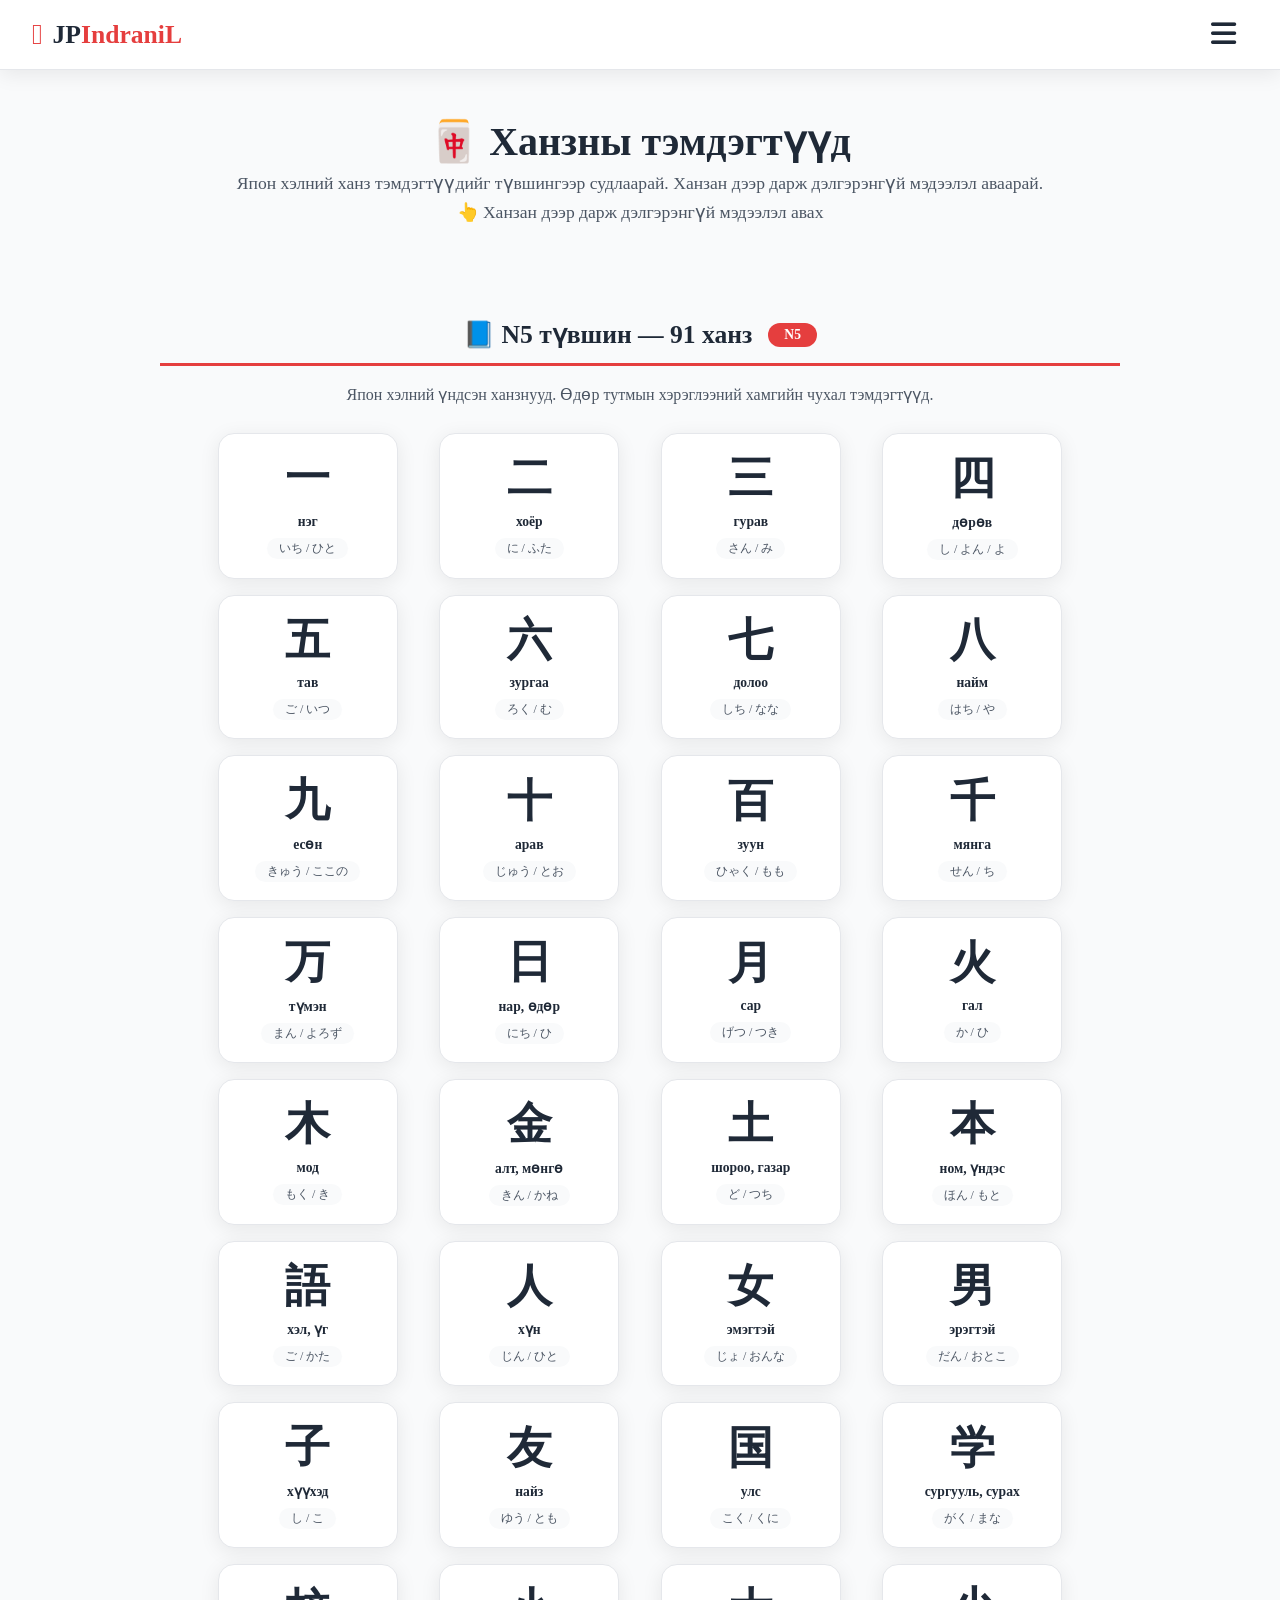
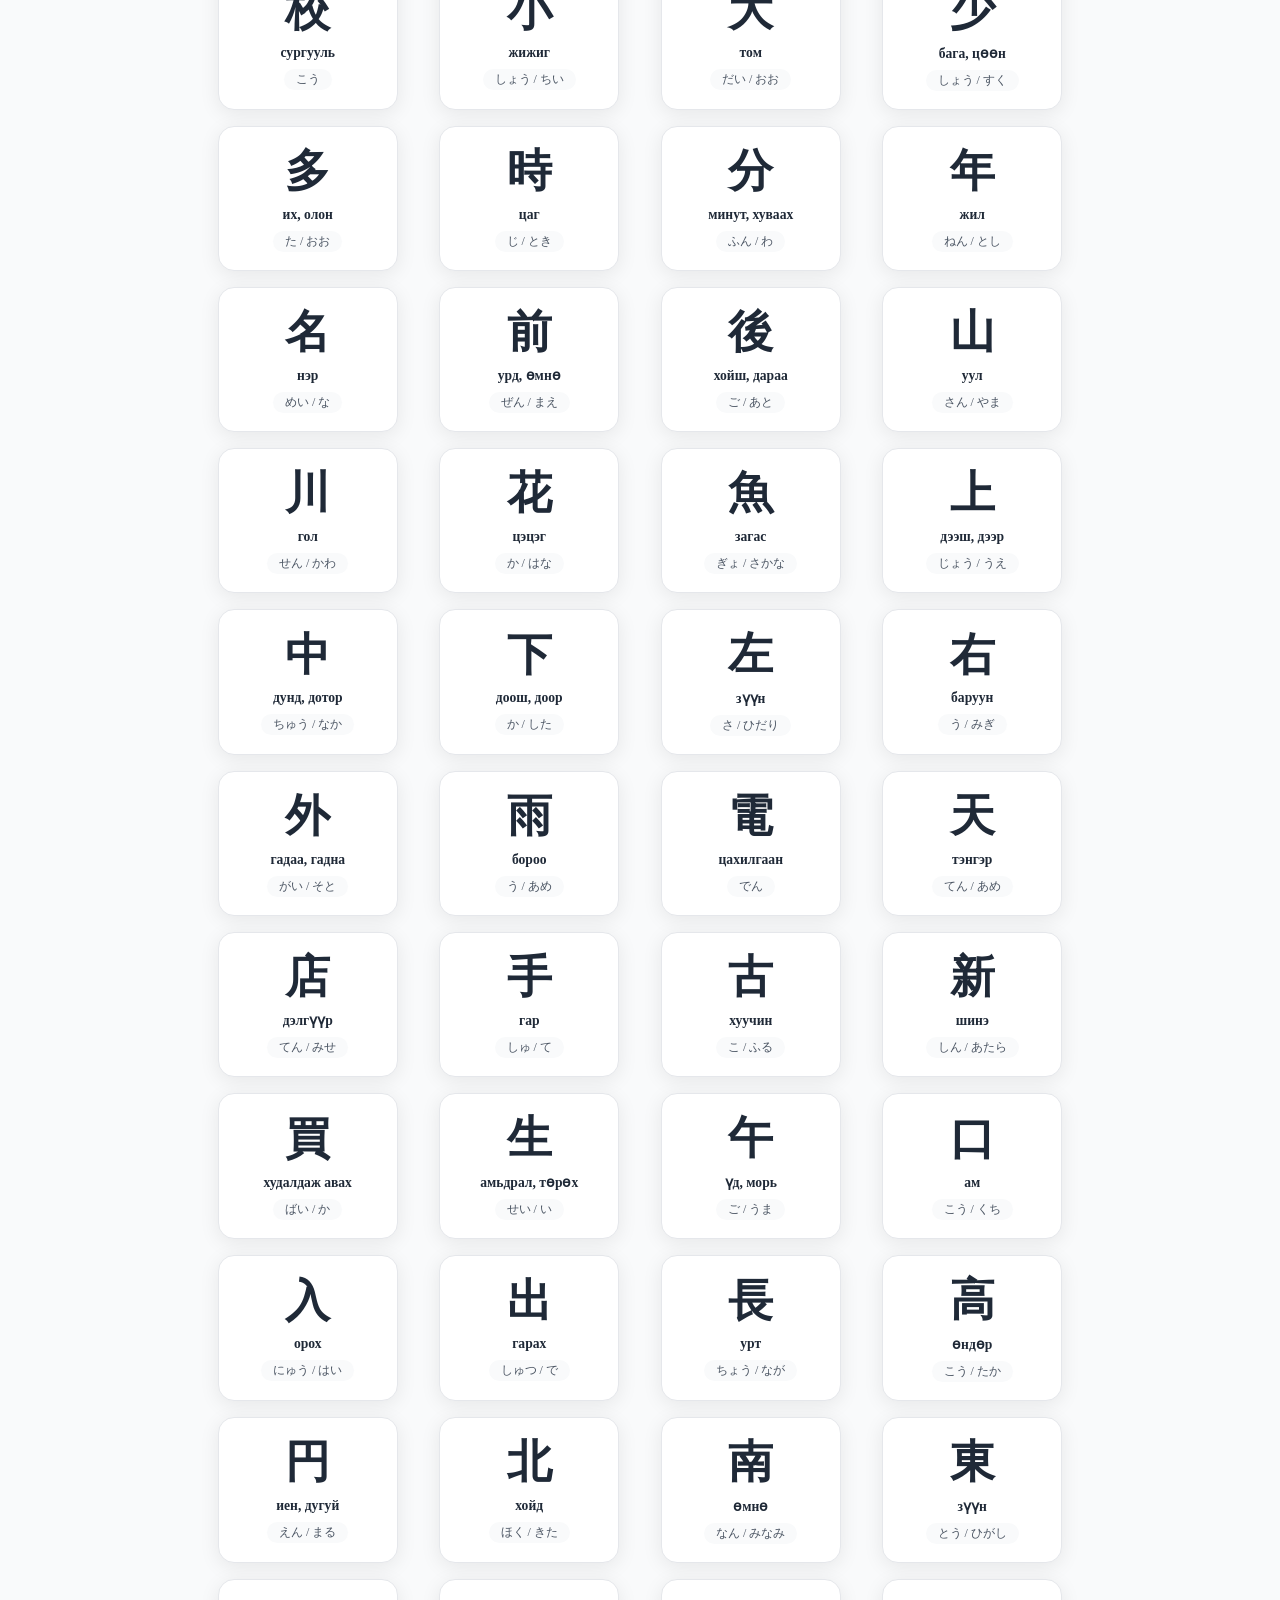
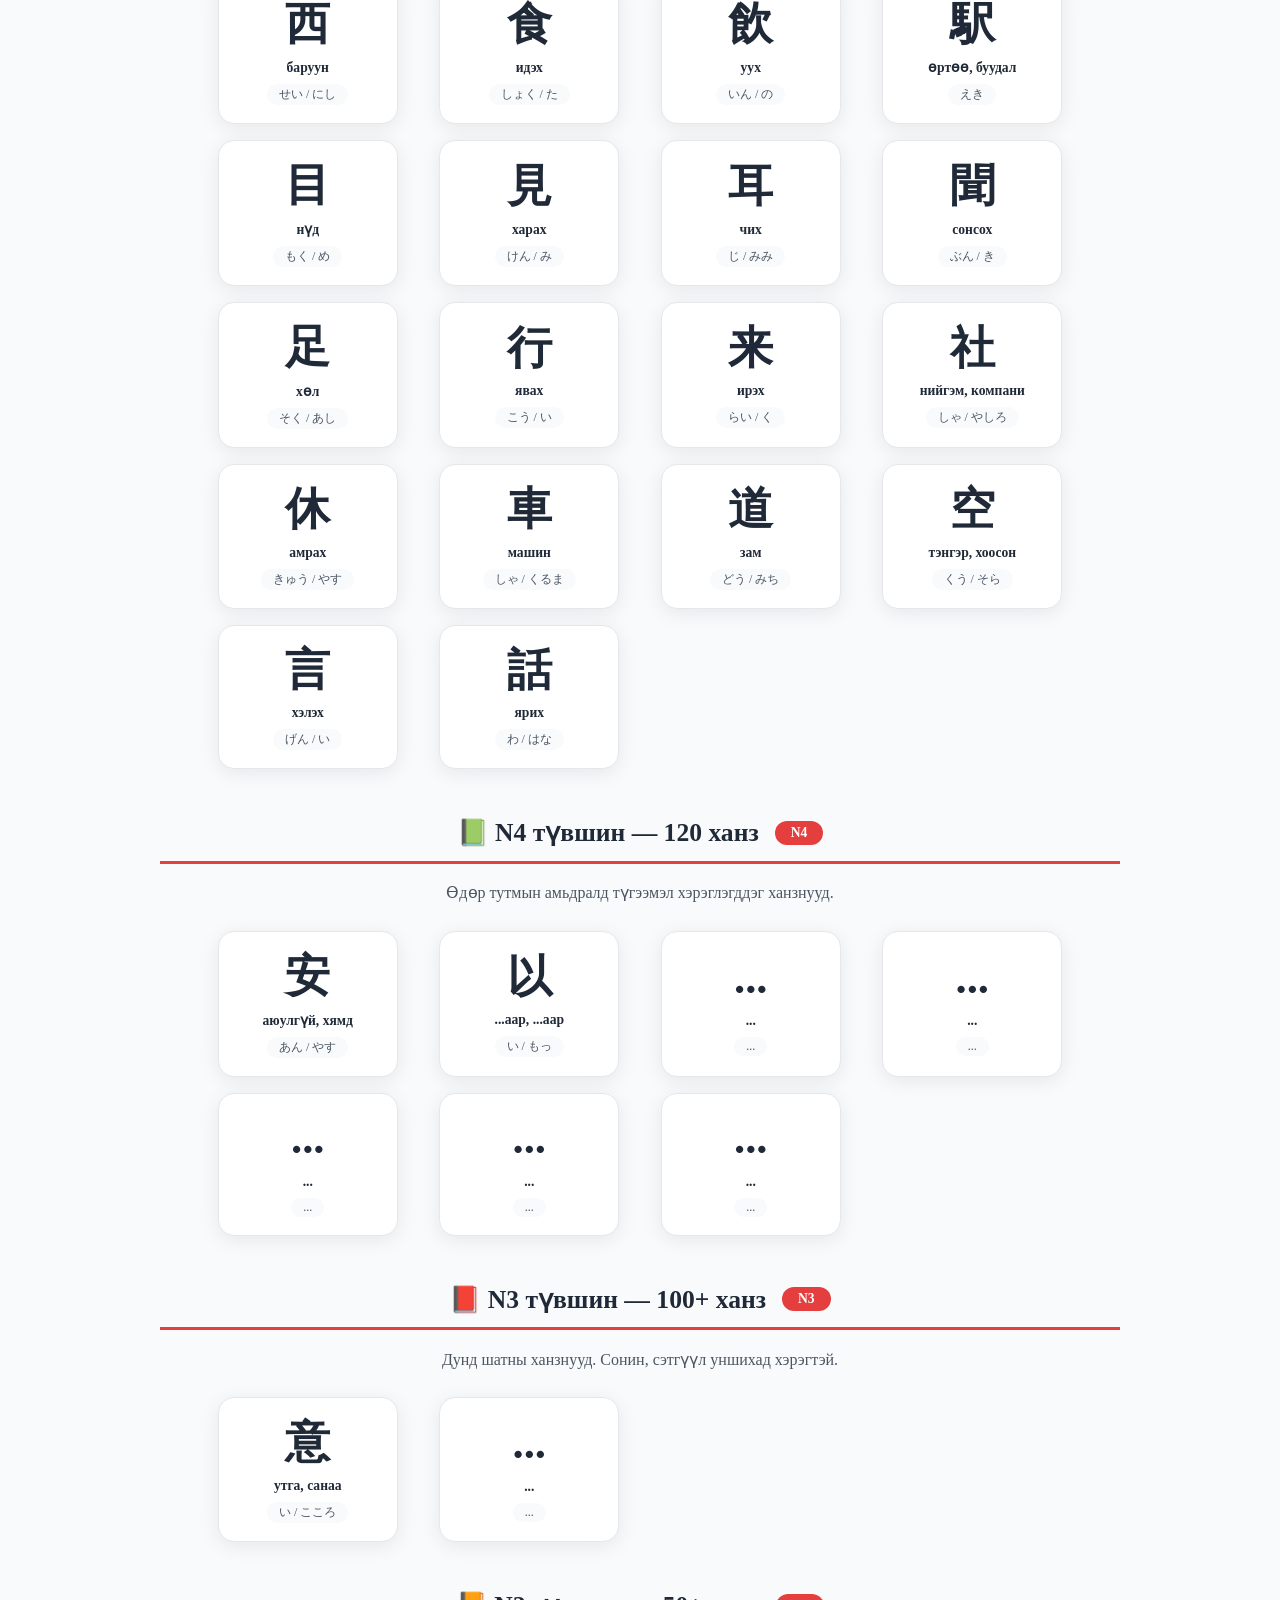
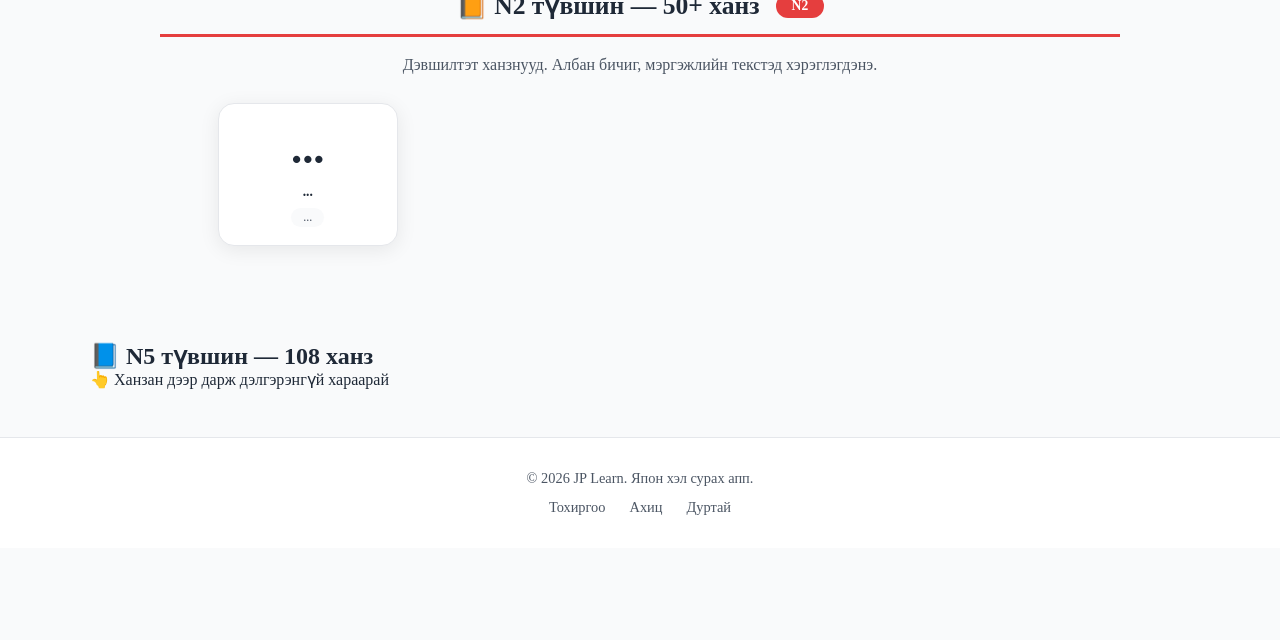
<file: kanji.html>
<!DOCTYPE html>
<html lang="mn" data-theme="light">
<head>
    <meta charset="UTF-8">
    <meta name="viewport" content="width=device-width, initial-scale=1.0">
    <title>Япон хэл сурах апп</title>
    <link rel="stylesheet" href="../style.css">
    <link rel="stylesheet" href="../mobile.css" media="screen and (max-width: 768px)">
    <link rel="stylesheet" href="https://cdnjs.cloudflare.com/ajax/libs/font-awesome/6.0.0-beta3/css/all.min.css">
    <link rel="preconnect" href="https://fonts.googleapis.com">
    <link rel="preconnect" href="https://fonts.gstatic.com" crossorigin>
    <link href="https://fonts.googleapis.com/css2?family=Roboto:ital,wght@0,100..900;1,100..900&display=swap" rel="stylesheet">
    <link rel="stylesheet" href="https://fonts.googleapis.com/css2?family=Material+Symbols+Outlined:opsz,wght,FILL,GRAD@20..48,100..700,0..1,-50..200&icon_names=keyboard_double_arrow_down" />
</head>
<body>
    <!-- ===== NAVBAR ===== -->
    <nav class="navbar">
        <div class="nav-logo">
            <i class="#fas fa-language"></i>  <!-- ✅ #-г устгасан -->
            <span>JP<span class="logo-highlight">IndraniL</span></span>
        </div>
        <button class="hamburger" id="hamburgerBtn" aria-label="Меню нээх">
            <i class="fas fa-bars"></i>
        </button>
    </nav>

    <!-- ===== МЕНЮ ===== -->
    <div class="menu-overlay" id="menuOverlay">
        <div class="menu-container">
            <button class="menu-close-btn" id="menuCloseBtn" aria-label="Меню хаах">
                <i class="fas fa-times"></i>
            </button>
            <div class="menu-controls">
                <div class="control-group">
                    <span class="control-label"></span>
                    <button class="theme-toggle" id="themeToggle">
                        <i class="fas fa-moon"></i>

                    </button>
                </div>
                <div class="control-group">
                    <span class="control-label"><i class="fas fa-globe"></i> </span>
                    <div class="lang-dropdown" id="langDropdown">
                        <button class="lang-dropdown-toggle" id="langToggle">
                            <span id="currentLangLabel">MN</span>
                            <i class="fas fa-chevron-down"></i>
                        </button>
                        <div class="lang-dropdown-menu" id="langMenu">
                            <button class="lang-option active" data-lang="mn">
                                <span class="lang-option-code">MN</span>
                                <span class="lang-option-name">Монгол</span>
                            </button>
                            <button class="lang-option" data-lang="en">
                                <span class="lang-option-code">EN</span>
                                <span class="lang-option-name">English</span>
                            </button>
                            <button class="lang-option" data-lang="jp">
                                <span class="lang-option-code">JP</span>
                                <span class="lang-option-name">日本語</span>
                            </button>
                        </div>
                    </div>
                </div>
            </div>
            <div class="menu-links">
                <a href="../index.html" class="menu-link active" data-i18n="menu_home"><i class="fas fa-home"></i> Нүүр</a>
                <a href="hiragana.html" class="menu-link" data-i18n="menu_hiragana"><i class="fas fa-font"></i> Хирагана</a>
                <a href="katakana.html" class="menu-link" data-i18n="menu_katakana"><i class="fas fa-font"></i> Катакана</a>
                <a href="kanji.html" class="menu-link" data-i18n="menu_kanji"><i class="fas fa-icons"></i> Ханз</a>  <!-- ✅ Ханз → Канжи -->
                <a href="grammar.html" class="menu-link" data-i18n="menu_grammar"><i class="fas fa-book-open"></i> Дүрэм</a>
                <a href="vocabulary.html" class="menu-link" data-i18n="menu_vocabulary"><i class="fas fa-list-ul"></i> Үгсийн сан</a>
                <a href="listening.html" class="menu-link" data-i18n="menu_listening"><i class="fas fa-headphones"></i> Сонсгол</a>
                <a href="quiz.html" class="menu-link" data-i18n="menu_quiz"><i class="fas fa-question-circle"></i> Шалгалт</a>
                <a href="pdf.html" class="menu-link" data-i18n="menu_pdf"><i class="fas fa-file-pdf"></i> PDF</a>
                <a href="favorites.html" class="menu-link" data-i18n="menu_favorites"><i class="fas fa-heart"></i> Дуртай</a>
                <a href="progress.html" class="menu-link" data-i18n="menu_progress"><i class="fas fa-chart-line"></i> Ахиц</a>
                <a href="settings.html" class="menu-link" data-i18n="menu_settings"><i class="fas fa-cog"></i> Тохиргоо</a>
            </div>
        </div>
    </div>
    
   

    <!-- ===== ҮНДСЭН АГУУЛГА ===== -->
     <!-- ===== ҮНДСЭН АГУУЛГА ===== -->
    <main class="page-content">
        <div class="container">
            <!-- Гарчиг -->
            <div class="section-header fade-in">
                <h1 data-i18n="kanji_title">🀄 Ханзны тэмдэгтүүд</h1>
                <p data-i18n="kanji_desc">Япон хэлний ханз тэмдэгтүүдийг түвшингээр судлаарай. Ханзан дээр дарж дэлгэрэнгүй мэдээлэл аваарай.</p>
                <p class="click-hint" data-i18n="kanji_click_hint">👆 Ханзан дээр дарж дэлгэрэнгүй мэдээлэл авах</p>
            </div>

        <main class="page-content">
        <div class="container">
            <!-- Гарчиг -->

            
 <!-- ============ 
 N5 ТҮВШИН 
 ============= -->
            <div class="level-section">
                <div class="level-header fade-in">
                    <h2 data-i18n="level_n5">📘 N5 түвшин — 91 ханз</h2>
                    <span class="level-badge">N5</span>
                </div>
                <p class="level-desc fade-in" data-i18n="level_n5_desc">Япон хэлний үндсэн ханзнууд. Өдөр тутмын хэрэглээний хамгийн чухал тэмдэгтүүд.</p>
                
                <!-- N5 ХАНЗНЫ GRID (91 ханз) -->
                <div class="kanji-grid-5" id="kanjiGrid">
                    <!-- Энд өмнөх бүх N5 ханзны кодыг оруулна -->
                    <!-- Бүрэн жагсаалтыг доор харуулав -->
                    <!-- ============================================ -->
<!-- N5 ХАНЗНЫ БҮРЭН ЖАГСААЛТ (91 ханз)          -->
<!-- ============================================ -->
<!-- N5 ХАНЗНЫ БҮРЭН ЖАГСААЛТ (91 ханз)          -->
<!-- ============================================ -->

<!-- 1-р МӨР: 一 ニ 三 四 五 -->
<div class="kanji-card-5 fade-in" data-char="一" data-on="いち" data-kun="ひと" data-meaning="нэг" data-description="Тооны нэгийг илэрхийлдэг. 一つ (нэг зүйл).">
    <span class="kanji-char">一</span>
    <span class="kanji-meaning">нэг</span>
    <span class="kanji-reading">いち / ひと</span>
</div>
<div class="kanji-card-5 fade-in" data-char="二" data-on="に" data-kun="ふた" data-meaning="хоёр" data-description="Тооны хоёрыг илэрхийлдэг. 二つ (хоёр зүйл).">
    <span class="kanji-char">二</span>
    <span class="kanji-meaning">хоёр</span>
    <span class="kanji-reading">に / ふた</span>
</div>
<div class="kanji-card-5 fade-in" data-char="三" data-on="さん" data-kun="み" data-meaning="гурав" data-description="Гурван хэвтээ зурааснаас бүрддэг. 三つ (гурав зүйл).">
    <span class="kanji-char">三</span>
    <span class="kanji-meaning">гурав</span>
    <span class="kanji-reading">さん / み</span>
</div>
<div class="kanji-card-5 fade-in" data-char="四" data-on="し / よん" data-kun="よ" data-meaning="дөрөв" data-description="Дөрөв гэсэн тоо. 四つ (дөрөв зүйл).">
    <span class="kanji-char">四</span>
    <span class="kanji-meaning">дөрөв</span>
    <span class="kanji-reading">し / よん / よ</span>
</div>
<div class="kanji-card-5 fade-in" data-char="五" data-on="ご" data-kun="いつ" data-meaning="тав" data-description="Тав гэсэн тоо. 五つ (тав зүйл).">
    <span class="kanji-char">五</span>
    <span class="kanji-meaning">тав</span>
    <span class="kanji-reading">ご / いつ</span>
</div>

<!-- 2-р МӨР: 六 七 八 九 十 -->
<div class="kanji-card-5 fade-in" data-char="六" data-on="ろく" data-kun="む" data-meaning="зургаа" data-description="Зургаа гэсэн тоо. 六つ (зургаа зүйл).">
    <span class="kanji-char">六</span>
    <span class="kanji-meaning">зургаа</span>
    <span class="kanji-reading">ろく / む</span>
</div>
<div class="kanji-card-5 fade-in" data-char="七" data-on="しち / なな" data-kun="なな" data-meaning="долоо" data-description="Долоо гэсэн тоо. 七つ (долоо зүйл).">
    <span class="kanji-char">七</span>
    <span class="kanji-meaning">долоо</span>
    <span class="kanji-reading">しち / なな</span>
</div>
<div class="kanji-card-5 fade-in" data-char="八" data-on="はち" data-kun="や" data-meaning="найм" data-description="Найм гэсэн тоо. 八つ (найм зүйл).">
    <span class="kanji-char">八</span>
    <span class="kanji-meaning">найм</span>
    <span class="kanji-reading">はち / や</span>
</div>
<div class="kanji-card-5 fade-in" data-char="九" data-on="きゅう" data-kun="ここの" data-meaning="есөн" data-description="Есөн гэсэн тоо. 九つ (есөн зүйл).">
    <span class="kanji-char">九</span>
    <span class="kanji-meaning">есөн</span>
    <span class="kanji-reading">きゅう / ここの</span>
</div>
<div class="kanji-card-5 fade-in" data-char="十" data-on="じゅう" data-kun="とお" data-meaning="арав" data-description="Арав гэсэн тоо. 十 (арав).">
    <span class="kanji-char">十</span>
    <span class="kanji-meaning">арав</span>
    <span class="kanji-reading">じゅう / とお</span>
</div>

<!-- 3-р МӨР: 百 千 万 日 月 -->
<div class="kanji-card-5 fade-in" data-char="百" data-on="ひゃく" data-kun="もも" data-meaning="зуун" data-description="Зуун гэсэн тоо. 百円 (зуун иен).">
    <span class="kanji-char">百</span>
    <span class="kanji-meaning">зуун</span>
    <span class="kanji-reading">ひゃく / もも</span>
</div>
<div class="kanji-card-5 fade-in" data-char="千" data-on="せん" data-kun="ち" data-meaning="мянга" data-description="Мянган гэсэн тоо. 千円 (мянган иен).">
    <span class="kanji-char">千</span>
    <span class="kanji-meaning">мянга</span>
    <span class="kanji-reading">せん / ち</span>
</div>
<div class="kanji-card-5 fade-in" data-char="万" data-on="まん" data-kun="よろず" data-meaning="түмэн" data-description="Түмэн гэсэн тоо. 一万 (нэг түмэн).">
    <span class="kanji-char">万</span>
    <span class="kanji-meaning">түмэн</span>
    <span class="kanji-reading">まん / よろず</span>
</div>
<div class="kanji-card-5 fade-in" data-char="日" data-on="にち / じつ" data-kun="ひ / か" data-meaning="нар, өдөр" data-description="Нар, өдөр гэсэн утгатай. 日本 (Япон).">
    <span class="kanji-char">日</span>
    <span class="kanji-meaning">нар, өдөр</span>
    <span class="kanji-reading">にち / ひ</span>
</div>
<div class="kanji-card-5 fade-in" data-char="月" data-on="げつ / がつ" data-kun="つき" data-meaning="сар" data-description="Сар гэсэн утгатай. 月曜日 (Даваа гараг).">
    <span class="kanji-char">月</span>
    <span class="kanji-meaning">сар</span>
    <span class="kanji-reading">げつ / つき</span>
</div>

<!-- 4-р МӨР: 火 木 金 土 本 -->
<div class="kanji-card-5 fade-in" data-char="火" data-on="か" data-kun="ひ" data-meaning="гал" data-description="Гал гэсэн утгатай. 火曜日 (Мягмар гараг).">
    <span class="kanji-char">火</span>
    <span class="kanji-meaning">гал</span>
    <span class="kanji-reading">か / ひ</span>
</div>
<div class="kanji-card-5 fade-in" data-char="木" data-on="もく" data-kun="き" data-meaning="мод" data-description="Мод гэсэн утгатай. 木曜日 (Пүрэв гараг).">
    <span class="kanji-char">木</span>
    <span class="kanji-meaning">мод</span>
    <span class="kanji-reading">もく / き</span>
</div>
<div class="kanji-card-5 fade-in" data-char="金" data-on="きん" data-kun="かね" data-meaning="алт, мөнгө" data-description="Алт, мөнгө гэсэн утгатай. 金曜日 (Баасан гараг).">
    <span class="kanji-char">金</span>
    <span class="kanji-meaning">алт, мөнгө</span>
    <span class="kanji-reading">きん / かね</span>
</div>
<div class="kanji-card-5 fade-in" data-char="土" data-on="ど" data-kun="つち" data-meaning="шороо, газар" data-description="Шороо, газар гэсэн утгатай. 土曜日 (Бямба гараг).">
    <span class="kanji-char">土</span>
    <span class="kanji-meaning">шороо, газар</span>
    <span class="kanji-reading">ど / つち</span>
</div>
<div class="kanji-card-5 fade-in" data-char="本" data-on="ほん" data-kun="もと" data-meaning="ном, үндэс" data-description="Ном, үндсэн гэсэн утгатай. 日本語 (Япон хэл).">
    <span class="kanji-char">本</span>
    <span class="kanji-meaning">ном, үндэс</span>
    <span class="kanji-reading">ほん / もと</span>
</div>

<!-- 5-р МӨР: 語 人 女 男 子 -->
<div class="kanji-card-5 fade-in" data-char="語" data-on="ご" data-kun="かた" data-meaning="хэл, үг" data-description="Хэл, үг гэсэн утгатай. 日本語 (Япон хэл).">
    <span class="kanji-char">語</span>
    <span class="kanji-meaning">хэл, үг</span>
    <span class="kanji-reading">ご / かた</span>
</div>
<div class="kanji-card-5 fade-in" data-char="人" data-on="じん / にん" data-kun="ひと" data-meaning="хүн" data-description="Хүн гэсэн утгатай. 日本人 (Япон хүн).">
    <span class="kanji-char">人</span>
    <span class="kanji-meaning">хүн</span>
    <span class="kanji-reading">じん / ひと</span>
</div>
<div class="kanji-card-5 fade-in" data-char="女" data-on="じょ" data-kun="おんな" data-meaning="эмэгтэй" data-description="Эмэгтэй хүн гэсэн утгатай. 女性 (эмэгтэй хүн).">
    <span class="kanji-char">女</span>
    <span class="kanji-meaning">эмэгтэй</span>
    <span class="kanji-reading">じょ / おんな</span>
</div>
<div class="kanji-card-5 fade-in" data-char="男" data-on="だん" data-kun="おとこ" data-meaning="эрэгтэй" data-description="Эрэгтэй хүн гэсэн утгатай. 男性 (эрэгтэй хүн).">
    <span class="kanji-char">男</span>
    <span class="kanji-meaning">эрэгтэй</span>
    <span class="kanji-reading">だん / おとこ</span>
</div>
<div class="kanji-card-5 fade-in" data-char="子" data-on="し" data-kun="こ" data-meaning="хүүхэд" data-description="Хүүхэд гэсэн утгатай. 子供 (хүүхэд).">
    <span class="kanji-char">子</span>
    <span class="kanji-meaning">хүүхэд</span>
    <span class="kanji-reading">し / こ</span>
</div>

<!-- 6-р МӨР: 友 国 学 校 小 -->
<div class="kanji-card-5 fade-in" data-char="友" data-on="ゆう" data-kun="とも" data-meaning="найз" data-description="Найз гэсэн утгатай. 友人 (найз).">
    <span class="kanji-char">友</span>
    <span class="kanji-meaning">найз</span>
    <span class="kanji-reading">ゆう / とも</span>
</div>
<div class="kanji-card-5 fade-in" data-char="国" data-on="こく" data-kun="くに" data-meaning="улс" data-description="Улс гэсэн утгатай. 中国 (Хятад).">
    <span class="kanji-char">国</span>
    <span class="kanji-meaning">улс</span>
    <span class="kanji-reading">こく / くに</span>
</div>
<div class="kanji-card-5 fade-in" data-char="学" data-on="がく" data-kun="まな" data-meaning="сургууль, сурах" data-description="Сурах, сургууль гэсэн утгатай. 学校 (сургууль).">
    <span class="kanji-char">学</span>
    <span class="kanji-meaning">сургууль, сурах</span>
    <span class="kanji-reading">がく / まな</span>
</div>
<div class="kanji-card-5 fade-in" data-char="校" data-on="こう" data-kun="-" data-meaning="сургууль" data-description="Сургууль гэсэн утгатай. 学校 (сургууль).">
    <span class="kanji-char">校</span>
    <span class="kanji-meaning">сургууль</span>
    <span class="kanji-reading">こう</span>
</div>
<div class="kanji-card-5 fade-in" data-char="小" data-on="しょう" data-kun="ちい" data-meaning="жижиг" data-description="Жижиг гэсэн утгатай. 小さい (жижиг).">
    <span class="kanji-char">小</span>
    <span class="kanji-meaning">жижиг</span>
    <span class="kanji-reading">しょう / ちい</span>
</div>

<!-- 7-р МӨР: 大 少 多 時 分 -->
<div class="kanji-card-5 fade-in" data-char="大" data-on="だい" data-kun="おお" data-meaning="том" data-description="Том гэсэн утгатай. 大学 (их сургууль).">
    <span class="kanji-char">大</span>
    <span class="kanji-meaning">том</span>
    <span class="kanji-reading">だい / おお</span>
</div>
<div class="kanji-card-5 fade-in" data-char="少" data-on="しょう" data-kun="すく" data-meaning="бага, цөөн" data-description="Бага, цөөн гэсэн утгатай. 少し (жаахан).">
    <span class="kanji-char">少</span>
    <span class="kanji-meaning">бага, цөөн</span>
    <span class="kanji-reading">しょう / すく</span>
</div>
<div class="kanji-card-5 fade-in" data-char="多" data-on="た" data-kun="おお" data-meaning="их, олон" data-description="Их, олон гэсэн утгатай. 多い (их).">
    <span class="kanji-char">多</span>
    <span class="kanji-meaning">их, олон</span>
    <span class="kanji-reading">た / おお</span>
</div>
<div class="kanji-card-5 fade-in" data-char="時" data-on="じ" data-kun="とき" data-meaning="цаг" data-description="Цаг гэсэн утгатай. 時間 (цаг хугацаа).">
    <span class="kanji-char">時</span>
    <span class="kanji-meaning">цаг</span>
    <span class="kanji-reading">じ / とき</span>
</div>
<div class="kanji-card-5 fade-in" data-char="分" data-on="ふん / ぶん" data-kun="わ" data-meaning="минут, хуваах" data-description="Минут, хуваах гэсэн утгатай. 分かる (ойлгох).">
    <span class="kanji-char">分</span>
    <span class="kanji-meaning">минут, хуваах</span>
    <span class="kanji-reading">ふん / わ</span>
</div>

<!-- 8-р МӨР: 年 名 前 後 山 -->
<div class="kanji-card-5 fade-in" data-char="年" data-on="ねん" data-kun="とし" data-meaning="жил" data-description="Жил гэсэн утгатай. 年 (жил).">
    <span class="kanji-char">年</span>
    <span class="kanji-meaning">жил</span>
    <span class="kanji-reading">ねん / とし</span>
</div>
<div class="kanji-card-5 fade-in" data-char="名" data-on="めい / みょう" data-kun="な" data-meaning="нэр" data-description="Нэр гэсэн утгатай. 名前 (нэр).">
    <span class="kanji-char">名</span>
    <span class="kanji-meaning">нэр</span>
    <span class="kanji-reading">めい / な</span>
</div>
<div class="kanji-card-5 fade-in" data-char="前" data-on="ぜん" data-kun="まえ" data-meaning="урд, өмнө" data-description="Урд, өмнө гэсэн утгатай. 前 (урд).">
    <span class="kanji-char">前</span>
    <span class="kanji-meaning">урд, өмнө</span>
    <span class="kanji-reading">ぜん / まえ</span>
</div>
<div class="kanji-card-5 fade-in" data-char="後" data-on="ご / こう" data-kun="うし / あと" data-meaning="хойш, дараа" data-description="Хойш, дараа гэсэн утгатай. 後 (дараа).">
    <span class="kanji-char">後</span>
    <span class="kanji-meaning">хойш, дараа</span>
    <span class="kanji-reading">ご / あと</span>
</div>
<div class="kanji-card-5 fade-in" data-char="山" data-on="さん" data-kun="やま" data-meaning="уул" data-description="Уул гэсэн утгатай. 富士山 (Фүжи уул).">
    <span class="kanji-char">山</span>
    <span class="kanji-meaning">уул</span>
    <span class="kanji-reading">さん / やま</span>
</div>

<!-- 9-р МӨР: 川 花 魚 上 中 -->
<div class="kanji-card-5 fade-in" data-char="川" data-on="せん" data-kun="かわ" data-meaning="гол" data-description="Гол гэсэн утгатай. 川崎 (Кавасаки).">
    <span class="kanji-char">川</span>
    <span class="kanji-meaning">гол</span>
    <span class="kanji-reading">せん / かわ</span>
</div>
<div class="kanji-card-5 fade-in" data-char="花" data-on="か" data-kun="はな" data-meaning="цэцэг" data-description="Цэцэг гэсэн утгатай. 花見 (цэцэг үзэх баяр).">
    <span class="kanji-char">花</span>
    <span class="kanji-meaning">цэцэг</span>
    <span class="kanji-reading">か / はな</span>
</div>
<div class="kanji-card-5 fade-in" data-char="魚" data-on="ぎょ" data-kun="さかな / うお" data-meaning="загас" data-description="Загас гэсэн утгатай. 魚 (загас).">
    <span class="kanji-char">魚</span>
    <span class="kanji-meaning">загас</span>
    <span class="kanji-reading">ぎょ / さかな</span>
</div>
<div class="kanji-card-5 fade-in" data-char="上" data-on="じょう" data-kun="うえ" data-meaning="дээш, дээр" data-description="Дээш, дээр гэсэн утгатай. 上 (дээр).">
    <span class="kanji-char">上</span>
    <span class="kanji-meaning">дээш, дээр</span>
    <span class="kanji-reading">じょう / うえ</span>
</div>
<div class="kanji-card-5 fade-in" data-char="中" data-on="ちゅう" data-kun="なか" data-meaning="дунд, дотор" data-description="Дунд, дотор гэсэн утгатай. 中国 (Хятад).">
    <span class="kanji-char">中</span>
    <span class="kanji-meaning">дунд, дотор</span>
    <span class="kanji-reading">ちゅう / なか</span>
</div>

<!-- 10-р МӨР: 下 左 右 外 雨 -->
<div class="kanji-card-5 fade-in" data-char="下" data-on="か" data-kun="した" data-meaning="доош, доор" data-description="Доош, доор гэсэн утгатай. 下 (доор).">
    <span class="kanji-char">下</span>
    <span class="kanji-meaning">доош, доор</span>
    <span class="kanji-reading">か / した</span>
</div>
<div class="kanji-card-5 fade-in" data-char="左" data-on="さ" data-kun="ひだり" data-meaning="зүүн" data-description="Зүүн гэсэн утгатай. 左 (зүүн).">
    <span class="kanji-char">左</span>
    <span class="kanji-meaning">зүүн</span>
    <span class="kanji-reading">さ / ひだり</span>
</div>
<div class="kanji-card-5 fade-in" data-char="右" data-on="う / ゆう" data-kun="みぎ" data-meaning="баруун" data-description="Баруун гэсэн утгатай. 右 (баруун).">
    <span class="kanji-char">右</span>
    <span class="kanji-meaning">баруун</span>
    <span class="kanji-reading">う / みぎ</span>
</div>
<div class="kanji-card-5 fade-in" data-char="外" data-on="がい" data-kun="そと" data-meaning="гадаа, гадна" data-description="Гадаа, гадна гэсэн утгатай. 外 (гадна).">
    <span class="kanji-char">外</span>
    <span class="kanji-meaning">гадаа, гадна</span>
    <span class="kanji-reading">がい / そと</span>
</div>
<div class="kanji-card-5 fade-in" data-char="雨" data-on="う" data-kun="あめ" data-meaning="бороо" data-description="Бороо гэсэн утгатай. 雨 (бороо).">
    <span class="kanji-char">雨</span>
    <span class="kanji-meaning">бороо</span>
    <span class="kanji-reading">う / あめ</span>
</div>

<!-- 11-р МӨР: 電 天 店 手 古 -->
<div class="kanji-card-5 fade-in" data-char="電" data-on="でん" data-kun="-" data-meaning="цахилгаан" data-description="Цахилгаан гэсэн утгатай. 電車 (цахилгаан тэрэг).">
    <span class="kanji-char">電</span>
    <span class="kanji-meaning">цахилгаан</span>
    <span class="kanji-reading">でん</span>
</div>
<div class="kanji-card-5 fade-in" data-char="天" data-on="てん" data-kun="あめ / あま" data-meaning="тэнгэр" data-description="Тэнгэр гэсэн утгатай. 天気 (цаг агаар).">
    <span class="kanji-char">天</span>
    <span class="kanji-meaning">тэнгэр</span>
    <span class="kanji-reading">てん / あめ</span>
</div>
<div class="kanji-card-5 fade-in" data-char="店" data-on="てん" data-kun="みせ" data-meaning="дэлгүүр" data-description="Дэлгүүр гэсэн утгатай. 店 (дэлгүүр).">
    <span class="kanji-char">店</span>
    <span class="kanji-meaning">дэлгүүр</span>
    <span class="kanji-reading">てん / みせ</span>
</div>
<div class="kanji-card-5 fade-in" data-char="手" data-on="しゅ" data-kun="て" data-meaning="гар" data-description="Гар гэсэн утгатай. 手 (гар).">
    <span class="kanji-char">手</span>
    <span class="kanji-meaning">гар</span>
    <span class="kanji-reading">しゅ / て</span>
</div>
<div class="kanji-card-5 fade-in" data-char="古" data-on="こ" data-kun="ふる" data-meaning="хуучин" data-description="Хуучин гэсэн утгатай. 古い (хуучин).">
    <span class="kanji-char">古</span>
    <span class="kanji-meaning">хуучин</span>
    <span class="kanji-reading">こ / ふる</span>
</div>

<!-- 12-р МӨР: 新 買 生 午 口 -->
<div class="kanji-card-5 fade-in" data-char="新" data-on="しん" data-kun="あたら" data-meaning="шинэ" data-description="Шинэ гэсэн утгатай. 新しい (шинэ).">
    <span class="kanji-char">新</span>
    <span class="kanji-meaning">шинэ</span>
    <span class="kanji-reading">しん / あたら</span>
</div>
<div class="kanji-card-5 fade-in" data-char="買" data-on="ばい" data-kun="か" data-meaning="худалдаж авах" data-description="Худалдаж авах гэсэн утгатай. 買う (худалдаж авах).">
    <span class="kanji-char">買</span>
    <span class="kanji-meaning">худалдаж авах</span>
    <span class="kanji-reading">ばい / か</span>
</div>
<div class="kanji-card-5 fade-in" data-char="生" data-on="せい / しょう" data-kun="い" data-meaning="амьдрал, төрөх" data-description="Амьдрал, төрөх гэсэн утгатай. 生まれる (төрөх).">
    <span class="kanji-char">生</span>
    <span class="kanji-meaning">амьдрал, төрөх</span>
    <span class="kanji-reading">せい / い</span>
</div>
<div class="kanji-card-5 fade-in" data-char="午" data-on="ご" data-kun="うま" data-meaning="үд, морь" data-description="Үд, морь гэсэн утгатай. 午前 (өглөө).">
    <span class="kanji-char">午</span>
    <span class="kanji-meaning">үд, морь</span>
    <span class="kanji-reading">ご / うま</span>
</div>
<div class="kanji-card-5 fade-in" data-char="口" data-on="こう / く" data-kun="くち" data-meaning="ам" data-description="Ам гэсэн утгатай. 口 (ам).">
    <span class="kanji-char">口</span>
    <span class="kanji-meaning">ам</span>
    <span class="kanji-reading">こう / くち</span>
</div>

<!-- 13-р МӨР: 入 出 長 高 円 -->
<div class="kanji-card-5 fade-in" data-char="入" data-on="にゅう" data-kun="はい / い" data-meaning="орох" data-description="Орох гэсэн утгатай. 入る (орох).">
    <span class="kanji-char">入</span>
    <span class="kanji-meaning">орох</span>
    <span class="kanji-reading">にゅう / はい</span>
</div>
<div class="kanji-card-5 fade-in" data-char="出" data-on="しゅつ" data-kun="で" data-meaning="гарах" data-description="Гарах гэсэн утгатай. 出る (гарах).">
    <span class="kanji-char">出</span>
    <span class="kanji-meaning">гарах</span>
    <span class="kanji-reading">しゅつ / で</span>
</div>
<div class="kanji-card-5 fade-in" data-char="長" data-on="ちょう" data-kun="なが" data-meaning="урт" data-description="Урт гэсэн утгатай. 長い (урт).">
    <span class="kanji-char">長</span>
    <span class="kanji-meaning">урт</span>
    <span class="kanji-reading">ちょう / なが</span>
</div>
<div class="kanji-card-5 fade-in" data-char="高" data-on="こう" data-kun="たか" data-meaning="өндөр" data-description="Өндөр гэсэн утгатай. 高い (өндөр).">
    <span class="kanji-char">高</span>
    <span class="kanji-meaning">өндөр</span>
    <span class="kanji-reading">こう / たか</span>
</div>
<div class="kanji-card-5 fade-in" data-char="円" data-on="えん" data-kun="まる" data-meaning="иен, дугуй" data-description="Иен, дугуй гэсэн утгатай. 円 (иен).">
    <span class="kanji-char">円</span>
    <span class="kanji-meaning">иен, дугуй</span>
    <span class="kanji-reading">えん / まる</span>
</div>

<!-- 14-р МӨР: 北 南 東 西 食 -->
<div class="kanji-card-5 fade-in" data-char="北" data-on="ほく" data-kun="きた" data-meaning="хойд" data-description="Хойд гэсэн утгатай. 北 (хойд).">
    <span class="kanji-char">北</span>
    <span class="kanji-meaning">хойд</span>
    <span class="kanji-reading">ほく / きた</span>
</div>
<div class="kanji-card-5 fade-in" data-char="南" data-on="なん" data-kun="みなみ" data-meaning="өмнө" data-description="Өмнө гэсэн утгатай. 南 (өмнө).">
    <span class="kanji-char">南</span>
    <span class="kanji-meaning">өмнө</span>
    <span class="kanji-reading">なん / みなみ</span>
</div>
<div class="kanji-card-5 fade-in" data-char="東" data-on="とう" data-kun="ひがし" data-meaning="зүүн" data-description="Зүүн гэсэн утгатай. 東 (зүүн).">
    <span class="kanji-char">東</span>
    <span class="kanji-meaning">зүүн</span>
    <span class="kanji-reading">とう / ひがし</span>
</div>
<div class="kanji-card-5 fade-in" data-char="西" data-on="せい / さい" data-kun="にし" data-meaning="баруун" data-description="Баруун гэсэн утгатай. 西 (баруун).">
    <span class="kanji-char">西</span>
    <span class="kanji-meaning">баруун</span>
    <span class="kanji-reading">せい / にし</span>
</div>
<div class="kanji-card-5 fade-in" data-char="食" data-on="しょく" data-kun="た" data-meaning="идэх" data-description="Идэх гэсэн утгатай. 食べる (идэх).">
    <span class="kanji-char">食</span>
    <span class="kanji-meaning">идэх</span>
    <span class="kanji-reading">しょく / た</span>
</div>

<!-- 15-р МӨР: 飲 駅 目 見 耳 -->
<div class="kanji-card-5 fade-in" data-char="飲" data-on="いん" data-kun="の" data-meaning="уух" data-description="Уух гэсэн утгатай. 飲む (уух).">
    <span class="kanji-char">飲</span>
    <span class="kanji-meaning">уух</span>
    <span class="kanji-reading">いん / の</span>
</div>
<div class="kanji-card-5 fade-in" data-char="駅" data-on="えき" data-kun="-" data-meaning="өртөө, буудал" data-description="Өртөө, буудал гэсэн утгатай. 駅 (өртөө).">
    <span class="kanji-char">駅</span>
    <span class="kanji-meaning">өртөө, буудал</span>
    <span class="kanji-reading">えき</span>
</div>
<div class="kanji-card-5 fade-in" data-char="目" data-on="もく" data-kun="め" data-meaning="нүд" data-description="Нүд гэсэн утгатай. 目 (нүд).">
    <span class="kanji-char">目</span>
    <span class="kanji-meaning">нүд</span>
    <span class="kanji-reading">もく / め</span>
</div>
<div class="kanji-card-5 fade-in" data-char="見" data-on="けん" data-kun="み" data-meaning="харах" data-description="Харах гэсэн утгатай. 見る (харах).">
    <span class="kanji-char">見</span>
    <span class="kanji-meaning">харах</span>
    <span class="kanji-reading">けん / み</span>
</div>
<div class="kanji-card-5 fade-in" data-char="耳" data-on="じ" data-kun="みみ" data-meaning="чих" data-description="Чих гэсэн утгатай. 耳 (чих).">
    <span class="kanji-char">耳</span>
    <span class="kanji-meaning">чих</span>
    <span class="kanji-reading">じ / みみ</span>
</div>

<!-- 16-р МӨР: 聞 足 行 来 社 -->
<div class="kanji-card-5 fade-in" data-char="聞" data-on="ぶん" data-kun="き" data-meaning="сонсох" data-description="Сонсох гэсэн утгатай. 聞く (сонсох).">
    <span class="kanji-char">聞</span>
    <span class="kanji-meaning">сонсох</span>
    <span class="kanji-reading">ぶん / き</span>
</div>
<div class="kanji-card-5 fade-in" data-char="足" data-on="そく" data-kun="あし" data-meaning="хөл" data-description="Хөл гэсэн утгатай. 足 (хөл).">
    <span class="kanji-char">足</span>
    <span class="kanji-meaning">хөл</span>
    <span class="kanji-reading">そく / あし</span>
</div>
<div class="kanji-card-5 fade-in" data-char="行" data-on="こう" data-kun="い" data-meaning="явах" data-description="Явах гэсэн утгатай. 行く (явах).">
    <span class="kanji-char">行</span>
    <span class="kanji-meaning">явах</span>
    <span class="kanji-reading">こう / い</span>
</div>
<div class="kanji-card-5 fade-in" data-char="来" data-on="らい" data-kun="く" data-meaning="ирэх" data-description="Ирэх гэсэн утгатай. 来る (ирэх).">
    <span class="kanji-char">来</span>
    <span class="kanji-meaning">ирэх</span>
    <span class="kanji-reading">らい / く</span>
</div>
<div class="kanji-card-5 fade-in" data-char="社" data-on="しゃ" data-kun="やしろ" data-meaning="нийгэм, компани" data-description="Нийгэм, компани гэсэн утгатай. 会社 (компани).">
    <span class="kanji-char">社</span>
    <span class="kanji-meaning">нийгэм, компани</span>
    <span class="kanji-reading">しゃ / やしろ</span>
</div>

<!-- 17-р МӨР: 休 車 道 空 言 -->
<div class="kanji-card-5 fade-in" data-char="休" data-on="きゅう" data-kun="やす" data-meaning="амрах" data-description="Амрах гэсэн утгатай. 休む (амрах).">
    <span class="kanji-char">休</span>
    <span class="kanji-meaning">амрах</span>
    <span class="kanji-reading">きゅう / やす</span>
</div>
<div class="kanji-card-5 fade-in" data-char="車" data-on="しゃ" data-kun="くるま" data-meaning="машин" data-description="Машин гэсэн утгатай. 車 (машин).">
    <span class="kanji-char">車</span>
    <span class="kanji-meaning">машин</span>
    <span class="kanji-reading">しゃ / くるま</span>
</div>
<div class="kanji-card-5 fade-in" data-char="道" data-on="どう" data-kun="みち" data-meaning="зам" data-description="Зам гэсэн утгатай. 道 (зам).">
    <span class="kanji-char">道</span>
    <span class="kanji-meaning">зам</span>
    <span class="kanji-reading">どう / みち</span>
</div>
<div class="kanji-card-5 fade-in" data-char="空" data-on="くう" data-kun="そら" data-meaning="тэнгэр, хоосон" data-description="Тэнгэр, хоосон гэсэн утгатай. 空気 (агаар).">
    <span class="kanji-char">空</span>
    <span class="kanji-meaning">тэнгэр, хоосон</span>
    <span class="kanji-reading">くう / そら</span>
</div>
<div class="kanji-card-5 fade-in" data-char="言" data-on="げん" data-kun="い" data-meaning="хэлэх" data-description="Хэлэх гэсэн утгатай. 言う (хэлэх).">
    <span class="kanji-char">言</span>
    <span class="kanji-meaning">хэлэх</span>
    <span class="kanji-reading">げん / い</span>
</div>

<!-- 18-р МӨР: 話 -->
<div class="kanji-card-5 fade-in" data-char="話" data-on="わ" data-kun="はな" data-meaning="ярих" data-description="Ярих гэсэн утгатай. 話す (ярих).">
    <span class="kanji-char">話</span>
    <span class="kanji-meaning">ярих</span>
    <span class="kanji-reading">わ / はな</span>
</div>
                </div>
            </div>
            
<!-- ===== 
N4 ТҮВШИН 
===== -->
    <div class="level-section">
    <div class="level-header fade-in">
        <h2 data-i18n="level_n4">📗 N4 түвшин — 120 ханз</h2>
    <span class="level-badge">N4</span>
                </div>
                <p class="level-desc fade-in" data-i18n="level_n4_desc">Өдөр тутмын амьдралд түгээмэл хэрэглэгддэг ханзнууд.</p>
                
                <!-- N4 ХАНЗНЫ GRID (120 ханз) -->
    <div class="kanji-grid-5" id="kanjiGridN4">
                    <!-- N4 ханзнууд энд ирнэ -->

    <div class="kanji-card-5 fade-in" data-char="安" data-on="あん" data-kun="やす" data-meaning="аюулгүй, хямд" data-description="Аюулгүй, хямд гэсэн утгатай. 安全 (аюулгүй), 安い (хямд).">
    <span class="kanji-char">安</span>
    <span class="kanji-meaning">аюулгүй, хямд</span>
    <span class="kanji-reading">あん / やす</span>
                    </div>
    <div class="kanji-card-5 fade-in" data-char="以" data-on="い" data-kun="もっ" data-meaning="...аар, ...аар" data-description="...аар, ...аар гэсэн утгатай. 以来 (хойш).">
        <span class="kanji-char">以</span>
    <span class="kanji-meaning">...аар, ...аар</span>
    <span class="kanji-reading">い / もっ</span>
    </div>
    <!-- Илүү олон N4 ханз энд нэмэх -->
    <div class="kanji-card-5 fade-in" data-char="..." data-on="..." data-kun="..." data-meaning="..." data-description="...">
    <span class="kanji-char">...</span>
    <span class="kanji-meaning">...</span>
    <span class="kanji-reading">...</span>
                    </div>
      <div class="kanji-card-5 fade-in" data-char="..." data-on="..." data-kun="..." data-meaning="..." data-description="...">
        <span class="kanji-char">...</span>
        <span class="kanji-meaning">...</span>
        <span class="kanji-reading">...</span>
    </div>    <div class="kanji-card-5 fade-in" data-char="..." data-on="..." data-kun="..." data-meaning="..." data-description="...">
        <span class="kanji-char">...</span>
        <span class="kanji-meaning">...</span>
        <span class="kanji-reading">...</span>
    </div>    <div class="kanji-card-5 fade-in" data-char="..." data-on="..." data-kun="..." data-meaning="..." data-description="...">
        <span class="kanji-char">...</span>
        <span class="kanji-meaning">...</span>
        <span class="kanji-reading">...</span>
    </div>    <div class="kanji-card-5 fade-in" data-char="..." data-on="..." data-kun="..." data-meaning="..." data-description="...">
        <span class="kanji-char">...</span>
        <span class="kanji-meaning">...</span>
        <span class="kanji-reading">...</span>
    </div>                  
                </div>
            </div>
            
            <!-- ===== N3 ТҮВШИН ===== -->
            <div class="level-section">
                <div class="level-header fade-in">
                    <h2 data-i18n="level_n3">📕 N3 түвшин — 100+ ханз</h2>
                    <span class="level-badge">N3</span>
                </div>
                <p class="level-desc fade-in" data-i18n="level_n3_desc">Дунд шатны ханзнууд. Сонин, сэтгүүл уншихад хэрэгтэй.</p>
                
                <!-- N3 ХАНЗНЫ GRID -->
                <div class="kanji-grid-5" id="kanjiGridN3">
                    <div class="kanji-card-5 fade-in" data-char="意" data-on="い" data-kun="こころ" data-meaning="утга, санаа" data-description="Утга, санаа гэсэн утгатай. 意味 (утга).">
                        <span class="kanji-char">意</span>
                        <span class="kanji-meaning">утга, санаа</span>
                        <span class="kanji-reading">い / こころ</span>
                    </div>
                    <div class="kanji-card-5 fade-in" data-char="..." data-on="..." data-kun="..." data-meaning="..." data-description="...">
                        <span class="kanji-char">...</span>
                        <span class="kanji-meaning">...</span>
                        <span class="kanji-reading">...</span>
                    </div>
                </div>
            </div>
            
            <!-- ===== N2 ТҮВШИН ===== -->
            <div class="level-section">
                <div class="level-header fade-in">
                    <h2 data-i18n="level_n2">📙 N2 түвшин — 50+ ханз</h2>
                    <span class="level-badge">N2</span>
                </div>
                <p class="level-desc fade-in" data-i18n="level_n2_desc">Дэвшилтэт ханзнууд. Албан бичиг, мэргэжлийн текстэд хэрэглэгдэнэ.</p>
                
                <!-- N2 ХАНЗНЫ GRID -->
                <div class="kanji-grid-5" id="kanjiGridN2">
                    <div class="kanji-card-5 fade-in" data-char="..." data-on="..." data-kun="..." data-meaning="..." data-description="...">
                        <span class="kanji-char">...</span>
                        <span class="kanji-meaning">...</span>
                        <span class="kanji-reading">...</span>
                    </div>
                </div>
            </div>
            
        </div>
    </main>
    
    <!-- ===== MODAL ЦОНХ ===== -->
    <div class="modal-overlay" id="kanjiModal">
        <div class="modal-container">
            <button class="modal-close" id="modalClose">
                <i class="fas fa-times"></i>
            </button>
            <div class="modal-content">
                <div class="modal-char" id="modalChar">日</div>
                <div class="modal-row">
                    <span class="modal-label">📖 Он дуудлага (音読み)</span>
                    <span class="modal-value" id="modalOn">にち</span>
                </div>
                <div class="modal-row">
                    <span class="modal-label">📖 Күн дуудлага (訓読み)</span>
                    <span class="modal-value" id="modalKun">ひ</span>
                </div>
                <div class="modal-row">
                    <span class="modal-label">🇲🇳 Орчуулга</span>
                    <span class="modal-value" id="modalMeaning">нар, өдөр</span>
                </div>
                <div class="modal-row modal-description-row">
                    <span class="modal-label">📝 Тайлбар</span>
                    <p class="modal-description" id="modalDescription">Нар, өдөр гэсэн утгатай. Жишээ нь: 日本 (Япон), 日曜日 (Ням гараг).</p>
                </div>
                <button class="modal-fav-btn" id="modalFavBtn">
                    <i class="fas fa-heart"></i> Дуртай руу нэмэх
                </button>
            </div>
        </div>
    </div>

  <!-- /kanji-grid-5 -->

 <!-- Канжи үсгийн тоо -->
 
    <div class="kanji-bottom-section fade-in">
    <div class="kanji-bottom-content">
        <h2 data-i18n="kanji_footer_title">📘 N5 түвшин — 108 ханз</h2>
        <p data-i18n="kanji_footer_hint">👆 Ханзан дээр дарж дэлгэрэнгүй хараарай</p>
    </div>
</div>
</div>
</main>

    <!-- ===== MODAL ЦОНХ ===== -->
    <div class="modal-overlay" id="kanjiModal">
        <div class="modal-container">
            <button class="modal-close" id="modalClose">
                <i class="fas fa-times"></i>
            </button>
            <div class="modal-content">
                <div class="modal-char" id="modalChar">日</div>
                <div class="modal-row">
                    <span class="modal-label">📖 Он дуудлага (音読み)</span>
                    <span class="modal-value" id="modalOn">にち</span>
                </div>
                <div class="modal-row">
                    <span class="modal-label">📖 Күн дуудлага (訓読み)</span>
                    <span class="modal-value" id="modalKun">ひ</span>
                </div>
                <div class="modal-row">
                    <span class="modal-label">🇲🇳 Орчуулга</span>
                    <span class="modal-value" id="modalMeaning">нар, өдөр</span>
                </div>
                <div class="modal-row modal-description-row">
                    <span class="modal-label">📝 Тайлбар</span>
                    <p class="modal-description" id="modalDescription">Нар, өдөр гэсэн утгатай. Жишээ нь: 日本 (Япон), 日曜日 (Ням гараг).</p>
                </div>
                <button class="modal-fav-btn" id="modalFavBtn">
                    <i class="fas fa-heart"></i> Дуртай руу нэмэх
                </button>
            </div>
        </div>
    </div>

 <!-- ===== GO TO TOP ТОВЧ (Дээш хөдөлгөхөд гарч ирнэ) ===== -->
<button class="go-top-btn" id="goTopBtn" aria-label="Дээд хэсэг рүү очих">
    <i class="fas fa-arrow-up"></i>
</button>


    <!-- ============ 
        ХӨЛ <footer>
        ============== -->
    <footer class="footer">
        <div class="container">
            <p data-i18n="footer_text">© 2026 JP Learn. Япон хэл сурах апп.</p>
            <div class="footer-links">
                <a href="pages/settings.html" data-i18n="footer_settings">Тохиргоо</a>
                <a href="pages/progress.html" data-i18n="footer_progress">Ахиц</a>
                <a href="pages/favorites.html" data-i18n="footer_favorites">Дуртай</a>
            </div>
        </div>
    </footer>
    <script src="../script.js"></script>
    <!-- Канжи modal-д зориулсан тусдаа JS -->
    <script>
        (function() {
            'use strict';

            const modal = document.getElementById('kanjiModal');
            const modalClose = document.getElementById('modalClose');
            const modalChar = document.getElementById('modalChar');
            const modalOn = document.getElementById('modalOn');
            const modalKun = document.getElementById('modalKun');
            const modalMeaning = document.getElementById('modalMeaning');
            const modalDescription = document.getElementById('modalDescription');
            const modalFavBtn = document.getElementById('modalFavBtn');

            const kanjiCards = document.querySelectorAll('.kanji-card-5');

            function openModal(card) {
                const char = card.dataset.char || '?';
                const on = card.dataset.on || '-';
                const kun = card.dataset.kun || '-';
                const meaning = card.dataset.meaning || '-';
                const description = card.dataset.description || 'Тайлбар байхгүй.';

                modalChar.textContent = char;
                modalOn.textContent = on;
                modalKun.textContent = kun;
                modalMeaning.textContent = meaning;
                modalDescription.textContent = description;

                modalFavBtn.dataset.char = char;
                modalFavBtn.dataset.meaning = meaning;

                modal.classList.add('active');
                document.body.style.overflow = 'hidden';
            }

            function closeModal() {
                modal.classList.remove('active');
                document.body.style.overflow = '';
            }

            kanjiCards.forEach(card => {
                card.addEventListener('click', function(e) {
                    if (!this.dataset.char) return;
                    openModal(this);
                });
            });

            modalClose.addEventListener('click', closeModal);
            modal.addEventListener('click', function(e) {
                if (e.target === this) closeModal();
            });
            document.addEventListener('keydown', function(e) {
                if (e.key === 'Escape' && modal.classList.contains('active')) closeModal();
            });

            modalFavBtn.addEventListener('click', function() {
                const char = this.dataset.char;
                if (!char) return;
                let favorites = JSON.parse(localStorage.getItem('jp_favorites') || '[]');
                if (!favorites.includes(char)) {
                    favorites.push(char);
                    localStorage.setItem('jp_favorites', JSON.stringify(favorites));
                    this.innerHTML = '<i class="fas fa-heart" style="color:#ef4444;"></i> Хадгалсан!';
                    this.style.background = '#ef444420';
                    this.style.borderColor = '#ef4444';
                    setTimeout(() => {
                        this.innerHTML = '<i class="fas fa-heart"></i> Дуртай руу нэмэх';
                        this.style.background = '';
                        this.style.borderColor = '';
                    }, 2000);
                } else {
                    alert('Энэ канжи аль хэдийн дуртай жагсаалтад байна.');
                }
            });

            // Fade-in (script.js-тэй зөрчилдөхгүй)
            const fadeElements = document.querySelectorAll('.fade-in');
            function checkFadeIn() {
                const windowHeight = window.innerHeight;
                const triggerPoint = windowHeight - 100;
                fadeElements.forEach(el => {
                    const rect = el.getBoundingClientRect();
                    if (rect.top < triggerPoint) {
                        el.classList.add('visible');
                    }
                });
            }
            window.addEventListener('load', () => setTimeout(checkFadeIn, 300));
            window.addEventListener('scroll', checkFadeIn);

        })();
    </script>

</body>
</html>
</file>
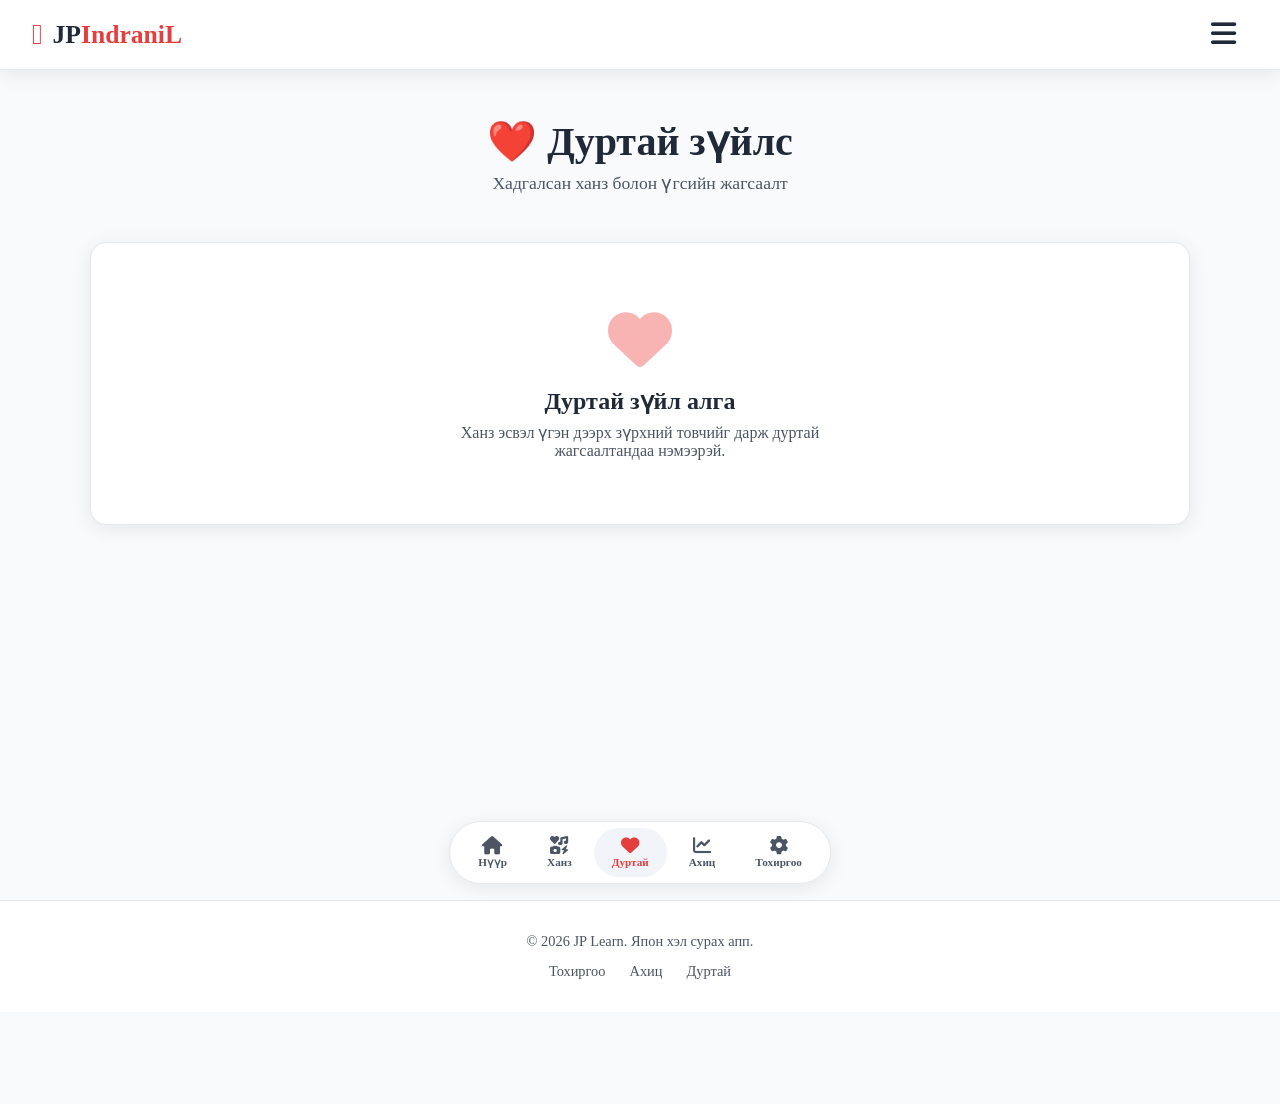
<file: pages/favorites.html>
<!DOCTYPE html>
<html lang="mn" data-theme="light">
<head>
    <meta charset="UTF-8">
    <meta name="viewport" content="width=device-width, initial-scale=1.0">
    <title>Япон хэл сурах апп</title>
    <link rel="stylesheet" href="../style.css">
    <link rel="stylesheet" href="../mobile.css" media="screen and (max-width: 768px)">
    <link rel="stylesheet" href="https://cdnjs.cloudflare.com/ajax/libs/font-awesome/6.0.0-beta3/css/all.min.css">
    <link rel="preconnect" href="https://fonts.googleapis.com">
    <link rel="preconnect" href="https://fonts.gstatic.com" crossorigin>
    <link href="https://fonts.googleapis.com/css2?family=Roboto:ital,wght@0,100..900;1,100..900&display=swap" rel="stylesheet">
    <link rel="stylesheet" href="https://fonts.googleapis.com/css2?family=Material+Symbols+Outlined:opsz,wght,FILL,GRAD@20..48,100..700,0..1,-50..200&icon_names=keyboard_double_arrow_down" />
</head>
<body>
    <!-- ===== NAVBAR ===== -->
    <nav class="navbar">
        <div class="nav-logo">
            <i class="#fas fa-language"></i>  <!-- ✅ #-г устгасан -->
            <span>JP<span class="logo-highlight">IndraniL</span></span>
        </div>
        <button class="hamburger" id="hamburgerBtn" aria-label="Меню нээх">
            <i class="fas fa-bars"></i>
        </button>
    </nav>

    <!-- ===== МЕНЮ ===== -->
    <div class="menu-overlay" id="menuOverlay">
        <div class="menu-container">
            <button class="menu-close-btn" id="menuCloseBtn" aria-label="Меню хаах">
                <i class="fas fa-times"></i>
            </button>
            <div class="menu-controls">
                <div class="control-group">
                    <span class="control-label"></span>
                    <button class="theme-toggle" id="themeToggle">
                        <i class="fas fa-moon"></i>
                        <span id="themeText"></span>
                    </button>
                </div>
                <div class="control-group">
                    <span class="control-label"><i class="fas fa-globe"></i> </span>
                    <div class="lang-dropdown" id="langDropdown">
                        <button class="lang-dropdown-toggle" id="langToggle">
                            <span id="currentLangLabel">MN</span>
                            <i class="fas fa-chevron-down"></i>
                        </button>
                        <div class="lang-dropdown-menu" id="langMenu">
                            <button class="lang-option active" data-lang="mn">
                                <span class="lang-option-code">MN</span>
                                <span class="lang-option-name">Монгол</span>
                            </button>
                            <button class="lang-option" data-lang="en">
                                <span class="lang-option-code">EN</span>
                                <span class="lang-option-name">English</span>
                            </button>
                            <button class="lang-option" data-lang="jp">
                                <span class="lang-option-code">JP</span>
                                <span class="lang-option-name">日本語</span>
                            </button>
                        </div>
                    </div>
                </div>
            </div>
            <div class="menu-links">
                <a href="../index.html" class="menu-link" data-i18n="menu_home"><i class="fas fa-home"></i> Нүүр</a>
                <a href="hiragana.html" class="menu-link" data-i18n="menu_hiragana"><i class="fas fa-font"></i> Хирагана</a>
                <a href="katakana.html" class="menu-link" data-i18n="menu_katakana"><i class="fas fa-font"></i> Катакана</a>
                <a href="kanji.html" class="menu-link" data-i18n="menu_kanji"><i class="fas fa-icons"></i> Ханз</a>  <!-- ✅ Ханз → Канжи -->
                <a href="grammar.html" class="menu-link" data-i18n="menu_grammar"><i class="fas fa-book-open"></i> Дүрэм</a>
                <a href="vocabulary.html" class="menu-link" data-i18n="menu_vocabulary"><i class="fas fa-list-ul"></i> Үгсийн сан</a>
                <a href="listening.html" class="menu-link" data-i18n="menu_listening"><i class="fas fa-headphones"></i> Сонсгол</a>
                <a href="quiz.html" class="menu-link" data-i18n="menu_quiz"><i class="fas fa-question-circle"></i> Шалгалт</a>
                <a href="pdf.html" class="menu-link" data-i18n="menu_pdf"><i class="fas fa-file-pdf"></i> PDF</a>
                <a href="favorites.html" class="menu-link active" data-i18n="menu_favorites"><i class="fas fa-heart"></i> Дуртай</a>
                <a href="progress.html" class="menu-link" data-i18n="menu_progress"><i class="fas fa-chart-line"></i> Ахиц</a>
                <a href="settings.html" class="menu-link" data-i18n="menu_settings"><i class="fas fa-cog"></i> Тохиргоо</a>
<a href="login.html" class="menu-link" id="menuLoginLink" data-i18n="menu_login"><i class="fas fa-user"></i> Нэвтрэх</a>
            </div>
        </div>
    </div>

        <!-- ===== ҮНДСЭН АГУУЛГА ===== -->
    <main class="page-content">
        <div class="container">
            <div class="section-header fade-in">
                <h1 data-i18n="favorites_title">❤️ Дуртай зүйлс</h1>
                <p data-i18n="favorites_subtitle">Хадгалсан ханз болон үгсийн жагсаалт</p>
            </div>

            <div class="fav-empty-state fade-in" id="favEmpty" style="display:none;">
                <i class="fas fa-heart"></i>
                <h3 data-i18n="favorites_empty_title">Дуртай зүйл алга</h3>
                <p data-i18n="favorites_empty_desc">Ханз эсвэл үгэн дээрх зүрхний товчийг дарж дуртай жагсаалтандаа нэмээрэй.</p>
            </div>

            <div class="favorites-list fade-in" id="favList"></div>
        </div>
    </main>

    <!-- ===== GO TO TOP ТОВЧ ===== -->
<button class="go-top-btn" id="goTopBtn" aria-label="Дээд хэсэг рүү очих">
    <i class="fas fa-arrow-up"></i>
</button>

    <!-- ===== ХӨЛ ===== -->
    <footer class="footer">
        <div class="container">
            <p data-i18n="footer_text">© 2026 JP Learn. Япон хэл сурах апп.</p>
            <div class="footer-links">
                <a href="settings.html" data-i18n="footer_settings">Тохиргоо</a>
                <a href="progress.html" data-i18n="footer_progress">Ахиц</a>
                <a href="favorites.html" data-i18n="footer_favorites">Дуртай</a>
            </div>
        </div>
    </footer>
    <!-- ===== ДООД НАВИГАЦ (утасны апп) ===== -->
    <nav class="bottom-nav" aria-label="Bottom navigation">
        <a href="../index.html" class="bottom-nav-item"><i class="fas fa-home"></i><span data-i18n="menu_home">Нүүр</span></a>
        <a href="kanji.html" class="bottom-nav-item"><i class="fas fa-icons"></i><span data-i18n="menu_kanji">Ханз</span></a>
        <a href="favorites.html" class="bottom-nav-item active"><i class="fas fa-heart"></i><span data-i18n="menu_favorites">Дуртай</span></a>
        <a href="progress.html" class="bottom-nav-item"><i class="fas fa-chart-line"></i><span data-i18n="menu_progress">Ахиц</span></a>
        <a href="settings.html" class="bottom-nav-item"><i class="fas fa-cog"></i><span data-i18n="menu_settings">Тохиргоо</span></a>
    </nav>
    <script src="../script.js"></script>
    <script src="../kanji-data.js"></script>
    <script src="../vocabulary-data.js"></script>
    <script>
function t(key) {
    try {
        var lang = localStorage.getItem('jp-lang') || 'mn';
        return (translations[lang] && translations[lang][key]) || key;
    } catch (e) { return key; }
}
(function() {
    var list = document.getElementById('favList');
    var empty = document.getElementById('favEmpty');
    if (!list) return;

    function getFavs() {
        try { return JSON.parse(localStorage.getItem('jp_favorites') || '[]'); } catch (e) { return []; }
    }

    function describe(item) {
        if (typeof kanjiData !== 'undefined' && kanjiData[item]) {
            var d = kanjiData[item];
            var reading = [d.onyomi, d.kunyomi].filter(Boolean).join(' / ');
            return { type: t('fav_type_kanji'), word: item, info: (reading ? reading + ' — ' : '') + d.meaning };
        }
        if (typeof vocabularyData !== 'undefined') {
            for (var i = 0; i < vocabularyData.length; i++) {
                if (vocabularyData[i].jp === item) {
                    var w = vocabularyData[i];
                    return { type: t('fav_type_word'), word: item, info: w.reading + ' (' + w.romaji + ') — ' + w.mn };
                }
            }
        }
        return { type: t('fav_type_word'), word: item, info: '' };
    }

    function render() {
        var favs = getFavs();
        list.innerHTML = '';
        empty.style.display = favs.length ? 'none' : 'block';
        favs.forEach(function(item) {
            var d = describe(item);
            var row = document.createElement('div');
            row.className = 'favorite-item';
            row.innerHTML = '<div class="fav-content">'
                + '<span class="fav-type">' + d.type + '</span>'
                + '<span class="fav-word">' + d.word + '</span>'
                + (d.info ? '<span class="fav-meaning">' + d.info + '</span>' : '')
                + '</div>'
                + '<button class="fav-remove" aria-label="remove"><i class="fas fa-trash"></i></button>';
            row.querySelector('.fav-remove').addEventListener('click', function() {
                var f = getFavs().filter(function(x) { return x !== item; });
                localStorage.setItem('jp_favorites', JSON.stringify(f));
                render();
            });
            list.appendChild(row);
        });
    }

    document.addEventListener('languageChanged', render);
    render();
})();
    </script>
</body>
</html>
</file>
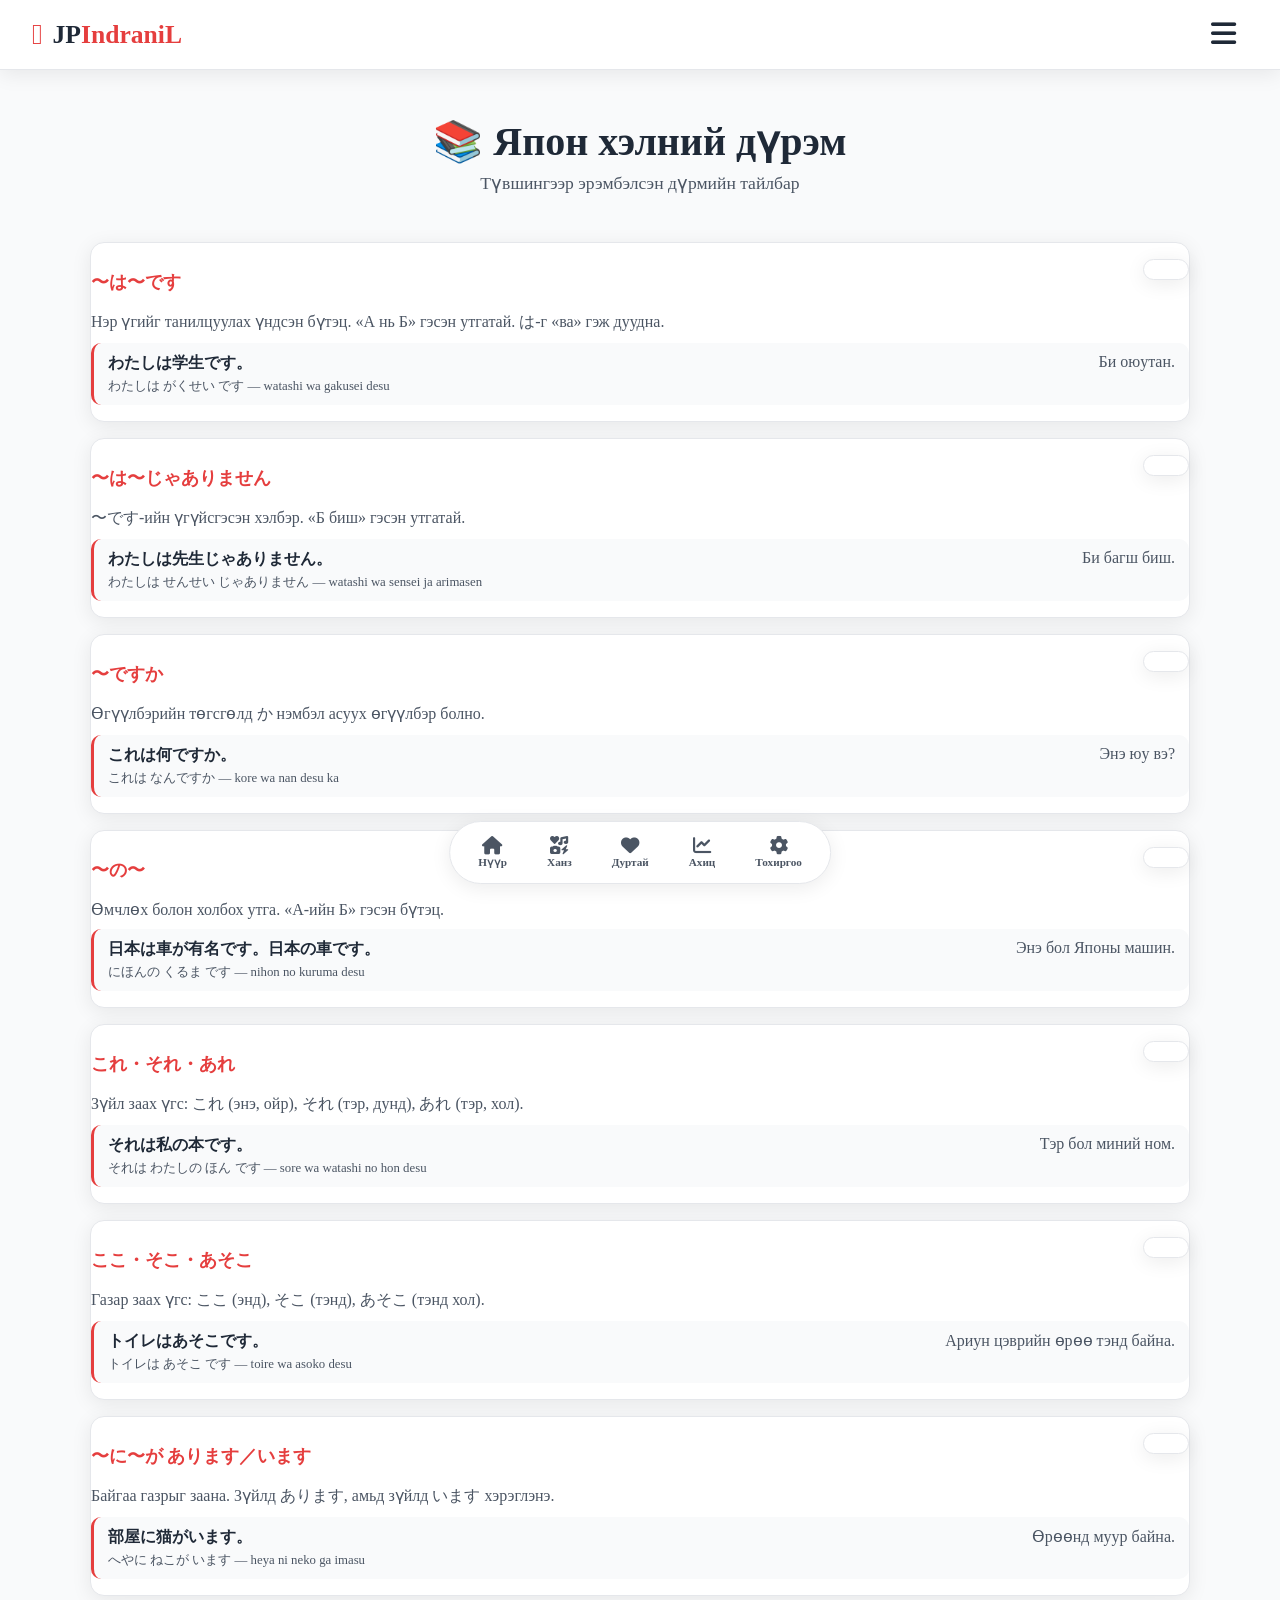
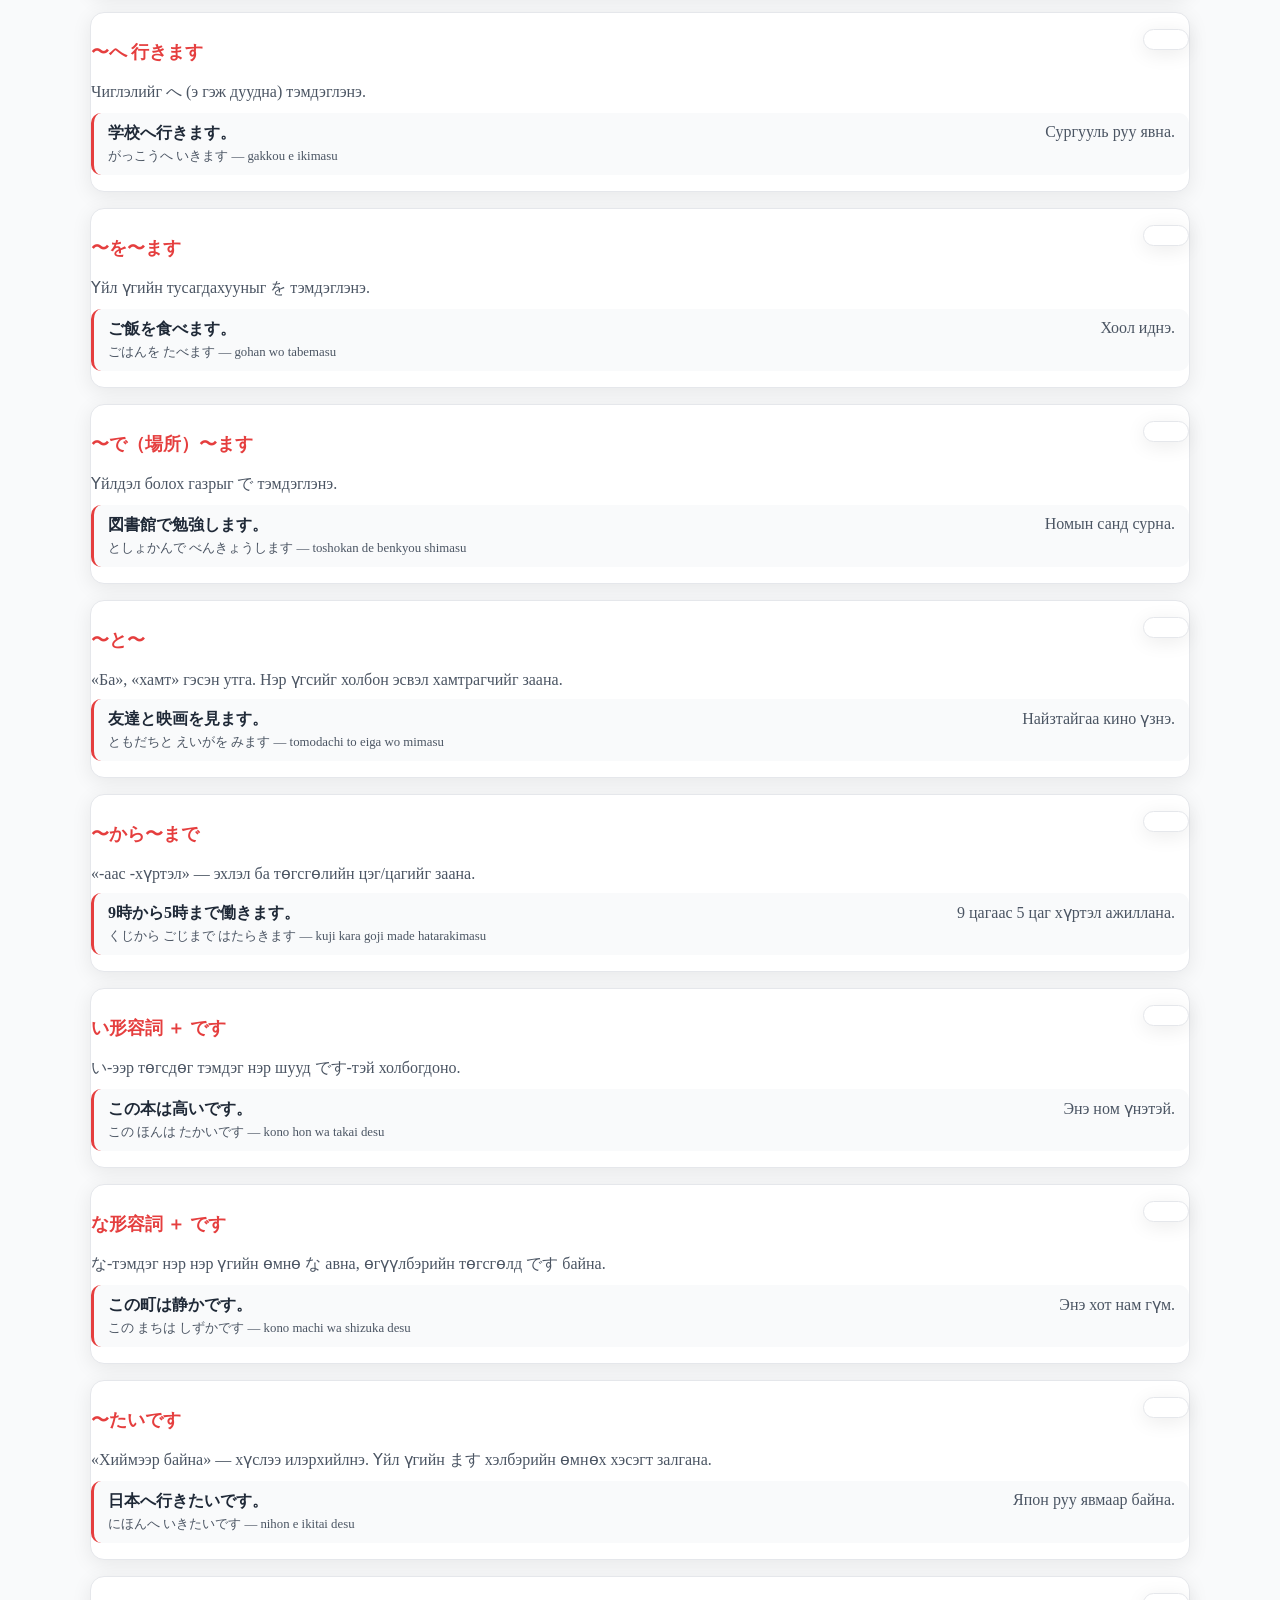
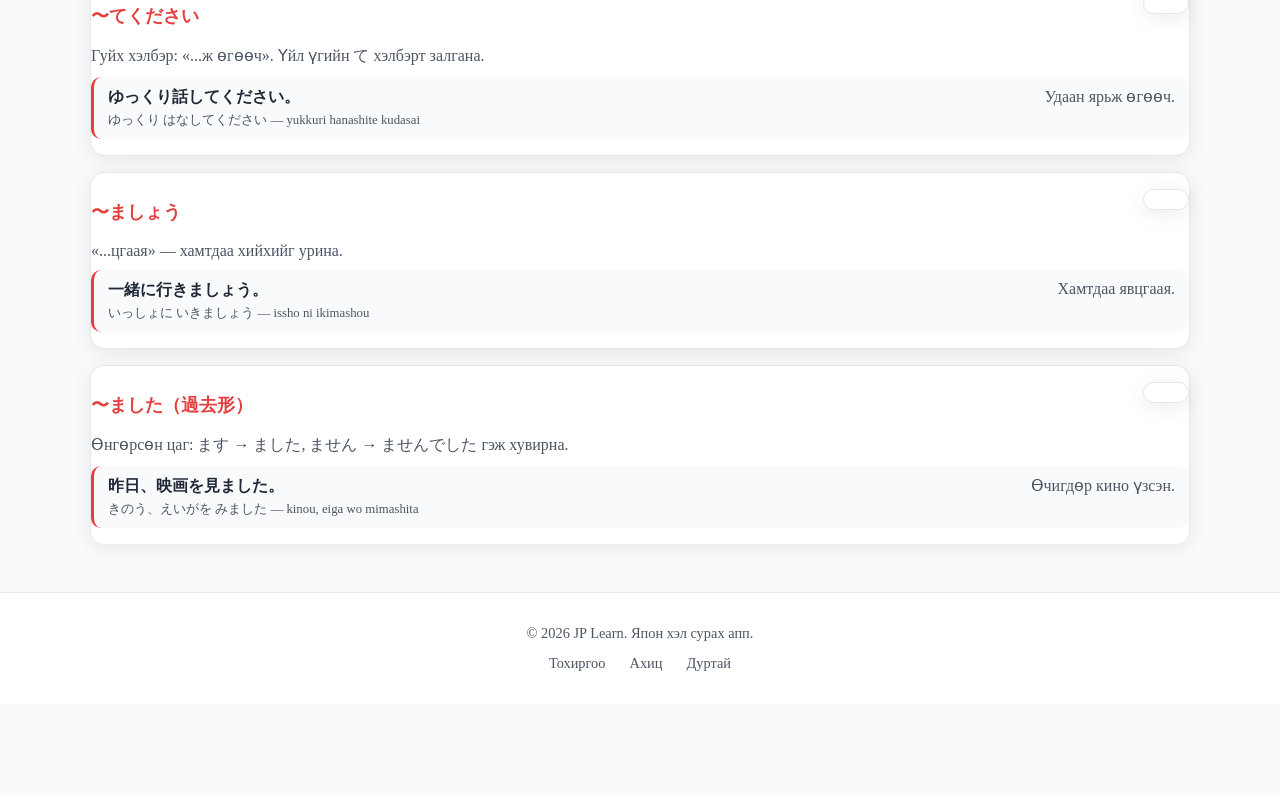
<file: pages/grammar.html>
<!DOCTYPE html>
<html lang="mn" data-theme="light">
<head>
    <meta charset="UTF-8">
    <meta name="viewport" content="width=device-width, initial-scale=1.0">
    <title>Япон хэл сурах апп</title>
    <link rel="stylesheet" href="../style.css">
    <link rel="stylesheet" href="../mobile.css" media="screen and (max-width: 768px)">
    <link rel="stylesheet" href="https://cdnjs.cloudflare.com/ajax/libs/font-awesome/6.0.0-beta3/css/all.min.css">
    <link rel="preconnect" href="https://fonts.googleapis.com">
    <link rel="preconnect" href="https://fonts.gstatic.com" crossorigin>
    <link href="https://fonts.googleapis.com/css2?family=Roboto:ital,wght@0,100..900;1,100..900&display=swap" rel="stylesheet">
    <link rel="stylesheet" href="https://fonts.googleapis.com/css2?family=Material+Symbols+Outlined:opsz,wght,FILL,GRAD@20..48,100..700,0..1,-50..200&icon_names=keyboard_double_arrow_down" />
</head>
<body>
    <!-- ===== NAVBAR ===== -->
    <nav class="navbar">
        <div class="nav-logo">
            <i class="#fas fa-language"></i>  <!-- ✅ #-г устгасан -->
            <span>JP<span class="logo-highlight">IndraniL</span></span>
        </div>
        <button class="hamburger" id="hamburgerBtn" aria-label="Меню нээх">
            <i class="fas fa-bars"></i>
        </button>
    </nav>

    <!-- ===== МЕНЮ ===== -->
    <div class="menu-overlay" id="menuOverlay">
        <div class="menu-container">
            <button class="menu-close-btn" id="menuCloseBtn" aria-label="Меню хаах">
                <i class="fas fa-times"></i>
            </button>
            <div class="menu-controls">
                <div class="control-group">
                    <span class="control-label"></span>
                    <button class="theme-toggle" id="themeToggle">
                        <i class="fas fa-moon"></i>
                        <span id="themeText"></span>
                    </button>
                </div>
                <div class="control-group">
                    <span class="control-label"><i class="fas fa-globe"></i> </span>
                    <div class="lang-dropdown" id="langDropdown">
                        <button class="lang-dropdown-toggle" id="langToggle">
                            <span id="currentLangLabel">MN</span>
                            <i class="fas fa-chevron-down"></i>
                        </button>
                        <div class="lang-dropdown-menu" id="langMenu">
                            <button class="lang-option active" data-lang="mn">
                                <span class="lang-option-code">MN</span>
                                <span class="lang-option-name">Монгол</span>
                            </button>
                            <button class="lang-option" data-lang="en">
                                <span class="lang-option-code">EN</span>
                                <span class="lang-option-name">English</span>
                            </button>
                            <button class="lang-option" data-lang="jp">
                                <span class="lang-option-code">JP</span>
                                <span class="lang-option-name">日本語</span>
                            </button>
                        </div>
                    </div>
                </div>
            </div>
            <div class="menu-links">
                <a href="../index.html" class="menu-link" data-i18n="menu_home"><i class="fas fa-home"></i> Нүүр</a>
                <a href="hiragana.html" class="menu-link" data-i18n="menu_hiragana"><i class="fas fa-font"></i> Хирагана</a>
                <a href="katakana.html" class="menu-link" data-i18n="menu_katakana"><i class="fas fa-font"></i> Катакана</a>
                <a href="kanji.html" class="menu-link" data-i18n="menu_kanji"><i class="fas fa-icons"></i> Ханз</a>  <!-- ✅ Ханз → Канжи -->
                <a href="grammar.html" class="menu-link active" data-i18n="menu_grammar"><i class="fas fa-book-open"></i> Дүрэм</a>
                <a href="vocabulary.html" class="menu-link" data-i18n="menu_vocabulary"><i class="fas fa-list-ul"></i> Үгсийн сан</a>
                <a href="listening.html" class="menu-link" data-i18n="menu_listening"><i class="fas fa-headphones"></i> Сонсгол</a>
                <a href="quiz.html" class="menu-link" data-i18n="menu_quiz"><i class="fas fa-question-circle"></i> Шалгалт</a>
                <a href="pdf.html" class="menu-link" data-i18n="menu_pdf"><i class="fas fa-file-pdf"></i> PDF</a>
                <a href="favorites.html" class="menu-link" data-i18n="menu_favorites"><i class="fas fa-heart"></i> Дуртай</a>
                <a href="progress.html" class="menu-link" data-i18n="menu_progress"><i class="fas fa-chart-line"></i> Ахиц</a>
                <a href="settings.html" class="menu-link" data-i18n="menu_settings"><i class="fas fa-cog"></i> Тохиргоо</a>
<a href="login.html" class="menu-link" id="menuLoginLink" data-i18n="menu_login"><i class="fas fa-user"></i> Нэвтрэх</a>
            </div>
        </div>
    </div>

        <!-- ===== ҮНДСЭН АГУУЛГА ===== -->
    <main class="page-content">
        <div class="container">
            <div class="section-header fade-in">
                <h1 data-i18n="grammar_title">📚 Япон хэлний дүрэм</h1>
                <p data-i18n="grammar_subtitle">Түвшингээр эрэмбэлсэн дүрмийн тайлбар</p>
            </div>
            <div class="grammar-list">
                <div class="grammar-item fade-in">
                    <div class="grammar-header">
                        <span class="grammar-title">〜は〜です</span>
                        <span class="grammar-level">N5</span>
                    </div>
                    <p class="grammar-desc">Нэр үгийг танилцуулах үндсэн бүтэц. «А нь Б» гэсэн утгатай. は-г «ва» гэж дуудна.</p>
                    <div class="grammar-example">
                        <div>
                            <span class="jp">わたしは学生です。</span><br>
                            <span class="romaji">わたしは がくせい です — watashi wa gakusei desu</span>
                        </div>
                        <span class="mn">Би оюутан.</span>
                    </div>
                </div>
                <div class="grammar-item fade-in">
                    <div class="grammar-header">
                        <span class="grammar-title">〜は〜じゃありません</span>
                        <span class="grammar-level">N5</span>
                    </div>
                    <p class="grammar-desc">〜です-ийн үгүйсгэсэн хэлбэр. «Б биш» гэсэн утгатай.</p>
                    <div class="grammar-example">
                        <div>
                            <span class="jp">わたしは先生じゃありません。</span><br>
                            <span class="romaji">わたしは せんせい じゃありません — watashi wa sensei ja arimasen</span>
                        </div>
                        <span class="mn">Би багш биш.</span>
                    </div>
                </div>
                <div class="grammar-item fade-in">
                    <div class="grammar-header">
                        <span class="grammar-title">〜ですか</span>
                        <span class="grammar-level">N5</span>
                    </div>
                    <p class="grammar-desc">Өгүүлбэрийн төгсгөлд か нэмбэл асуух өгүүлбэр болно.</p>
                    <div class="grammar-example">
                        <div>
                            <span class="jp">これは何ですか。</span><br>
                            <span class="romaji">これは なんですか — kore wa nan desu ka</span>
                        </div>
                        <span class="mn">Энэ юу вэ?</span>
                    </div>
                </div>
                <div class="grammar-item fade-in">
                    <div class="grammar-header">
                        <span class="grammar-title">〜の〜</span>
                        <span class="grammar-level">N5</span>
                    </div>
                    <p class="grammar-desc">Өмчлөх болон холбох утга. «А-ийн Б» гэсэн бүтэц.</p>
                    <div class="grammar-example">
                        <div>
                            <span class="jp">日本は車が有名です。日本の車です。</span><br>
                            <span class="romaji">にほんの くるま です — nihon no kuruma desu</span>
                        </div>
                        <span class="mn">Энэ бол Японы машин.</span>
                    </div>
                </div>
                <div class="grammar-item fade-in">
                    <div class="grammar-header">
                        <span class="grammar-title">これ・それ・あれ</span>
                        <span class="grammar-level">N5</span>
                    </div>
                    <p class="grammar-desc">Зүйл заах үгс: これ (энэ, ойр), それ (тэр, дунд), あれ (тэр, хол).</p>
                    <div class="grammar-example">
                        <div>
                            <span class="jp">それは私の本です。</span><br>
                            <span class="romaji">それは わたしの ほん です — sore wa watashi no hon desu</span>
                        </div>
                        <span class="mn">Тэр бол миний ном.</span>
                    </div>
                </div>
                <div class="grammar-item fade-in">
                    <div class="grammar-header">
                        <span class="grammar-title">ここ・そこ・あそこ</span>
                        <span class="grammar-level">N5</span>
                    </div>
                    <p class="grammar-desc">Газар заах үгс: ここ (энд), そこ (тэнд), あそこ (тэнд хол).</p>
                    <div class="grammar-example">
                        <div>
                            <span class="jp">トイレはあそこです。</span><br>
                            <span class="romaji">トイレは あそこ です — toire wa asoko desu</span>
                        </div>
                        <span class="mn">Ариун цэврийн өрөө тэнд байна.</span>
                    </div>
                </div>
                <div class="grammar-item fade-in">
                    <div class="grammar-header">
                        <span class="grammar-title">〜に〜が あります／います</span>
                        <span class="grammar-level">N5</span>
                    </div>
                    <p class="grammar-desc">Байгаа газрыг заана. Зүйлд あります, амьд зүйлд います хэрэглэнэ.</p>
                    <div class="grammar-example">
                        <div>
                            <span class="jp">部屋に猫がいます。</span><br>
                            <span class="romaji">へやに ねこが います — heya ni neko ga imasu</span>
                        </div>
                        <span class="mn">Өрөөнд муур байна.</span>
                    </div>
                </div>
                <div class="grammar-item fade-in">
                    <div class="grammar-header">
                        <span class="grammar-title">〜へ 行きます</span>
                        <span class="grammar-level">N5</span>
                    </div>
                    <p class="grammar-desc">Чиглэлийг へ (э гэж дуудна) тэмдэглэнэ.</p>
                    <div class="grammar-example">
                        <div>
                            <span class="jp">学校へ行きます。</span><br>
                            <span class="romaji">がっこうへ いきます — gakkou e ikimasu</span>
                        </div>
                        <span class="mn">Сургууль руу явна.</span>
                    </div>
                </div>
                <div class="grammar-item fade-in">
                    <div class="grammar-header">
                        <span class="grammar-title">〜を〜ます</span>
                        <span class="grammar-level">N5</span>
                    </div>
                    <p class="grammar-desc">Үйл үгийн тусагдахууныг を тэмдэглэнэ.</p>
                    <div class="grammar-example">
                        <div>
                            <span class="jp">ご飯を食べます。</span><br>
                            <span class="romaji">ごはんを たべます — gohan wo tabemasu</span>
                        </div>
                        <span class="mn">Хоол иднэ.</span>
                    </div>
                </div>
                <div class="grammar-item fade-in">
                    <div class="grammar-header">
                        <span class="grammar-title">〜で（場所）〜ます</span>
                        <span class="grammar-level">N5</span>
                    </div>
                    <p class="grammar-desc">Үйлдэл болох газрыг で тэмдэглэнэ.</p>
                    <div class="grammar-example">
                        <div>
                            <span class="jp">図書館で勉強します。</span><br>
                            <span class="romaji">としょかんで べんきょうします — toshokan de benkyou shimasu</span>
                        </div>
                        <span class="mn">Номын санд сурна.</span>
                    </div>
                </div>
                <div class="grammar-item fade-in">
                    <div class="grammar-header">
                        <span class="grammar-title">〜と〜</span>
                        <span class="grammar-level">N5</span>
                    </div>
                    <p class="grammar-desc">«Ба», «хамт» гэсэн утга. Нэр үгсийг холбон эсвэл хамтрагчийг заана.</p>
                    <div class="grammar-example">
                        <div>
                            <span class="jp">友達と映画を見ます。</span><br>
                            <span class="romaji">ともだちと えいがを みます — tomodachi to eiga wo mimasu</span>
                        </div>
                        <span class="mn">Найзтайгаа кино үзнэ.</span>
                    </div>
                </div>
                <div class="grammar-item fade-in">
                    <div class="grammar-header">
                        <span class="grammar-title">〜から〜まで</span>
                        <span class="grammar-level">N5</span>
                    </div>
                    <p class="grammar-desc">«-аас -хүртэл» — эхлэл ба төгсгөлийн цэг/цагийг заана.</p>
                    <div class="grammar-example">
                        <div>
                            <span class="jp">9時から5時まで働きます。</span><br>
                            <span class="romaji">くじから ごじまで はたらきます — kuji kara goji made hatarakimasu</span>
                        </div>
                        <span class="mn">9 цагаас 5 цаг хүртэл ажиллана.</span>
                    </div>
                </div>
                <div class="grammar-item fade-in">
                    <div class="grammar-header">
                        <span class="grammar-title">い形容詞 ＋ です</span>
                        <span class="grammar-level">N5</span>
                    </div>
                    <p class="grammar-desc">い-ээр төгсдөг тэмдэг нэр шууд です-тэй холбогдоно.</p>
                    <div class="grammar-example">
                        <div>
                            <span class="jp">この本は高いです。</span><br>
                            <span class="romaji">この ほんは たかいです — kono hon wa takai desu</span>
                        </div>
                        <span class="mn">Энэ ном үнэтэй.</span>
                    </div>
                </div>
                <div class="grammar-item fade-in">
                    <div class="grammar-header">
                        <span class="grammar-title">な形容詞 ＋ です</span>
                        <span class="grammar-level">N5</span>
                    </div>
                    <p class="grammar-desc">な-тэмдэг нэр нэр үгийн өмнө な авна, өгүүлбэрийн төгсгөлд です байна.</p>
                    <div class="grammar-example">
                        <div>
                            <span class="jp">この町は静かです。</span><br>
                            <span class="romaji">この まちは しずかです — kono machi wa shizuka desu</span>
                        </div>
                        <span class="mn">Энэ хот нам гүм.</span>
                    </div>
                </div>
                <div class="grammar-item fade-in">
                    <div class="grammar-header">
                        <span class="grammar-title">〜たいです</span>
                        <span class="grammar-level">N5</span>
                    </div>
                    <p class="grammar-desc">«Хиймээр байна» — хүслээ илэрхийлнэ. Үйл үгийн ます хэлбэрийн өмнөх хэсэгт залгана.</p>
                    <div class="grammar-example">
                        <div>
                            <span class="jp">日本へ行きたいです。</span><br>
                            <span class="romaji">にほんへ いきたいです — nihon e ikitai desu</span>
                        </div>
                        <span class="mn">Япон руу явмаар байна.</span>
                    </div>
                </div>
                <div class="grammar-item fade-in">
                    <div class="grammar-header">
                        <span class="grammar-title">〜てください</span>
                        <span class="grammar-level">N5</span>
                    </div>
                    <p class="grammar-desc">Гуйх хэлбэр: «...ж өгөөч». Үйл үгийн て хэлбэрт залгана.</p>
                    <div class="grammar-example">
                        <div>
                            <span class="jp">ゆっくり話してください。</span><br>
                            <span class="romaji">ゆっくり はなしてください — yukkuri hanashite kudasai</span>
                        </div>
                        <span class="mn">Удаан ярьж өгөөч.</span>
                    </div>
                </div>
                <div class="grammar-item fade-in">
                    <div class="grammar-header">
                        <span class="grammar-title">〜ましょう</span>
                        <span class="grammar-level">N5</span>
                    </div>
                    <p class="grammar-desc">«...цгаая» — хамтдаа хийхийг урина.</p>
                    <div class="grammar-example">
                        <div>
                            <span class="jp">一緒に行きましょう。</span><br>
                            <span class="romaji">いっしょに いきましょう — issho ni ikimashou</span>
                        </div>
                        <span class="mn">Хамтдаа явцгаая.</span>
                    </div>
                </div>
                <div class="grammar-item fade-in">
                    <div class="grammar-header">
                        <span class="grammar-title">〜ました（過去形）</span>
                        <span class="grammar-level">N5</span>
                    </div>
                    <p class="grammar-desc">Өнгөрсөн цаг: ます → ました, ません → ませんでした гэж хувирна.</p>
                    <div class="grammar-example">
                        <div>
                            <span class="jp">昨日、映画を見ました。</span><br>
                            <span class="romaji">きのう、えいがを みました — kinou, eiga wo mimashita</span>
                        </div>
                        <span class="mn">Өчигдөр кино үзсэн.</span>
                    </div>
                </div>
            </div>
        </div>
    </main>

    <!-- ===== GO TO TOP ТОВЧ ===== -->
<button class="go-top-btn" id="goTopBtn" aria-label="Дээд хэсэг рүү очих">
    <i class="fas fa-arrow-up"></i>
</button>

    <!-- ===== ХӨЛ ===== -->
    <footer class="footer">
        <div class="container">
            <p data-i18n="footer_text">© 2026 JP Learn. Япон хэл сурах апп.</p>
            <div class="footer-links">
                <a href="settings.html" data-i18n="footer_settings">Тохиргоо</a>
                <a href="progress.html" data-i18n="footer_progress">Ахиц</a>
                <a href="favorites.html" data-i18n="footer_favorites">Дуртай</a>
            </div>
        </div>
    </footer>
    <!-- ===== ДООД НАВИГАЦ (утасны апп) ===== -->
    <nav class="bottom-nav" aria-label="Bottom navigation">
        <a href="../index.html" class="bottom-nav-item"><i class="fas fa-home"></i><span data-i18n="menu_home">Нүүр</span></a>
        <a href="kanji.html" class="bottom-nav-item"><i class="fas fa-icons"></i><span data-i18n="menu_kanji">Ханз</span></a>
        <a href="favorites.html" class="bottom-nav-item"><i class="fas fa-heart"></i><span data-i18n="menu_favorites">Дуртай</span></a>
        <a href="progress.html" class="bottom-nav-item"><i class="fas fa-chart-line"></i><span data-i18n="menu_progress">Ахиц</span></a>
        <a href="settings.html" class="bottom-nav-item"><i class="fas fa-cog"></i><span data-i18n="menu_settings">Тохиргоо</span></a>
    </nav>
    <script src="../script.js"></script>
</body>
</html>
</file>
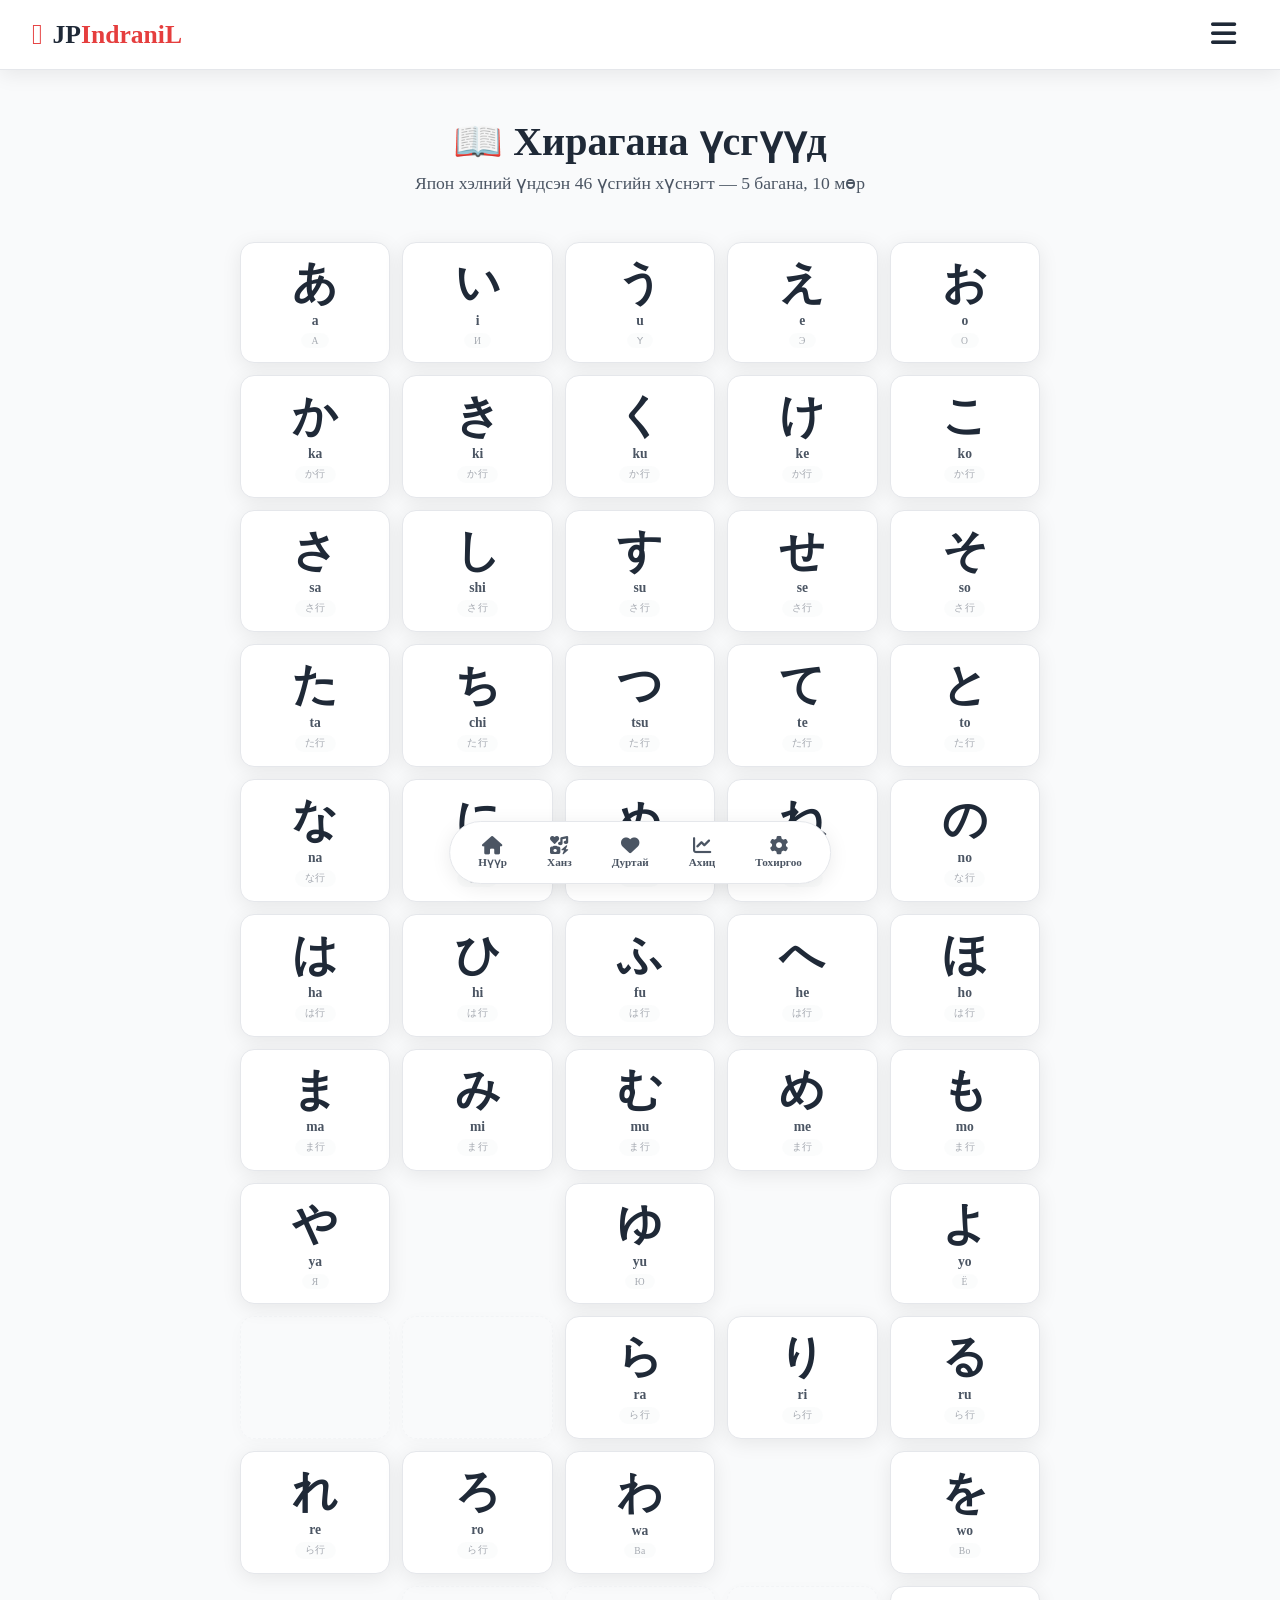
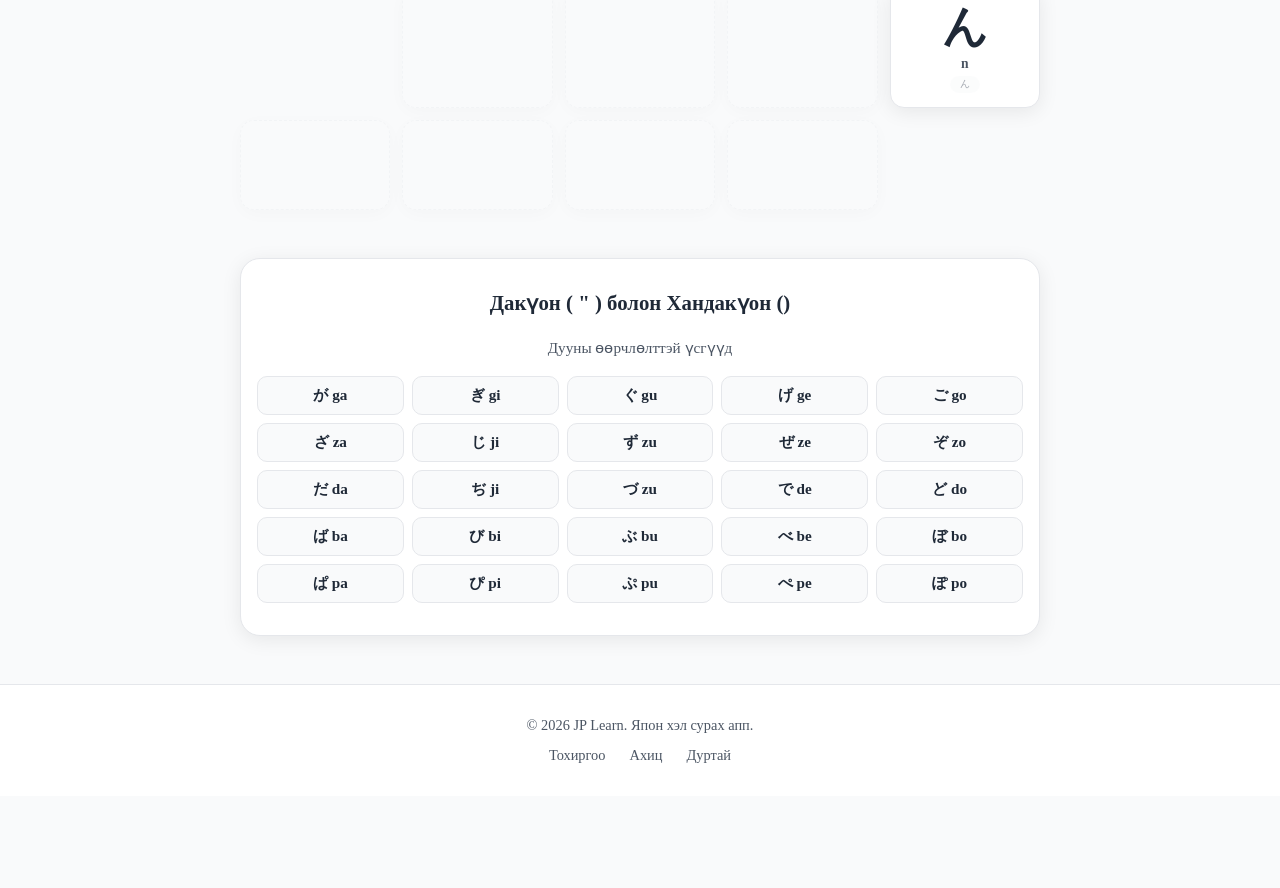
<file: pages/hiragana.html>
<!DOCTYPE html>
<html lang="mn" data-theme="light">
<head>
    <meta charset="UTF-8">
    <meta name="viewport" content="width=device-width, initial-scale=1.0">
    <title>Япон хэл сурах апп</title>
    <link rel="stylesheet" href="../style.css">
    <link rel="stylesheet" href="../mobile.css" media="screen and (max-width: 768px)">
    <link rel="stylesheet" href="https://cdnjs.cloudflare.com/ajax/libs/font-awesome/6.0.0-beta3/css/all.min.css">
    <link rel="preconnect" href="https://fonts.googleapis.com">
    <link rel="preconnect" href="https://fonts.gstatic.com" crossorigin>
    <link href="https://fonts.googleapis.com/css2?family=Roboto:ital,wght@0,100..900;1,100..900&display=swap" rel="stylesheet">
    <link rel="stylesheet" href="https://fonts.googleapis.com/css2?family=Material+Symbols+Outlined:opsz,wght,FILL,GRAD@20..48,100..700,0..1,-50..200&icon_names=keyboard_double_arrow_down" />
</head>
<body>
    <!-- ===== NAVBAR ===== -->
    <nav class="navbar">
        <div class="nav-logo">
            <i class="#fas fa-language"></i>  <!-- ✅ #-г устгасан -->
            <span>JP<span class="logo-highlight">IndraniL</span></span>
        </div>
        <button class="hamburger" id="hamburgerBtn" aria-label="Меню нээх">
            <i class="fas fa-bars"></i>
        </button>
    </nav>

    <!-- ===== МЕНЮ ===== -->
    <div class="menu-overlay" id="menuOverlay">
        <div class="menu-container">
            <button class="menu-close-btn" id="menuCloseBtn" aria-label="Меню хаах">
                <i class="fas fa-times"></i>
            </button>
            <div class="menu-controls">
                <div class="control-group">
                    <span class="control-label"></span>
                    <button class="theme-toggle" id="themeToggle">
                        <i class="fas fa-moon"></i>
                        <span id="themeText"></span>
                    </button>
                </div>
                <div class="control-group">
                    <span class="control-label"><i class="fas fa-globe"></i> </span>
                    <div class="lang-dropdown" id="langDropdown">
                        <button class="lang-dropdown-toggle" id="langToggle">
                            <span id="currentLangLabel">MN</span>
                            <i class="fas fa-chevron-down"></i>
                        </button>
                        <div class="lang-dropdown-menu" id="langMenu">
                            <button class="lang-option active" data-lang="mn">
                                <span class="lang-option-code">MN</span>
                                <span class="lang-option-name">Монгол</span>
                            </button>
                            <button class="lang-option" data-lang="en">
                                <span class="lang-option-code">EN</span>
                                <span class="lang-option-name">English</span>
                            </button>
                            <button class="lang-option" data-lang="jp">
                                <span class="lang-option-code">JP</span>
                                <span class="lang-option-name">日本語</span>
                            </button>
                        </div>
                    </div>
                </div>
            </div>
            <div class="menu-links">
                <a href="../index.html" class="menu-link active" data-i18n="menu_home"><i class="fas fa-home"></i> Нүүр</a>
                <a href="hiragana.html" class="menu-link" data-i18n="menu_hiragana"><i class="fas fa-font"></i> Хирагана</a>
                <a href="katakana.html" class="menu-link" data-i18n="menu_katakana"><i class="fas fa-font"></i> Катакана</a>
                <a href="kanji.html" class="menu-link" data-i18n="menu_kanji"><i class="fas fa-icons"></i> Ханз</a>  <!-- ✅ Ханз → Канжи -->
                <a href="grammar.html" class="menu-link" data-i18n="menu_grammar"><i class="fas fa-book-open"></i> Дүрэм</a>
                <a href="vocabulary.html" class="menu-link" data-i18n="menu_vocabulary"><i class="fas fa-list-ul"></i> Үгсийн сан</a>
                <a href="listening.html" class="menu-link" data-i18n="menu_listening"><i class="fas fa-headphones"></i> Сонсгол</a>
                <a href="quiz.html" class="menu-link" data-i18n="menu_quiz"><i class="fas fa-question-circle"></i> Шалгалт</a>
                <a href="pdf.html" class="menu-link" data-i18n="menu_pdf"><i class="fas fa-file-pdf"></i> PDF</a>
                <a href="favorites.html" class="menu-link" data-i18n="menu_favorites"><i class="fas fa-heart"></i> Дуртай</a>
                <a href="progress.html" class="menu-link" data-i18n="menu_progress"><i class="fas fa-chart-line"></i> Ахиц</a>
                <a href="settings.html" class="menu-link" data-i18n="menu_settings"><i class="fas fa-cog"></i> Тохиргоо</a>
<a href="login.html" class="menu-link" id="menuLoginLink" data-i18n="menu_login"><i class="fas fa-user"></i> Нэвтрэх</a>
            </div>
        </div>
    </div>

    <!-- ===== ҮНДСЭН АГУУЛГА ===== -->
    <main class="page-content">
        <div class="container">
           <div class="section-header fade-in">
    <h1 data-i18n="hiragana_title">📖 Хирагана үсгүүд</h1>
    <p data-i18n="hiragana_desc">Япон хэлний үндсэн 46 үсгийн хүснэгт</p>
</div>

            <!-- 5 БАГАНА 10 МӨР -->
            <div class="kana-grid-5">

                <!-- ===== あ行 (a) ===== -->
                <div class="kana-card-5 fade-in">
                    <span class="kana-char">あ</span>
                    <span class="kana-romaji">a</span>
                    <span class="kana-group">А</span>
                </div>
                <div class="kana-card-5 fade-in">
                    <span class="kana-char">い</span>
                    <span class="kana-romaji">i</span>
                    <span class="kana-group">И</span>
                </div>
                <div class="kana-card-5 fade-in">
                    <span class="kana-char">う</span>
                    <span class="kana-romaji">u</span>
                    <span class="kana-group">Ү</span>
                </div>
                <div class="kana-card-5 fade-in">
                    <span class="kana-char">え</span>
                    <span class="kana-romaji">e</span>
                    <span class="kana-group">Э</span>
                </div>
                <div class="kana-card-5 fade-in">
                    <span class="kana-char">お</span>
                    <span class="kana-romaji">o</span>
                    <span class="kana-group">О</span>
                </div>

                <!-- ===== か行 (ka) ===== -->
                <div class="kana-card-5 fade-in">
                    <span class="kana-char">か</span>
                    <span class="kana-romaji">ka</span>
                    <span class="kana-group">か行</span>
                </div>
                <div class="kana-card-5 fade-in">
                    <span class="kana-char">き</span>
                    <span class="kana-romaji">ki</span>
                    <span class="kana-group">か行</span>
                </div>
                <div class="kana-card-5 fade-in">
                    <span class="kana-char">く</span>
                    <span class="kana-romaji">ku</span>
                    <span class="kana-group">か行</span>
                </div>
                <div class="kana-card-5 fade-in">
                    <span class="kana-char">け</span>
                    <span class="kana-romaji">ke</span>
                    <span class="kana-group">か行</span>
                </div>
                <div class="kana-card-5 fade-in">
                    <span class="kana-char">こ</span>
                    <span class="kana-romaji">ko</span>
                    <span class="kana-group">か行</span>
                </div>

                <!-- ===== さ行 (sa) ===== -->
                <div class="kana-card-5 fade-in">
                    <span class="kana-char">さ</span>
                    <span class="kana-romaji">sa</span>
                    <span class="kana-group">さ行</span>
                </div>
                <div class="kana-card-5 fade-in">
                    <span class="kana-char">し</span>
                    <span class="kana-romaji">shi</span>
                    <span class="kana-group">さ行</span>
                </div>
                <div class="kana-card-5 fade-in">
                    <span class="kana-char">す</span>
                    <span class="kana-romaji">su</span>
                    <span class="kana-group">さ行</span>
                </div>
                <div class="kana-card-5 fade-in">
                    <span class="kana-char">せ</span>
                    <span class="kana-romaji">se</span>
                    <span class="kana-group">さ行</span>
                </div>
                <div class="kana-card-5 fade-in">
                    <span class="kana-char">そ</span>
                    <span class="kana-romaji">so</span>
                    <span class="kana-group">さ行</span>
                </div>

                <!-- ===== た行 (ta) ===== -->
                <div class="kana-card-5 fade-in">
                    <span class="kana-char">た</span>
                    <span class="kana-romaji">ta</span>
                    <span class="kana-group">た行</span>
                </div>
                <div class="kana-card-5 fade-in">
                    <span class="kana-char">ち</span>
                    <span class="kana-romaji">chi</span>
                    <span class="kana-group">た行</span>
                </div>
                <div class="kana-card-5 fade-in">
                    <span class="kana-char">つ</span>
                    <span class="kana-romaji">tsu</span>
                    <span class="kana-group">た行</span>
                </div>
                <div class="kana-card-5 fade-in">
                    <span class="kana-char">て</span>
                    <span class="kana-romaji">te</span>
                    <span class="kana-group">た行</span>
                </div>
                <div class="kana-card-5 fade-in">
                    <span class="kana-char">と</span>
                    <span class="kana-romaji">to</span>
                    <span class="kana-group">た行</span>
                </div>

                <!-- ===== な行 (na) ===== -->
                <div class="kana-card-5 fade-in">
                    <span class="kana-char">な</span>
                    <span class="kana-romaji">na</span>
                    <span class="kana-group">な行</span>
                </div>
                <div class="kana-card-5 fade-in">
                    <span class="kana-char">に</span>
                    <span class="kana-romaji">ni</span>
                    <span class="kana-group">な行</span>
                </div>
                <div class="kana-card-5 fade-in">
                    <span class="kana-char">ぬ</span>
                    <span class="kana-romaji">nu</span>
                    <span class="kana-group">な行</span>
                </div>
                <div class="kana-card-5 fade-in">
                    <span class="kana-char">ね</span>
                    <span class="kana-romaji">ne</span>
                    <span class="kana-group">な行</span>
                </div>
                <div class="kana-card-5 fade-in">
                    <span class="kana-char">の</span>
                    <span class="kana-romaji">no</span>
                    <span class="kana-group">な行</span>
                </div>

                <!-- ===== は行 (ha) ===== -->
                <div class="kana-card-5 fade-in">
                    <span class="kana-char">は</span>
                    <span class="kana-romaji">ha</span>
                    <span class="kana-group">は行</span>
                </div>
                <div class="kana-card-5 fade-in">
                    <span class="kana-char">ひ</span>
                    <span class="kana-romaji">hi</span>
                    <span class="kana-group">は行</span>
                </div>
                <div class="kana-card-5 fade-in">
                    <span class="kana-char">ふ</span>
                    <span class="kana-romaji">fu</span>
                    <span class="kana-group">は行</span>
                </div>
                <div class="kana-card-5 fade-in">
                    <span class="kana-char">へ</span>
                    <span class="kana-romaji">he</span>
                    <span class="kana-group">は行</span>
                </div>
                <div class="kana-card-5 fade-in">
                    <span class="kana-char">ほ</span>
                    <span class="kana-romaji">ho</span>
                    <span class="kana-group">は行</span>
                </div>

                <!-- ===== ま行 (ma) ===== -->
                <div class="kana-card-5 fade-in">
                    <span class="kana-char">ま</span>
                    <span class="kana-romaji">ma</span>
                    <span class="kana-group">ま行</span>
                </div>
                <div class="kana-card-5 fade-in">
                    <span class="kana-char">み</span>
                    <span class="kana-romaji">mi</span>
                    <span class="kana-group">ま行</span>
                </div>
                <div class="kana-card-5 fade-in">
                    <span class="kana-char">む</span>
                    <span class="kana-romaji">mu</span>
                    <span class="kana-group">ま行</span>
                </div>
                <div class="kana-card-5 fade-in">
                    <span class="kana-char">め</span>
                    <span class="kana-romaji">me</span>
                    <span class="kana-group">ま行</span>
                </div>
                <div class="kana-card-5 fade-in">
        <span class="kana-char">も</span>
                    <span class="kana-romaji">mo</span>
                    <span class="kana-group">ま行</span>
                </div>

                <!-- ===== や行 (ya) ===== -->
                <div class="kana-card-5 fade-in" ></style>
<span class="kana-char">
    や</span>
<span class="kana-romaji">
    ya</span>
<span class="kana-group">Я</span>
                </div><br />
                <div class="kana-card-5 fade-in">
<span class="kana-char">
    ゆ</span>
<span class="kana-romaji">
    yu</span>
<span class="kana-group">
    Ю</span>
                </div><br>
                <div class="kana-card-5 fade-in">
<span class="kana-char">
    よ</span>
                    
<span class="kana-romaji">
    yo</span>
<span class="kana-group">
    Ё</span>
                </div>
                <!-- や行 4,5-р багана хоосон (эсвэл дүүргэх) -->
                <div class="kana-card-5 empty-card"></div>
                <div class="kana-card-5 empty-card"></div>

                <!-- ===== ら行 (ra) ===== -->
                <div class="kana-card-5 fade-in">
                    <span class="kana-char">ら</span>
                    <span class="kana-romaji">ra</span>
                    <span class="kana-group">ら行</span>
                </div>
                <div class="kana-card-5 fade-in">
                    <span class="kana-char">り</span>
                    <span class="kana-romaji">ri</span>
                    <span class="kana-group">ら行</span>
                </div>
                <div class="kana-card-5 fade-in">
                    <span class="kana-char">る</span>
                    <span class="kana-romaji">ru</span>
                    <span class="kana-group">ら行</span>
                </div>
                <div class="kana-card-5 fade-in">
                    <span class="kana-char">れ</span>
                    <span class="kana-romaji">re</span>
                    <span class="kana-group">ら行</span>
                </div>
                <div class="kana-card-5 fade-in">
                    <span class="kana-char">ろ</span>
                    <span class="kana-romaji">ro</span>
                    <span class="kana-group">ら行</span>
                </div>

                <!-- ===== わ行 (wa) ===== -->
                <div class="kana-card-5 fade-in">
                    <span class="kana-char">わ</span>
                    <span class="kana-romaji">wa</span>
                    <span class="kana-group">Ва</span>
                </div> <br>
                <div class="kana-card-5 fade-in">
                    <span class="kana-char">を</span>
                    <span class="kana-romaji">wo</span>
                    <span class="kana-group">Во</span>
                </div> <br>
                <!-- わ行 3,4,5-р багана хоосон -->
                <div class="kana-card-5 empty-card"></div>
                <div class="kana-card-5 empty-card"></div>
                <div class="kana-card-5 empty-card"></div>

                <!-- ===== ん (n) ===== -->
                <div class="kana-card-5 fade-in">
                    <span class="kana-char">ん</span>
                    <span class="kana-romaji">n</span>
                    <span class="kana-group">ん</span>
                </div>
                <!-- үлдсэн 4 багана хоосон -->
                <div class="kana-card-5 empty-card"></div>
                <div class="kana-card-5 empty-card"></div>
                <div class="kana-card-5 empty-card"></div>
                <div class="kana-card-5 empty-card"></div>

            </div> <!-- /kana-grid-5 -->

            <!-- Дакүон (浊音) болон Хандакүон (半浊音) нэмэлт -->
<div class="extra-section fade-in">
    <h3 data-i18n="dakuten_title"> Дакүон (") болон Хандакүон (°)</h3>
    <p class="dakuten-desc" data-i18n="dakuten_desc">Дуудлагын өөрчлөлттэй үсгүүд</p>
    <div class="extra-grid">
        <span>が ga</span>
        <span>ぎ gi</span>
        <span>ぐ gu</span>
        <span>げ ge</span>
        <span>ご go</span>
        
        <span>ざ za</span>
        <span>じ ji</span>
        <span>ず zu</span>
        <span>ぜ ze</span>
        <span>ぞ zo</span>
        
        <span>だ da</span>
        <span>ぢ ji</span>
        <span>づ zu</span>
        <span>で de</span>
        <span>ど do</span>
        
        <span>ば ba</span>
        <span>び bi</span>
        <span>ぶ bu</span>
        <span>べ be</span>
        <span>ぼ bo</span>
        
        <span>ぱ pa</span>
        <span>ぴ pi</span>
        <span>ぷ pu</span>
        <span>ぺ pe</span>
        <span>ぽ po</span>
    </div>
</div>
        </div>
    </main>
    
    <!-- =================== 
       GO TO TOP ТОВЧ 
 (Дээш хөдөлгөхөд гарч ирнэ) ================ -->
<button class="go-top-btn" id="goTopBtn" aria-label="Дээд хэсэг рүү очих">
    <i class="fas fa-arrow-up"></i>
</button>


    <!-- ============ 
        ХӨЛ <footer>
        ============== -->
    <footer class="footer">
        <div class="container">
            <p data-i18n="footer_text">© 2026 JP Learn. Япон хэл сурах апп.</p>
            <div class="footer-links">
                <a href="settings.html" data-i18n="footer_settings">Тохиргоо</a>
                <a href="progress.html" data-i18n="footer_progress">Ахиц</a>
                <a href="favorites.html" data-i18n="footer_favorites">Дуртай</a>
            </div>
        </div>
    </footer>
    <!-- ===== ДООД НАВИГАЦ (утасны апп) ===== -->
    <nav class="bottom-nav" aria-label="Bottom navigation">
        <a href="../index.html" class="bottom-nav-item"><i class="fas fa-home"></i><span data-i18n="menu_home">Нүүр</span></a>
        <a href="kanji.html" class="bottom-nav-item"><i class="fas fa-icons"></i><span data-i18n="menu_kanji">Ханз</span></a>
        <a href="favorites.html" class="bottom-nav-item"><i class="fas fa-heart"></i><span data-i18n="menu_favorites">Дуртай</span></a>
        <a href="progress.html" class="bottom-nav-item"><i class="fas fa-chart-line"></i><span data-i18n="menu_progress">Ахиц</span></a>
        <a href="settings.html" class="bottom-nav-item"><i class="fas fa-cog"></i><span data-i18n="menu_settings">Тохиргоо</span></a>
    </nav>

    <script src="../script.js"></script>
</body>
</html>
</file>
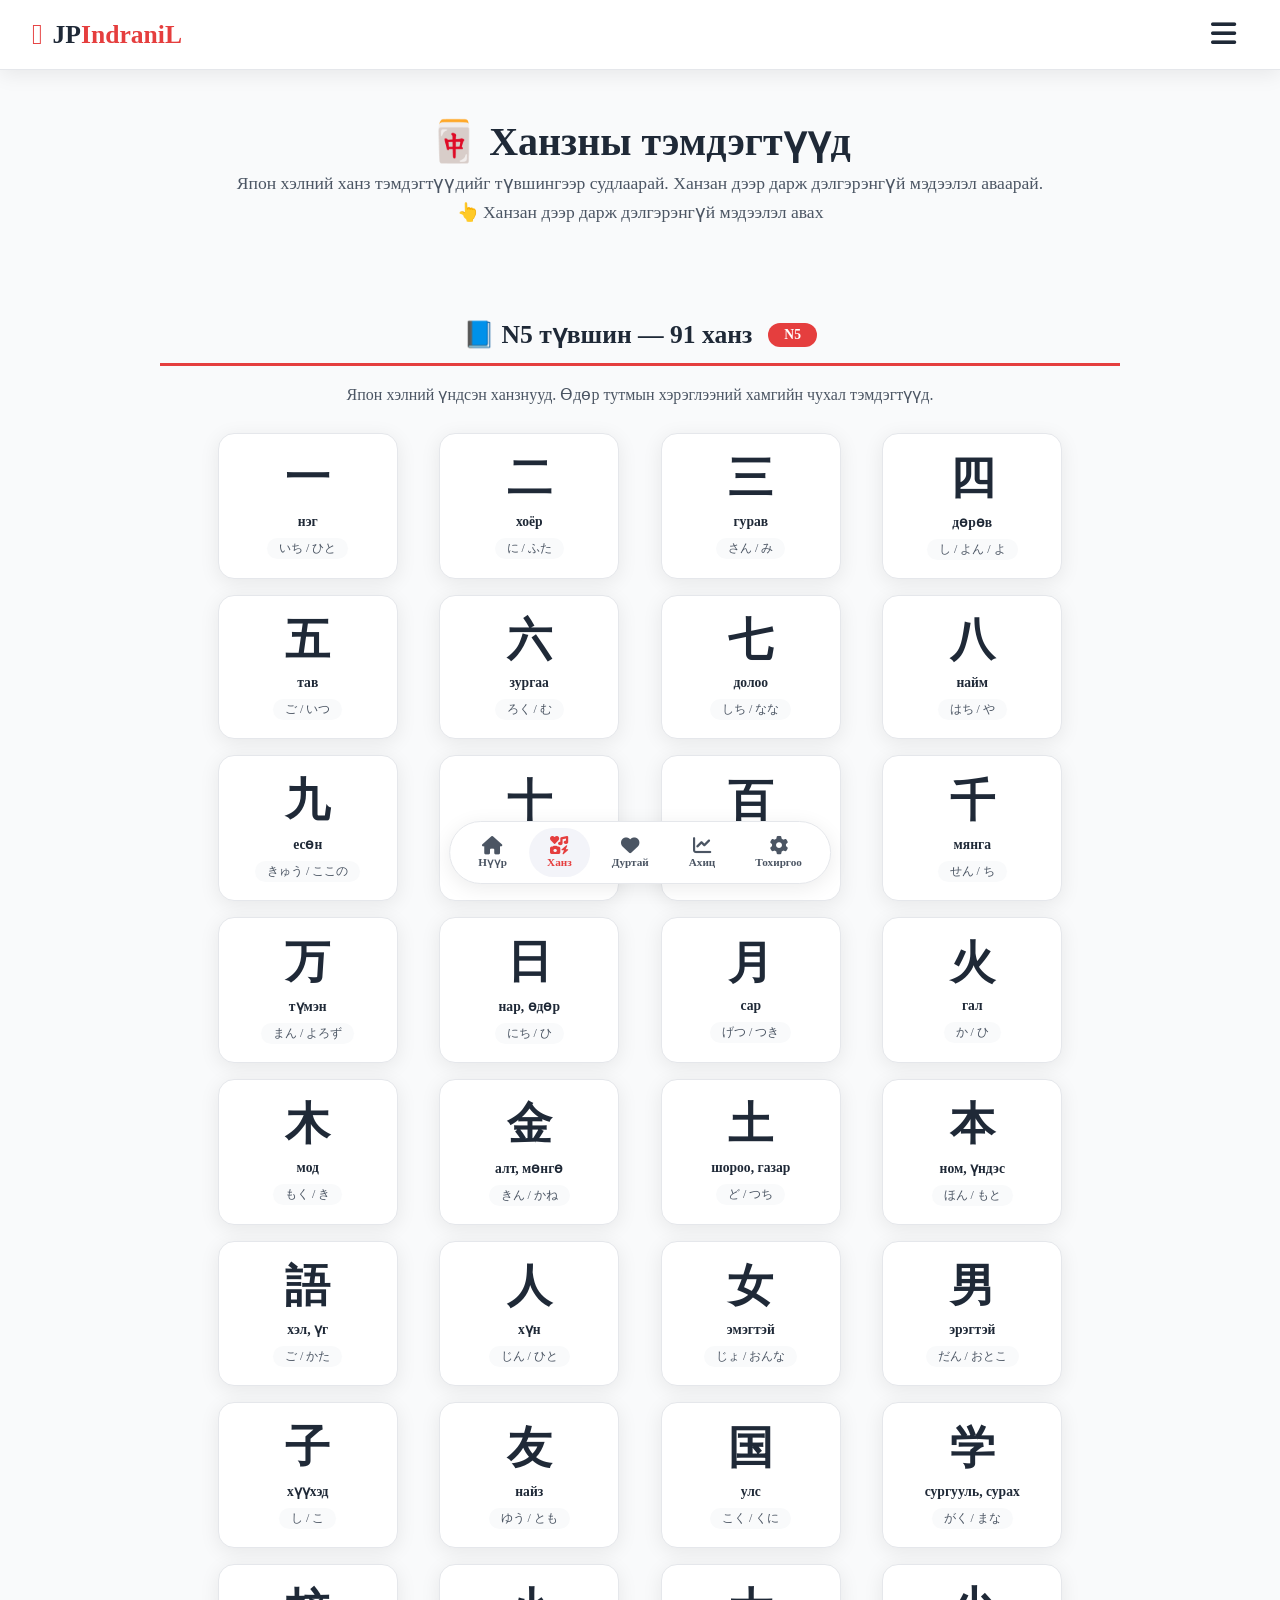
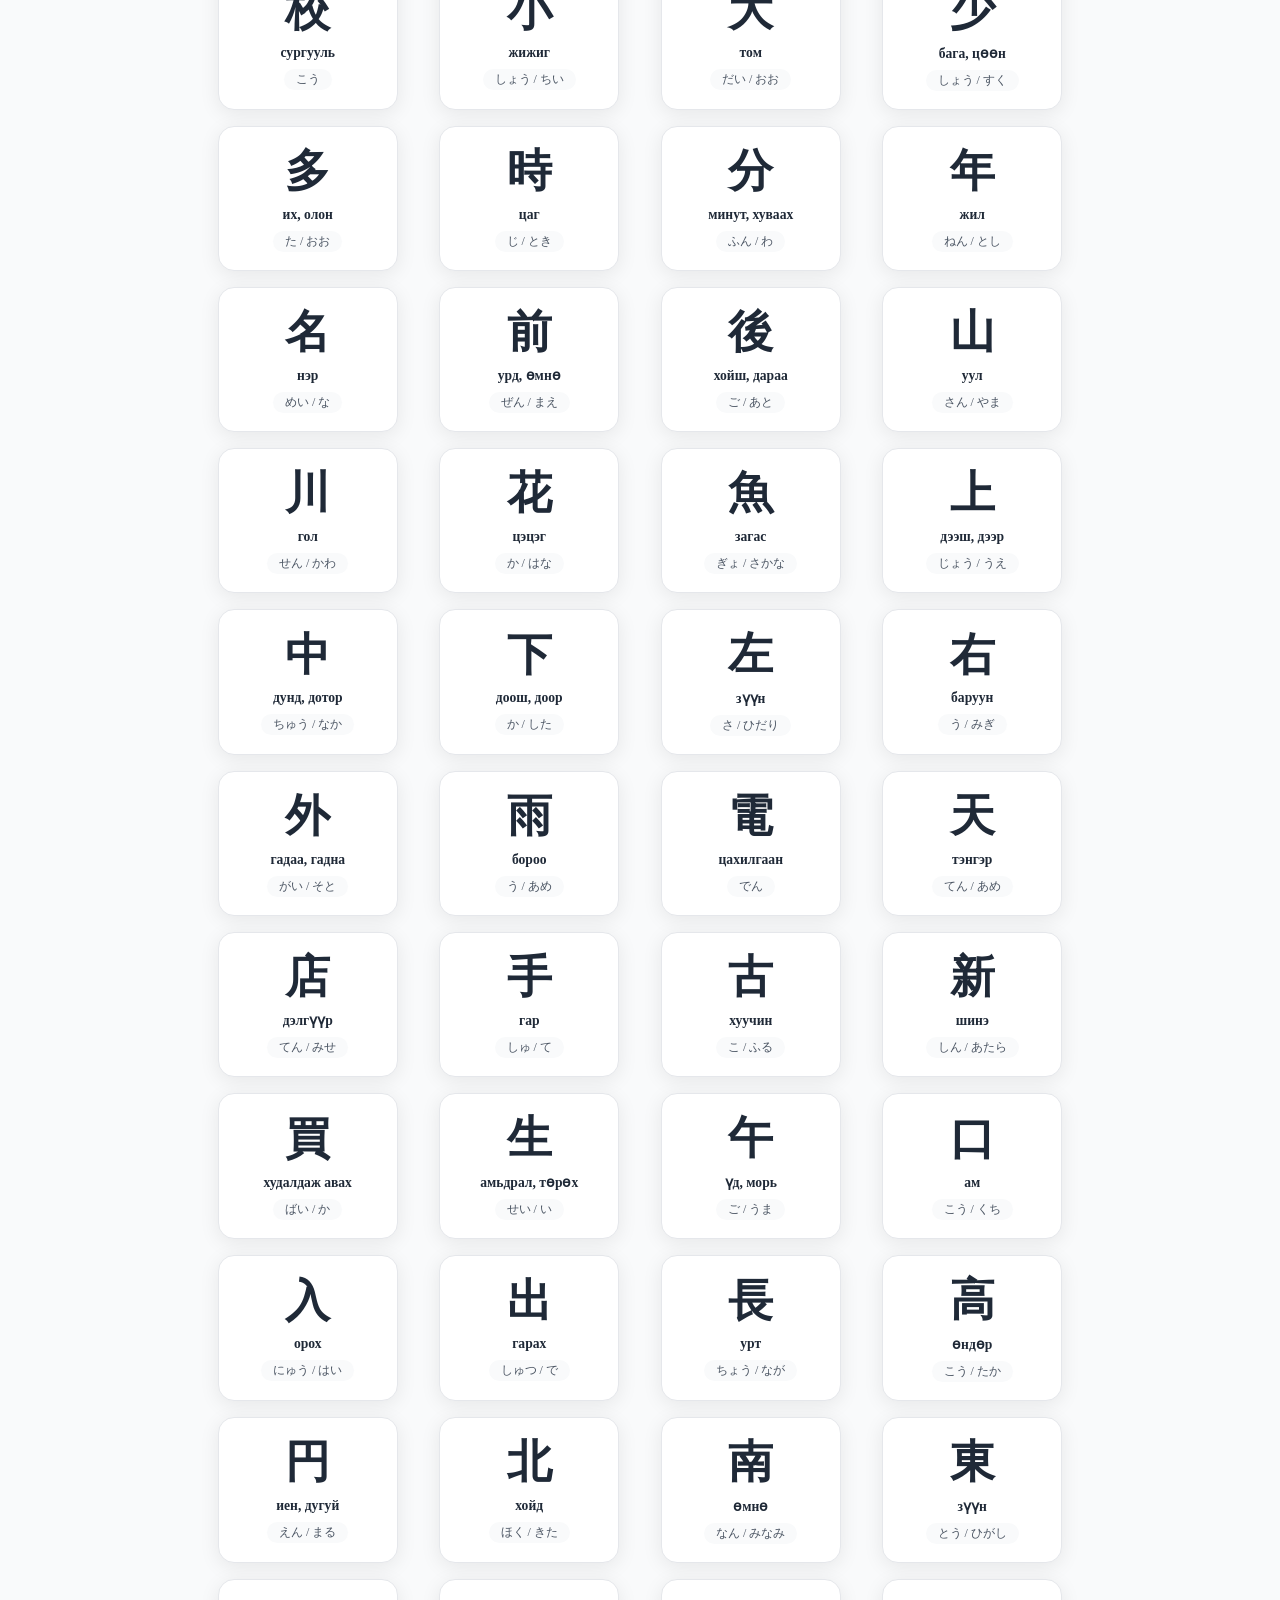
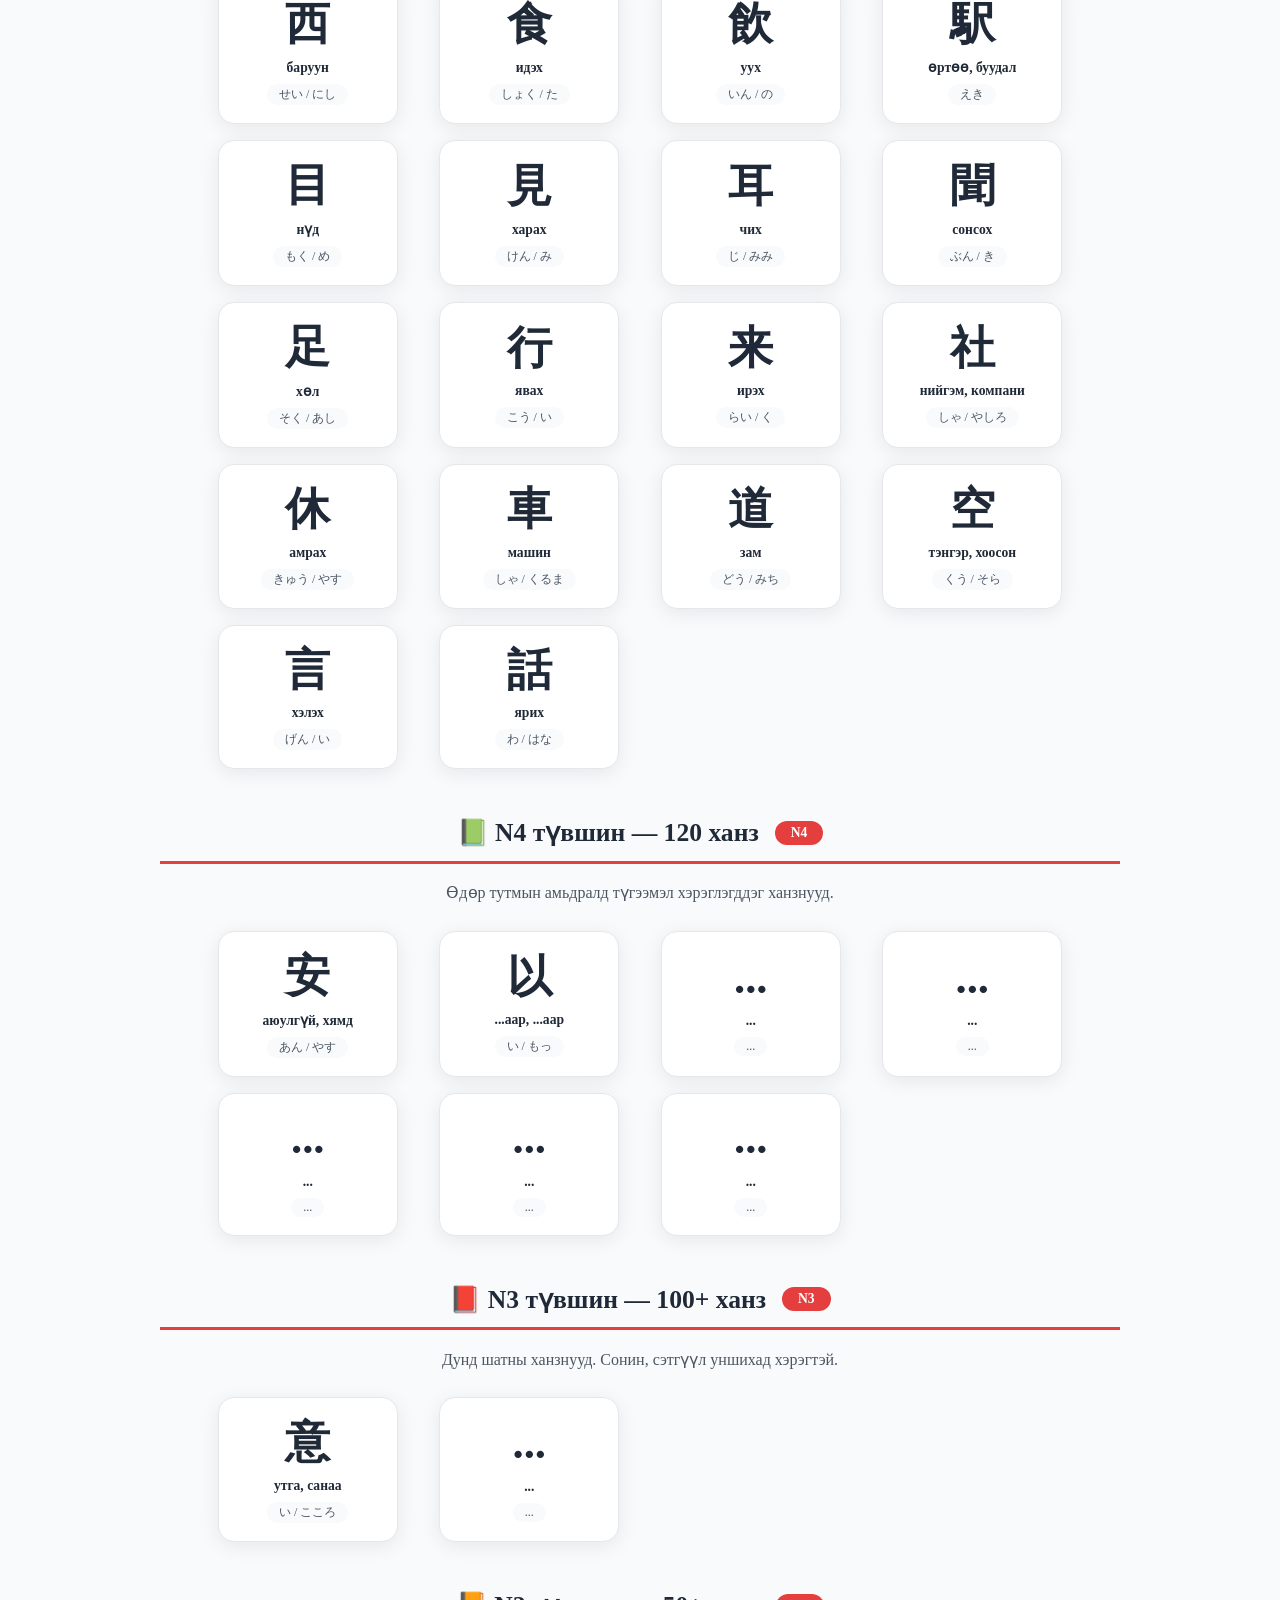
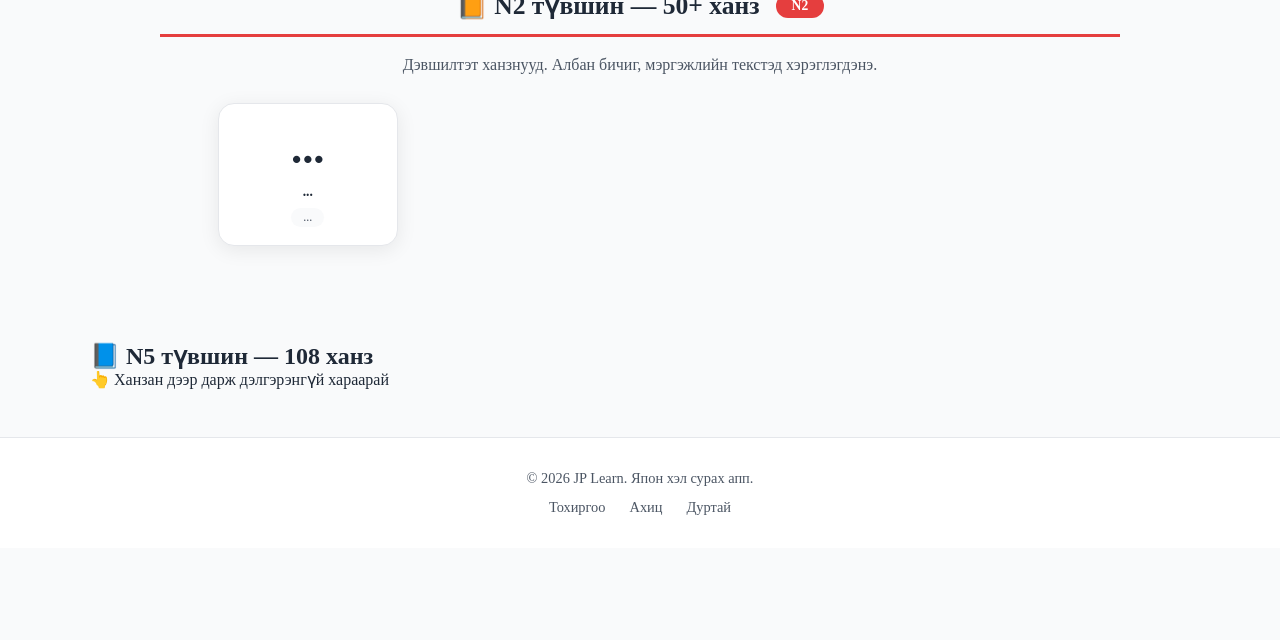
<file: pages/kanji.html>
<!DOCTYPE html>
<html lang="mn" data-theme="light">
<head>
    <meta charset="UTF-8">
    <meta name="viewport" content="width=device-width, initial-scale=1.0">
    <title>Япон хэл сурах апп</title>
    <link rel="stylesheet" href="../style.css">
    <link rel="stylesheet" href="../mobile.css" media="screen and (max-width: 768px)">
    <link rel="stylesheet" href="https://cdnjs.cloudflare.com/ajax/libs/font-awesome/6.0.0-beta3/css/all.min.css">
    <link rel="preconnect" href="https://fonts.googleapis.com">
    <link rel="preconnect" href="https://fonts.gstatic.com" crossorigin>
    <link href="https://fonts.googleapis.com/css2?family=Roboto:ital,wght@0,100..900;1,100..900&display=swap" rel="stylesheet">
    <link rel="stylesheet" href="https://fonts.googleapis.com/css2?family=Material+Symbols+Outlined:opsz,wght,FILL,GRAD@20..48,100..700,0..1,-50..200&icon_names=keyboard_double_arrow_down" />
</head>
<body>
    <!-- ===== NAVBAR ===== -->
    <nav class="navbar">
        <div class="nav-logo">
            <i class="#fas fa-language"></i>  <!-- ✅ #-г устгасан -->
            <span>JP<span class="logo-highlight">IndraniL</span></span>
        </div>
        <button class="hamburger" id="hamburgerBtn" aria-label="Меню нээх">
            <i class="fas fa-bars"></i>
        </button>
    </nav>

    <!-- ===== МЕНЮ ===== -->
    <div class="menu-overlay" id="menuOverlay">
        <div class="menu-container">
            <button class="menu-close-btn" id="menuCloseBtn" aria-label="Меню хаах">
                <i class="fas fa-times"></i>
            </button>
            <div class="menu-controls">
                <div class="control-group">
                    <span class="control-label"></span>
                    <button class="theme-toggle" id="themeToggle">
                        <i class="fas fa-moon"></i>

                    </button>
                </div>
                <div class="control-group">
                    <span class="control-label"><i class="fas fa-globe"></i> </span>
                    <div class="lang-dropdown" id="langDropdown">
                        <button class="lang-dropdown-toggle" id="langToggle">
                            <span id="currentLangLabel">MN</span>
                            <i class="fas fa-chevron-down"></i>
                        </button>
                        <div class="lang-dropdown-menu" id="langMenu">
                            <button class="lang-option active" data-lang="mn">
                                <span class="lang-option-code">MN</span>
                                <span class="lang-option-name">Монгол</span>
                            </button>
                            <button class="lang-option" data-lang="en">
                                <span class="lang-option-code">EN</span>
                                <span class="lang-option-name">English</span>
                            </button>
                            <button class="lang-option" data-lang="jp">
                                <span class="lang-option-code">JP</span>
                                <span class="lang-option-name">日本語</span>
                            </button>
                        </div>
                    </div>
                </div>
            </div>
            <div class="menu-links">
                <a href="../index.html" class="menu-link active" data-i18n="menu_home"><i class="fas fa-home"></i> Нүүр</a>
                <a href="hiragana.html" class="menu-link" data-i18n="menu_hiragana"><i class="fas fa-font"></i> Хирагана</a>
                <a href="katakana.html" class="menu-link" data-i18n="menu_katakana"><i class="fas fa-font"></i> Катакана</a>
                <a href="kanji.html" class="menu-link" data-i18n="menu_kanji"><i class="fas fa-icons"></i> Ханз</a>  <!-- ✅ Ханз → Канжи -->
                <a href="grammar.html" class="menu-link" data-i18n="menu_grammar"><i class="fas fa-book-open"></i> Дүрэм</a>
                <a href="vocabulary.html" class="menu-link" data-i18n="menu_vocabulary"><i class="fas fa-list-ul"></i> Үгсийн сан</a>
                <a href="listening.html" class="menu-link" data-i18n="menu_listening"><i class="fas fa-headphones"></i> Сонсгол</a>
                <a href="quiz.html" class="menu-link" data-i18n="menu_quiz"><i class="fas fa-question-circle"></i> Шалгалт</a>
                <a href="pdf.html" class="menu-link" data-i18n="menu_pdf"><i class="fas fa-file-pdf"></i> PDF</a>
                <a href="favorites.html" class="menu-link" data-i18n="menu_favorites"><i class="fas fa-heart"></i> Дуртай</a>
                <a href="progress.html" class="menu-link" data-i18n="menu_progress"><i class="fas fa-chart-line"></i> Ахиц</a>
                <a href="settings.html" class="menu-link" data-i18n="menu_settings"><i class="fas fa-cog"></i> Тохиргоо</a>
<a href="login.html" class="menu-link" id="menuLoginLink" data-i18n="menu_login"><i class="fas fa-user"></i> Нэвтрэх</a>
            </div>
        </div>
    </div>
    
   

    <!-- ===== ҮНДСЭН АГУУЛГА ===== -->
     <!-- ===== ҮНДСЭН АГУУЛГА ===== -->
    <main class="page-content">
        <div class="container">
            <!-- Гарчиг -->
            <div class="section-header fade-in">
                <h1 data-i18n="kanji_title">🀄 Ханзны тэмдэгтүүд</h1>
                <p data-i18n="kanji_desc">Япон хэлний ханз тэмдэгтүүдийг түвшингээр судлаарай. Ханзан дээр дарж дэлгэрэнгүй мэдээлэл аваарай.</p>
                <p class="click-hint" data-i18n="kanji_click_hint">👆 Ханзан дээр дарж дэлгэрэнгүй мэдээлэл авах</p>
            </div>

        <main class="page-content">
        <div class="container">
            <!-- Гарчиг -->

            
 <!-- ============ 
 N5 ТҮВШИН 
 ============= -->
            <div class="level-section">
                <div class="level-header fade-in">
                    <h2 data-i18n="level_n5">📘 N5 түвшин — 91 ханз</h2>
                    <span class="level-badge">N5</span>
                </div>
                <p class="level-desc fade-in" data-i18n="level_n5_desc">Япон хэлний үндсэн ханзнууд. Өдөр тутмын хэрэглээний хамгийн чухал тэмдэгтүүд.</p>
                
                <!-- N5 ХАНЗНЫ GRID (91 ханз) -->
                <div class="kanji-grid-5" id="kanjiGrid">
                    <!-- Энд өмнөх бүх N5 ханзны кодыг оруулна -->
                    <!-- Бүрэн жагсаалтыг доор харуулав -->
                    <!-- ============================================ -->
<!-- N5 ХАНЗНЫ БҮРЭН ЖАГСААЛТ (91 ханз)          -->
<!-- ============================================ -->
<!-- N5 ХАНЗНЫ БҮРЭН ЖАГСААЛТ (91 ханз)          -->
<!-- ============================================ -->

<!-- 1-р МӨР: 一 ニ 三 四 五 -->
<div class="kanji-card-5 fade-in" data-char="一" data-on="いち" data-kun="ひと" data-meaning="нэг" data-description="Тооны нэгийг илэрхийлдэг. 一つ (нэг зүйл).">
    <span class="kanji-char">一</span>
    <span class="kanji-meaning">нэг</span>
    <span class="kanji-reading">いち / ひと</span>
</div>
<div class="kanji-card-5 fade-in" data-char="二" data-on="に" data-kun="ふた" data-meaning="хоёр" data-description="Тооны хоёрыг илэрхийлдэг. 二つ (хоёр зүйл).">
    <span class="kanji-char">二</span>
    <span class="kanji-meaning">хоёр</span>
    <span class="kanji-reading">に / ふた</span>
</div>
<div class="kanji-card-5 fade-in" data-char="三" data-on="さん" data-kun="み" data-meaning="гурав" data-description="Гурван хэвтээ зурааснаас бүрддэг. 三つ (гурав зүйл).">
    <span class="kanji-char">三</span>
    <span class="kanji-meaning">гурав</span>
    <span class="kanji-reading">さん / み</span>
</div>
<div class="kanji-card-5 fade-in" data-char="四" data-on="し / よん" data-kun="よ" data-meaning="дөрөв" data-description="Дөрөв гэсэн тоо. 四つ (дөрөв зүйл).">
    <span class="kanji-char">四</span>
    <span class="kanji-meaning">дөрөв</span>
    <span class="kanji-reading">し / よん / よ</span>
</div>
<div class="kanji-card-5 fade-in" data-char="五" data-on="ご" data-kun="いつ" data-meaning="тав" data-description="Тав гэсэн тоо. 五つ (тав зүйл).">
    <span class="kanji-char">五</span>
    <span class="kanji-meaning">тав</span>
    <span class="kanji-reading">ご / いつ</span>
</div>

<!-- 2-р МӨР: 六 七 八 九 十 -->
<div class="kanji-card-5 fade-in" data-char="六" data-on="ろく" data-kun="む" data-meaning="зургаа" data-description="Зургаа гэсэн тоо. 六つ (зургаа зүйл).">
    <span class="kanji-char">六</span>
    <span class="kanji-meaning">зургаа</span>
    <span class="kanji-reading">ろく / む</span>
</div>
<div class="kanji-card-5 fade-in" data-char="七" data-on="しち / なな" data-kun="なな" data-meaning="долоо" data-description="Долоо гэсэн тоо. 七つ (долоо зүйл).">
    <span class="kanji-char">七</span>
    <span class="kanji-meaning">долоо</span>
    <span class="kanji-reading">しち / なな</span>
</div>
<div class="kanji-card-5 fade-in" data-char="八" data-on="はち" data-kun="や" data-meaning="найм" data-description="Найм гэсэн тоо. 八つ (найм зүйл).">
    <span class="kanji-char">八</span>
    <span class="kanji-meaning">найм</span>
    <span class="kanji-reading">はち / や</span>
</div>
<div class="kanji-card-5 fade-in" data-char="九" data-on="きゅう" data-kun="ここの" data-meaning="есөн" data-description="Есөн гэсэн тоо. 九つ (есөн зүйл).">
    <span class="kanji-char">九</span>
    <span class="kanji-meaning">есөн</span>
    <span class="kanji-reading">きゅう / ここの</span>
</div>
<div class="kanji-card-5 fade-in" data-char="十" data-on="じゅう" data-kun="とお" data-meaning="арав" data-description="Арав гэсэн тоо. 十 (арав).">
    <span class="kanji-char">十</span>
    <span class="kanji-meaning">арав</span>
    <span class="kanji-reading">じゅう / とお</span>
</div>

<!-- 3-р МӨР: 百 千 万 日 月 -->
<div class="kanji-card-5 fade-in" data-char="百" data-on="ひゃく" data-kun="もも" data-meaning="зуун" data-description="Зуун гэсэн тоо. 百円 (зуун иен).">
    <span class="kanji-char">百</span>
    <span class="kanji-meaning">зуун</span>
    <span class="kanji-reading">ひゃく / もも</span>
</div>
<div class="kanji-card-5 fade-in" data-char="千" data-on="せん" data-kun="ち" data-meaning="мянга" data-description="Мянган гэсэн тоо. 千円 (мянган иен).">
    <span class="kanji-char">千</span>
    <span class="kanji-meaning">мянга</span>
    <span class="kanji-reading">せん / ち</span>
</div>
<div class="kanji-card-5 fade-in" data-char="万" data-on="まん" data-kun="よろず" data-meaning="түмэн" data-description="Түмэн гэсэн тоо. 一万 (нэг түмэн).">
    <span class="kanji-char">万</span>
    <span class="kanji-meaning">түмэн</span>
    <span class="kanji-reading">まん / よろず</span>
</div>
<div class="kanji-card-5 fade-in" data-char="日" data-on="にち / じつ" data-kun="ひ / か" data-meaning="нар, өдөр" data-description="Нар, өдөр гэсэн утгатай. 日本 (Япон).">
    <span class="kanji-char">日</span>
    <span class="kanji-meaning">нар, өдөр</span>
    <span class="kanji-reading">にち / ひ</span>
</div>
<div class="kanji-card-5 fade-in" data-char="月" data-on="げつ / がつ" data-kun="つき" data-meaning="сар" data-description="Сар гэсэн утгатай. 月曜日 (Даваа гараг).">
    <span class="kanji-char">月</span>
    <span class="kanji-meaning">сар</span>
    <span class="kanji-reading">げつ / つき</span>
</div>

<!-- 4-р МӨР: 火 木 金 土 本 -->
<div class="kanji-card-5 fade-in" data-char="火" data-on="か" data-kun="ひ" data-meaning="гал" data-description="Гал гэсэн утгатай. 火曜日 (Мягмар гараг).">
    <span class="kanji-char">火</span>
    <span class="kanji-meaning">гал</span>
    <span class="kanji-reading">か / ひ</span>
</div>
<div class="kanji-card-5 fade-in" data-char="木" data-on="もく" data-kun="き" data-meaning="мод" data-description="Мод гэсэн утгатай. 木曜日 (Пүрэв гараг).">
    <span class="kanji-char">木</span>
    <span class="kanji-meaning">мод</span>
    <span class="kanji-reading">もく / き</span>
</div>
<div class="kanji-card-5 fade-in" data-char="金" data-on="きん" data-kun="かね" data-meaning="алт, мөнгө" data-description="Алт, мөнгө гэсэн утгатай. 金曜日 (Баасан гараг).">
    <span class="kanji-char">金</span>
    <span class="kanji-meaning">алт, мөнгө</span>
    <span class="kanji-reading">きん / かね</span>
</div>
<div class="kanji-card-5 fade-in" data-char="土" data-on="ど" data-kun="つち" data-meaning="шороо, газар" data-description="Шороо, газар гэсэн утгатай. 土曜日 (Бямба гараг).">
    <span class="kanji-char">土</span>
    <span class="kanji-meaning">шороо, газар</span>
    <span class="kanji-reading">ど / つち</span>
</div>
<div class="kanji-card-5 fade-in" data-char="本" data-on="ほん" data-kun="もと" data-meaning="ном, үндэс" data-description="Ном, үндсэн гэсэн утгатай. 日本語 (Япон хэл).">
    <span class="kanji-char">本</span>
    <span class="kanji-meaning">ном, үндэс</span>
    <span class="kanji-reading">ほん / もと</span>
</div>

<!-- 5-р МӨР: 語 人 女 男 子 -->
<div class="kanji-card-5 fade-in" data-char="語" data-on="ご" data-kun="かた" data-meaning="хэл, үг" data-description="Хэл, үг гэсэн утгатай. 日本語 (Япон хэл).">
    <span class="kanji-char">語</span>
    <span class="kanji-meaning">хэл, үг</span>
    <span class="kanji-reading">ご / かた</span>
</div>
<div class="kanji-card-5 fade-in" data-char="人" data-on="じん / にん" data-kun="ひと" data-meaning="хүн" data-description="Хүн гэсэн утгатай. 日本人 (Япон хүн).">
    <span class="kanji-char">人</span>
    <span class="kanji-meaning">хүн</span>
    <span class="kanji-reading">じん / ひと</span>
</div>
<div class="kanji-card-5 fade-in" data-char="女" data-on="じょ" data-kun="おんな" data-meaning="эмэгтэй" data-description="Эмэгтэй хүн гэсэн утгатай. 女性 (эмэгтэй хүн).">
    <span class="kanji-char">女</span>
    <span class="kanji-meaning">эмэгтэй</span>
    <span class="kanji-reading">じょ / おんな</span>
</div>
<div class="kanji-card-5 fade-in" data-char="男" data-on="だん" data-kun="おとこ" data-meaning="эрэгтэй" data-description="Эрэгтэй хүн гэсэн утгатай. 男性 (эрэгтэй хүн).">
    <span class="kanji-char">男</span>
    <span class="kanji-meaning">эрэгтэй</span>
    <span class="kanji-reading">だん / おとこ</span>
</div>
<div class="kanji-card-5 fade-in" data-char="子" data-on="し" data-kun="こ" data-meaning="хүүхэд" data-description="Хүүхэд гэсэн утгатай. 子供 (хүүхэд).">
    <span class="kanji-char">子</span>
    <span class="kanji-meaning">хүүхэд</span>
    <span class="kanji-reading">し / こ</span>
</div>

<!-- 6-р МӨР: 友 国 学 校 小 -->
<div class="kanji-card-5 fade-in" data-char="友" data-on="ゆう" data-kun="とも" data-meaning="найз" data-description="Найз гэсэн утгатай. 友人 (найз).">
    <span class="kanji-char">友</span>
    <span class="kanji-meaning">найз</span>
    <span class="kanji-reading">ゆう / とも</span>
</div>
<div class="kanji-card-5 fade-in" data-char="国" data-on="こく" data-kun="くに" data-meaning="улс" data-description="Улс гэсэн утгатай. 中国 (Хятад).">
    <span class="kanji-char">国</span>
    <span class="kanji-meaning">улс</span>
    <span class="kanji-reading">こく / くに</span>
</div>
<div class="kanji-card-5 fade-in" data-char="学" data-on="がく" data-kun="まな" data-meaning="сургууль, сурах" data-description="Сурах, сургууль гэсэн утгатай. 学校 (сургууль).">
    <span class="kanji-char">学</span>
    <span class="kanji-meaning">сургууль, сурах</span>
    <span class="kanji-reading">がく / まな</span>
</div>
<div class="kanji-card-5 fade-in" data-char="校" data-on="こう" data-kun="-" data-meaning="сургууль" data-description="Сургууль гэсэн утгатай. 学校 (сургууль).">
    <span class="kanji-char">校</span>
    <span class="kanji-meaning">сургууль</span>
    <span class="kanji-reading">こう</span>
</div>
<div class="kanji-card-5 fade-in" data-char="小" data-on="しょう" data-kun="ちい" data-meaning="жижиг" data-description="Жижиг гэсэн утгатай. 小さい (жижиг).">
    <span class="kanji-char">小</span>
    <span class="kanji-meaning">жижиг</span>
    <span class="kanji-reading">しょう / ちい</span>
</div>

<!-- 7-р МӨР: 大 少 多 時 分 -->
<div class="kanji-card-5 fade-in" data-char="大" data-on="だい" data-kun="おお" data-meaning="том" data-description="Том гэсэн утгатай. 大学 (их сургууль).">
    <span class="kanji-char">大</span>
    <span class="kanji-meaning">том</span>
    <span class="kanji-reading">だい / おお</span>
</div>
<div class="kanji-card-5 fade-in" data-char="少" data-on="しょう" data-kun="すく" data-meaning="бага, цөөн" data-description="Бага, цөөн гэсэн утгатай. 少し (жаахан).">
    <span class="kanji-char">少</span>
    <span class="kanji-meaning">бага, цөөн</span>
    <span class="kanji-reading">しょう / すく</span>
</div>
<div class="kanji-card-5 fade-in" data-char="多" data-on="た" data-kun="おお" data-meaning="их, олон" data-description="Их, олон гэсэн утгатай. 多い (их).">
    <span class="kanji-char">多</span>
    <span class="kanji-meaning">их, олон</span>
    <span class="kanji-reading">た / おお</span>
</div>
<div class="kanji-card-5 fade-in" data-char="時" data-on="じ" data-kun="とき" data-meaning="цаг" data-description="Цаг гэсэн утгатай. 時間 (цаг хугацаа).">
    <span class="kanji-char">時</span>
    <span class="kanji-meaning">цаг</span>
    <span class="kanji-reading">じ / とき</span>
</div>
<div class="kanji-card-5 fade-in" data-char="分" data-on="ふん / ぶん" data-kun="わ" data-meaning="минут, хуваах" data-description="Минут, хуваах гэсэн утгатай. 分かる (ойлгох).">
    <span class="kanji-char">分</span>
    <span class="kanji-meaning">минут, хуваах</span>
    <span class="kanji-reading">ふん / わ</span>
</div>

<!-- 8-р МӨР: 年 名 前 後 山 -->
<div class="kanji-card-5 fade-in" data-char="年" data-on="ねん" data-kun="とし" data-meaning="жил" data-description="Жил гэсэн утгатай. 年 (жил).">
    <span class="kanji-char">年</span>
    <span class="kanji-meaning">жил</span>
    <span class="kanji-reading">ねん / とし</span>
</div>
<div class="kanji-card-5 fade-in" data-char="名" data-on="めい / みょう" data-kun="な" data-meaning="нэр" data-description="Нэр гэсэн утгатай. 名前 (нэр).">
    <span class="kanji-char">名</span>
    <span class="kanji-meaning">нэр</span>
    <span class="kanji-reading">めい / な</span>
</div>
<div class="kanji-card-5 fade-in" data-char="前" data-on="ぜん" data-kun="まえ" data-meaning="урд, өмнө" data-description="Урд, өмнө гэсэн утгатай. 前 (урд).">
    <span class="kanji-char">前</span>
    <span class="kanji-meaning">урд, өмнө</span>
    <span class="kanji-reading">ぜん / まえ</span>
</div>
<div class="kanji-card-5 fade-in" data-char="後" data-on="ご / こう" data-kun="うし / あと" data-meaning="хойш, дараа" data-description="Хойш, дараа гэсэн утгатай. 後 (дараа).">
    <span class="kanji-char">後</span>
    <span class="kanji-meaning">хойш, дараа</span>
    <span class="kanji-reading">ご / あと</span>
</div>
<div class="kanji-card-5 fade-in" data-char="山" data-on="さん" data-kun="やま" data-meaning="уул" data-description="Уул гэсэн утгатай. 富士山 (Фүжи уул).">
    <span class="kanji-char">山</span>
    <span class="kanji-meaning">уул</span>
    <span class="kanji-reading">さん / やま</span>
</div>

<!-- 9-р МӨР: 川 花 魚 上 中 -->
<div class="kanji-card-5 fade-in" data-char="川" data-on="せん" data-kun="かわ" data-meaning="гол" data-description="Гол гэсэн утгатай. 川崎 (Кавасаки).">
    <span class="kanji-char">川</span>
    <span class="kanji-meaning">гол</span>
    <span class="kanji-reading">せん / かわ</span>
</div>
<div class="kanji-card-5 fade-in" data-char="花" data-on="か" data-kun="はな" data-meaning="цэцэг" data-description="Цэцэг гэсэн утгатай. 花見 (цэцэг үзэх баяр).">
    <span class="kanji-char">花</span>
    <span class="kanji-meaning">цэцэг</span>
    <span class="kanji-reading">か / はな</span>
</div>
<div class="kanji-card-5 fade-in" data-char="魚" data-on="ぎょ" data-kun="さかな / うお" data-meaning="загас" data-description="Загас гэсэн утгатай. 魚 (загас).">
    <span class="kanji-char">魚</span>
    <span class="kanji-meaning">загас</span>
    <span class="kanji-reading">ぎょ / さかな</span>
</div>
<div class="kanji-card-5 fade-in" data-char="上" data-on="じょう" data-kun="うえ" data-meaning="дээш, дээр" data-description="Дээш, дээр гэсэн утгатай. 上 (дээр).">
    <span class="kanji-char">上</span>
    <span class="kanji-meaning">дээш, дээр</span>
    <span class="kanji-reading">じょう / うえ</span>
</div>
<div class="kanji-card-5 fade-in" data-char="中" data-on="ちゅう" data-kun="なか" data-meaning="дунд, дотор" data-description="Дунд, дотор гэсэн утгатай. 中国 (Хятад).">
    <span class="kanji-char">中</span>
    <span class="kanji-meaning">дунд, дотор</span>
    <span class="kanji-reading">ちゅう / なか</span>
</div>

<!-- 10-р МӨР: 下 左 右 外 雨 -->
<div class="kanji-card-5 fade-in" data-char="下" data-on="か" data-kun="した" data-meaning="доош, доор" data-description="Доош, доор гэсэн утгатай. 下 (доор).">
    <span class="kanji-char">下</span>
    <span class="kanji-meaning">доош, доор</span>
    <span class="kanji-reading">か / した</span>
</div>
<div class="kanji-card-5 fade-in" data-char="左" data-on="さ" data-kun="ひだり" data-meaning="зүүн" data-description="Зүүн гэсэн утгатай. 左 (зүүн).">
    <span class="kanji-char">左</span>
    <span class="kanji-meaning">зүүн</span>
    <span class="kanji-reading">さ / ひだり</span>
</div>
<div class="kanji-card-5 fade-in" data-char="右" data-on="う / ゆう" data-kun="みぎ" data-meaning="баруун" data-description="Баруун гэсэн утгатай. 右 (баруун).">
    <span class="kanji-char">右</span>
    <span class="kanji-meaning">баруун</span>
    <span class="kanji-reading">う / みぎ</span>
</div>
<div class="kanji-card-5 fade-in" data-char="外" data-on="がい" data-kun="そと" data-meaning="гадаа, гадна" data-description="Гадаа, гадна гэсэн утгатай. 外 (гадна).">
    <span class="kanji-char">外</span>
    <span class="kanji-meaning">гадаа, гадна</span>
    <span class="kanji-reading">がい / そと</span>
</div>
<div class="kanji-card-5 fade-in" data-char="雨" data-on="う" data-kun="あめ" data-meaning="бороо" data-description="Бороо гэсэн утгатай. 雨 (бороо).">
    <span class="kanji-char">雨</span>
    <span class="kanji-meaning">бороо</span>
    <span class="kanji-reading">う / あめ</span>
</div>

<!-- 11-р МӨР: 電 天 店 手 古 -->
<div class="kanji-card-5 fade-in" data-char="電" data-on="でん" data-kun="-" data-meaning="цахилгаан" data-description="Цахилгаан гэсэн утгатай. 電車 (цахилгаан тэрэг).">
    <span class="kanji-char">電</span>
    <span class="kanji-meaning">цахилгаан</span>
    <span class="kanji-reading">でん</span>
</div>
<div class="kanji-card-5 fade-in" data-char="天" data-on="てん" data-kun="あめ / あま" data-meaning="тэнгэр" data-description="Тэнгэр гэсэн утгатай. 天気 (цаг агаар).">
    <span class="kanji-char">天</span>
    <span class="kanji-meaning">тэнгэр</span>
    <span class="kanji-reading">てん / あめ</span>
</div>
<div class="kanji-card-5 fade-in" data-char="店" data-on="てん" data-kun="みせ" data-meaning="дэлгүүр" data-description="Дэлгүүр гэсэн утгатай. 店 (дэлгүүр).">
    <span class="kanji-char">店</span>
    <span class="kanji-meaning">дэлгүүр</span>
    <span class="kanji-reading">てん / みせ</span>
</div>
<div class="kanji-card-5 fade-in" data-char="手" data-on="しゅ" data-kun="て" data-meaning="гар" data-description="Гар гэсэн утгатай. 手 (гар).">
    <span class="kanji-char">手</span>
    <span class="kanji-meaning">гар</span>
    <span class="kanji-reading">しゅ / て</span>
</div>
<div class="kanji-card-5 fade-in" data-char="古" data-on="こ" data-kun="ふる" data-meaning="хуучин" data-description="Хуучин гэсэн утгатай. 古い (хуучин).">
    <span class="kanji-char">古</span>
    <span class="kanji-meaning">хуучин</span>
    <span class="kanji-reading">こ / ふる</span>
</div>

<!-- 12-р МӨР: 新 買 生 午 口 -->
<div class="kanji-card-5 fade-in" data-char="新" data-on="しん" data-kun="あたら" data-meaning="шинэ" data-description="Шинэ гэсэн утгатай. 新しい (шинэ).">
    <span class="kanji-char">新</span>
    <span class="kanji-meaning">шинэ</span>
    <span class="kanji-reading">しん / あたら</span>
</div>
<div class="kanji-card-5 fade-in" data-char="買" data-on="ばい" data-kun="か" data-meaning="худалдаж авах" data-description="Худалдаж авах гэсэн утгатай. 買う (худалдаж авах).">
    <span class="kanji-char">買</span>
    <span class="kanji-meaning">худалдаж авах</span>
    <span class="kanji-reading">ばい / か</span>
</div>
<div class="kanji-card-5 fade-in" data-char="生" data-on="せい / しょう" data-kun="い" data-meaning="амьдрал, төрөх" data-description="Амьдрал, төрөх гэсэн утгатай. 生まれる (төрөх).">
    <span class="kanji-char">生</span>
    <span class="kanji-meaning">амьдрал, төрөх</span>
    <span class="kanji-reading">せい / い</span>
</div>
<div class="kanji-card-5 fade-in" data-char="午" data-on="ご" data-kun="うま" data-meaning="үд, морь" data-description="Үд, морь гэсэн утгатай. 午前 (өглөө).">
    <span class="kanji-char">午</span>
    <span class="kanji-meaning">үд, морь</span>
    <span class="kanji-reading">ご / うま</span>
</div>
<div class="kanji-card-5 fade-in" data-char="口" data-on="こう / く" data-kun="くち" data-meaning="ам" data-description="Ам гэсэн утгатай. 口 (ам).">
    <span class="kanji-char">口</span>
    <span class="kanji-meaning">ам</span>
    <span class="kanji-reading">こう / くち</span>
</div>

<!-- 13-р МӨР: 入 出 長 高 円 -->
<div class="kanji-card-5 fade-in" data-char="入" data-on="にゅう" data-kun="はい / い" data-meaning="орох" data-description="Орох гэсэн утгатай. 入る (орох).">
    <span class="kanji-char">入</span>
    <span class="kanji-meaning">орох</span>
    <span class="kanji-reading">にゅう / はい</span>
</div>
<div class="kanji-card-5 fade-in" data-char="出" data-on="しゅつ" data-kun="で" data-meaning="гарах" data-description="Гарах гэсэн утгатай. 出る (гарах).">
    <span class="kanji-char">出</span>
    <span class="kanji-meaning">гарах</span>
    <span class="kanji-reading">しゅつ / で</span>
</div>
<div class="kanji-card-5 fade-in" data-char="長" data-on="ちょう" data-kun="なが" data-meaning="урт" data-description="Урт гэсэн утгатай. 長い (урт).">
    <span class="kanji-char">長</span>
    <span class="kanji-meaning">урт</span>
    <span class="kanji-reading">ちょう / なが</span>
</div>
<div class="kanji-card-5 fade-in" data-char="高" data-on="こう" data-kun="たか" data-meaning="өндөр" data-description="Өндөр гэсэн утгатай. 高い (өндөр).">
    <span class="kanji-char">高</span>
    <span class="kanji-meaning">өндөр</span>
    <span class="kanji-reading">こう / たか</span>
</div>
<div class="kanji-card-5 fade-in" data-char="円" data-on="えん" data-kun="まる" data-meaning="иен, дугуй" data-description="Иен, дугуй гэсэн утгатай. 円 (иен).">
    <span class="kanji-char">円</span>
    <span class="kanji-meaning">иен, дугуй</span>
    <span class="kanji-reading">えん / まる</span>
</div>

<!-- 14-р МӨР: 北 南 東 西 食 -->
<div class="kanji-card-5 fade-in" data-char="北" data-on="ほく" data-kun="きた" data-meaning="хойд" data-description="Хойд гэсэн утгатай. 北 (хойд).">
    <span class="kanji-char">北</span>
    <span class="kanji-meaning">хойд</span>
    <span class="kanji-reading">ほく / きた</span>
</div>
<div class="kanji-card-5 fade-in" data-char="南" data-on="なん" data-kun="みなみ" data-meaning="өмнө" data-description="Өмнө гэсэн утгатай. 南 (өмнө).">
    <span class="kanji-char">南</span>
    <span class="kanji-meaning">өмнө</span>
    <span class="kanji-reading">なん / みなみ</span>
</div>
<div class="kanji-card-5 fade-in" data-char="東" data-on="とう" data-kun="ひがし" data-meaning="зүүн" data-description="Зүүн гэсэн утгатай. 東 (зүүн).">
    <span class="kanji-char">東</span>
    <span class="kanji-meaning">зүүн</span>
    <span class="kanji-reading">とう / ひがし</span>
</div>
<div class="kanji-card-5 fade-in" data-char="西" data-on="せい / さい" data-kun="にし" data-meaning="баруун" data-description="Баруун гэсэн утгатай. 西 (баруун).">
    <span class="kanji-char">西</span>
    <span class="kanji-meaning">баруун</span>
    <span class="kanji-reading">せい / にし</span>
</div>
<div class="kanji-card-5 fade-in" data-char="食" data-on="しょく" data-kun="た" data-meaning="идэх" data-description="Идэх гэсэн утгатай. 食べる (идэх).">
    <span class="kanji-char">食</span>
    <span class="kanji-meaning">идэх</span>
    <span class="kanji-reading">しょく / た</span>
</div>

<!-- 15-р МӨР: 飲 駅 目 見 耳 -->
<div class="kanji-card-5 fade-in" data-char="飲" data-on="いん" data-kun="の" data-meaning="уух" data-description="Уух гэсэн утгатай. 飲む (уух).">
    <span class="kanji-char">飲</span>
    <span class="kanji-meaning">уух</span>
    <span class="kanji-reading">いん / の</span>
</div>
<div class="kanji-card-5 fade-in" data-char="駅" data-on="えき" data-kun="-" data-meaning="өртөө, буудал" data-description="Өртөө, буудал гэсэн утгатай. 駅 (өртөө).">
    <span class="kanji-char">駅</span>
    <span class="kanji-meaning">өртөө, буудал</span>
    <span class="kanji-reading">えき</span>
</div>
<div class="kanji-card-5 fade-in" data-char="目" data-on="もく" data-kun="め" data-meaning="нүд" data-description="Нүд гэсэн утгатай. 目 (нүд).">
    <span class="kanji-char">目</span>
    <span class="kanji-meaning">нүд</span>
    <span class="kanji-reading">もく / め</span>
</div>
<div class="kanji-card-5 fade-in" data-char="見" data-on="けん" data-kun="み" data-meaning="харах" data-description="Харах гэсэн утгатай. 見る (харах).">
    <span class="kanji-char">見</span>
    <span class="kanji-meaning">харах</span>
    <span class="kanji-reading">けん / み</span>
</div>
<div class="kanji-card-5 fade-in" data-char="耳" data-on="じ" data-kun="みみ" data-meaning="чих" data-description="Чих гэсэн утгатай. 耳 (чих).">
    <span class="kanji-char">耳</span>
    <span class="kanji-meaning">чих</span>
    <span class="kanji-reading">じ / みみ</span>
</div>

<!-- 16-р МӨР: 聞 足 行 来 社 -->
<div class="kanji-card-5 fade-in" data-char="聞" data-on="ぶん" data-kun="き" data-meaning="сонсох" data-description="Сонсох гэсэн утгатай. 聞く (сонсох).">
    <span class="kanji-char">聞</span>
    <span class="kanji-meaning">сонсох</span>
    <span class="kanji-reading">ぶん / き</span>
</div>
<div class="kanji-card-5 fade-in" data-char="足" data-on="そく" data-kun="あし" data-meaning="хөл" data-description="Хөл гэсэн утгатай. 足 (хөл).">
    <span class="kanji-char">足</span>
    <span class="kanji-meaning">хөл</span>
    <span class="kanji-reading">そく / あし</span>
</div>
<div class="kanji-card-5 fade-in" data-char="行" data-on="こう" data-kun="い" data-meaning="явах" data-description="Явах гэсэн утгатай. 行く (явах).">
    <span class="kanji-char">行</span>
    <span class="kanji-meaning">явах</span>
    <span class="kanji-reading">こう / い</span>
</div>
<div class="kanji-card-5 fade-in" data-char="来" data-on="らい" data-kun="く" data-meaning="ирэх" data-description="Ирэх гэсэн утгатай. 来る (ирэх).">
    <span class="kanji-char">来</span>
    <span class="kanji-meaning">ирэх</span>
    <span class="kanji-reading">らい / く</span>
</div>
<div class="kanji-card-5 fade-in" data-char="社" data-on="しゃ" data-kun="やしろ" data-meaning="нийгэм, компани" data-description="Нийгэм, компани гэсэн утгатай. 会社 (компани).">
    <span class="kanji-char">社</span>
    <span class="kanji-meaning">нийгэм, компани</span>
    <span class="kanji-reading">しゃ / やしろ</span>
</div>

<!-- 17-р МӨР: 休 車 道 空 言 -->
<div class="kanji-card-5 fade-in" data-char="休" data-on="きゅう" data-kun="やす" data-meaning="амрах" data-description="Амрах гэсэн утгатай. 休む (амрах).">
    <span class="kanji-char">休</span>
    <span class="kanji-meaning">амрах</span>
    <span class="kanji-reading">きゅう / やす</span>
</div>
<div class="kanji-card-5 fade-in" data-char="車" data-on="しゃ" data-kun="くるま" data-meaning="машин" data-description="Машин гэсэн утгатай. 車 (машин).">
    <span class="kanji-char">車</span>
    <span class="kanji-meaning">машин</span>
    <span class="kanji-reading">しゃ / くるま</span>
</div>
<div class="kanji-card-5 fade-in" data-char="道" data-on="どう" data-kun="みち" data-meaning="зам" data-description="Зам гэсэн утгатай. 道 (зам).">
    <span class="kanji-char">道</span>
    <span class="kanji-meaning">зам</span>
    <span class="kanji-reading">どう / みち</span>
</div>
<div class="kanji-card-5 fade-in" data-char="空" data-on="くう" data-kun="そら" data-meaning="тэнгэр, хоосон" data-description="Тэнгэр, хоосон гэсэн утгатай. 空気 (агаар).">
    <span class="kanji-char">空</span>
    <span class="kanji-meaning">тэнгэр, хоосон</span>
    <span class="kanji-reading">くう / そら</span>
</div>
<div class="kanji-card-5 fade-in" data-char="言" data-on="げん" data-kun="い" data-meaning="хэлэх" data-description="Хэлэх гэсэн утгатай. 言う (хэлэх).">
    <span class="kanji-char">言</span>
    <span class="kanji-meaning">хэлэх</span>
    <span class="kanji-reading">げん / い</span>
</div>

<!-- 18-р МӨР: 話 -->
<div class="kanji-card-5 fade-in" data-char="話" data-on="わ" data-kun="はな" data-meaning="ярих" data-description="Ярих гэсэн утгатай. 話す (ярих).">
    <span class="kanji-char">話</span>
    <span class="kanji-meaning">ярих</span>
    <span class="kanji-reading">わ / はな</span>
</div>
                </div>
            </div>
            
<!-- ===== 
N4 ТҮВШИН 
===== -->
    <div class="level-section">
    <div class="level-header fade-in">
        <h2 data-i18n="level_n4">📗 N4 түвшин — 120 ханз</h2>
    <span class="level-badge">N4</span>
                </div>
                <p class="level-desc fade-in" data-i18n="level_n4_desc">Өдөр тутмын амьдралд түгээмэл хэрэглэгддэг ханзнууд.</p>
                
                <!-- N4 ХАНЗНЫ GRID (120 ханз) -->
    <div class="kanji-grid-5" id="kanjiGridN4">
                    <!-- N4 ханзнууд энд ирнэ -->

    <div class="kanji-card-5 fade-in" data-char="安" data-on="あん" data-kun="やす" data-meaning="аюулгүй, хямд" data-description="Аюулгүй, хямд гэсэн утгатай. 安全 (аюулгүй), 安い (хямд).">
    <span class="kanji-char">安</span>
    <span class="kanji-meaning">аюулгүй, хямд</span>
    <span class="kanji-reading">あん / やす</span>
                    </div>
    <div class="kanji-card-5 fade-in" data-char="以" data-on="い" data-kun="もっ" data-meaning="...аар, ...аар" data-description="...аар, ...аар гэсэн утгатай. 以来 (хойш).">
        <span class="kanji-char">以</span>
    <span class="kanji-meaning">...аар, ...аар</span>
    <span class="kanji-reading">い / もっ</span>
    </div>
    <!-- Илүү олон N4 ханз энд нэмэх -->
    <div class="kanji-card-5 fade-in" data-char="..." data-on="..." data-kun="..." data-meaning="..." data-description="...">
    <span class="kanji-char">...</span>
    <span class="kanji-meaning">...</span>
    <span class="kanji-reading">...</span>
                    </div>
      <div class="kanji-card-5 fade-in" data-char="..." data-on="..." data-kun="..." data-meaning="..." data-description="...">
        <span class="kanji-char">...</span>
        <span class="kanji-meaning">...</span>
        <span class="kanji-reading">...</span>
    </div>    <div class="kanji-card-5 fade-in" data-char="..." data-on="..." data-kun="..." data-meaning="..." data-description="...">
        <span class="kanji-char">...</span>
        <span class="kanji-meaning">...</span>
        <span class="kanji-reading">...</span>
    </div>    <div class="kanji-card-5 fade-in" data-char="..." data-on="..." data-kun="..." data-meaning="..." data-description="...">
        <span class="kanji-char">...</span>
        <span class="kanji-meaning">...</span>
        <span class="kanji-reading">...</span>
    </div>    <div class="kanji-card-5 fade-in" data-char="..." data-on="..." data-kun="..." data-meaning="..." data-description="...">
        <span class="kanji-char">...</span>
        <span class="kanji-meaning">...</span>
        <span class="kanji-reading">...</span>
    </div>                  
                </div>
            </div>
            
            <!-- ===== N3 ТҮВШИН ===== -->
            <div class="level-section">
                <div class="level-header fade-in">
                    <h2 data-i18n="level_n3">📕 N3 түвшин — 100+ ханз</h2>
                    <span class="level-badge">N3</span>
                </div>
                <p class="level-desc fade-in" data-i18n="level_n3_desc">Дунд шатны ханзнууд. Сонин, сэтгүүл уншихад хэрэгтэй.</p>
                
                <!-- N3 ХАНЗНЫ GRID -->
                <div class="kanji-grid-5" id="kanjiGridN3">
                    <div class="kanji-card-5 fade-in" data-char="意" data-on="い" data-kun="こころ" data-meaning="утга, санаа" data-description="Утга, санаа гэсэн утгатай. 意味 (утга).">
                        <span class="kanji-char">意</span>
                        <span class="kanji-meaning">утга, санаа</span>
                        <span class="kanji-reading">い / こころ</span>
                    </div>
                    <div class="kanji-card-5 fade-in" data-char="..." data-on="..." data-kun="..." data-meaning="..." data-description="...">
                        <span class="kanji-char">...</span>
                        <span class="kanji-meaning">...</span>
                        <span class="kanji-reading">...</span>
                    </div>
                </div>
            </div>
            
            <!-- ===== N2 ТҮВШИН ===== -->
            <div class="level-section">
                <div class="level-header fade-in">
                    <h2 data-i18n="level_n2">📙 N2 түвшин — 50+ ханз</h2>
                    <span class="level-badge">N2</span>
                </div>
                <p class="level-desc fade-in" data-i18n="level_n2_desc">Дэвшилтэт ханзнууд. Албан бичиг, мэргэжлийн текстэд хэрэглэгдэнэ.</p>
                
                <!-- N2 ХАНЗНЫ GRID -->
                <div class="kanji-grid-5" id="kanjiGridN2">
                    <div class="kanji-card-5 fade-in" data-char="..." data-on="..." data-kun="..." data-meaning="..." data-description="...">
                        <span class="kanji-char">...</span>
                        <span class="kanji-meaning">...</span>
                        <span class="kanji-reading">...</span>
                    </div>
                </div>
            </div>
            
        </div>
    </main>
    
    <!-- ===== MODAL ЦОНХ ===== -->
    <div class="modal-overlay" id="kanjiModal">
        <div class="modal-container">
            <button class="modal-close" id="modalClose">
                <i class="fas fa-times"></i>
            </button>
            <div class="modal-content">
                <div class="modal-char" id="modalChar">日</div>
                <div class="modal-row">
                    <span class="modal-label" data-i18n="kanji_on_label">📖 Он дуудлага (音読み)</span>
                    <span class="modal-value" id="modalOn">にち</span>
                </div>
                <div class="modal-row">
                    <span class="modal-label" data-i18n="kanji_kun_label">📖 Күн дуудлага (訓読み)</span>
                    <span class="modal-value" id="modalKun">ひ</span>
                </div>
                <div class="modal-row">
                    <span class="modal-label" data-i18n="kanji_meaning_label">🇲🇳 Орчуулга</span>
                    <span class="modal-value" id="modalMeaning">нар, өдөр</span>
                </div>
                <div class="modal-row" id="modalExampleRow">
                    <span class="modal-label" data-i18n="kanji_example_label">📝 Жишээ</span>
                    <span class="modal-value" id="modalExample">日本（にほん）</span>
                </div>
                <div class="modal-row" id="modalTranslationRow">
                    <span class="modal-label" data-i18n="kanji_translation_label">🇲🇳 Жишээний орчуулга</span>
                    <span class="modal-value" id="modalTranslation">Япон улс</span>
                </div>
                <div class="modal-row modal-description-row">
                    <span class="modal-label" data-i18n="kanji_desc_label">📝 Тайлбар</span>
                    <p class="modal-description" id="modalDescription">Нар, өдөр гэсэн утгатай. Жишээ нь: 日本 (Япон), 日曜日 (Ням гараг).</p>
                </div>
                <button class="modal-fav-btn" id="modalFavBtn">
                    <i class="fas fa-heart"></i> Дуртай руу нэмэх
                </button>
            </div>
        </div>
    </div>

  <!-- /kanji-grid-5 -->

 <!-- Канжи үсгийн тоо -->
 
    <div class="kanji-bottom-section fade-in">
    <div class="kanji-bottom-content">
        <h2 data-i18n="kanji_footer_title">📘 N5 түвшин — 108 ханз</h2>
        <p data-i18n="kanji_footer_hint">👆 Ханзан дээр дарж дэлгэрэнгүй хараарай</p>
    </div>
</div>
</div>
</main>

     <!-- ===== GO TO TOP ТОВЧ (Дээш хөдөлгөхөд гарч ирнэ) ===== -->
<button class="go-top-btn" id="goTopBtn" aria-label="Дээд хэсэг рүү очих">
    <i class="fas fa-arrow-up"></i>
</button>


    <!-- ============ 
        ХӨЛ <footer>
        ============== -->
    <footer class="footer">
        <div class="container">
            <p data-i18n="footer_text">© 2026 JP Learn. Япон хэл сурах апп.</p>
            <div class="footer-links">
                <a href="settings.html" data-i18n="footer_settings">Тохиргоо</a>
                <a href="progress.html" data-i18n="footer_progress">Ахиц</a>
                <a href="favorites.html" data-i18n="footer_favorites">Дуртай</a>
            </div>
        </div>
    </footer>
    <!-- ===== ДООД НАВИГАЦ (утасны апп) ===== -->
    <nav class="bottom-nav" aria-label="Bottom navigation">
        <a href="../index.html" class="bottom-nav-item"><i class="fas fa-home"></i><span data-i18n="menu_home">Нүүр</span></a>
        <a href="kanji.html" class="bottom-nav-item active"><i class="fas fa-icons"></i><span data-i18n="menu_kanji">Ханз</span></a>
        <a href="favorites.html" class="bottom-nav-item"><i class="fas fa-heart"></i><span data-i18n="menu_favorites">Дуртай</span></a>
        <a href="progress.html" class="bottom-nav-item"><i class="fas fa-chart-line"></i><span data-i18n="menu_progress">Ахиц</span></a>
        <a href="settings.html" class="bottom-nav-item"><i class="fas fa-cog"></i><span data-i18n="menu_settings">Тохиргоо</span></a>
    </nav>

    <script src="../script.js"></script>
    <script src="../kanji-data.js"></script>
    <script src="../romaji.js"></script>
    <!-- Канжи modal-д зориулсан тусдаа JS -->
    <script>
        (function() {
            'use strict';

            const modal = document.getElementById('kanjiModal');
            const modalClose = document.getElementById('modalClose');
            const modalChar = document.getElementById('modalChar');
            const modalOn = document.getElementById('modalOn');
            const modalKun = document.getElementById('modalKun');
            const modalMeaning = document.getElementById('modalMeaning');
            const modalDescription = document.getElementById('modalDescription');
            const modalExample = document.getElementById('modalExample');
            const modalTranslation = document.getElementById('modalTranslation');
            const modalExampleRow = document.getElementById('modalExampleRow');
            const modalTranslationRow = document.getElementById('modalTranslationRow');
            const modalFavBtn = document.getElementById('modalFavBtn');

            const kanjiCards = document.querySelectorAll('.kanji-card-5');

            function withRomaji(reading) {
                if (!reading || reading === '-') return '-';
                if (typeof kanaToRomaji !== 'function') return reading;
                return reading.split('/').map(function(part) {
                    var kana = part.trim();
                    if (!kana || kana === '...') return kana;
                    var roma = kanaToRomaji(kana);
                    return roma ? kana + ' (' + roma + ')' : kana;
                }).join(' / ');
            }

            function openModal(card) {
                const char = card.dataset.char || '?';
                // kanji-data.js-д байвал баялаг мэдээллийг (жишээ, орчуулга) ашиглана
                const data = (typeof kanjiData !== 'undefined' && char && kanjiData[char]) ? kanjiData[char] : null;
                const on = (data && data.onyomi) ? data.onyomi : (card.dataset.on || '-');
                const kun = (data && data.kunyomi) ? data.kunyomi : (card.dataset.kun || '-');
                const meaning = (data && data.meaning) ? data.meaning : (card.dataset.meaning || '-');
                const description = (data && data.description) ? data.description : (card.dataset.description || 'Тайлбар байхгүй.');

                modalChar.textContent = char;
                modalOn.textContent = withRomaji(on);
                modalKun.textContent = withRomaji(kun);
                modalMeaning.textContent = meaning;
                modalDescription.textContent = description;
                if (modalExample && modalExampleRow) {
                    if (data && data.example) {
                        modalExample.textContent = data.example;
                        modalExampleRow.style.display = '';
                    } else {
                        modalExampleRow.style.display = 'none';
                    }
                }
                if (modalTranslation && modalTranslationRow) {
                    if (data && data.translation) {
                        modalTranslation.textContent = data.translation;
                        modalTranslationRow.style.display = '';
                    } else {
                        modalTranslationRow.style.display = 'none';
                    }
                }

                modalFavBtn.dataset.char = char;
                modalFavBtn.dataset.meaning = meaning;

                modal.classList.add('active');
                document.body.style.overflow = 'hidden';
            }

            function closeModal() {
                modal.classList.remove('active');
                document.body.style.overflow = '';
            }

            kanjiCards.forEach(card => {
                card.addEventListener('click', function(e) {
                    if (!this.dataset.char) return;
                    openModal(this);
                });
            });

            modalClose.addEventListener('click', closeModal);
            modal.addEventListener('click', function(e) {
                if (e.target === this) closeModal();
            });
            document.addEventListener('keydown', function(e) {
                if (e.key === 'Escape' && modal.classList.contains('active')) closeModal();
            });

            modalFavBtn.addEventListener('click', function() {
                const char = this.dataset.char;
                if (!char) return;
                let favorites = JSON.parse(localStorage.getItem('jp_favorites') || '[]');
                if (!favorites.includes(char)) {
                    favorites.push(char);
                    localStorage.setItem('jp_favorites', JSON.stringify(favorites));
                    this.innerHTML = '<i class="fas fa-heart" style="color:#ef4444;"></i> Хадгалсан!';
                    this.style.background = '#ef444420';
                    this.style.borderColor = '#ef4444';
                    setTimeout(() => {
                        this.innerHTML = '<i class="fas fa-heart"></i> Дуртай руу нэмэх';
                        this.style.background = '';
                        this.style.borderColor = '';
                    }, 2000);
                } else {
                    alert('Энэ канжи аль хэдийн дуртай жагсаалтад байна.');
                }
            });

            // Fade-in (script.js-тэй зөрчилдөхгүй)
            const fadeElements = document.querySelectorAll('.fade-in');
            function checkFadeIn() {
                const windowHeight = window.innerHeight;
                const triggerPoint = windowHeight - 100;
                fadeElements.forEach(el => {
                    const rect = el.getBoundingClientRect();
                    if (rect.top < triggerPoint) {
                        el.classList.add('visible');
                    }
                });
            }
            window.addEventListener('load', () => setTimeout(checkFadeIn, 300));
            window.addEventListener('scroll', checkFadeIn);

        })();
    </script>

</body>
</html>
</file>
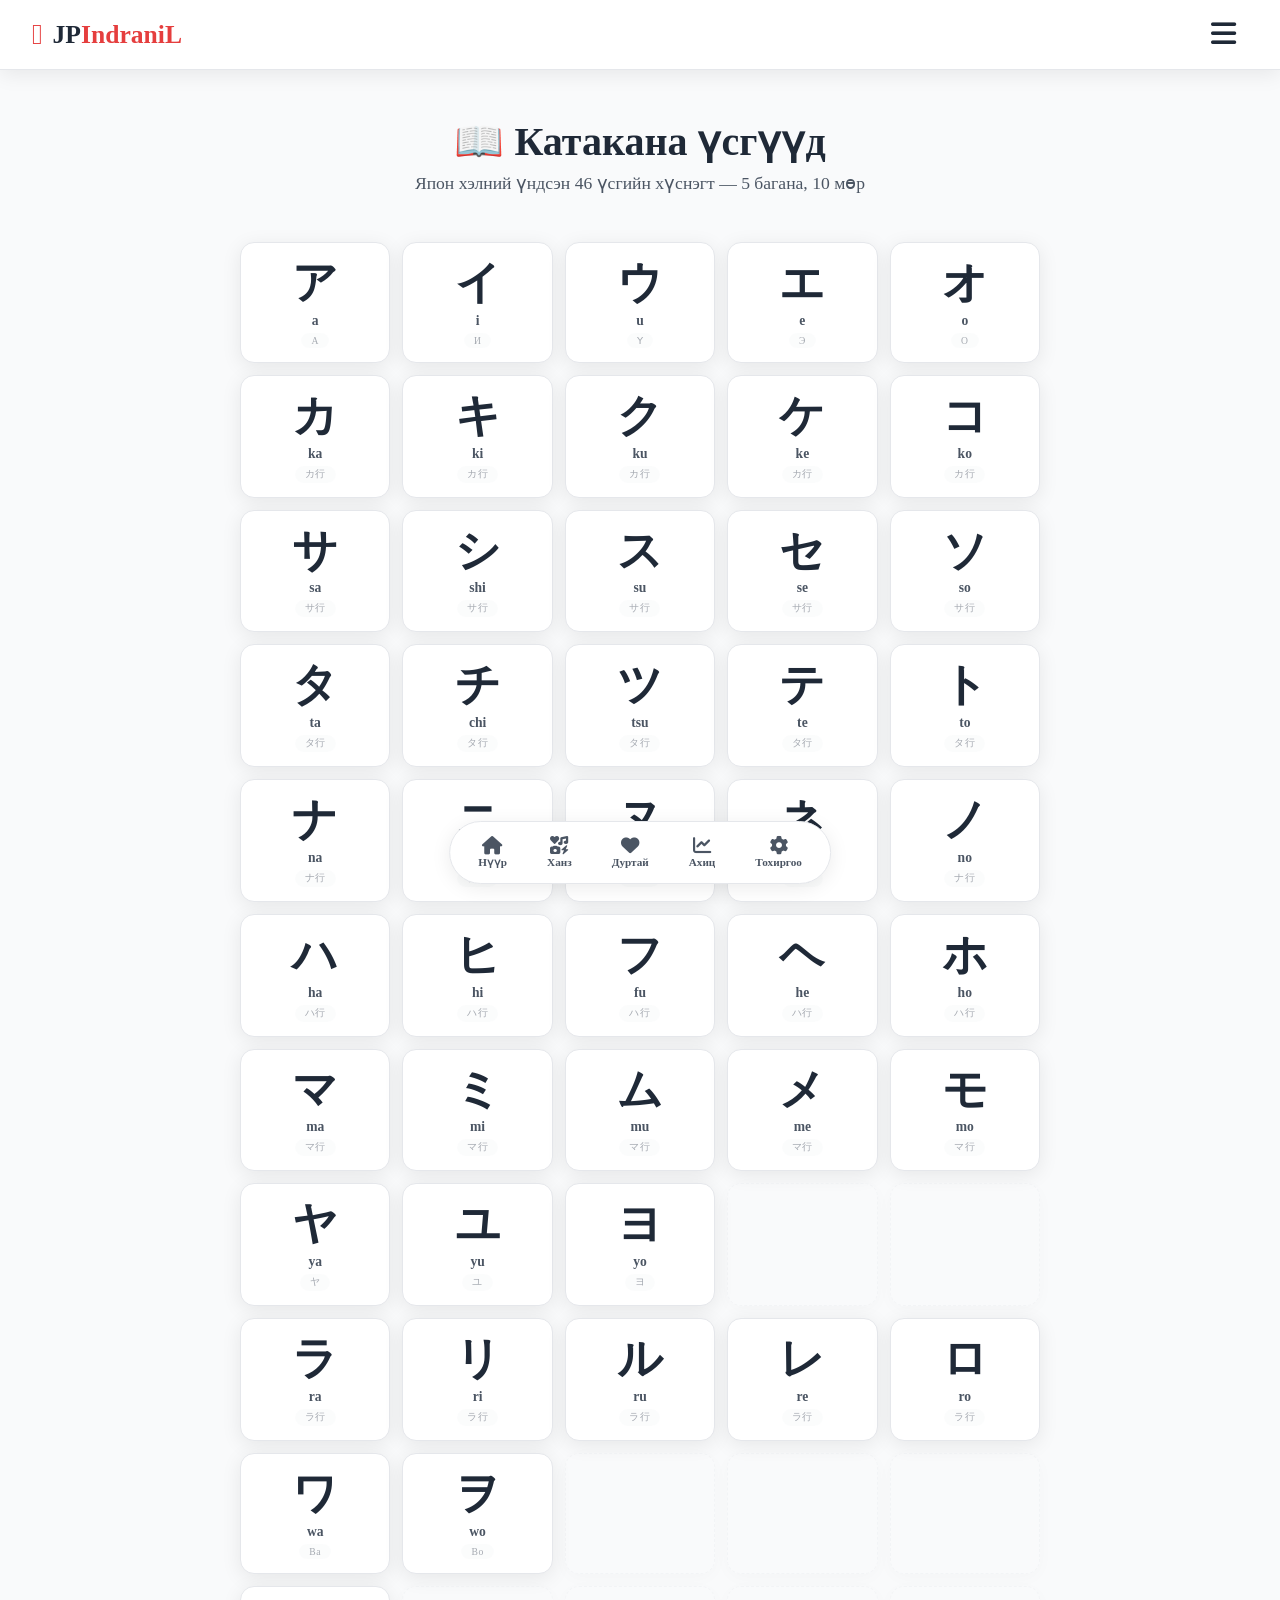
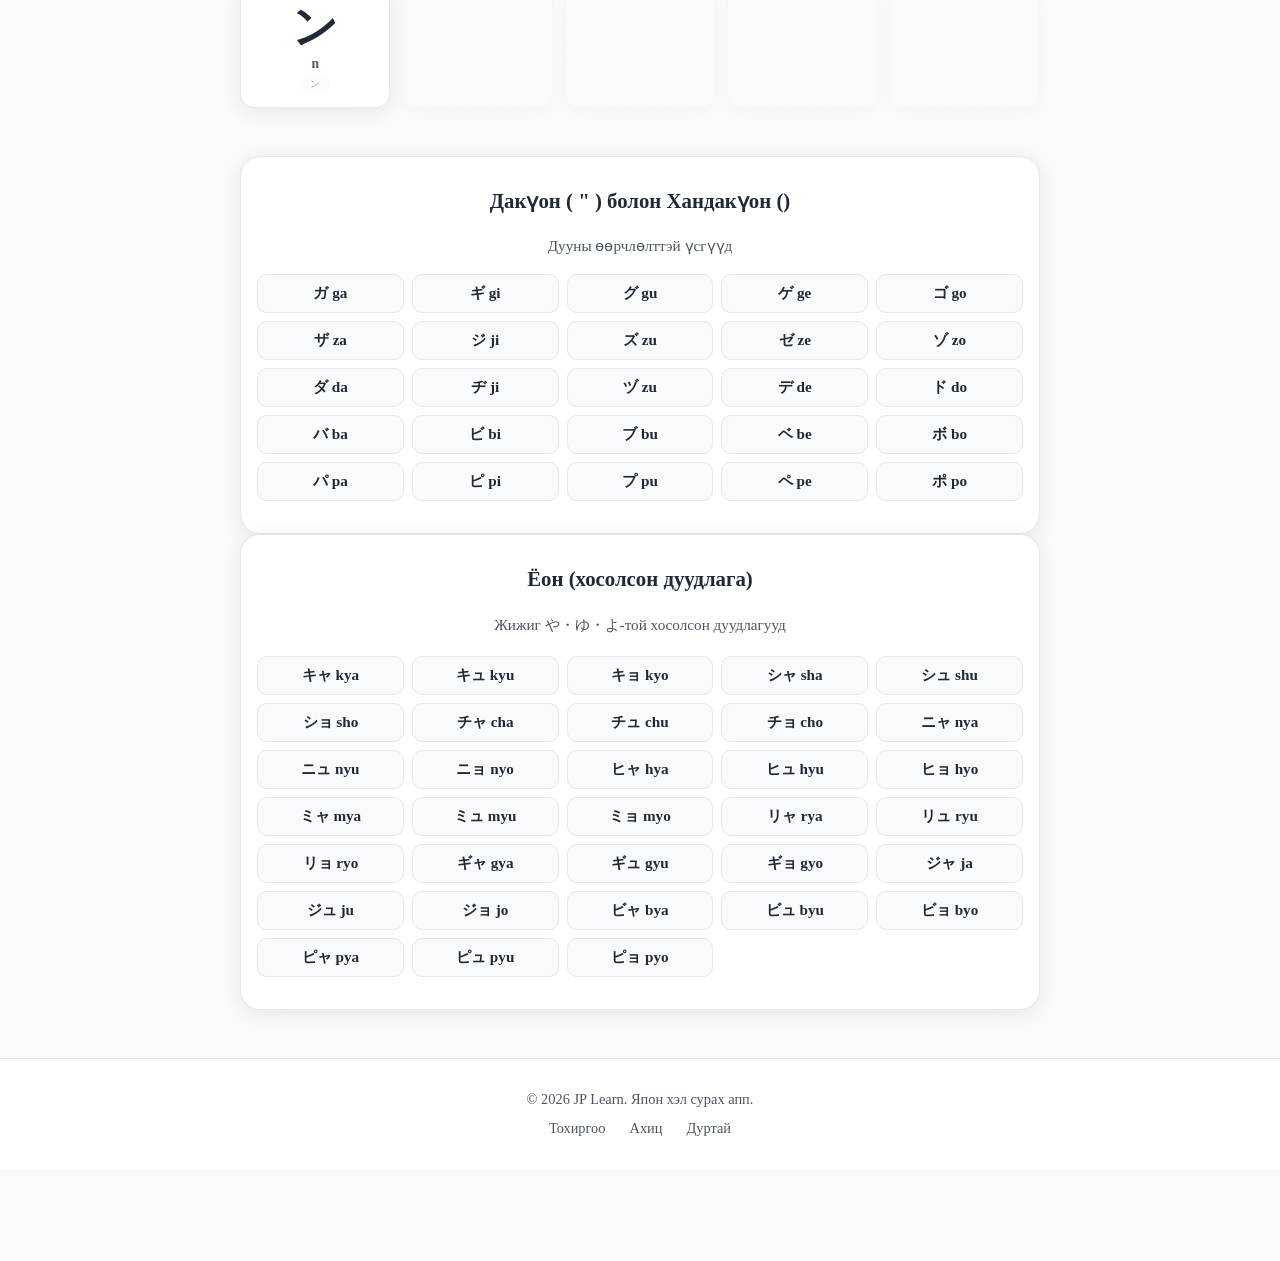
<file: pages/katakana.html>
<!DOCTYPE html>
<html lang="mn" data-theme="light">
<head>
    <meta charset="UTF-8">
    <meta name="viewport" content="width=device-width, initial-scale=1.0">
    <title>Япон хэл сурах апп</title>
    <link rel="stylesheet" href="../style.css">
    <link rel="stylesheet" href="../mobile.css" media="screen and (max-width: 768px)">
    <link rel="stylesheet" href="https://cdnjs.cloudflare.com/ajax/libs/font-awesome/6.0.0-beta3/css/all.min.css">
    <link rel="preconnect" href="https://fonts.googleapis.com">
    <link rel="preconnect" href="https://fonts.gstatic.com" crossorigin>
    <link href="https://fonts.googleapis.com/css2?family=Roboto:ital,wght@0,100..900;1,100..900&display=swap" rel="stylesheet">
    <link rel="stylesheet" href="https://fonts.googleapis.com/css2?family=Material+Symbols+Outlined:opsz,wght,FILL,GRAD@20..48,100..700,0..1,-50..200&icon_names=keyboard_double_arrow_down" />
</head>
<body>
    <!-- ===== NAVBAR ===== -->
    <nav class="navbar">
        <div class="nav-logo">
            <i class="#fas fa-language"></i>  <!-- ✅ #-г устгасан -->
            <span>JP<span class="logo-highlight">IndraniL</span></span>
        </div>
        <button class="hamburger" id="hamburgerBtn" aria-label="Меню нээх">
            <i class="fas fa-bars"></i>
        </button>
    </nav>

    <!-- ===== МЕНЮ ===== -->
    <div class="menu-overlay" id="menuOverlay">
        <div class="menu-container">
            <button class="menu-close-btn" id="menuCloseBtn" aria-label="Меню хаах">
                <i class="fas fa-times"></i>
            </button>
            <div class="menu-controls">
                <div class="control-group">
                    <span class="control-label"></span>
                    <button class="theme-toggle" id="themeToggle">
                        <i class="fas fa-moon"></i>
                        <span id="themeText"></span>
                    </button>
                </div>
                <div class="control-group">
                    <span class="control-label"><i class="fas fa-globe"></i> </span>
                    <div class="lang-dropdown" id="langDropdown">
                        <button class="lang-dropdown-toggle" id="langToggle">
                            <span id="currentLangLabel">MN</span>
                            <i class="fas fa-chevron-down"></i>
                        </button>
                        <div class="lang-dropdown-menu" id="langMenu">
                            <button class="lang-option active" data-lang="mn">
                                <span class="lang-option-code">MN</span>
                                <span class="lang-option-name">Монгол</span>
                            </button>
                            <button class="lang-option" data-lang="en">
                                <span class="lang-option-code">EN</span>
                                <span class="lang-option-name">English</span>
                            </button>
                            <button class="lang-option" data-lang="jp">
                                <span class="lang-option-code">JP</span>
                                <span class="lang-option-name">日本語</span>
                            </button>
                        </div>
                    </div>
                </div>
            </div>
            <div class="menu-links">
                <a href="../index.html" class="menu-link" data-i18n="menu_home"><i class="fas fa-home"></i> Нүүр</a>
                <a href="hiragana.html" class="menu-link" data-i18n="menu_hiragana"><i class="fas fa-font"></i> Хирагана</a>
                <a href="katakana.html" class="menu-link active" data-i18n="menu_katakana"><i class="fas fa-font"></i> Катакана</a>
                <a href="kanji.html" class="menu-link" data-i18n="menu_kanji"><i class="fas fa-icons"></i> Ханз</a>  <!-- ✅ Ханз → Канжи -->
                <a href="grammar.html" class="menu-link" data-i18n="menu_grammar"><i class="fas fa-book-open"></i> Дүрэм</a>
                <a href="vocabulary.html" class="menu-link" data-i18n="menu_vocabulary"><i class="fas fa-list-ul"></i> Үгсийн сан</a>
                <a href="listening.html" class="menu-link" data-i18n="menu_listening"><i class="fas fa-headphones"></i> Сонсгол</a>
                <a href="quiz.html" class="menu-link" data-i18n="menu_quiz"><i class="fas fa-question-circle"></i> Шалгалт</a>
                <a href="pdf.html" class="menu-link" data-i18n="menu_pdf"><i class="fas fa-file-pdf"></i> PDF</a>
                <a href="favorites.html" class="menu-link" data-i18n="menu_favorites"><i class="fas fa-heart"></i> Дуртай</a>
                <a href="progress.html" class="menu-link" data-i18n="menu_progress"><i class="fas fa-chart-line"></i> Ахиц</a>
                <a href="settings.html" class="menu-link" data-i18n="menu_settings"><i class="fas fa-cog"></i> Тохиргоо</a>
<a href="login.html" class="menu-link" id="menuLoginLink" data-i18n="menu_login"><i class="fas fa-user"></i> Нэвтрэх</a>
            </div>
        </div>
    </div>

        <!-- ===== ҮНДСЭН АГУУЛГА ===== -->
    <main class="page-content">
        <div class="container">
            <div class="section-header fade-in">
                <h1 data-i18n="katakana_title">📖 Катакана үсгүүд</h1>
                <p data-i18n="katakana_desc">Япон хэлний үндсэн 46 үсгийн хүснэгт</p>
            </div>

            <!-- 5 БАГАНА 10 МӨР -->
            <div class="kana-grid-5">
                <div class="kana-card-5 fade-in">
                    <span class="kana-char">ア</span>
                    <span class="kana-romaji">a</span>
                    <span class="kana-group">А</span>
                </div>
                <div class="kana-card-5 fade-in">
                    <span class="kana-char">イ</span>
                    <span class="kana-romaji">i</span>
                    <span class="kana-group">И</span>
                </div>
                <div class="kana-card-5 fade-in">
                    <span class="kana-char">ウ</span>
                    <span class="kana-romaji">u</span>
                    <span class="kana-group">Ү</span>
                </div>
                <div class="kana-card-5 fade-in">
                    <span class="kana-char">エ</span>
                    <span class="kana-romaji">e</span>
                    <span class="kana-group">Э</span>
                </div>
                <div class="kana-card-5 fade-in">
                    <span class="kana-char">オ</span>
                    <span class="kana-romaji">o</span>
                    <span class="kana-group">О</span>
                </div>
                <div class="kana-card-5 fade-in">
                    <span class="kana-char">カ</span>
                    <span class="kana-romaji">ka</span>
                    <span class="kana-group">カ行</span>
                </div>
                <div class="kana-card-5 fade-in">
                    <span class="kana-char">キ</span>
                    <span class="kana-romaji">ki</span>
                    <span class="kana-group">カ行</span>
                </div>
                <div class="kana-card-5 fade-in">
                    <span class="kana-char">ク</span>
                    <span class="kana-romaji">ku</span>
                    <span class="kana-group">カ行</span>
                </div>
                <div class="kana-card-5 fade-in">
                    <span class="kana-char">ケ</span>
                    <span class="kana-romaji">ke</span>
                    <span class="kana-group">カ行</span>
                </div>
                <div class="kana-card-5 fade-in">
                    <span class="kana-char">コ</span>
                    <span class="kana-romaji">ko</span>
                    <span class="kana-group">カ行</span>
                </div>
                <div class="kana-card-5 fade-in">
                    <span class="kana-char">サ</span>
                    <span class="kana-romaji">sa</span>
                    <span class="kana-group">サ行</span>
                </div>
                <div class="kana-card-5 fade-in">
                    <span class="kana-char">シ</span>
                    <span class="kana-romaji">shi</span>
                    <span class="kana-group">サ行</span>
                </div>
                <div class="kana-card-5 fade-in">
                    <span class="kana-char">ス</span>
                    <span class="kana-romaji">su</span>
                    <span class="kana-group">サ行</span>
                </div>
                <div class="kana-card-5 fade-in">
                    <span class="kana-char">セ</span>
                    <span class="kana-romaji">se</span>
                    <span class="kana-group">サ行</span>
                </div>
                <div class="kana-card-5 fade-in">
                    <span class="kana-char">ソ</span>
                    <span class="kana-romaji">so</span>
                    <span class="kana-group">サ行</span>
                </div>
                <div class="kana-card-5 fade-in">
                    <span class="kana-char">タ</span>
                    <span class="kana-romaji">ta</span>
                    <span class="kana-group">タ行</span>
                </div>
                <div class="kana-card-5 fade-in">
                    <span class="kana-char">チ</span>
                    <span class="kana-romaji">chi</span>
                    <span class="kana-group">タ行</span>
                </div>
                <div class="kana-card-5 fade-in">
                    <span class="kana-char">ツ</span>
                    <span class="kana-romaji">tsu</span>
                    <span class="kana-group">タ行</span>
                </div>
                <div class="kana-card-5 fade-in">
                    <span class="kana-char">テ</span>
                    <span class="kana-romaji">te</span>
                    <span class="kana-group">タ行</span>
                </div>
                <div class="kana-card-5 fade-in">
                    <span class="kana-char">ト</span>
                    <span class="kana-romaji">to</span>
                    <span class="kana-group">タ行</span>
                </div>
                <div class="kana-card-5 fade-in">
                    <span class="kana-char">ナ</span>
                    <span class="kana-romaji">na</span>
                    <span class="kana-group">ナ行</span>
                </div>
                <div class="kana-card-5 fade-in">
                    <span class="kana-char">ニ</span>
                    <span class="kana-romaji">ni</span>
                    <span class="kana-group">ナ行</span>
                </div>
                <div class="kana-card-5 fade-in">
                    <span class="kana-char">ヌ</span>
                    <span class="kana-romaji">nu</span>
                    <span class="kana-group">ナ行</span>
                </div>
                <div class="kana-card-5 fade-in">
                    <span class="kana-char">ネ</span>
                    <span class="kana-romaji">ne</span>
                    <span class="kana-group">ナ行</span>
                </div>
                <div class="kana-card-5 fade-in">
                    <span class="kana-char">ノ</span>
                    <span class="kana-romaji">no</span>
                    <span class="kana-group">ナ行</span>
                </div>
                <div class="kana-card-5 fade-in">
                    <span class="kana-char">ハ</span>
                    <span class="kana-romaji">ha</span>
                    <span class="kana-group">ハ行</span>
                </div>
                <div class="kana-card-5 fade-in">
                    <span class="kana-char">ヒ</span>
                    <span class="kana-romaji">hi</span>
                    <span class="kana-group">ハ行</span>
                </div>
                <div class="kana-card-5 fade-in">
                    <span class="kana-char">フ</span>
                    <span class="kana-romaji">fu</span>
                    <span class="kana-group">ハ行</span>
                </div>
                <div class="kana-card-5 fade-in">
                    <span class="kana-char">ヘ</span>
                    <span class="kana-romaji">he</span>
                    <span class="kana-group">ハ行</span>
                </div>
                <div class="kana-card-5 fade-in">
                    <span class="kana-char">ホ</span>
                    <span class="kana-romaji">ho</span>
                    <span class="kana-group">ハ行</span>
                </div>
                <div class="kana-card-5 fade-in">
                    <span class="kana-char">マ</span>
                    <span class="kana-romaji">ma</span>
                    <span class="kana-group">マ行</span>
                </div>
                <div class="kana-card-5 fade-in">
                    <span class="kana-char">ミ</span>
                    <span class="kana-romaji">mi</span>
                    <span class="kana-group">マ行</span>
                </div>
                <div class="kana-card-5 fade-in">
                    <span class="kana-char">ム</span>
                    <span class="kana-romaji">mu</span>
                    <span class="kana-group">マ行</span>
                </div>
                <div class="kana-card-5 fade-in">
                    <span class="kana-char">メ</span>
                    <span class="kana-romaji">me</span>
                    <span class="kana-group">マ行</span>
                </div>
                <div class="kana-card-5 fade-in">
                    <span class="kana-char">モ</span>
                    <span class="kana-romaji">mo</span>
                    <span class="kana-group">マ行</span>
                </div>
                <div class="kana-card-5 fade-in">
                    <span class="kana-char">ヤ</span>
                    <span class="kana-romaji">ya</span>
                    <span class="kana-group">ヤ</span>
                </div>
                <div class="kana-card-5 fade-in">
                    <span class="kana-char">ユ</span>
                    <span class="kana-romaji">yu</span>
                    <span class="kana-group">ユ</span>
                </div>
                <div class="kana-card-5 fade-in">
                    <span class="kana-char">ヨ</span>
                    <span class="kana-romaji">yo</span>
                    <span class="kana-group">ヨ</span>
                </div>
                <div class="kana-card-5 empty-card"></div>
                <div class="kana-card-5 empty-card"></div>
                <div class="kana-card-5 fade-in">
                    <span class="kana-char">ラ</span>
                    <span class="kana-romaji">ra</span>
                    <span class="kana-group">ラ行</span>
                </div>
                <div class="kana-card-5 fade-in">
                    <span class="kana-char">リ</span>
                    <span class="kana-romaji">ri</span>
                    <span class="kana-group">ラ行</span>
                </div>
                <div class="kana-card-5 fade-in">
                    <span class="kana-char">ル</span>
                    <span class="kana-romaji">ru</span>
                    <span class="kana-group">ラ行</span>
                </div>
                <div class="kana-card-5 fade-in">
                    <span class="kana-char">レ</span>
                    <span class="kana-romaji">re</span>
                    <span class="kana-group">ラ行</span>
                </div>
                <div class="kana-card-5 fade-in">
                    <span class="kana-char">ロ</span>
                    <span class="kana-romaji">ro</span>
                    <span class="kana-group">ラ行</span>
                </div>
                <div class="kana-card-5 fade-in">
                    <span class="kana-char">ワ</span>
                    <span class="kana-romaji">wa</span>
                    <span class="kana-group">Ва</span>
                </div>
                <div class="kana-card-5 fade-in">
                    <span class="kana-char">ヲ</span>
                    <span class="kana-romaji">wo</span>
                    <span class="kana-group">Во</span>
                </div>
                <div class="kana-card-5 empty-card"></div>
                <div class="kana-card-5 empty-card"></div>
                <div class="kana-card-5 empty-card"></div>
                <div class="kana-card-5 fade-in">
                    <span class="kana-char">ン</span>
                    <span class="kana-romaji">n</span>
                    <span class="kana-group">ン</span>
                </div>
                <div class="kana-card-5 empty-card"></div>
                <div class="kana-card-5 empty-card"></div>
                <div class="kana-card-5 empty-card"></div>
                <div class="kana-card-5 empty-card"></div>
            </div> <!-- /kana-grid-5 -->

            <!-- Дакүон / Хандакүон -->
            <div class="extra-section fade-in">
                <h3 data-i18n="dakuten_title"> Дакүон (") болон Хандакүон (°)</h3>
                <p class="dakuten-desc" data-i18n="dakuten_desc">Дуудлагын өөрчлөлттэй үсгүүд</p>
                <div class="extra-grid">
        <span>ガ ga</span>
        <span>ギ gi</span>
        <span>グ gu</span>
        <span>ゲ ge</span>
        <span>ゴ go</span>
        <span>ザ za</span>
        <span>ジ ji</span>
        <span>ズ zu</span>
        <span>ゼ ze</span>
        <span>ゾ zo</span>
        <span>ダ da</span>
        <span>ヂ ji</span>
        <span>ヅ zu</span>
        <span>デ de</span>
        <span>ド do</span>
        <span>バ ba</span>
        <span>ビ bi</span>
        <span>ブ bu</span>
        <span>ベ be</span>
        <span>ボ bo</span>
        <span>パ pa</span>
        <span>ピ pi</span>
        <span>プ pu</span>
        <span>ペ pe</span>
        <span>ポ po</span>
                </div>
            </div>

            <!-- Ёон -->
            <div class="extra-section fade-in">
                <h3 data-i18n="yoon_title"> Ёон (хосолсон дуудлага)</h3>
                <p class="dakuten-desc" data-i18n="yoon_desc">Жижиг や・ゆ・よ-той хосолсон дуудлагууд</p>
                <div class="extra-grid">
        <span>キャ kya</span>
        <span>キュ kyu</span>
        <span>キョ kyo</span>
        <span>シャ sha</span>
        <span>シュ shu</span>
        <span>ショ sho</span>
        <span>チャ cha</span>
        <span>チュ chu</span>
        <span>チョ cho</span>
        <span>ニャ nya</span>
        <span>ニュ nyu</span>
        <span>ニョ nyo</span>
        <span>ヒャ hya</span>
        <span>ヒュ hyu</span>
        <span>ヒョ hyo</span>
        <span>ミャ mya</span>
        <span>ミュ myu</span>
        <span>ミョ myo</span>
        <span>リャ rya</span>
        <span>リュ ryu</span>
        <span>リョ ryo</span>
        <span>ギャ gya</span>
        <span>ギュ gyu</span>
        <span>ギョ gyo</span>
        <span>ジャ ja</span>
        <span>ジュ ju</span>
        <span>ジョ jo</span>
        <span>ビャ bya</span>
        <span>ビュ byu</span>
        <span>ビョ byo</span>
        <span>ピャ pya</span>
        <span>ピュ pyu</span>
        <span>ピョ pyo</span>
                </div>
            </div>
        </div>
    </main>

    <!-- ===== GO TO TOP ТОВЧ ===== -->
<button class="go-top-btn" id="goTopBtn" aria-label="Дээд хэсэг рүү очих">
    <i class="fas fa-arrow-up"></i>
</button>

    <!-- ===== ХӨЛ ===== -->
    <footer class="footer">
        <div class="container">
            <p data-i18n="footer_text">© 2026 JP Learn. Япон хэл сурах апп.</p>
            <div class="footer-links">
                <a href="settings.html" data-i18n="footer_settings">Тохиргоо</a>
                <a href="progress.html" data-i18n="footer_progress">Ахиц</a>
                <a href="favorites.html" data-i18n="footer_favorites">Дуртай</a>
            </div>
        </div>
    </footer>
    <!-- ===== ДООД НАВИГАЦ (утасны апп) ===== -->
    <nav class="bottom-nav" aria-label="Bottom navigation">
        <a href="../index.html" class="bottom-nav-item"><i class="fas fa-home"></i><span data-i18n="menu_home">Нүүр</span></a>
        <a href="kanji.html" class="bottom-nav-item"><i class="fas fa-icons"></i><span data-i18n="menu_kanji">Ханз</span></a>
        <a href="favorites.html" class="bottom-nav-item"><i class="fas fa-heart"></i><span data-i18n="menu_favorites">Дуртай</span></a>
        <a href="progress.html" class="bottom-nav-item"><i class="fas fa-chart-line"></i><span data-i18n="menu_progress">Ахиц</span></a>
        <a href="settings.html" class="bottom-nav-item"><i class="fas fa-cog"></i><span data-i18n="menu_settings">Тохиргоо</span></a>
    </nav>
    <script src="../script.js"></script>
</body>
</html>
</file>
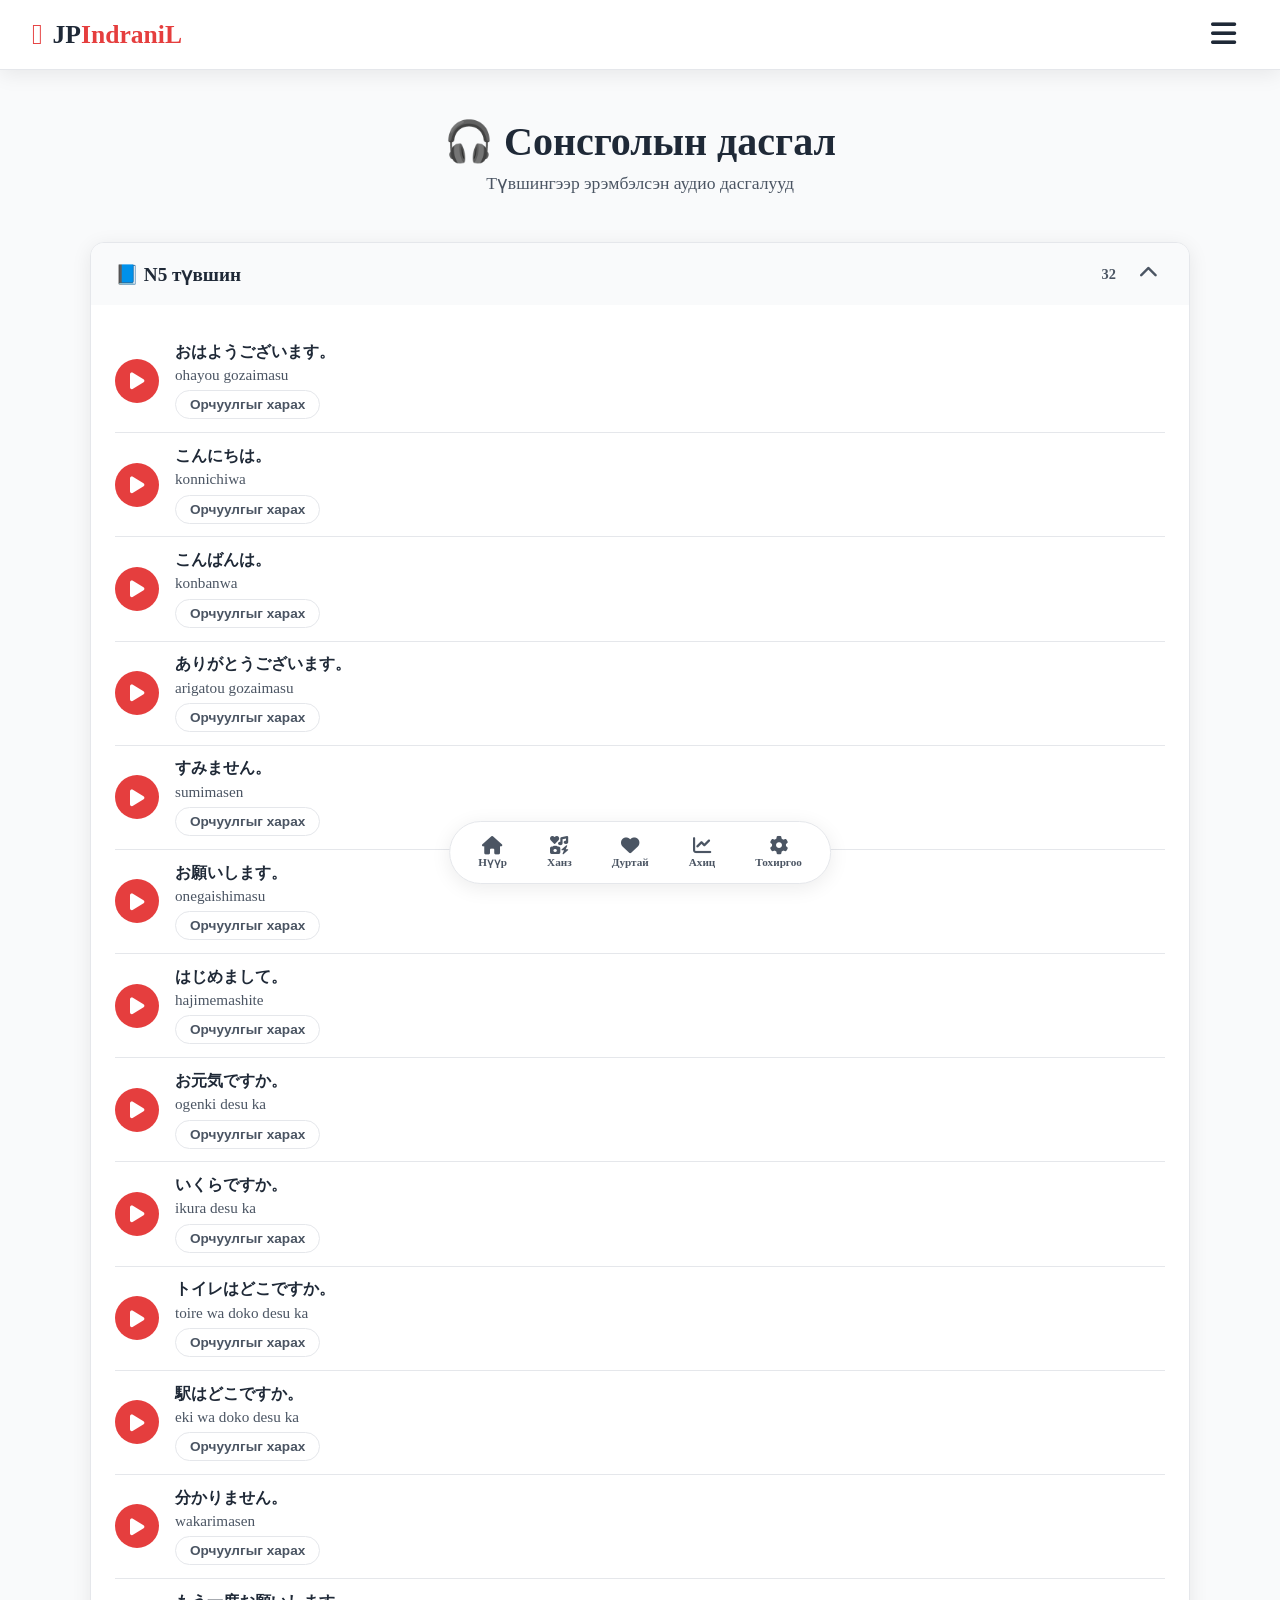
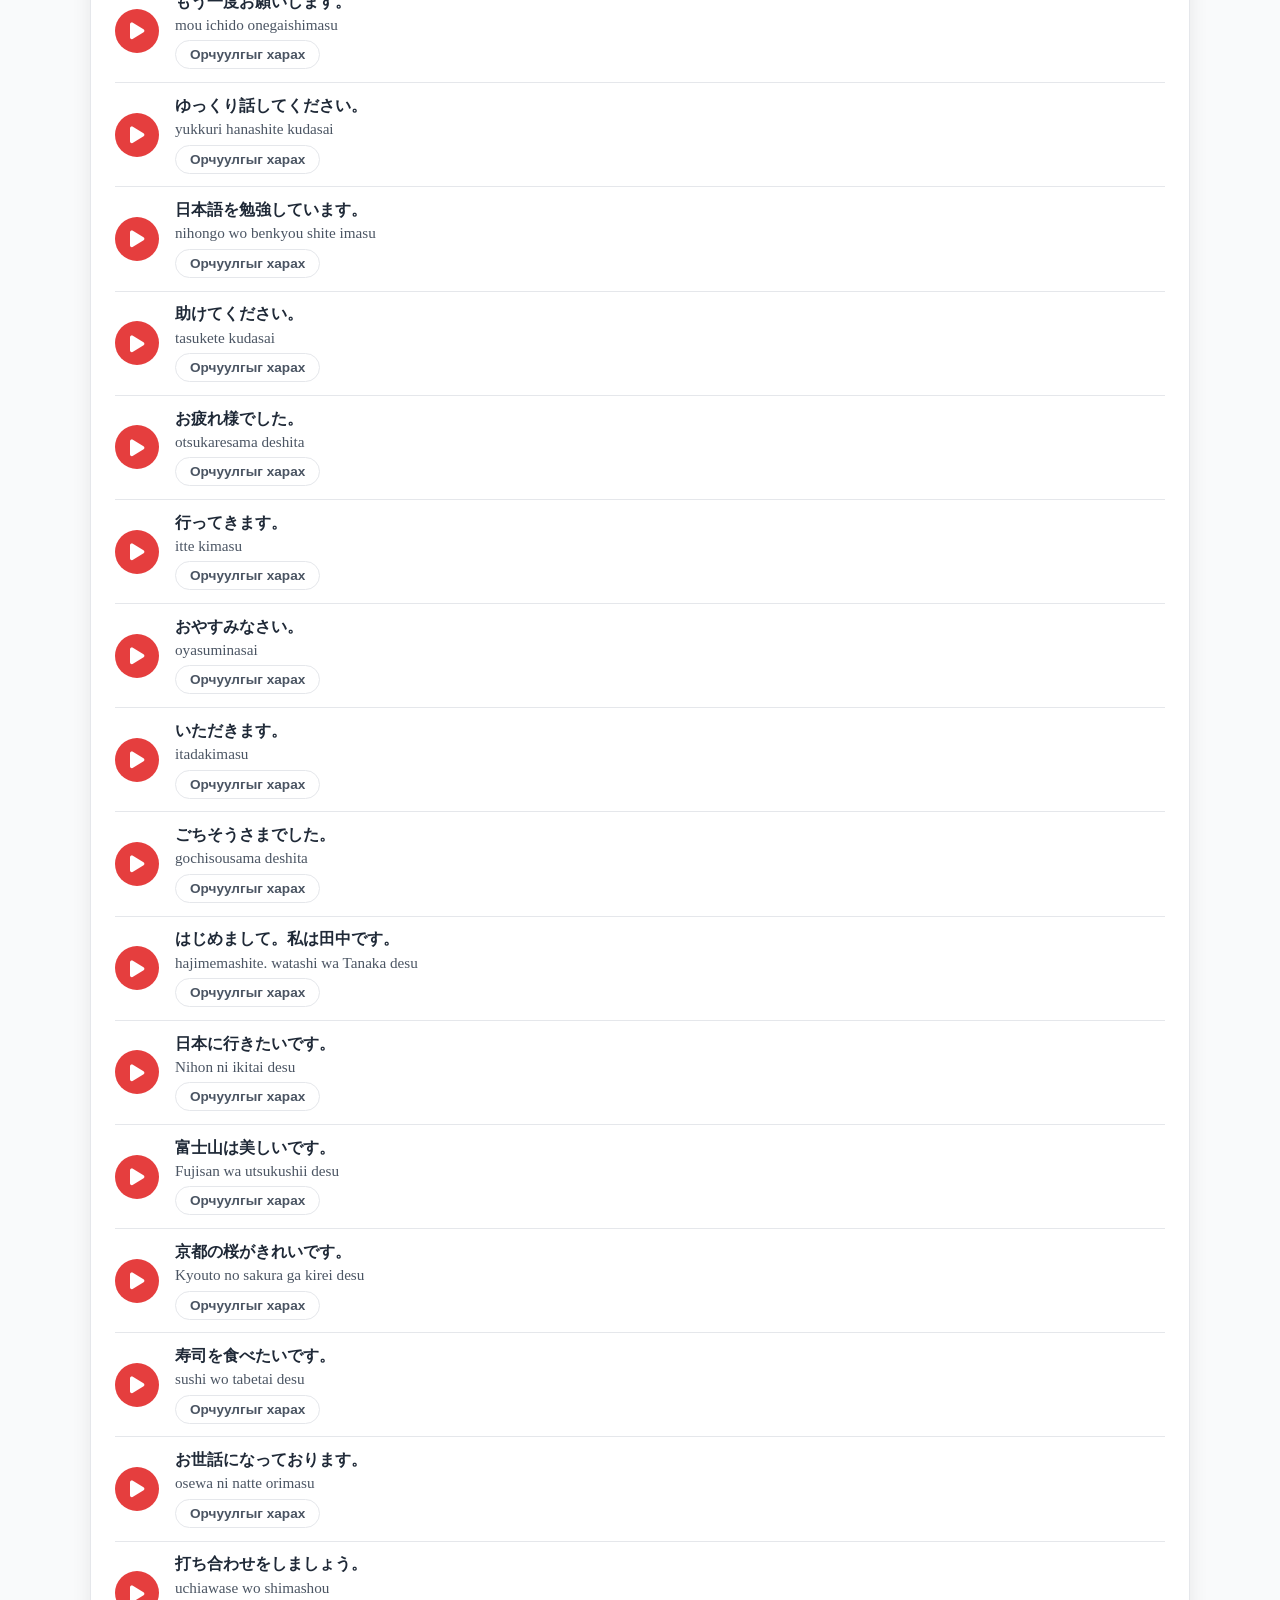
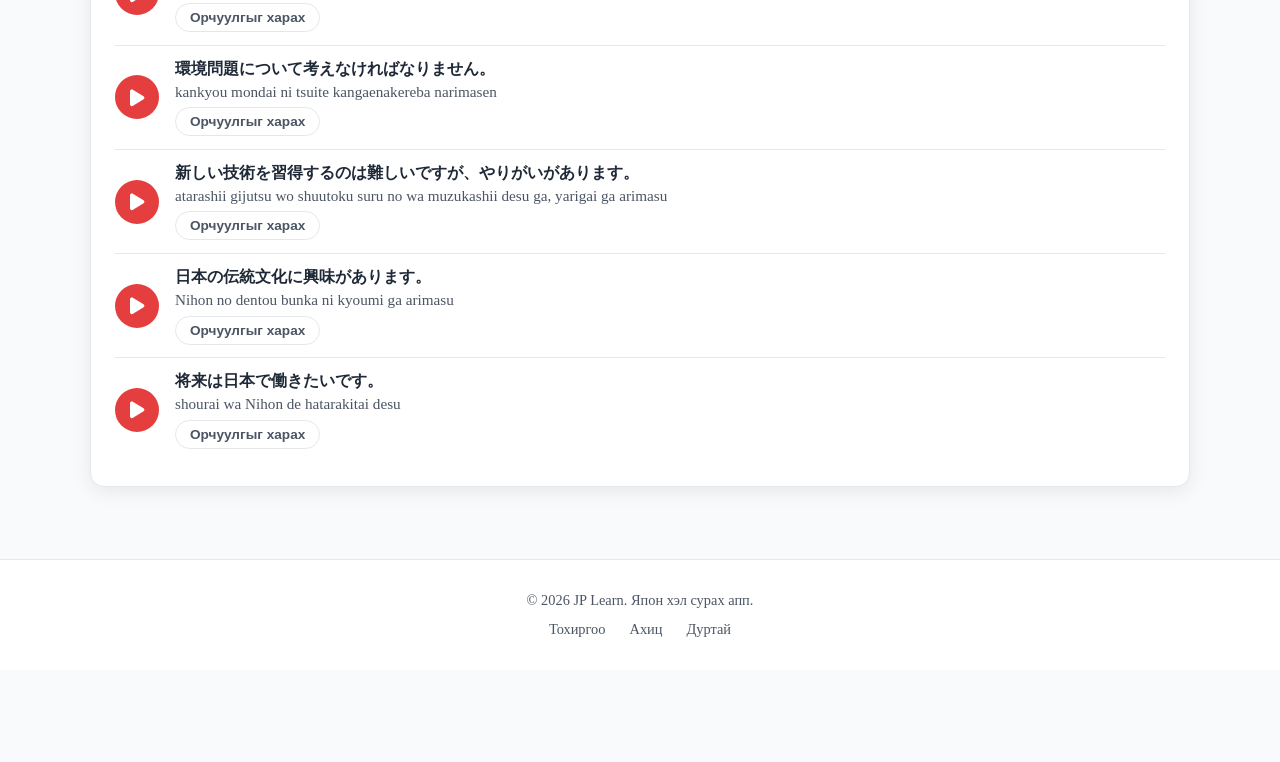
<file: pages/listening.html>
<!DOCTYPE html>
<html lang="mn" data-theme="light">
<head>
    <meta charset="UTF-8">
    <meta name="viewport" content="width=device-width, initial-scale=1.0">
    <title>Япон хэл сурах апп</title>
    <link rel="stylesheet" href="../style.css">
    <link rel="stylesheet" href="../mobile.css" media="screen and (max-width: 768px)">
    <link rel="stylesheet" href="https://cdnjs.cloudflare.com/ajax/libs/font-awesome/6.0.0-beta3/css/all.min.css">
    <link rel="preconnect" href="https://fonts.googleapis.com">
    <link rel="preconnect" href="https://fonts.gstatic.com" crossorigin>
    <link href="https://fonts.googleapis.com/css2?family=Roboto:ital,wght@0,100..900;1,100..900&display=swap" rel="stylesheet">
    <link rel="stylesheet" href="https://fonts.googleapis.com/css2?family=Material+Symbols+Outlined:opsz,wght,FILL,GRAD@20..48,100..700,0..1,-50..200&icon_names=keyboard_double_arrow_down" />
</head>
<body>
    <!-- ===== NAVBAR ===== -->
    <nav class="navbar">
        <div class="nav-logo">
            <i class="#fas fa-language"></i>  <!-- ✅ #-г устгасан -->
            <span>JP<span class="logo-highlight">IndraniL</span></span>
        </div>
        <button class="hamburger" id="hamburgerBtn" aria-label="Меню нээх">
            <i class="fas fa-bars"></i>
        </button>
    </nav>

    <!-- ===== МЕНЮ ===== -->
    <div class="menu-overlay" id="menuOverlay">
        <div class="menu-container">
            <button class="menu-close-btn" id="menuCloseBtn" aria-label="Меню хаах">
                <i class="fas fa-times"></i>
            </button>
            <div class="menu-controls">
                <div class="control-group">
                    <span class="control-label"></span>
                    <button class="theme-toggle" id="themeToggle">
                        <i class="fas fa-moon"></i>
                        <span id="themeText"></span>
                    </button>
                </div>
                <div class="control-group">
                    <span class="control-label"><i class="fas fa-globe"></i> </span>
                    <div class="lang-dropdown" id="langDropdown">
                        <button class="lang-dropdown-toggle" id="langToggle">
                            <span id="currentLangLabel">MN</span>
                            <i class="fas fa-chevron-down"></i>
                        </button>
                        <div class="lang-dropdown-menu" id="langMenu">
                            <button class="lang-option active" data-lang="mn">
                                <span class="lang-option-code">MN</span>
                                <span class="lang-option-name">Монгол</span>
                            </button>
                            <button class="lang-option" data-lang="en">
                                <span class="lang-option-code">EN</span>
                                <span class="lang-option-name">English</span>
                            </button>
                            <button class="lang-option" data-lang="jp">
                                <span class="lang-option-code">JP</span>
                                <span class="lang-option-name">日本語</span>
                            </button>
                        </div>
                    </div>
                </div>
            </div>
            <div class="menu-links">
                <a href="../index.html" class="menu-link" data-i18n="menu_home"><i class="fas fa-home"></i> Нүүр</a>
                <a href="hiragana.html" class="menu-link" data-i18n="menu_hiragana"><i class="fas fa-font"></i> Хирагана</a>
                <a href="katakana.html" class="menu-link" data-i18n="menu_katakana"><i class="fas fa-font"></i> Катакана</a>
                <a href="kanji.html" class="menu-link" data-i18n="menu_kanji"><i class="fas fa-icons"></i> Ханз</a>  <!-- ✅ Ханз → Канжи -->
                <a href="grammar.html" class="menu-link" data-i18n="menu_grammar"><i class="fas fa-book-open"></i> Дүрэм</a>
                <a href="vocabulary.html" class="menu-link" data-i18n="menu_vocabulary"><i class="fas fa-list-ul"></i> Үгсийн сан</a>
                <a href="listening.html" class="menu-link active" data-i18n="menu_listening"><i class="fas fa-headphones"></i> Сонсгол</a>
                <a href="quiz.html" class="menu-link" data-i18n="menu_quiz"><i class="fas fa-question-circle"></i> Шалгалт</a>
                <a href="pdf.html" class="menu-link" data-i18n="menu_pdf"><i class="fas fa-file-pdf"></i> PDF</a>
                <a href="favorites.html" class="menu-link" data-i18n="menu_favorites"><i class="fas fa-heart"></i> Дуртай</a>
                <a href="progress.html" class="menu-link" data-i18n="menu_progress"><i class="fas fa-chart-line"></i> Ахиц</a>
                <a href="settings.html" class="menu-link" data-i18n="menu_settings"><i class="fas fa-cog"></i> Тохиргоо</a>
<a href="login.html" class="menu-link" id="menuLoginLink" data-i18n="menu_login"><i class="fas fa-user"></i> Нэвтрэх</a>
            </div>
        </div>
    </div>

        <!-- ===== ҮНДСЭН АГУУЛГА ===== -->
    <main class="page-content">
        <div class="container">
            <div class="section-header fade-in">
                <h1 data-i18n="listening_title">🎧 Сонсголын дасгал</h1>
                <p data-i18n="listening_subtitle">Түвшингээр эрэмбэлсэн аудио дасгалууд</p>
            </div>

            <div class="listening-level fade-in">
                <div class="listening-level-header">
                    <h3 class="listening-level-title" data-i18n="listening_level_n5">📘 N5 түвшин</h3>
                    <span class="listening-level-count" id="listeningCount"></span>
                    <button class="listening-toggle-btn"><i class="fas fa-chevron-up"></i></button>
                </div>
                <div class="listening-level-body open">
                    <div id="listeningList"></div>
                </div>
            </div>
        </div>
    </main>

    <!-- ===== GO TO TOP ТОВЧ ===== -->
<button class="go-top-btn" id="goTopBtn" aria-label="Дээд хэсэг рүү очих">
    <i class="fas fa-arrow-up"></i>
</button>

    <!-- ===== ХӨЛ ===== -->
    <footer class="footer">
        <div class="container">
            <p data-i18n="footer_text">© 2026 JP Learn. Япон хэл сурах апп.</p>
            <div class="footer-links">
                <a href="settings.html" data-i18n="footer_settings">Тохиргоо</a>
                <a href="progress.html" data-i18n="footer_progress">Ахиц</a>
                <a href="favorites.html" data-i18n="footer_favorites">Дуртай</a>
            </div>
        </div>
    </footer>
    <!-- ===== ДООД НАВИГАЦ (утасны апп) ===== -->
    <nav class="bottom-nav" aria-label="Bottom navigation">
        <a href="../index.html" class="bottom-nav-item"><i class="fas fa-home"></i><span data-i18n="menu_home">Нүүр</span></a>
        <a href="kanji.html" class="bottom-nav-item"><i class="fas fa-icons"></i><span data-i18n="menu_kanji">Ханз</span></a>
        <a href="favorites.html" class="bottom-nav-item"><i class="fas fa-heart"></i><span data-i18n="menu_favorites">Дуртай</span></a>
        <a href="progress.html" class="bottom-nav-item"><i class="fas fa-chart-line"></i><span data-i18n="menu_progress">Ахиц</span></a>
        <a href="settings.html" class="bottom-nav-item"><i class="fas fa-cog"></i><span data-i18n="menu_settings">Тохиргоо</span></a>
    </nav>
    <script src="../script.js"></script>
    <script>
function t(key) {
    try {
        var lang = localStorage.getItem('jp-lang') || 'mn';
        return (translations[lang] && translations[lang][key]) || key;
    } catch (e) { return key; }
}
(function() {
    var phrases = [
        { jp: "おはようございます。", romaji: "ohayou gozaimasu", mn: "Өглөөний мэнд." },
        { jp: "こんにちは。", romaji: "konnichiwa", mn: "Сайн байна уу." },
        { jp: "こんばんは。", romaji: "konbanwa", mn: "Оройн мэнд." },
        { jp: "ありがとうございます。", romaji: "arigatou gozaimasu", mn: "Баярлалаа." },
        { jp: "すみません。", romaji: "sumimasen", mn: "Уучлаарай." },
        { jp: "お願いします。", romaji: "onegaishimasu", mn: "Гуйя, туслаач." },
        { jp: "はじめまして。", romaji: "hajimemashite", mn: "Танилцсандаа баяртай байна." },
        { jp: "お元気ですか。", romaji: "ogenki desu ka", mn: "Та сайн байна уу?" },
        { jp: "いくらですか。", romaji: "ikura desu ka", mn: "Энэ ямар үнэтэй вэ?" },
        { jp: "トイレはどこですか。", romaji: "toire wa doko desu ka", mn: "Ариун цэврийн өрөө хаана вэ?" },
        { jp: "駅はどこですか。", romaji: "eki wa doko desu ka", mn: "Өртөө хаана вэ?" },
        { jp: "分かりません。", romaji: "wakarimasen", mn: "Ойлгохгүй байна." },
        { jp: "もう一度お願いします。", romaji: "mou ichido onegaishimasu", mn: "Дахин нэг хэлж өгөөч." },
        { jp: "ゆっくり話してください。", romaji: "yukkuri hanashite kudasai", mn: "Удаан ярьж өгөөч." },
        { jp: "日本語を勉強しています。", romaji: "nihongo wo benkyou shite imasu", mn: "Би япон хэл сурч байна." },
        { jp: "助けてください。", romaji: "tasukete kudasai", mn: "Туслаач!" },
        { jp: "お疲れ様でした。", romaji: "otsukaresama deshita", mn: "Та ядарсан байх. (ажлын дараа)" },
        { jp: "行ってきます。", romaji: "itte kimasu", mn: "Би яваад ирье." },
        { jp: "おやすみなさい。", romaji: "oyasuminasai", mn: "Сайхан нойрсоорой." },
        { jp: "いただきます。", romaji: "itadakimasu", mn: "Хоол идэхээсээ өмнө хэлдэг үг." },
        { jp: "ごちそうさまでした。", romaji: "gochisousama deshita", mn: "Хоолны дараа талархаж хэлдэг үг." },
        { jp: "はじめまして。私は田中です。", romaji: "hajimemashite. watashi wa Tanaka desu", mn: "Танилцсандаа баяртай байна. Би Танака." },
        { jp: "日本に行きたいです。", romaji: "Nihon ni ikitai desu", mn: "Япон руу явмаар байна." },
        { jp: "富士山は美しいです。", romaji: "Fujisan wa utsukushii desu", mn: "Фүжи уул үзэсгэлэнтэй." },
        { jp: "京都の桜がきれいです。", romaji: "Kyouto no sakura ga kirei desu", mn: "Киотогийн сакура цэцэг гоё." },
        { jp: "寿司を食べたいです。", romaji: "sushi wo tabetai desu", mn: "Суши идмээр байна." },
        { jp: "お世話になっております。", romaji: "osewa ni natte orimasu", mn: "Үргэлж тус болдогт тань талархаж байна. (бизнесийн мэндчилгээ)" },
        { jp: "打ち合わせをしましょう。", romaji: "uchiawase wo shimashou", mn: "Уулзалт хийцгээе." },
        { jp: "環境問題について考えなければなりません。", romaji: "kankyou mondai ni tsuite kangaenakereba narimasen", mn: "Байгаль орчны асуудлын талаар бодох хэрэгтэй." },
        { jp: "新しい技術を習得するのは難しいですが、やりがいがあります。", romaji: "atarashii gijutsu wo shuutoku suru no wa muzukashii desu ga, yarigai ga arimasu", mn: "Шинэ технологи эзэмших нь хэцүү ч үнэ цэнэтэй." },
        { jp: "日本の伝統文化に興味があります。", romaji: "Nihon no dentou bunka ni kyoumi ga arimasu", mn: "Японы уламжлалт соёлд сонирхолтой." },
        { jp: "将来は日本で働きたいです。", romaji: "shourai wa Nihon de hatarakitai desu", mn: "Ирээдүйд Японд ажилламаар байна." }
    ];
    var list = document.getElementById('listeningList');
    var count = document.getElementById('listeningCount');
    if (!list) return;
    if (count) count.textContent = phrases.length;

    function render() {
        list.innerHTML = '';
        phrases.forEach(function(p) {
            var item = document.createElement('div');
            item.className = 'listening-item';
            item.innerHTML = '<div class="listening-player">'
                + '<button class="play-btn" aria-label="play"><i class="fas fa-play"></i></button>'
                + '<div class="listening-info">'
                + '<div class="listening-title">' + p.jp + '</div>'
                + '<div class="listening-text">' + p.romaji + '</div>'
                + '<div class="listening-translation">' + p.mn + '</div>'
                + '<button class="listening-reveal-btn">' + t('listening_reveal') + '</button>'
                + '</div></div>';
            var playBtn = item.querySelector('.play-btn');
            playBtn.addEventListener('click', function() { speak(p.jp, playBtn); });
            var revealBtn = item.querySelector('.listening-reveal-btn');
            var tr = item.querySelector('.listening-translation');
            revealBtn.addEventListener('click', function() {
                var shown = tr.classList.toggle('show');
                revealBtn.textContent = shown ? t('btn_hide') : t('listening_reveal');
            });
            list.appendChild(item);
        });
    }

    function speak(text, btn) {
        if (!('speechSynthesis' in window)) return;
        window.speechSynthesis.cancel();
        var u = new SpeechSynthesisUtterance(text);
        u.lang = 'ja-JP';
        u.rate = 0.85;
        var icon = btn.querySelector('i');
        btn.classList.add('playing');
        if (icon) icon.className = 'fas fa-volume-up';
        function done() {
            btn.classList.remove('playing');
            if (icon) icon.className = 'fas fa-play';
        }
        u.onend = done;
        u.onerror = done;
        window.speechSynthesis.speak(u);
    }

    document.addEventListener('languageChanged', render);
    render();
})();
    </script>
</body>
</html>
</file>
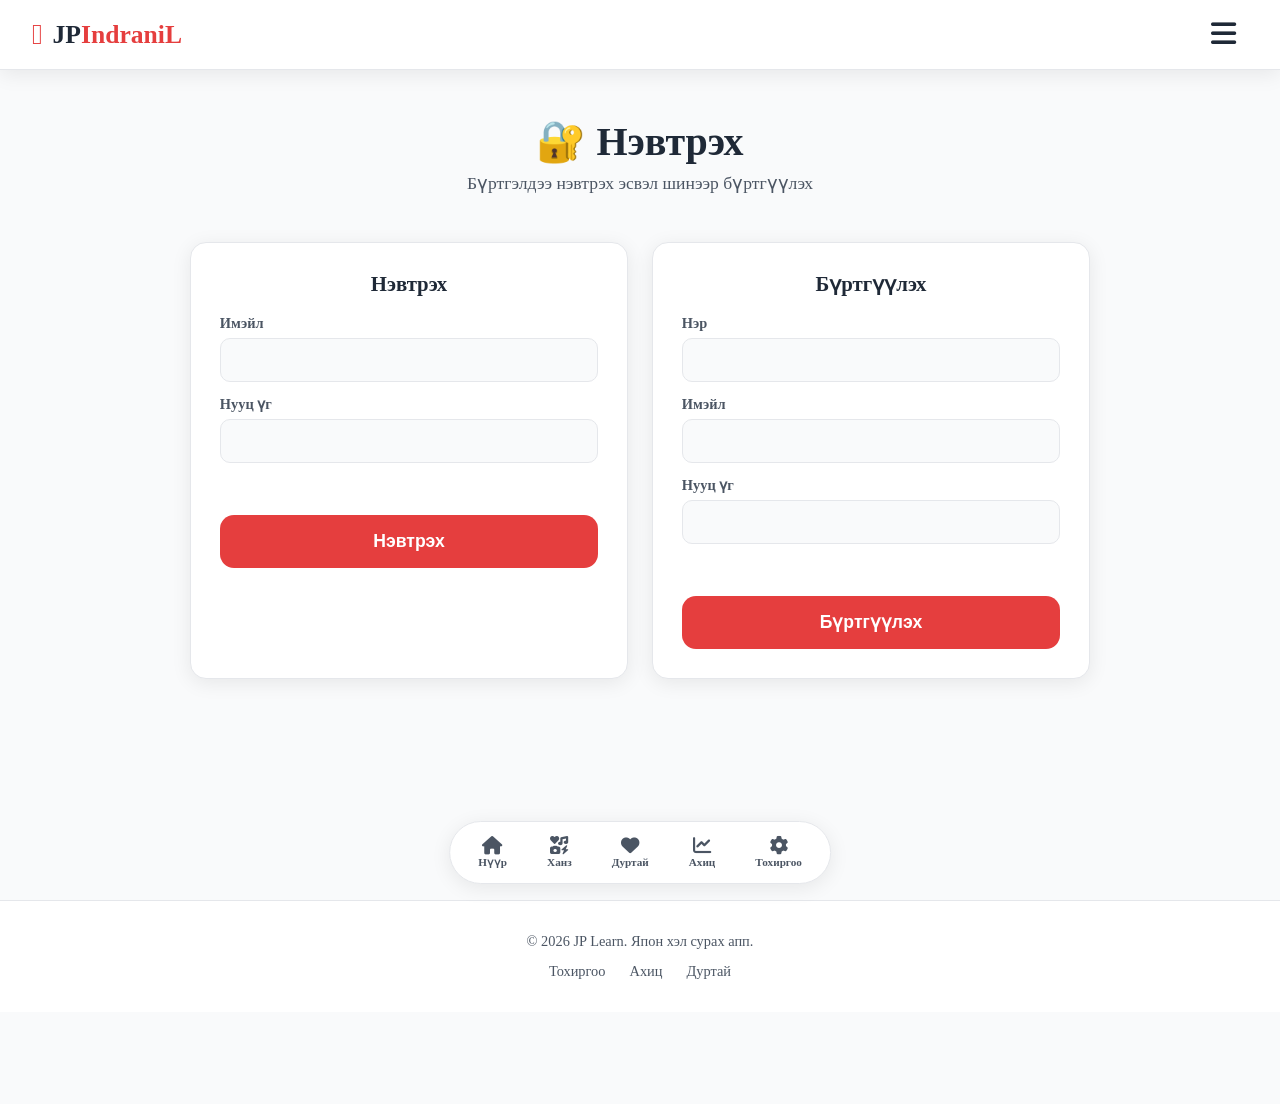
<file: pages/login.html>
<!DOCTYPE html>
<html lang="mn" data-theme="light">
<head>
    <meta charset="UTF-8">
    <meta name="viewport" content="width=device-width, initial-scale=1.0">
    <title>Япон хэл сурах апп</title>
    <link rel="stylesheet" href="../style.css">
    <link rel="stylesheet" href="../mobile.css" media="screen and (max-width: 768px)">
    <link rel="stylesheet" href="https://cdnjs.cloudflare.com/ajax/libs/font-awesome/6.0.0-beta3/css/all.min.css">
    <link rel="preconnect" href="https://fonts.googleapis.com">
    <link rel="preconnect" href="https://fonts.gstatic.com" crossorigin>
    <link href="https://fonts.googleapis.com/css2?family=Roboto:ital,wght@0,100..900;1,100..900&display=swap" rel="stylesheet">
    <link rel="stylesheet" href="https://fonts.googleapis.com/css2?family=Material+Symbols+Outlined:opsz,wght,FILL,GRAD@20..48,100..700,0..1,-50..200&icon_names=keyboard_double_arrow_down" />
</head>
<body>
    <!-- ===== NAVBAR ===== -->
    <nav class="navbar">
        <div class="nav-logo">
            <i class="#fas fa-language"></i>  <!-- ✅ #-г устгасан -->
            <span>JP<span class="logo-highlight">IndraniL</span></span>
        </div>
        <button class="hamburger" id="hamburgerBtn" aria-label="Меню нээх">
            <i class="fas fa-bars"></i>
        </button>
    </nav>

    <!-- ===== МЕНЮ ===== -->
    <div class="menu-overlay" id="menuOverlay">
        <div class="menu-container">
            <button class="menu-close-btn" id="menuCloseBtn" aria-label="Меню хаах">
                <i class="fas fa-times"></i>
            </button>
            <div class="menu-controls">
                <div class="control-group">
                    <span class="control-label"></span>
                    <button class="theme-toggle" id="themeToggle">
                        <i class="fas fa-moon"></i>
                        <span id="themeText"></span>
                    </button>
                </div>
                <div class="control-group">
                    <span class="control-label"><i class="fas fa-globe"></i> </span>
                    <div class="lang-dropdown" id="langDropdown">
                        <button class="lang-dropdown-toggle" id="langToggle">
                            <span id="currentLangLabel">MN</span>
                            <i class="fas fa-chevron-down"></i>
                        </button>
                        <div class="lang-dropdown-menu" id="langMenu">
                            <button class="lang-option active" data-lang="mn">
                                <span class="lang-option-code">MN</span>
                                <span class="lang-option-name">Монгол</span>
                            </button>
                            <button class="lang-option" data-lang="en">
                                <span class="lang-option-code">EN</span>
                                <span class="lang-option-name">English</span>
                            </button>
                            <button class="lang-option" data-lang="jp">
                                <span class="lang-option-code">JP</span>
                                <span class="lang-option-name">日本語</span>
                            </button>
                        </div>
                    </div>
                </div>
            </div>
            <div class="menu-links">
                <a href="../index.html" class="menu-link active" data-i18n="menu_home"><i class="fas fa-home"></i> Нүүр</a>
                <a href="hiragana.html" class="menu-link" data-i18n="menu_hiragana"><i class="fas fa-font"></i> Хирагана</a>
                <a href="katakana.html" class="menu-link" data-i18n="menu_katakana"><i class="fas fa-font"></i> Катакана</a>
                <a href="kanji.html" class="menu-link" data-i18n="menu_kanji"><i class="fas fa-icons"></i> Ханз</a>  <!-- ✅ Ханз → Канжи -->
                <a href="grammar.html" class="menu-link" data-i18n="menu_grammar"><i class="fas fa-book-open"></i> Дүрэм</a>
                <a href="vocabulary.html" class="menu-link" data-i18n="menu_vocabulary"><i class="fas fa-list-ul"></i> Үгсийн сан</a>
                <a href="listening.html" class="menu-link" data-i18n="menu_listening"><i class="fas fa-headphones"></i> Сонсгол</a>
                <a href="quiz.html" class="menu-link" data-i18n="menu_quiz"><i class="fas fa-question-circle"></i> Шалгалт</a>
                <a href="pdf.html" class="menu-link" data-i18n="menu_pdf"><i class="fas fa-file-pdf"></i> PDF</a>
                <a href="favorites.html" class="menu-link" data-i18n="menu_favorites"><i class="fas fa-heart"></i> Дуртай</a>
                <a href="progress.html" class="menu-link" data-i18n="menu_progress"><i class="fas fa-chart-line"></i> Ахиц</a>
                <a href="settings.html" class="menu-link" data-i18n="menu_settings"><i class="fas fa-cog"></i> Тохиргоо</a>
<a href="login.html" class="menu-link active" id="menuLoginLink" data-i18n="menu_login"><i class="fas fa-user"></i> Нэвтрэх</a>
            </div>
        </div>
    </div>

        <!-- ===== ҮНДСЭН АГУУЛГА ===== -->
    <main class="page-content">
        <div class="container">
            <div class="section-header fade-in">
                <h1 data-i18n="login_title">🔐 Нэвтрэх</h1>
                <p data-i18n="login_subtitle">Бүртгэлдээ нэвтрэх эсвэл шинээр бүртгүүлэх</p>
            </div>

            <!-- Нэвтэрсэн үед харагдах хэсэг -->
            <div class="auth-card fade-in" id="authLoggedBox" style="display:none; max-width:520px; margin:0 auto;">
                <h3 data-i18n="settings_account">Бүртгэл</h3>
                <p class="auth-user-info" id="authUserInfo"></p>
                <button class="btn-danger" id="authLogoutBtn" data-i18n="menu_logout" style="width:100%;">Гарах</button>
            </div>

            <div class="auth-grid fade-in" id="authForms">
                <!-- НЭВТРЭХ -->
                <form class="auth-card" id="signinForm" novalidate>
                    <h3 data-i18n="login_signin_title">Нэвтрэх</h3>
                    <label for="signinEmail" data-i18n="login_email">Имэйл</label>
                    <input type="email" id="signinEmail" autocomplete="email">
                    <label for="signinPassword" data-i18n="login_password">Нууц үг</label>
                    <input type="password" id="signinPassword" autocomplete="current-password">
                    <p class="auth-msg" id="signinMsg"></p>
                    <button type="submit" class="submit-quiz" data-i18n="menu_login">Нэвтрэх</button>
                </form>

                <!-- БҮРТГҮҮЛЭХ -->
                <form class="auth-card" id="registerForm" novalidate>
                    <h3 data-i18n="login_register_title">Бүртгүүлэх</h3>
                    <label for="regName" data-i18n="login_name">Нэр</label>
                    <input type="text" id="regName" autocomplete="name">
                    <label for="regEmail" data-i18n="login_email">Имэйл</label>
                    <input type="email" id="regEmail" autocomplete="email">
                    <label for="regPassword" data-i18n="login_password">Нууц үг</label>
                    <input type="password" id="regPassword" autocomplete="new-password">
                    <p class="auth-msg" id="registerMsg"></p>
                    <button type="submit" class="submit-quiz" data-i18n="login_register_title">Бүртгүүлэх</button>
                </form>
            </div>
        </div>
    </main>

    <!-- ===== GO TO TOP ТОВЧ ===== -->
<button class="go-top-btn" id="goTopBtn" aria-label="Дээд хэсэг рүү очих">
    <i class="fas fa-arrow-up"></i>
</button>

    <!-- ===== ХӨЛ ===== -->
    <footer class="footer">
        <div class="container">
            <p data-i18n="footer_text">© 2026 JP Learn. Япон хэл сурах апп.</p>
            <div class="footer-links">
                <a href="settings.html" data-i18n="footer_settings">Тохиргоо</a>
                <a href="progress.html" data-i18n="footer_progress">Ахиц</a>
                <a href="favorites.html" data-i18n="footer_favorites">Дуртай</a>
            </div>
        </div>
    </footer>
    <!-- ===== ДООД НАВИГАЦ (утасны апп) ===== -->
    <nav class="bottom-nav" aria-label="Bottom navigation">
        <a href="../index.html" class="bottom-nav-item"><i class="fas fa-home"></i><span data-i18n="menu_home">Нүүр</span></a>
        <a href="kanji.html" class="bottom-nav-item"><i class="fas fa-icons"></i><span data-i18n="menu_kanji">Ханз</span></a>
        <a href="favorites.html" class="bottom-nav-item"><i class="fas fa-heart"></i><span data-i18n="menu_favorites">Дуртай</span></a>
        <a href="progress.html" class="bottom-nav-item"><i class="fas fa-chart-line"></i><span data-i18n="menu_progress">Ахиц</span></a>
        <a href="settings.html" class="bottom-nav-item"><i class="fas fa-cog"></i><span data-i18n="menu_settings">Тохиргоо</span></a>
    </nav>

    <script src="../script.js"></script>
    <script>
function t(key) {
    try {
        var lang = localStorage.getItem('jp-lang') || 'mn';
        return (translations[lang] && translations[lang][key]) || key;
    } catch (e) { return key; }
}
(function() {
    var loggedBox = document.getElementById('authLoggedBox');
    var formsBox = document.getElementById('authForms');
    var userInfo = document.getElementById('authUserInfo');
    var logoutBtn = document.getElementById('authLogoutBtn');

    function showState() {
        var user = (typeof jpCurrentUser === 'function') ? jpCurrentUser() : null;
        if (user) {
            if (formsBox) formsBox.style.display = 'none';
            if (loggedBox) loggedBox.style.display = 'block';
            if (userInfo) userInfo.textContent = user.name + ' (' + user.email + ')';
        } else {
            if (formsBox) formsBox.style.display = '';
            if (loggedBox) loggedBox.style.display = 'none';
        }
    }
    if (logoutBtn) logoutBtn.addEventListener('click', function() {
        if (typeof jpLogout === 'function') jpLogout();
    });

    function validEmail(email) {
        return /^[^\s@]+@[^\s@]+\.[^\s@]+$/.test(email);
    }
    function setMsg(el, key, ok) {
        el.textContent = t(key);
        el.className = 'auth-msg ' + (ok ? 'success' : 'error');
    }

    var signinForm = document.getElementById('signinForm');
    signinForm.addEventListener('submit', function(e) {
        e.preventDefault();
        var email = document.getElementById('signinEmail').value.trim().toLowerCase();
        var pass = document.getElementById('signinPassword').value;
        var msg = document.getElementById('signinMsg');
        if (!email || !pass) { setMsg(msg, 'login_err_empty', false); return; }
        if (!validEmail(email)) { setMsg(msg, 'login_err_email', false); return; }
        var users = jpGetUsers();
        var user = null;
        for (var i = 0; i < users.length; i++) if (users[i].email === email) user = users[i];
        if (!user) { setMsg(msg, 'login_err_notfound', false); return; }
        if (user.passHash !== jpHash(pass)) { setMsg(msg, 'login_err_wrongpass', false); return; }
        localStorage.setItem('jp_session', email);
        setMsg(msg, 'login_success_signin', true);
        setTimeout(function() { window.location.reload(); }, 700);
    });

    var registerForm = document.getElementById('registerForm');
    registerForm.addEventListener('submit', function(e) {
        e.preventDefault();
        var name = document.getElementById('regName').value.trim();
        var email = document.getElementById('regEmail').value.trim().toLowerCase();
        var pass = document.getElementById('regPassword').value;
        var msg = document.getElementById('registerMsg');
        if (!name || !email || !pass) { setMsg(msg, 'login_err_empty', false); return; }
        if (!validEmail(email)) { setMsg(msg, 'login_err_email', false); return; }
        var users = jpGetUsers();
        for (var i = 0; i < users.length; i++) {
            if (users[i].email === email) { setMsg(msg, 'login_err_exists', false); return; }
        }
        users.push({ name: name, email: email, passHash: jpHash(pass) });
        jpSaveUsers(users);
        localStorage.setItem('jp_session', email);
        setMsg(msg, 'login_success_register', true);
        setTimeout(function() { window.location.reload(); }, 700);
    });

    showState();
})();
    </script>
</body>
</html>
</file>
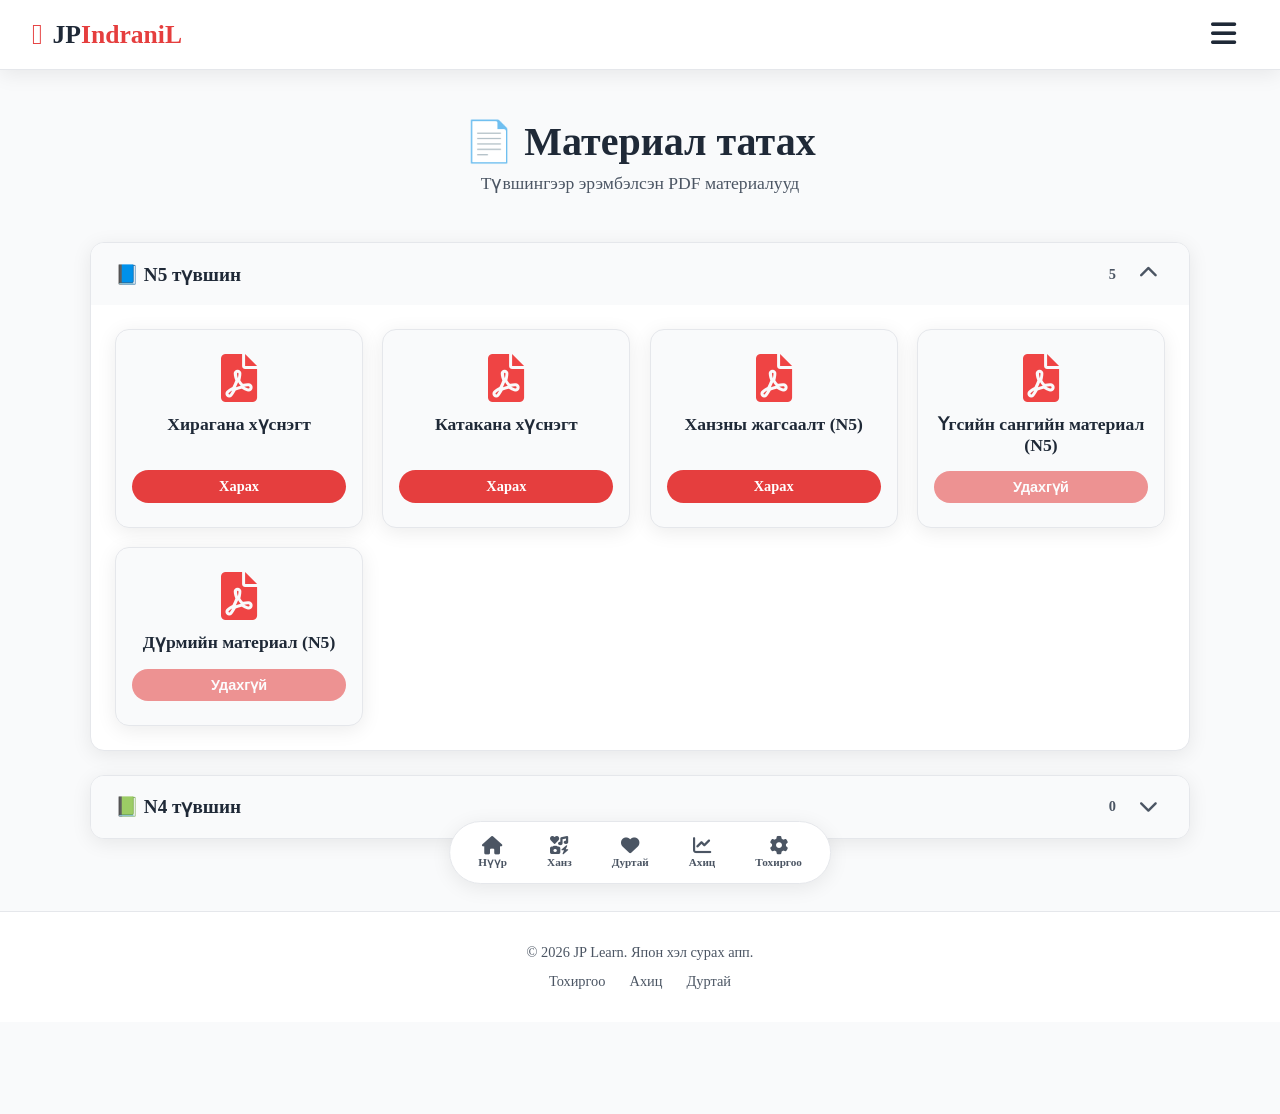
<file: pages/pdf.html>
<!DOCTYPE html>
<html lang="mn" data-theme="light">
<head>
    <meta charset="UTF-8">
    <meta name="viewport" content="width=device-width, initial-scale=1.0">
    <title>Япон хэл сурах апп</title>
    <link rel="stylesheet" href="../style.css">
    <link rel="stylesheet" href="../mobile.css" media="screen and (max-width: 768px)">
    <link rel="stylesheet" href="https://cdnjs.cloudflare.com/ajax/libs/font-awesome/6.0.0-beta3/css/all.min.css">
    <link rel="preconnect" href="https://fonts.googleapis.com">
    <link rel="preconnect" href="https://fonts.gstatic.com" crossorigin>
    <link href="https://fonts.googleapis.com/css2?family=Roboto:ital,wght@0,100..900;1,100..900&display=swap" rel="stylesheet">
    <link rel="stylesheet" href="https://fonts.googleapis.com/css2?family=Material+Symbols+Outlined:opsz,wght,FILL,GRAD@20..48,100..700,0..1,-50..200&icon_names=keyboard_double_arrow_down" />
</head>
<body>
    <!-- ===== NAVBAR ===== -->
    <nav class="navbar">
        <div class="nav-logo">
            <i class="#fas fa-language"></i>  <!-- ✅ #-г устгасан -->
            <span>JP<span class="logo-highlight">IndraniL</span></span>
        </div>
        <button class="hamburger" id="hamburgerBtn" aria-label="Меню нээх">
            <i class="fas fa-bars"></i>
        </button>
    </nav>

    <!-- ===== МЕНЮ ===== -->
    <div class="menu-overlay" id="menuOverlay">
        <div class="menu-container">
            <button class="menu-close-btn" id="menuCloseBtn" aria-label="Меню хаах">
                <i class="fas fa-times"></i>
            </button>
            <div class="menu-controls">
                <div class="control-group">
                    <span class="control-label"></span>
                    <button class="theme-toggle" id="themeToggle">
                        <i class="fas fa-moon"></i>
                        <span id="themeText"></span>
                    </button>
                </div>
                <div class="control-group">
                    <span class="control-label"><i class="fas fa-globe"></i> </span>
                    <div class="lang-dropdown" id="langDropdown">
                        <button class="lang-dropdown-toggle" id="langToggle">
                            <span id="currentLangLabel">MN</span>
                            <i class="fas fa-chevron-down"></i>
                        </button>
                        <div class="lang-dropdown-menu" id="langMenu">
                            <button class="lang-option active" data-lang="mn">
                                <span class="lang-option-code">MN</span>
                                <span class="lang-option-name">Монгол</span>
                            </button>
                            <button class="lang-option" data-lang="en">
                                <span class="lang-option-code">EN</span>
                                <span class="lang-option-name">English</span>
                            </button>
                            <button class="lang-option" data-lang="jp">
                                <span class="lang-option-code">JP</span>
                                <span class="lang-option-name">日本語</span>
                            </button>
                        </div>
                    </div>
                </div>
            </div>
            <div class="menu-links">
                <a href="../index.html" class="menu-link" data-i18n="menu_home"><i class="fas fa-home"></i> Нүүр</a>
                <a href="hiragana.html" class="menu-link" data-i18n="menu_hiragana"><i class="fas fa-font"></i> Хирагана</a>
                <a href="katakana.html" class="menu-link" data-i18n="menu_katakana"><i class="fas fa-font"></i> Катакана</a>
                <a href="kanji.html" class="menu-link" data-i18n="menu_kanji"><i class="fas fa-icons"></i> Ханз</a>  <!-- ✅ Ханз → Канжи -->
                <a href="grammar.html" class="menu-link" data-i18n="menu_grammar"><i class="fas fa-book-open"></i> Дүрэм</a>
                <a href="vocabulary.html" class="menu-link" data-i18n="menu_vocabulary"><i class="fas fa-list-ul"></i> Үгсийн сан</a>
                <a href="listening.html" class="menu-link" data-i18n="menu_listening"><i class="fas fa-headphones"></i> Сонсгол</a>
                <a href="quiz.html" class="menu-link" data-i18n="menu_quiz"><i class="fas fa-question-circle"></i> Шалгалт</a>
                <a href="pdf.html" class="menu-link active" data-i18n="menu_pdf"><i class="fas fa-file-pdf"></i> PDF</a>
                <a href="favorites.html" class="menu-link" data-i18n="menu_favorites"><i class="fas fa-heart"></i> Дуртай</a>
                <a href="progress.html" class="menu-link" data-i18n="menu_progress"><i class="fas fa-chart-line"></i> Ахиц</a>
                <a href="settings.html" class="menu-link" data-i18n="menu_settings"><i class="fas fa-cog"></i> Тохиргоо</a>
<a href="login.html" class="menu-link" id="menuLoginLink" data-i18n="menu_login"><i class="fas fa-user"></i> Нэвтрэх</a>
            </div>
        </div>
    </div>

        <!-- ===== ҮНДСЭН АГУУЛГА ===== -->
    <main class="page-content">
        <div class="container">
            <div class="section-header fade-in">
                <h1 data-i18n="pdf_title">📄 Материал татах</h1>
                <p data-i18n="pdf_subtitle">Түвшингээр эрэмбэлсэн PDF материалууд</p>
            </div>

            <div class="pdf-level fade-in">
                <div class="pdf-level-header">
                    <h3 class="pdf-level-title" data-i18n="pdf_level_n5">📘 N5 түвшин</h3>
                    <span class="pdf-level-count">5</span>
                    <button class="pdf-toggle-btn"><i class="fas fa-chevron-up"></i></button>
                </div>
                <div class="pdf-level-body open">
                    <div class="pdf-grid">
                        <div class="pdf-card">
                            <div class="pdf-card-icon"><i class="fas fa-file-pdf"></i></div>
                            <h3 class="pdf-card-title" data-i18n="pdf_hiragana_chart">Хирагана хүснэгт</h3>
                            <a href="https://drive.google.com/file/d/169l6VPmW9aCL0_Pe_q5aZ4HpZ-lVRjqG/view?usp=drivesdk" target="_blank" rel="noopener" class="btn-download" data-i18n="pdf_view">Харах</a>
                        </div>
                        <div class="pdf-card">
                            <div class="pdf-card-icon"><i class="fas fa-file-pdf"></i></div>
                            <h3 class="pdf-card-title" data-i18n="pdf_katakana_chart">Катакана хүснэгт</h3>
                            <a href="katakana.html" class="btn-download" data-i18n="pdf_view">Харах</a>
                        </div>
                        <div class="pdf-card">
                            <div class="pdf-card-icon"><i class="fas fa-file-pdf"></i></div>
                            <h3 class="pdf-card-title" data-i18n="pdf_kanji_chart">Ханзны жагсаалт (N5)</h3>
                            <a href="kanji.html" class="btn-download" data-i18n="pdf_view">Харах</a>
                        </div>
                        <div class="pdf-card">
                            <div class="pdf-card-icon"><i class="fas fa-file-pdf"></i></div>
                            <h3 class="pdf-card-title" data-i18n="pdf_vocab_material">Үгсийн сангийн материал (N5)</h3>
                            <button class="btn-download" disabled style="opacity:0.55; cursor:not-allowed;" data-i18n="pdf_coming_soon">Удахгүй</button>
                        </div>
                        <div class="pdf-card">
                            <div class="pdf-card-icon"><i class="fas fa-file-pdf"></i></div>
                            <h3 class="pdf-card-title" data-i18n="pdf_grammar_material">Дүрмийн материал (N5)</h3>
                            <button class="btn-download" disabled style="opacity:0.55; cursor:not-allowed;" data-i18n="pdf_coming_soon">Удахгүй</button>
                        </div>
                    </div>
                </div>
            </div>

            <div class="pdf-level fade-in">
                <div class="pdf-level-header">
                    <h3 class="pdf-level-title" data-i18n="pdf_level_n4">📗 N4 түвшин</h3>
                    <span class="pdf-level-count">0</span>
                    <button class="pdf-toggle-btn"><i class="fas fa-chevron-down"></i></button>
                </div>
                <div class="pdf-level-body">
                    <div class="pdf-empty" data-i18n="pdf_coming_soon">Удахгүй</div>
                </div>
            </div>
        </div>
    </main>

    <!-- ===== GO TO TOP ТОВЧ ===== -->
<button class="go-top-btn" id="goTopBtn" aria-label="Дээд хэсэг рүү очих">
    <i class="fas fa-arrow-up"></i>
</button>

    <!-- ===== ХӨЛ ===== -->
    <footer class="footer">
        <div class="container">
            <p data-i18n="footer_text">© 2026 JP Learn. Япон хэл сурах апп.</p>
            <div class="footer-links">
                <a href="settings.html" data-i18n="footer_settings">Тохиргоо</a>
                <a href="progress.html" data-i18n="footer_progress">Ахиц</a>
                <a href="favorites.html" data-i18n="footer_favorites">Дуртай</a>
            </div>
        </div>
    </footer>
    <!-- ===== ДООД НАВИГАЦ (утасны апп) ===== -->
    <nav class="bottom-nav" aria-label="Bottom navigation">
        <a href="../index.html" class="bottom-nav-item"><i class="fas fa-home"></i><span data-i18n="menu_home">Нүүр</span></a>
        <a href="kanji.html" class="bottom-nav-item"><i class="fas fa-icons"></i><span data-i18n="menu_kanji">Ханз</span></a>
        <a href="favorites.html" class="bottom-nav-item"><i class="fas fa-heart"></i><span data-i18n="menu_favorites">Дуртай</span></a>
        <a href="progress.html" class="bottom-nav-item"><i class="fas fa-chart-line"></i><span data-i18n="menu_progress">Ахиц</span></a>
        <a href="settings.html" class="bottom-nav-item"><i class="fas fa-cog"></i><span data-i18n="menu_settings">Тохиргоо</span></a>
    </nav>
    <script src="../script.js"></script>
</body>
</html>
</file>
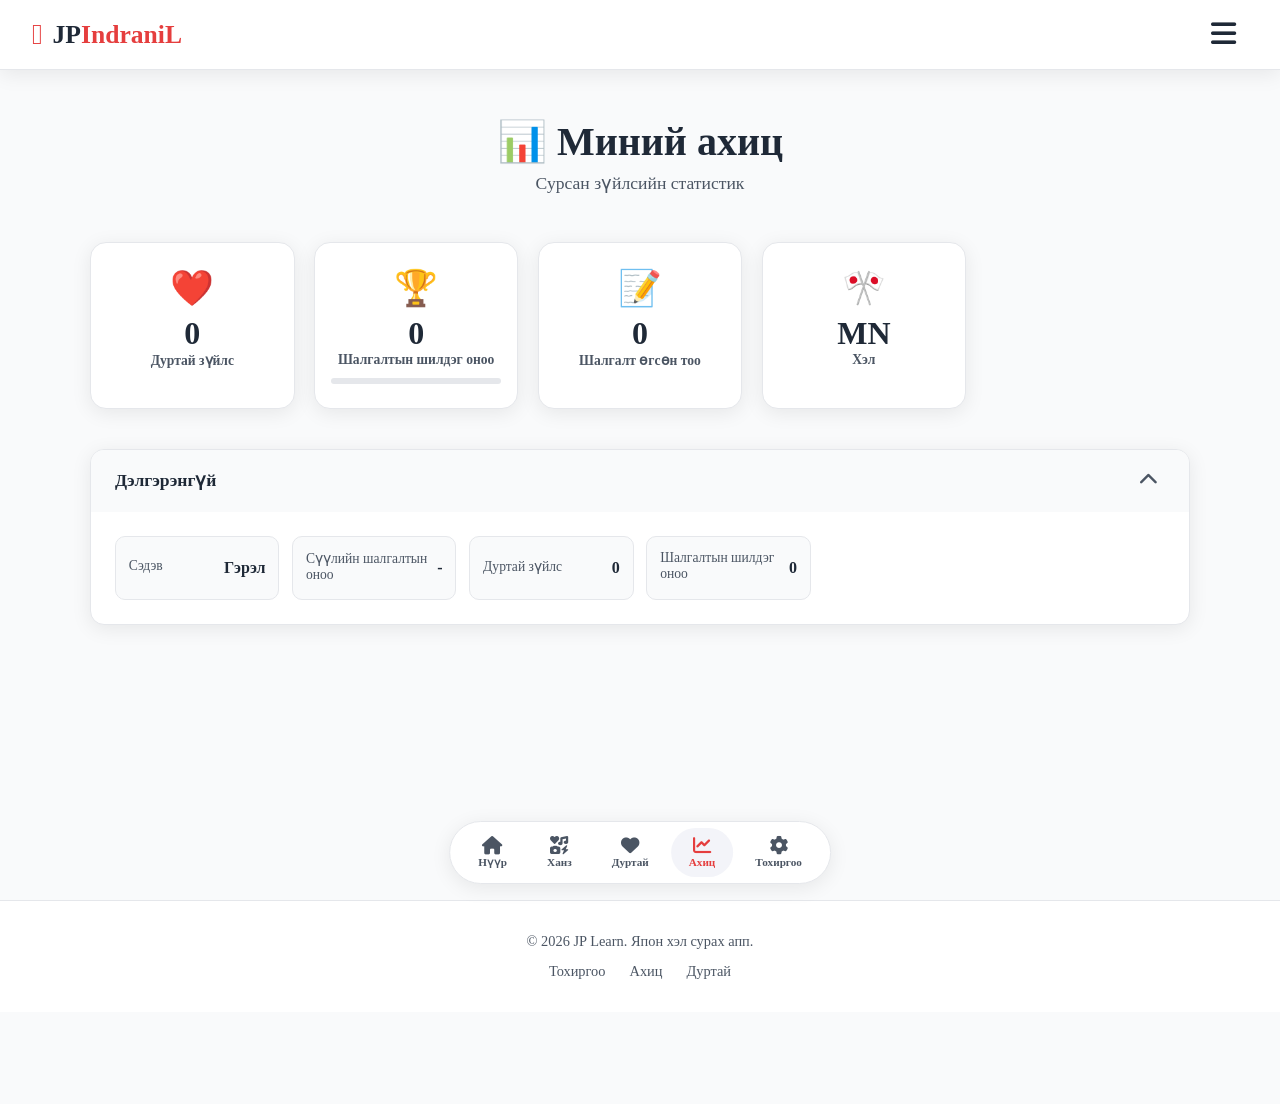
<file: pages/progress.html>
<!DOCTYPE html>
<html lang="mn" data-theme="light">
<head>
    <meta charset="UTF-8">
    <meta name="viewport" content="width=device-width, initial-scale=1.0">
    <title>Япон хэл сурах апп</title>
    <link rel="stylesheet" href="../style.css">
    <link rel="stylesheet" href="../mobile.css" media="screen and (max-width: 768px)">
    <link rel="stylesheet" href="https://cdnjs.cloudflare.com/ajax/libs/font-awesome/6.0.0-beta3/css/all.min.css">
    <link rel="preconnect" href="https://fonts.googleapis.com">
    <link rel="preconnect" href="https://fonts.gstatic.com" crossorigin>
    <link href="https://fonts.googleapis.com/css2?family=Roboto:ital,wght@0,100..900;1,100..900&display=swap" rel="stylesheet">
    <link rel="stylesheet" href="https://fonts.googleapis.com/css2?family=Material+Symbols+Outlined:opsz,wght,FILL,GRAD@20..48,100..700,0..1,-50..200&icon_names=keyboard_double_arrow_down" />
</head>
<body>
    <!-- ===== NAVBAR ===== -->
    <nav class="navbar">
        <div class="nav-logo">
            <i class="#fas fa-language"></i>  <!-- ✅ #-г устгасан -->
            <span>JP<span class="logo-highlight">IndraniL</span></span>
        </div>
        <button class="hamburger" id="hamburgerBtn" aria-label="Меню нээх">
            <i class="fas fa-bars"></i>
        </button>
    </nav>

    <!-- ===== МЕНЮ ===== -->
    <div class="menu-overlay" id="menuOverlay">
        <div class="menu-container">
            <button class="menu-close-btn" id="menuCloseBtn" aria-label="Меню хаах">
                <i class="fas fa-times"></i>
            </button>
            <div class="menu-controls">
                <div class="control-group">
                    <span class="control-label"></span>
                    <button class="theme-toggle" id="themeToggle">
                        <i class="fas fa-moon"></i>
                        <span id="themeText"></span>
                    </button>
                </div>
                <div class="control-group">
                    <span class="control-label"><i class="fas fa-globe"></i> </span>
                    <div class="lang-dropdown" id="langDropdown">
                        <button class="lang-dropdown-toggle" id="langToggle">
                            <span id="currentLangLabel">MN</span>
                            <i class="fas fa-chevron-down"></i>
                        </button>
                        <div class="lang-dropdown-menu" id="langMenu">
                            <button class="lang-option active" data-lang="mn">
                                <span class="lang-option-code">MN</span>
                                <span class="lang-option-name">Монгол</span>
                            </button>
                            <button class="lang-option" data-lang="en">
                                <span class="lang-option-code">EN</span>
                                <span class="lang-option-name">English</span>
                            </button>
                            <button class="lang-option" data-lang="jp">
                                <span class="lang-option-code">JP</span>
                                <span class="lang-option-name">日本語</span>
                            </button>
                        </div>
                    </div>
                </div>
            </div>
            <div class="menu-links">
                <a href="../index.html" class="menu-link" data-i18n="menu_home"><i class="fas fa-home"></i> Нүүр</a>
                <a href="hiragana.html" class="menu-link" data-i18n="menu_hiragana"><i class="fas fa-font"></i> Хирагана</a>
                <a href="katakana.html" class="menu-link" data-i18n="menu_katakana"><i class="fas fa-font"></i> Катакана</a>
                <a href="kanji.html" class="menu-link" data-i18n="menu_kanji"><i class="fas fa-icons"></i> Ханз</a>  <!-- ✅ Ханз → Канжи -->
                <a href="grammar.html" class="menu-link" data-i18n="menu_grammar"><i class="fas fa-book-open"></i> Дүрэм</a>
                <a href="vocabulary.html" class="menu-link" data-i18n="menu_vocabulary"><i class="fas fa-list-ul"></i> Үгсийн сан</a>
                <a href="listening.html" class="menu-link" data-i18n="menu_listening"><i class="fas fa-headphones"></i> Сонсгол</a>
                <a href="quiz.html" class="menu-link" data-i18n="menu_quiz"><i class="fas fa-question-circle"></i> Шалгалт</a>
                <a href="pdf.html" class="menu-link" data-i18n="menu_pdf"><i class="fas fa-file-pdf"></i> PDF</a>
                <a href="favorites.html" class="menu-link" data-i18n="menu_favorites"><i class="fas fa-heart"></i> Дуртай</a>
                <a href="progress.html" class="menu-link active" data-i18n="menu_progress"><i class="fas fa-chart-line"></i> Ахиц</a>
                <a href="settings.html" class="menu-link" data-i18n="menu_settings"><i class="fas fa-cog"></i> Тохиргоо</a>
<a href="login.html" class="menu-link" id="menuLoginLink" data-i18n="menu_login"><i class="fas fa-user"></i> Нэвтрэх</a>
            </div>
        </div>
    </div>

        <!-- ===== ҮНДСЭН АГУУЛГА ===== -->
    <main class="page-content">
        <div class="container">
            <div class="section-header fade-in">
                <h1 data-i18n="progress_title">📊 Миний ахиц</h1>
                <p data-i18n="progress_subtitle">Сурсан зүйлсийн статистик</p>
            </div>

            <div class="progress-overview fade-in">
                <div class="overview-card">
                    <div class="overview-icon">❤️</div>
                    <div class="overview-value" id="progFavCount">0</div>
                    <div class="overview-label" data-i18n="progress_favorites">Дуртай зүйлс</div>
                </div>
                <div class="overview-card">
                    <div class="overview-icon">🏆</div>
                    <div class="overview-value" id="progQuizBest">0</div>
                    <div class="overview-label" data-i18n="progress_quiz_best">Шалгалтын шилдэг оноо</div>
                    <div class="progress-bar"><div class="progress-fill" id="progQuizBestBar" style="width:0%; background: var(--accent);"></div></div>
                </div>
                <div class="overview-card">
                    <div class="overview-icon">📝</div>
                    <div class="overview-value" id="progQuizAttempts">0</div>
                    <div class="overview-label" data-i18n="progress_quiz_attempts">Шалгалт өгсөн тоо</div>
                </div>
                <div class="overview-card">
                    <div class="overview-icon">🎌</div>
                    <div class="overview-value" id="progLang">MN</div>
                    <div class="overview-label" data-i18n="progress_language">Хэл</div>
                </div>
            </div>

            <div class="progress-level fade-in">
                <div class="progress-level-header">
                    <h3 class="progress-level-title" data-i18n="progress_details">Дэлгэрэнгүй</h3>
                    <button class="progress-toggle-btn"><i class="fas fa-chevron-up"></i></button>
                </div>
                <div class="progress-level-body open">
                    <div class="progress-stats-grid">
                        <div class="stat-item">
                            <span class="stat-label" data-i18n="progress_theme">Сэдэв</span>
                            <span class="stat-value" id="progTheme">-</span>
                        </div>
                        <div class="stat-item">
                            <span class="stat-label" data-i18n="progress_quiz_last">Сүүлийн шалгалтын оноо</span>
                            <span class="stat-value" id="progQuizLast">-</span>
                        </div>
                        <div class="stat-item">
                            <span class="stat-label" data-i18n="progress_favorites">Дуртай зүйлс</span>
                            <span class="stat-value" id="progFavCount2">0</span>
                        </div>
                        <div class="stat-item">
                            <span class="stat-label" data-i18n="progress_quiz_best">Шалгалтын шилдэг оноо</span>
                            <span class="stat-value" id="progQuizBest2">0</span>
                        </div>
                    </div>
                </div>
            </div>
        </div>
    </main>

    <!-- ===== GO TO TOP ТОВЧ ===== -->
<button class="go-top-btn" id="goTopBtn" aria-label="Дээд хэсэг рүү очих">
    <i class="fas fa-arrow-up"></i>
</button>

    <!-- ===== ХӨЛ ===== -->
    <footer class="footer">
        <div class="container">
            <p data-i18n="footer_text">© 2026 JP Learn. Япон хэл сурах апп.</p>
            <div class="footer-links">
                <a href="settings.html" data-i18n="footer_settings">Тохиргоо</a>
                <a href="progress.html" data-i18n="footer_progress">Ахиц</a>
                <a href="favorites.html" data-i18n="footer_favorites">Дуртай</a>
            </div>
        </div>
    </footer>
    <!-- ===== ДООД НАВИГАЦ (утасны апп) ===== -->
    <nav class="bottom-nav" aria-label="Bottom navigation">
        <a href="../index.html" class="bottom-nav-item"><i class="fas fa-home"></i><span data-i18n="menu_home">Нүүр</span></a>
        <a href="kanji.html" class="bottom-nav-item"><i class="fas fa-icons"></i><span data-i18n="menu_kanji">Ханз</span></a>
        <a href="favorites.html" class="bottom-nav-item"><i class="fas fa-heart"></i><span data-i18n="menu_favorites">Дуртай</span></a>
        <a href="progress.html" class="bottom-nav-item active"><i class="fas fa-chart-line"></i><span data-i18n="menu_progress">Ахиц</span></a>
        <a href="settings.html" class="bottom-nav-item"><i class="fas fa-cog"></i><span data-i18n="menu_settings">Тохиргоо</span></a>
    </nav>
    <script src="../script.js"></script>
    <script>
function t(key) {
    try {
        var lang = localStorage.getItem('jp-lang') || 'mn';
        return (translations[lang] && translations[lang][key]) || key;
    } catch (e) { return key; }
}
(function() {
    function render() {
        var favs = [];
        try { favs = JSON.parse(localStorage.getItem('jp_favorites') || '[]'); } catch (e) {}
        var best = parseInt(localStorage.getItem('jp_quiz_best') || '0', 10);
        var attempts = parseInt(localStorage.getItem('jp_quiz_attempts') || '0', 10);
        var last = localStorage.getItem('jp_quiz_last');
        var theme = localStorage.getItem('jp-theme') || 'light';
        var lang = (localStorage.getItem('jp-lang') || 'mn').toUpperCase();
        function set(id, v) { var el = document.getElementById(id); if (el) el.textContent = v; }
        set('progFavCount', favs.length);
        set('progFavCount2', favs.length);
        set('progQuizBest', best);
        set('progQuizBest2', best);
        set('progQuizAttempts', attempts);
        set('progQuizLast', last === null ? '-' : last);
        set('progLang', lang);
        set('progTheme', theme === 'dark' ? t('theme_dark') : t('theme_light'));
        var bar = document.getElementById('progQuizBestBar');
        if (bar) bar.style.width = Math.min(best * 10, 100) + '%';
    }
    document.addEventListener('languageChanged', render);
    render();
})();
    </script>
</body>
</html>
</file>
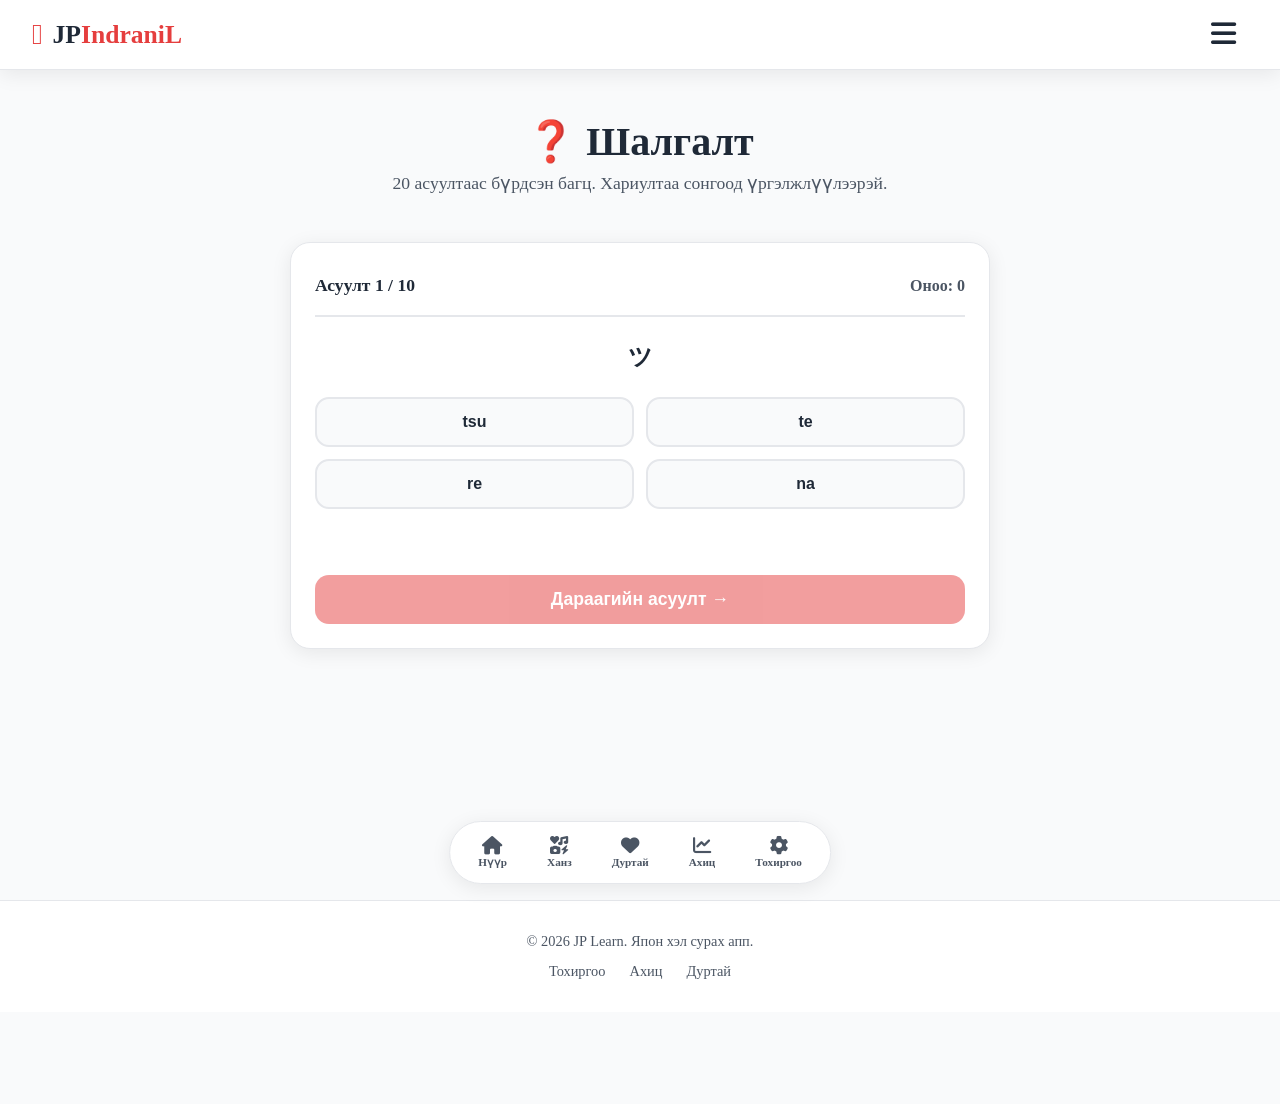
<file: pages/quiz.html>
<!DOCTYPE html>
<html lang="mn" data-theme="light">
<head>
    <meta charset="UTF-8">
    <meta name="viewport" content="width=device-width, initial-scale=1.0">
    <title>Япон хэл сурах апп</title>
    <link rel="stylesheet" href="../style.css">
    <link rel="stylesheet" href="../mobile.css" media="screen and (max-width: 768px)">
    <link rel="stylesheet" href="https://cdnjs.cloudflare.com/ajax/libs/font-awesome/6.0.0-beta3/css/all.min.css">
    <link rel="preconnect" href="https://fonts.googleapis.com">
    <link rel="preconnect" href="https://fonts.gstatic.com" crossorigin>
    <link href="https://fonts.googleapis.com/css2?family=Roboto:ital,wght@0,100..900;1,100..900&display=swap" rel="stylesheet">
    <link rel="stylesheet" href="https://fonts.googleapis.com/css2?family=Material+Symbols+Outlined:opsz,wght,FILL,GRAD@20..48,100..700,0..1,-50..200&icon_names=keyboard_double_arrow_down" />
</head>
<body>
    <!-- ===== NAVBAR ===== -->
    <nav class="navbar">
        <div class="nav-logo">
            <i class="#fas fa-language"></i>  <!-- ✅ #-г устгасан -->
            <span>JP<span class="logo-highlight">IndraniL</span></span>
        </div>
        <button class="hamburger" id="hamburgerBtn" aria-label="Меню нээх">
            <i class="fas fa-bars"></i>
        </button>
    </nav>

    <!-- ===== МЕНЮ ===== -->
    <div class="menu-overlay" id="menuOverlay">
        <div class="menu-container">
            <button class="menu-close-btn" id="menuCloseBtn" aria-label="Меню хаах">
                <i class="fas fa-times"></i>
            </button>
            <div class="menu-controls">
                <div class="control-group">
                    <span class="control-label"></span>
                    <button class="theme-toggle" id="themeToggle">
                        <i class="fas fa-moon"></i>
                        <span id="themeText"></span>
                    </button>
                </div>
                <div class="control-group">
                    <span class="control-label"><i class="fas fa-globe"></i> </span>
                    <div class="lang-dropdown" id="langDropdown">
                        <button class="lang-dropdown-toggle" id="langToggle">
                            <span id="currentLangLabel">MN</span>
                            <i class="fas fa-chevron-down"></i>
                        </button>
                        <div class="lang-dropdown-menu" id="langMenu">
                            <button class="lang-option active" data-lang="mn">
                                <span class="lang-option-code">MN</span>
                                <span class="lang-option-name">Монгол</span>
                            </button>
                            <button class="lang-option" data-lang="en">
                                <span class="lang-option-code">EN</span>
                                <span class="lang-option-name">English</span>
                            </button>
                            <button class="lang-option" data-lang="jp">
                                <span class="lang-option-code">JP</span>
                                <span class="lang-option-name">日本語</span>
                            </button>
                        </div>
                    </div>
                </div>
            </div>
            <div class="menu-links">
                <a href="../index.html" class="menu-link" data-i18n="menu_home"><i class="fas fa-home"></i> Нүүр</a>
                <a href="hiragana.html" class="menu-link" data-i18n="menu_hiragana"><i class="fas fa-font"></i> Хирагана</a>
                <a href="katakana.html" class="menu-link" data-i18n="menu_katakana"><i class="fas fa-font"></i> Катакана</a>
                <a href="kanji.html" class="menu-link" data-i18n="menu_kanji"><i class="fas fa-icons"></i> Ханз</a>  <!-- ✅ Ханз → Канжи -->
                <a href="grammar.html" class="menu-link" data-i18n="menu_grammar"><i class="fas fa-book-open"></i> Дүрэм</a>
                <a href="vocabulary.html" class="menu-link" data-i18n="menu_vocabulary"><i class="fas fa-list-ul"></i> Үгсийн сан</a>
                <a href="listening.html" class="menu-link" data-i18n="menu_listening"><i class="fas fa-headphones"></i> Сонсгол</a>
                <a href="quiz.html" class="menu-link active" data-i18n="menu_quiz"><i class="fas fa-question-circle"></i> Шалгалт</a>
                <a href="pdf.html" class="menu-link" data-i18n="menu_pdf"><i class="fas fa-file-pdf"></i> PDF</a>
                <a href="favorites.html" class="menu-link" data-i18n="menu_favorites"><i class="fas fa-heart"></i> Дуртай</a>
                <a href="progress.html" class="menu-link" data-i18n="menu_progress"><i class="fas fa-chart-line"></i> Ахиц</a>
                <a href="settings.html" class="menu-link" data-i18n="menu_settings"><i class="fas fa-cog"></i> Тохиргоо</a>
<a href="login.html" class="menu-link" id="menuLoginLink" data-i18n="menu_login"><i class="fas fa-user"></i> Нэвтрэх</a>
            </div>
        </div>
    </div>

        <!-- ===== ҮНДСЭН АГУУЛГА ===== -->
    <main class="page-content">
        <div class="container">
            <div class="section-header fade-in">
                <h1 data-i18n="quiz_title">❓ Шалгалт</h1>
                <p data-i18n="quiz_desc">Асуултад хариулж мэдлэгээ шалгаарай.</p>
            </div>

            <div class="quiz-container fade-in" id="quizBox">
                <div class="quiz-status">
                    <span class="quiz-counter" id="quizCounter"></span>
                    <span class="quiz-score" id="quizScore"></span>
                </div>
                <div class="question-box">
                    <div class="question-text" id="questionText"></div>
                    <div class="options-grid" id="optionsGrid"></div>
                    <div class="quiz-feedback" id="quizFeedback"></div>
                    <button class="quiz-next-btn" id="quizNextBtn" data-i18n="quiz_next" disabled>Дараагийн асуулт →</button>
                </div>
            </div>

            <div class="quiz-container quiz-result fade-in" id="quizResult" style="display:none;">
                <div class="result-icon">🏆</div>
                <h2 data-i18n="quiz_result_title">Үр дүн</h2>
                <div class="result-stats" id="resultStats"></div>
                <div class="result-percent" id="resultPercent"></div>
                <button class="quiz-restart-btn" id="quizRestartBtn" data-i18n="quiz_restart">🔄 Дахиж эхлэх</button>
            </div>
        </div>
    </main>

    <!-- ===== GO TO TOP ТОВЧ ===== -->
<button class="go-top-btn" id="goTopBtn" aria-label="Дээд хэсэг рүү очих">
    <i class="fas fa-arrow-up"></i>
</button>

    <!-- ===== ХӨЛ ===== -->
    <footer class="footer">
        <div class="container">
            <p data-i18n="footer_text">© 2026 JP Learn. Япон хэл сурах апп.</p>
            <div class="footer-links">
                <a href="settings.html" data-i18n="footer_settings">Тохиргоо</a>
                <a href="progress.html" data-i18n="footer_progress">Ахиц</a>
                <a href="favorites.html" data-i18n="footer_favorites">Дуртай</a>
            </div>
        </div>
    </footer>
    <!-- ===== ДООД НАВИГАЦ (утасны апп) ===== -->
    <nav class="bottom-nav" aria-label="Bottom navigation">
        <a href="../index.html" class="bottom-nav-item"><i class="fas fa-home"></i><span data-i18n="menu_home">Нүүр</span></a>
        <a href="kanji.html" class="bottom-nav-item"><i class="fas fa-icons"></i><span data-i18n="menu_kanji">Ханз</span></a>
        <a href="favorites.html" class="bottom-nav-item"><i class="fas fa-heart"></i><span data-i18n="menu_favorites">Дуртай</span></a>
        <a href="progress.html" class="bottom-nav-item"><i class="fas fa-chart-line"></i><span data-i18n="menu_progress">Ахиц</span></a>
        <a href="settings.html" class="bottom-nav-item"><i class="fas fa-cog"></i><span data-i18n="menu_settings">Тохиргоо</span></a>
    </nav>
    <script src="../script.js"></script>
    <script src="../hiragana.js"></script>
    <script src="../katakana.js"></script>
    <script src="../kanji-data.js"></script>
    <script src="../vocabulary-data.js"></script>
    <script>
function t(key) {
    try {
        var lang = localStorage.getItem('jp-lang') || 'mn';
        return (translations[lang] && translations[lang][key]) || key;
    } catch (e) { return key; }
}
(function() {
    var counterEl = document.getElementById('quizCounter');
    var scoreEl = document.getElementById('quizScore');
    var questionEl = document.getElementById('questionText');
    var optionsEl = document.getElementById('optionsGrid');
    var feedbackEl = document.getElementById('quizFeedback');
    var nextBtn = document.getElementById('quizNextBtn');
    var boxEl = document.getElementById('quizBox');
    var resultEl = document.getElementById('quizResult');
    var resultStats = document.getElementById('resultStats');
    var resultPercent = document.getElementById('resultPercent');
    var restartBtn = document.getElementById('quizRestartBtn');
    if (!questionEl) return;

    var TOTAL = 10;
    var questions = [];
    var current = 0;
    var score = 0;
    var answered = false;

    function shuffle(arr) {
        var a = arr.slice();
        for (var i = a.length - 1; i > 0; i--) {
            var j = Math.floor(Math.random() * (i + 1));
            var tmp = a[i]; a[i] = a[j]; a[j] = tmp;
        }
        return a;
    }
    function pick(arr, n, exclude) {
        return shuffle(arr.filter(function(x) { return x !== exclude; })).slice(0, n);
    }

    function buildQuestions() {
        var pool = [];
        if (typeof hiraganaData !== 'undefined') {
            hiraganaData.slice(0, 46).forEach(function(k) {
                pool.push({ q: k.kana, a: k.romaji, all: hiraganaData.slice(0, 46).map(function(x) { return x.romaji; }) });
            });
        }
        if (typeof katakanaData !== 'undefined') {
            katakanaData.slice(0, 46).forEach(function(k) {
                pool.push({ q: k.kana, a: k.romaji, all: katakanaData.slice(0, 46).map(function(x) { return x.romaji; }) });
            });
        }
        if (typeof kanjiData !== 'undefined') {
            Object.keys(kanjiData).forEach(function(ch) {
                pool.push({ q: ch, a: kanjiData[ch].meaning, all: Object.keys(kanjiData).map(function(x) { return kanjiData[x].meaning; }) });
            });
        }
        if (typeof vocabularyData !== 'undefined') {
            vocabularyData.forEach(function(w) {
                pool.push({ q: w.jp + ' (' + w.reading + ')', a: w.mn, all: vocabularyData.map(function(x) { return x.mn; }) });
            });
        }
        return shuffle(pool).slice(0, TOTAL).map(function(item) {
            var opts = shuffle([item.a].concat(pick(item.all, 3, item.a)));
            return { q: item.q, a: item.a, opts: opts };
        });
    }

    function renderStatus() {
        counterEl.textContent = t('quiz_question') + ' ' + (current + 1) + ' / ' + questions.length;
        scoreEl.textContent = t('quiz_score_label') + ': ' + score;
    }

    function renderQuestion() {
        answered = false;
        var item = questions[current];
        renderStatus();
        questionEl.textContent = item.q;
        feedbackEl.textContent = '';
        nextBtn.disabled = true;
        nextBtn.textContent = (current === questions.length - 1) ? t('quiz_finish') : t('quiz_next');
        optionsEl.innerHTML = '';
        item.opts.forEach(function(opt) {
            var b = document.createElement('button');
            b.className = 'option-btn';
            b.textContent = opt;
            b.addEventListener('click', function() { answer(b, opt); });
            optionsEl.appendChild(b);
        });
    }

    function answer(btn, opt) {
        if (answered) return;
        answered = true;
        var item = questions[current];
        var buttons = optionsEl.querySelectorAll('.option-btn');
        buttons.forEach(function(b) {
            b.disabled = true;
            if (b.textContent === item.a) b.classList.add('correct');
        });
        if (opt === item.a) {
            score++;
            feedbackEl.textContent = t('quiz_correct');
        } else {
            btn.classList.add('wrong');
            feedbackEl.textContent = t('quiz_wrong') + ' — ' + item.a;
        }
        renderStatus();
        nextBtn.disabled = false;
    }

    function finish() {
        boxEl.style.display = 'none';
        resultEl.style.display = 'block';
        var pct = Math.round(score / questions.length * 100);
        resultStats.textContent = score + ' / ' + questions.length;
        resultPercent.textContent = pct + '%';
        var attempts = parseInt(localStorage.getItem('jp_quiz_attempts') || '0', 10) + 1;
        localStorage.setItem('jp_quiz_attempts', String(attempts));
        localStorage.setItem('jp_quiz_last', String(score));
        var best = parseInt(localStorage.getItem('jp_quiz_best') || '0', 10);
        if (score > best) localStorage.setItem('jp_quiz_best', String(score));
    }

    function start() {
        questions = buildQuestions();
        current = 0;
        score = 0;
        boxEl.style.display = 'block';
        resultEl.style.display = 'none';
        renderQuestion();
    }

    nextBtn.addEventListener('click', function() {
        if (current < questions.length - 1) { current++; renderQuestion(); }
        else finish();
    });
    restartBtn.addEventListener('click', start);
    document.addEventListener('languageChanged', function() {
        if (resultEl.style.display === 'none') renderStatus();
        nextBtn.textContent = (current === questions.length - 1) ? t('quiz_finish') : t('quiz_next');
    });
    start();
})();
    </script>
</body>
</html>
</file>
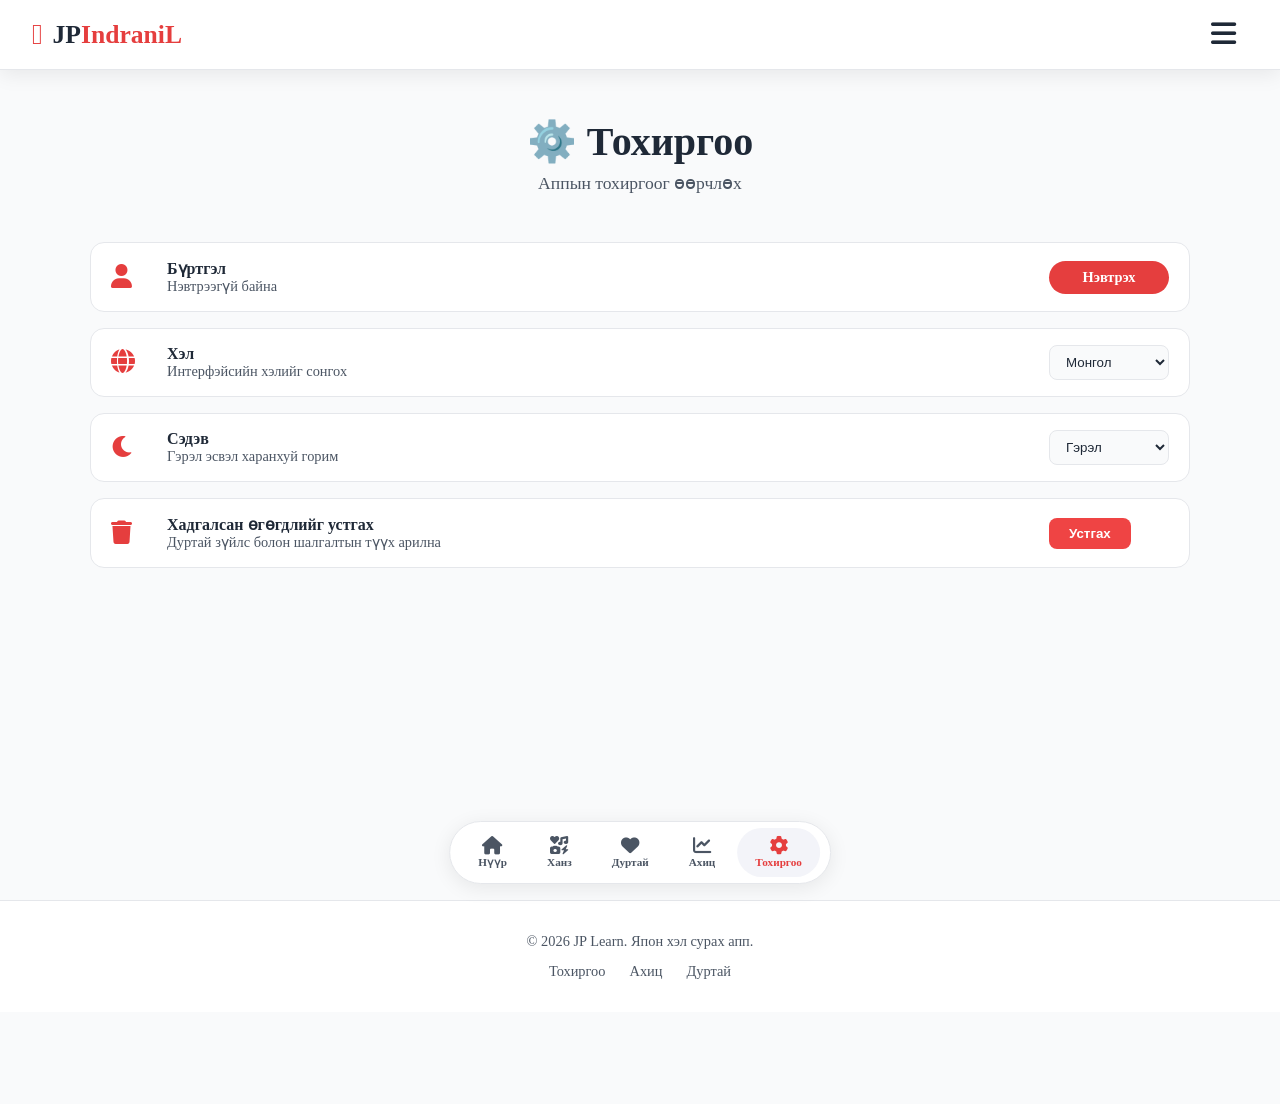
<file: pages/settings.html>
<!DOCTYPE html>
<html lang="mn" data-theme="light">
<head>
    <meta charset="UTF-8">
    <meta name="viewport" content="width=device-width, initial-scale=1.0">
    <title>Япон хэл сурах апп</title>
    <link rel="stylesheet" href="../style.css">
    <link rel="stylesheet" href="../mobile.css" media="screen and (max-width: 768px)">
    <link rel="stylesheet" href="https://cdnjs.cloudflare.com/ajax/libs/font-awesome/6.0.0-beta3/css/all.min.css">
    <link rel="preconnect" href="https://fonts.googleapis.com">
    <link rel="preconnect" href="https://fonts.gstatic.com" crossorigin>
    <link href="https://fonts.googleapis.com/css2?family=Roboto:ital,wght@0,100..900;1,100..900&display=swap" rel="stylesheet">
    <link rel="stylesheet" href="https://fonts.googleapis.com/css2?family=Material+Symbols+Outlined:opsz,wght,FILL,GRAD@20..48,100..700,0..1,-50..200&icon_names=keyboard_double_arrow_down" />
</head>
<body>
    <!-- ===== NAVBAR ===== -->
    <nav class="navbar">
        <div class="nav-logo">
            <i class="#fas fa-language"></i>  <!-- ✅ #-г устгасан -->
            <span>JP<span class="logo-highlight">IndraniL</span></span>
        </div>
        <button class="hamburger" id="hamburgerBtn" aria-label="Меню нээх">
            <i class="fas fa-bars"></i>
        </button>
    </nav>

    <!-- ===== МЕНЮ ===== -->
    <div class="menu-overlay" id="menuOverlay">
        <div class="menu-container">
            <button class="menu-close-btn" id="menuCloseBtn" aria-label="Меню хаах">
                <i class="fas fa-times"></i>
            </button>
            <div class="menu-controls">
                <div class="control-group">
                    <span class="control-label"></span>
                    <button class="theme-toggle" id="themeToggle">
                        <i class="fas fa-moon"></i>
                        <span id="themeText"></span>
                    </button>
                </div>
                <div class="control-group">
                    <span class="control-label"><i class="fas fa-globe"></i> </span>
                    <div class="lang-dropdown" id="langDropdown">
                        <button class="lang-dropdown-toggle" id="langToggle">
                            <span id="currentLangLabel">MN</span>
                            <i class="fas fa-chevron-down"></i>
                        </button>
                        <div class="lang-dropdown-menu" id="langMenu">
                            <button class="lang-option active" data-lang="mn">
                                <span class="lang-option-code">MN</span>
                                <span class="lang-option-name">Монгол</span>
                            </button>
                            <button class="lang-option" data-lang="en">
                                <span class="lang-option-code">EN</span>
                                <span class="lang-option-name">English</span>
                            </button>
                            <button class="lang-option" data-lang="jp">
                                <span class="lang-option-code">JP</span>
                                <span class="lang-option-name">日本語</span>
                            </button>
                        </div>
                    </div>
                </div>
            </div>
            <div class="menu-links">
                <a href="../index.html" class="menu-link" data-i18n="menu_home"><i class="fas fa-home"></i> Нүүр</a>
                <a href="hiragana.html" class="menu-link" data-i18n="menu_hiragana"><i class="fas fa-font"></i> Хирагана</a>
                <a href="katakana.html" class="menu-link" data-i18n="menu_katakana"><i class="fas fa-font"></i> Катакана</a>
                <a href="kanji.html" class="menu-link" data-i18n="menu_kanji"><i class="fas fa-icons"></i> Ханз</a>  <!-- ✅ Ханз → Канжи -->
                <a href="grammar.html" class="menu-link" data-i18n="menu_grammar"><i class="fas fa-book-open"></i> Дүрэм</a>
                <a href="vocabulary.html" class="menu-link" data-i18n="menu_vocabulary"><i class="fas fa-list-ul"></i> Үгсийн сан</a>
                <a href="listening.html" class="menu-link" data-i18n="menu_listening"><i class="fas fa-headphones"></i> Сонсгол</a>
                <a href="quiz.html" class="menu-link" data-i18n="menu_quiz"><i class="fas fa-question-circle"></i> Шалгалт</a>
                <a href="pdf.html" class="menu-link" data-i18n="menu_pdf"><i class="fas fa-file-pdf"></i> PDF</a>
                <a href="favorites.html" class="menu-link" data-i18n="menu_favorites"><i class="fas fa-heart"></i> Дуртай</a>
                <a href="progress.html" class="menu-link" data-i18n="menu_progress"><i class="fas fa-chart-line"></i> Ахиц</a>
                <a href="settings.html" class="menu-link active" data-i18n="menu_settings"><i class="fas fa-cog"></i> Тохиргоо</a>
<a href="login.html" class="menu-link" id="menuLoginLink" data-i18n="menu_login"><i class="fas fa-user"></i> Нэвтрэх</a>
            </div>
        </div>
    </div>

        <!-- ===== ҮНДСЭН АГУУЛГА ===== -->
    <main class="page-content">
        <div class="container">
            <div class="section-header fade-in">
                <h1 data-i18n="settings_title">⚙️ Тохиргоо</h1>
                <p data-i18n="settings_subtitle">Аппын тохиргоог өөрчлөх</p>
            </div>

            <div class="settings-group fade-in">
                <div class="setting-item">
                    <div class="setting-info">
                        <span class="setting-icon"><i class="fas fa-user"></i></span>
                        <div>
                            <h4 data-i18n="settings_account">Бүртгэл</h4>
                            <p id="settingsAccountInfo">—</p>
                        </div>
                    </div>
                    <div class="setting-control">
                        <button class="btn-danger" id="settingsLogoutBtn" data-i18n="menu_logout" style="display:none;">Гарах</button>
                        <a href="login.html" class="btn-download" id="settingsLoginLink" data-i18n="menu_login" style="display:none;">Нэвтрэх</a>
                    </div>
                </div>
                <div class="setting-item">
                    <div class="setting-info">
                        <span class="setting-icon"><i class="fas fa-globe"></i></span>
                        <div>
                            <h4 data-i18n="settings_language">Хэл</h4>
                            <p data-i18n="settings_language_desc">Интерфэйсийн хэлийг сонгох</p>
                        </div>
                    </div>
                    <div class="setting-control">
                        <select id="settingsLang">
                            <option value="mn">Монгол</option>
                            <option value="en">English</option>
                            <option value="jp">日本語</option>
                        </select>
                    </div>
                </div>

                <div class="setting-item">
                    <div class="setting-info">
                        <span class="setting-icon"><i class="fas fa-moon"></i></span>
                        <div>
                            <h4 data-i18n="settings_theme">Сэдэв</h4>
                            <p data-i18n="settings_theme_desc">Гэрэл эсвэл харанхуй горим</p>
                        </div>
                    </div>
                    <div class="setting-control">
                        <select id="settingsTheme">
                            <option value="light" data-i18n="theme_light">Гэрэл</option>
                            <option value="dark" data-i18n="theme_dark">Харанхуй</option>
                        </select>
                    </div>
                </div>

                <div class="setting-item">
                    <div class="setting-info">
                        <span class="setting-icon"><i class="fas fa-trash"></i></span>
                        <div>
                            <h4 data-i18n="settings_clear">Хадгалсан өгөгдлийг устгах</h4>
                            <p data-i18n="settings_clear_desc">Дуртай зүйлс болон шалгалтын түүх арилна</p>
                        </div>
                    </div>
                    <div class="setting-control">
                        <button class="btn-danger" id="clearDataBtn" data-i18n="btn_delete">Устгах</button>
                    </div>
                </div>
            </div>
        </div>
    </main>

    <!-- ===== GO TO TOP ТОВЧ ===== -->
<button class="go-top-btn" id="goTopBtn" aria-label="Дээд хэсэг рүү очих">
    <i class="fas fa-arrow-up"></i>
</button>

    <!-- ===== ХӨЛ ===== -->
    <footer class="footer">
        <div class="container">
            <p data-i18n="footer_text">© 2026 JP Learn. Япон хэл сурах апп.</p>
            <div class="footer-links">
                <a href="settings.html" data-i18n="footer_settings">Тохиргоо</a>
                <a href="progress.html" data-i18n="footer_progress">Ахиц</a>
                <a href="favorites.html" data-i18n="footer_favorites">Дуртай</a>
            </div>
        </div>
    </footer>
    <!-- ===== ДООД НАВИГАЦ (утасны апп) ===== -->
    <nav class="bottom-nav" aria-label="Bottom navigation">
        <a href="../index.html" class="bottom-nav-item"><i class="fas fa-home"></i><span data-i18n="menu_home">Нүүр</span></a>
        <a href="kanji.html" class="bottom-nav-item"><i class="fas fa-icons"></i><span data-i18n="menu_kanji">Ханз</span></a>
        <a href="favorites.html" class="bottom-nav-item"><i class="fas fa-heart"></i><span data-i18n="menu_favorites">Дуртай</span></a>
        <a href="progress.html" class="bottom-nav-item"><i class="fas fa-chart-line"></i><span data-i18n="menu_progress">Ахиц</span></a>
        <a href="settings.html" class="bottom-nav-item active"><i class="fas fa-cog"></i><span data-i18n="menu_settings">Тохиргоо</span></a>
    </nav>
    <script src="../script.js"></script>
    <script>
function t(key) {
    try {
        var lang = localStorage.getItem('jp-lang') || 'mn';
        return (translations[lang] && translations[lang][key]) || key;
    } catch (e) { return key; }
}
(function() {
    var langSel = document.getElementById('settingsLang');
    var themeSel = document.getElementById('settingsTheme');
    var clearBtn = document.getElementById('clearDataBtn');
    if (langSel) {
        langSel.value = localStorage.getItem('jp-lang') || 'mn';
        langSel.addEventListener('change', function() {
            localStorage.setItem('jp-lang', this.value);
            if (typeof setLanguage === 'function') setLanguage(this.value);
        });
    }
    if (themeSel) {
        themeSel.value = localStorage.getItem('jp-theme') || 'light';
        themeSel.addEventListener('change', function() {
            localStorage.setItem('jp-theme', this.value);
            if (typeof setTheme === 'function') setTheme(this.value);
            else document.documentElement.setAttribute('data-theme', this.value);
        });
    }
    document.addEventListener('languageChanged', function() {
        if (langSel) langSel.value = localStorage.getItem('jp-lang') || 'mn';
    });
    if (clearBtn) {
        clearBtn.addEventListener('click', function() {
            if (!confirm(t('settings_clear_confirm'))) return;
            localStorage.removeItem('jp_favorites');
            Object.keys(localStorage).filter(function(k) { return k.indexOf('jp_quiz_') === 0; })
                .forEach(function(k) { localStorage.removeItem(k); });
            alert(t('settings_cleared'));
        });
    }
})();
    </script>
    <script>
    (function() {
        var info = document.getElementById('settingsAccountInfo');
        if (!info) return;
        function tt(key) {
            try {
                var lang = localStorage.getItem('jp-lang') || 'mn';
                return (translations[lang] && translations[lang][key]) || key;
            } catch (e) { return key; }
        }
        function render() {
            var user = (typeof jpCurrentUser === 'function') ? jpCurrentUser() : null;
            var logoutBtn = document.getElementById('settingsLogoutBtn');
            var loginLink = document.getElementById('settingsLoginLink');
            if (user) {
                info.textContent = user.name + ' (' + user.email + ')';
                if (logoutBtn) logoutBtn.style.display = '';
                if (loginLink) loginLink.style.display = 'none';
            } else {
                info.textContent = tt('settings_not_signed');
                if (logoutBtn) logoutBtn.style.display = 'none';
                if (loginLink) loginLink.style.display = '';
            }
        }
        var lb = document.getElementById('settingsLogoutBtn');
        if (lb) lb.addEventListener('click', function() {
            if (typeof jpLogout === 'function') jpLogout();
        });
        document.addEventListener('languageChanged', render);
        render();
    })();
    </script>
</body>
</html>
</file>
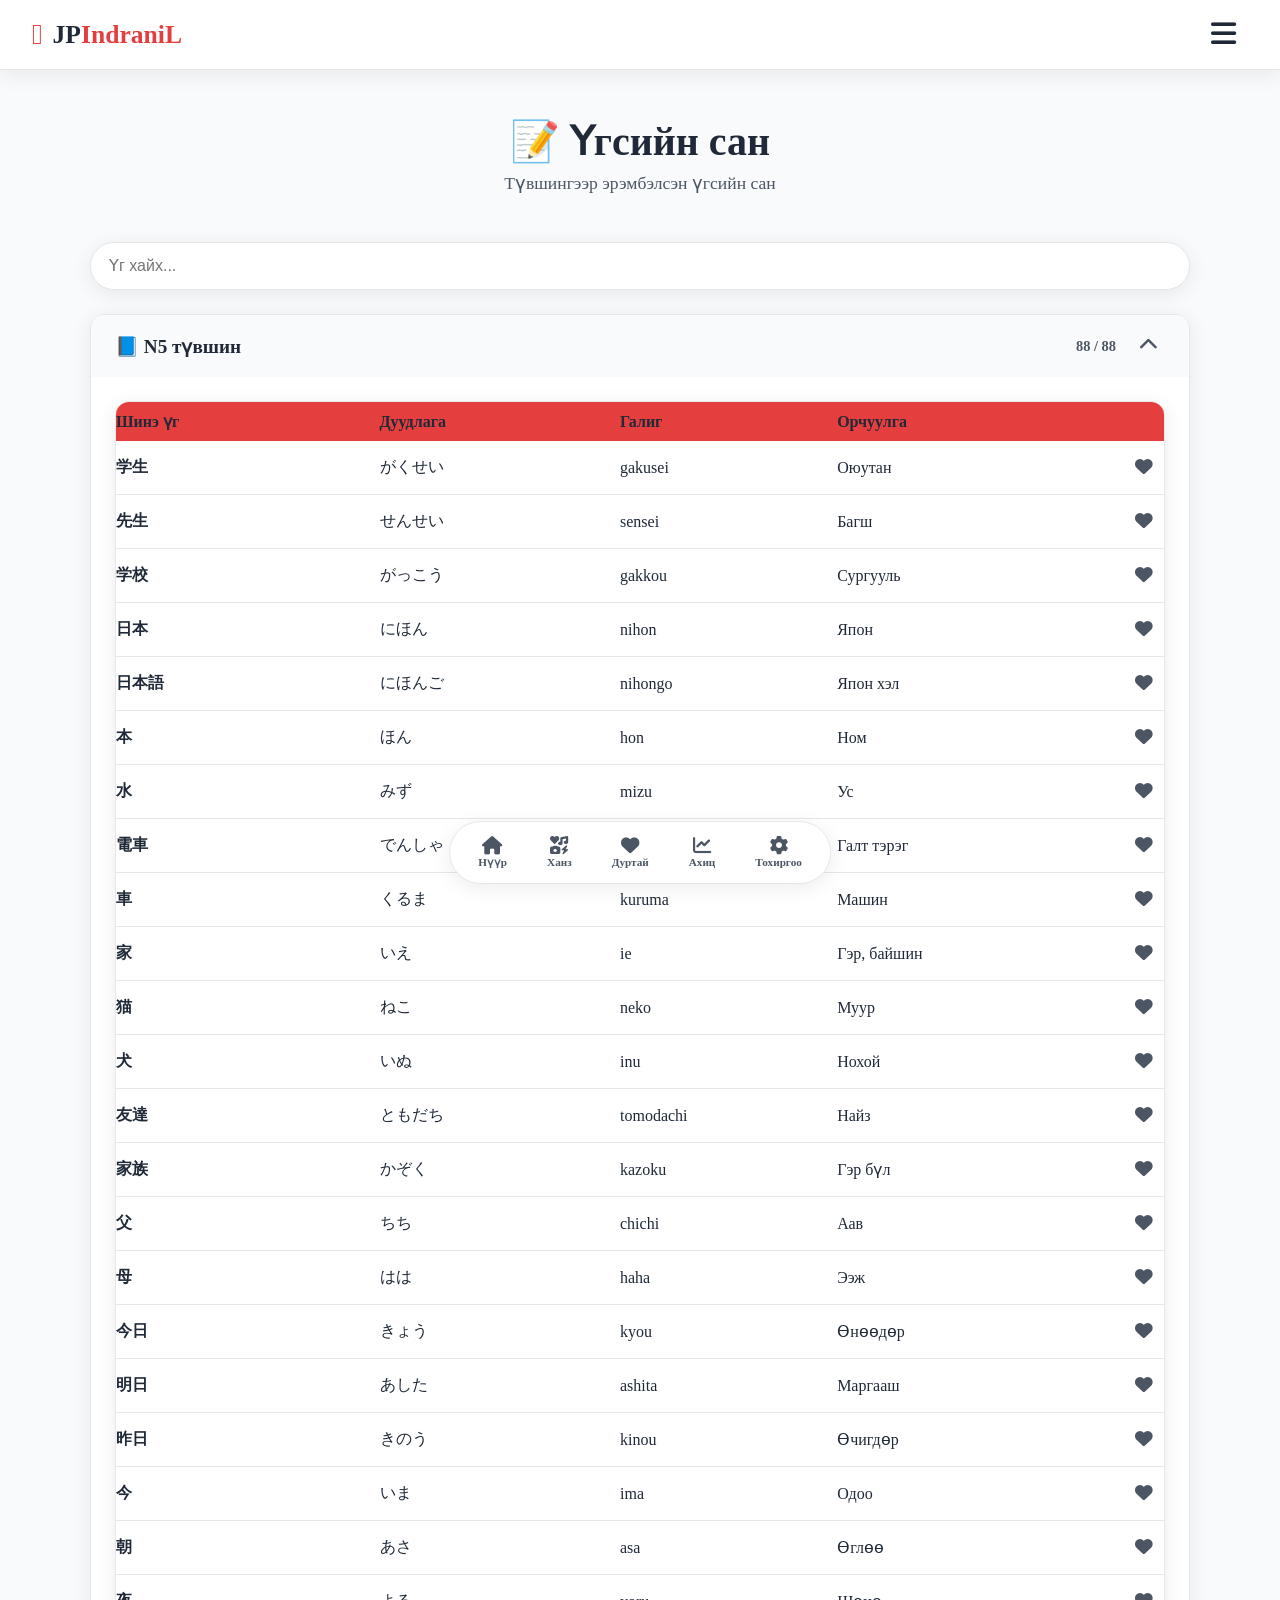
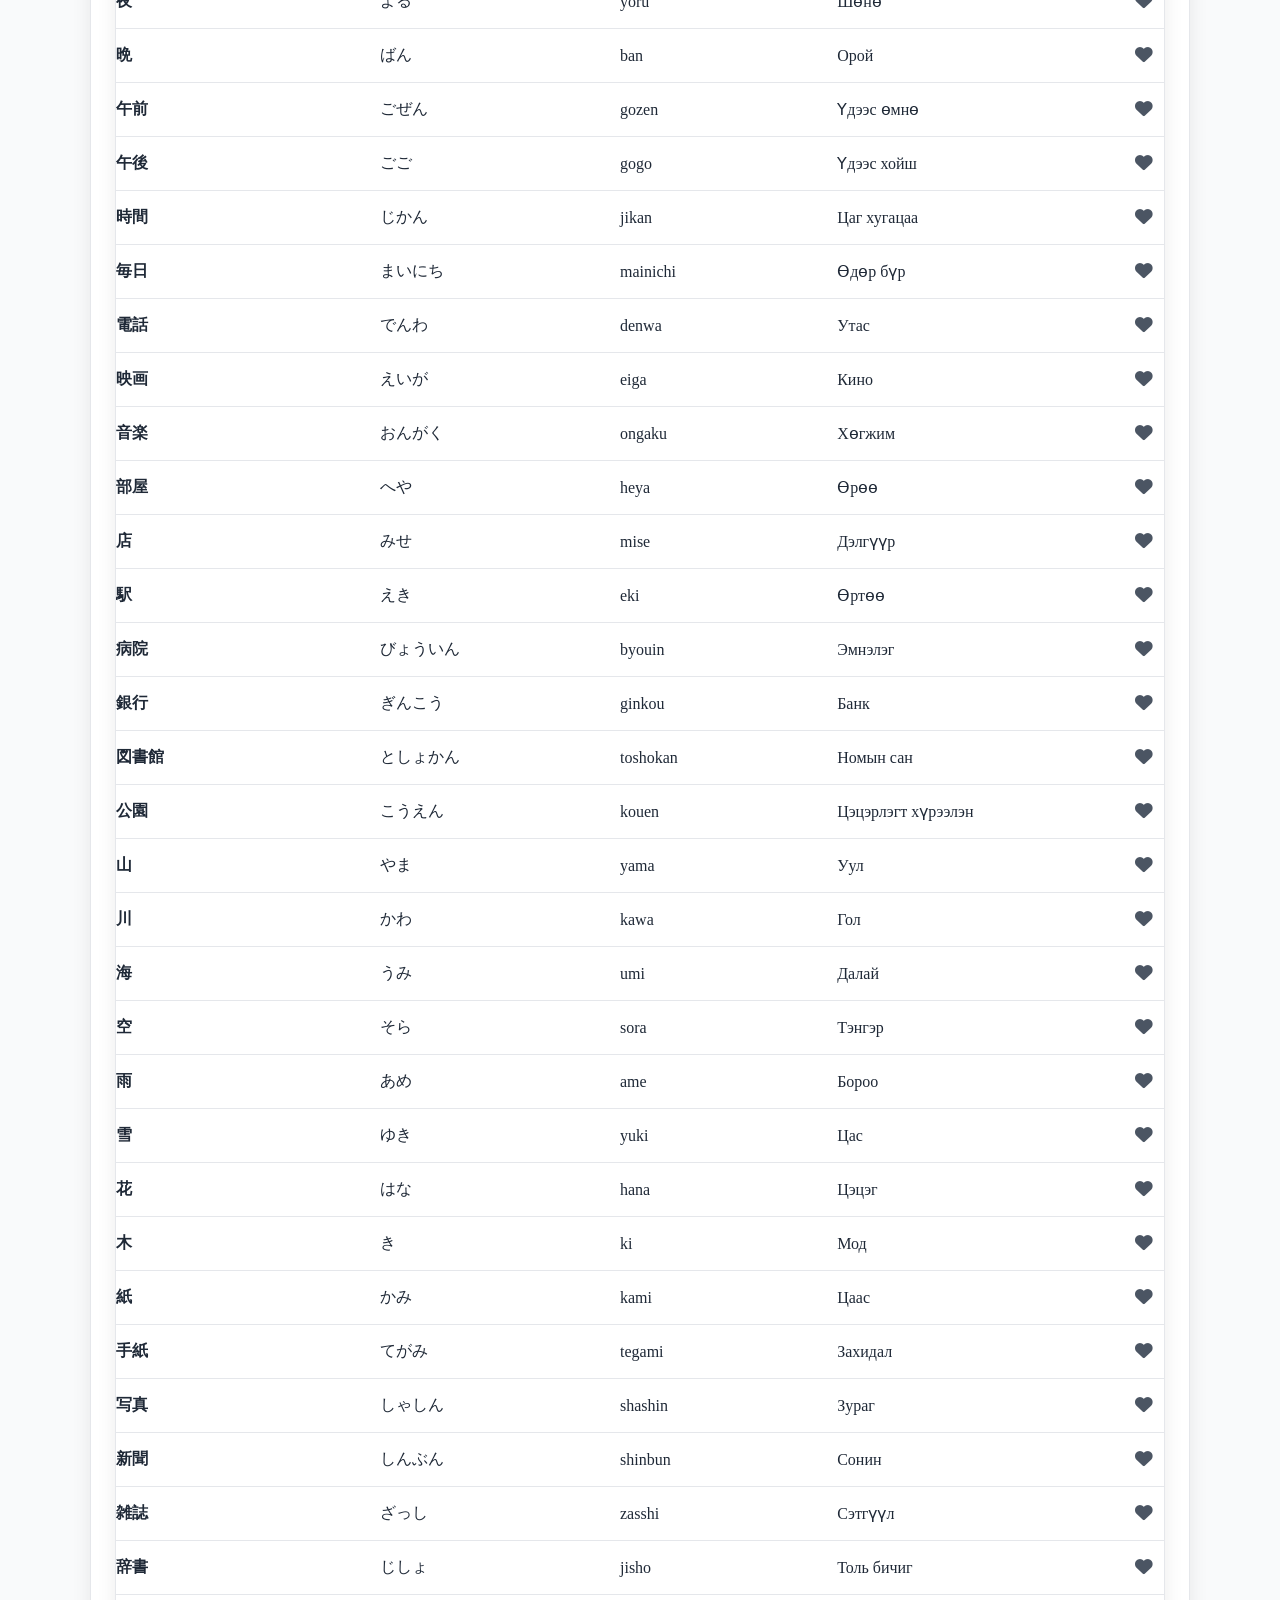
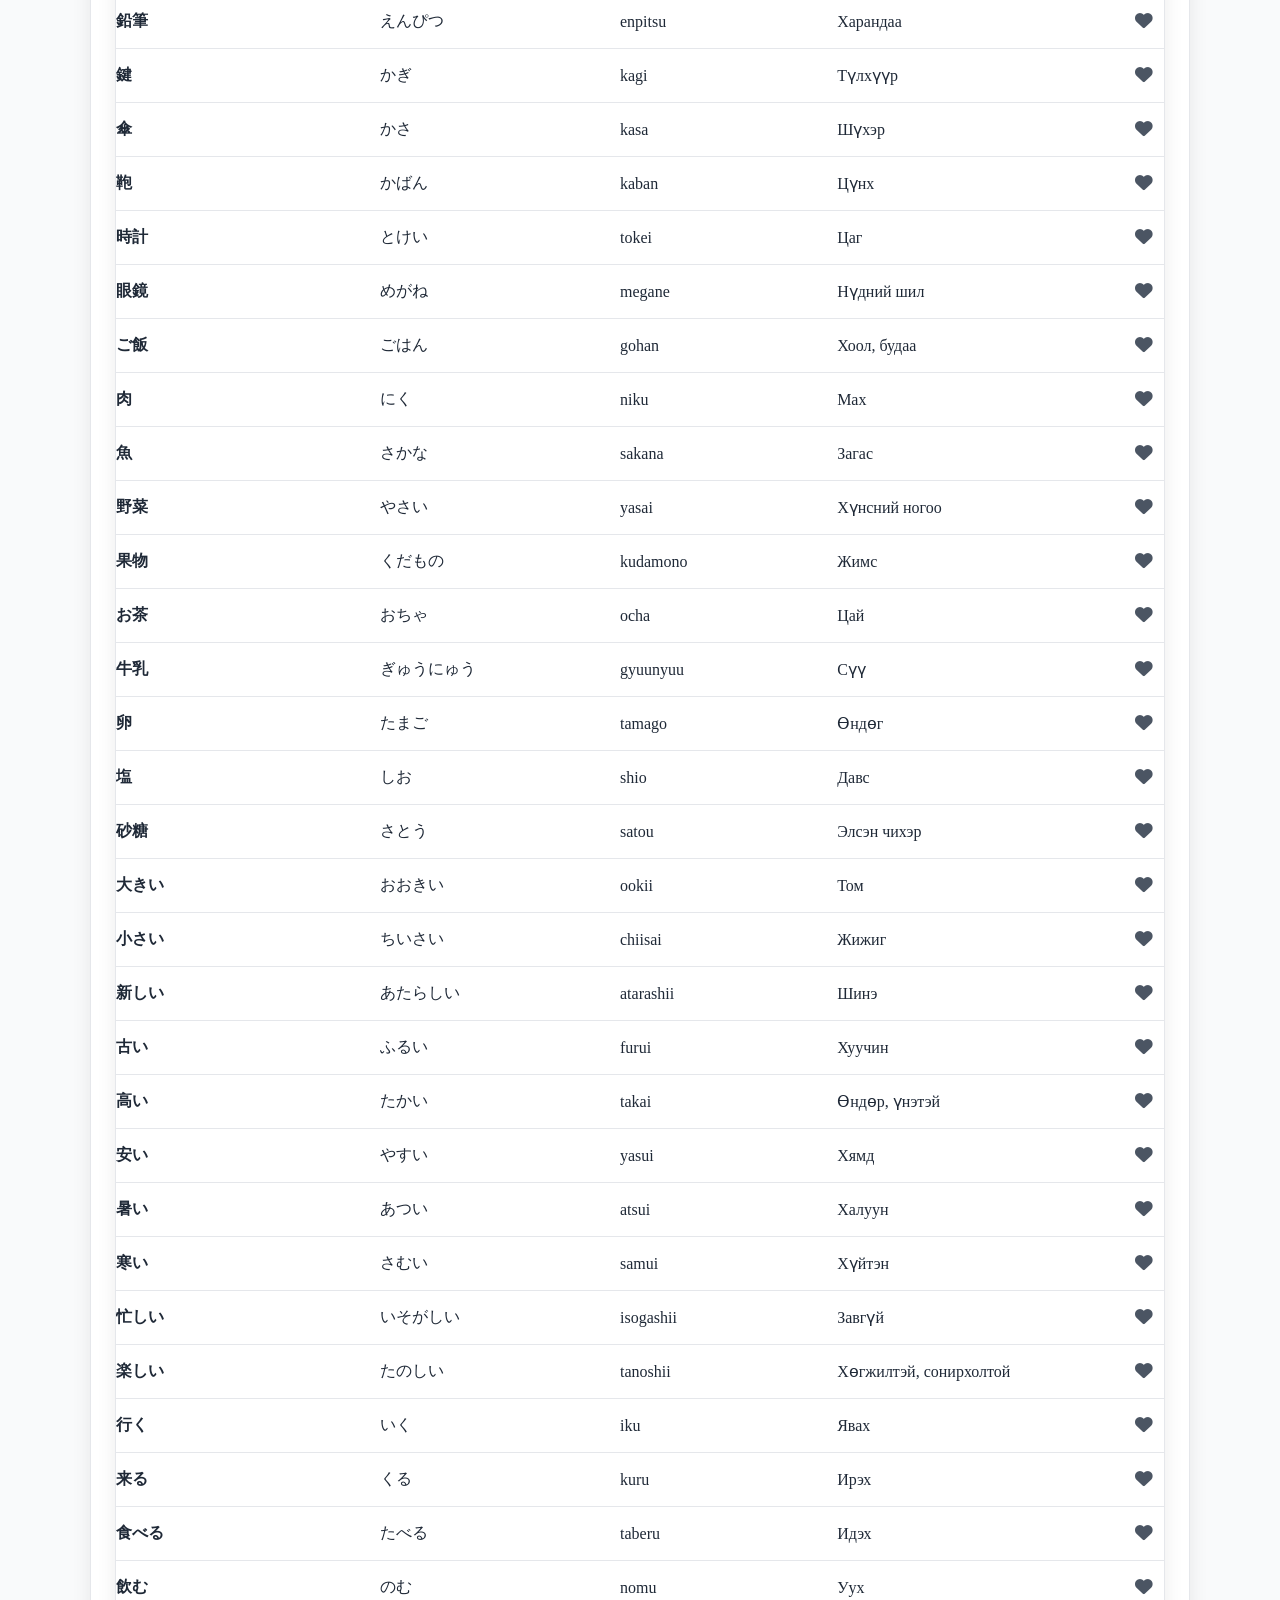
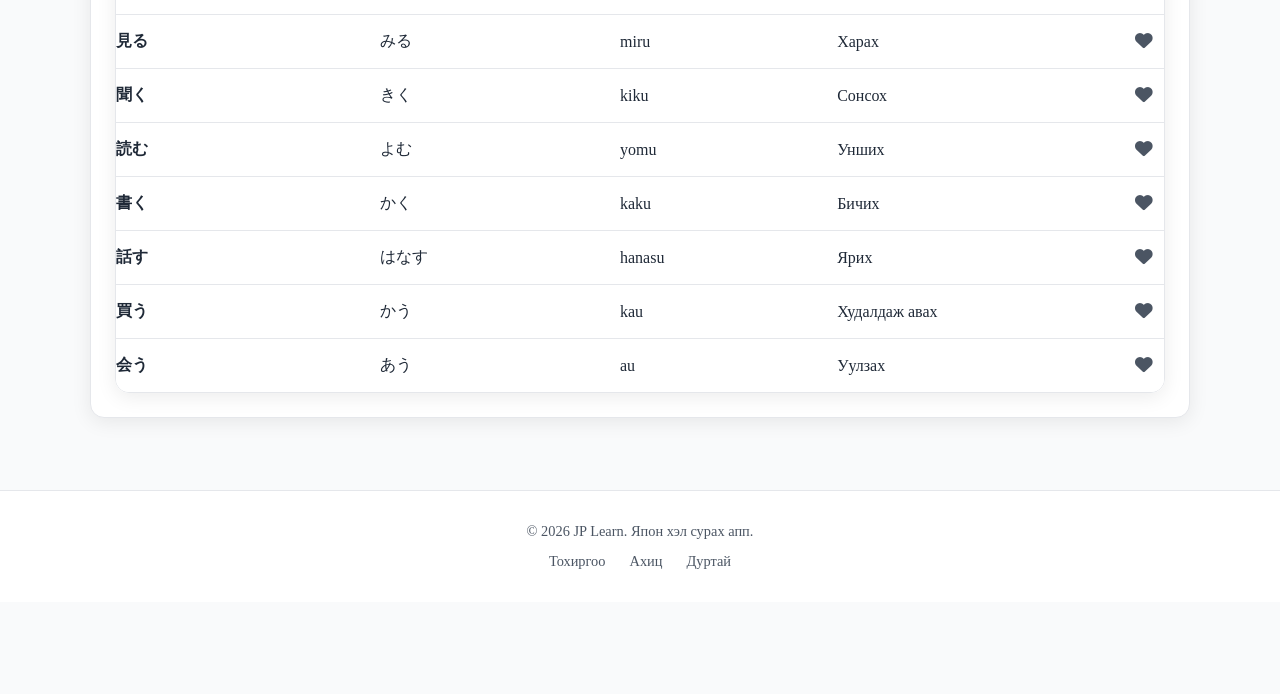
<file: pages/vocabulary.html>
<!DOCTYPE html>
<html lang="mn" data-theme="light">
<head>
    <meta charset="UTF-8">
    <meta name="viewport" content="width=device-width, initial-scale=1.0">
    <title>Япон хэл сурах апп</title>
    <link rel="stylesheet" href="../style.css">
    <link rel="stylesheet" href="../mobile.css" media="screen and (max-width: 768px)">
    <link rel="stylesheet" href="https://cdnjs.cloudflare.com/ajax/libs/font-awesome/6.0.0-beta3/css/all.min.css">
    <link rel="preconnect" href="https://fonts.googleapis.com">
    <link rel="preconnect" href="https://fonts.gstatic.com" crossorigin>
    <link href="https://fonts.googleapis.com/css2?family=Roboto:ital,wght@0,100..900;1,100..900&display=swap" rel="stylesheet">
    <link rel="stylesheet" href="https://fonts.googleapis.com/css2?family=Material+Symbols+Outlined:opsz,wght,FILL,GRAD@20..48,100..700,0..1,-50..200&icon_names=keyboard_double_arrow_down" />
</head>
<body>
    <!-- ===== NAVBAR ===== -->
    <nav class="navbar">
        <div class="nav-logo">
            <i class="#fas fa-language"></i>  <!-- ✅ #-г устгасан -->
            <span>JP<span class="logo-highlight">IndraniL</span></span>
        </div>
        <button class="hamburger" id="hamburgerBtn" aria-label="Меню нээх">
            <i class="fas fa-bars"></i>
        </button>
    </nav>

    <!-- ===== МЕНЮ ===== -->
    <div class="menu-overlay" id="menuOverlay">
        <div class="menu-container">
            <button class="menu-close-btn" id="menuCloseBtn" aria-label="Меню хаах">
                <i class="fas fa-times"></i>
            </button>
            <div class="menu-controls">
                <div class="control-group">
                    <span class="control-label"></span>
                    <button class="theme-toggle" id="themeToggle">
                        <i class="fas fa-moon"></i>
                        <span id="themeText"></span>
                    </button>
                </div>
                <div class="control-group">
                    <span class="control-label"><i class="fas fa-globe"></i> </span>
                    <div class="lang-dropdown" id="langDropdown">
                        <button class="lang-dropdown-toggle" id="langToggle">
                            <span id="currentLangLabel">MN</span>
                            <i class="fas fa-chevron-down"></i>
                        </button>
                        <div class="lang-dropdown-menu" id="langMenu">
                            <button class="lang-option active" data-lang="mn">
                                <span class="lang-option-code">MN</span>
                                <span class="lang-option-name">Монгол</span>
                            </button>
                            <button class="lang-option" data-lang="en">
                                <span class="lang-option-code">EN</span>
                                <span class="lang-option-name">English</span>
                            </button>
                            <button class="lang-option" data-lang="jp">
                                <span class="lang-option-code">JP</span>
                                <span class="lang-option-name">日本語</span>
                            </button>
                        </div>
                    </div>
                </div>
            </div>
            <div class="menu-links">
                <a href="../index.html" class="menu-link" data-i18n="menu_home"><i class="fas fa-home"></i> Нүүр</a>
                <a href="hiragana.html" class="menu-link" data-i18n="menu_hiragana"><i class="fas fa-font"></i> Хирагана</a>
                <a href="katakana.html" class="menu-link" data-i18n="menu_katakana"><i class="fas fa-font"></i> Катакана</a>
                <a href="kanji.html" class="menu-link" data-i18n="menu_kanji"><i class="fas fa-icons"></i> Ханз</a>  <!-- ✅ Ханз → Канжи -->
                <a href="grammar.html" class="menu-link" data-i18n="menu_grammar"><i class="fas fa-book-open"></i> Дүрэм</a>
                <a href="vocabulary.html" class="menu-link active" data-i18n="menu_vocabulary"><i class="fas fa-list-ul"></i> Үгсийн сан</a>
                <a href="listening.html" class="menu-link" data-i18n="menu_listening"><i class="fas fa-headphones"></i> Сонсгол</a>
                <a href="quiz.html" class="menu-link" data-i18n="menu_quiz"><i class="fas fa-question-circle"></i> Шалгалт</a>
                <a href="pdf.html" class="menu-link" data-i18n="menu_pdf"><i class="fas fa-file-pdf"></i> PDF</a>
                <a href="favorites.html" class="menu-link" data-i18n="menu_favorites"><i class="fas fa-heart"></i> Дуртай</a>
                <a href="progress.html" class="menu-link" data-i18n="menu_progress"><i class="fas fa-chart-line"></i> Ахиц</a>
                <a href="settings.html" class="menu-link" data-i18n="menu_settings"><i class="fas fa-cog"></i> Тохиргоо</a>
<a href="login.html" class="menu-link" id="menuLoginLink" data-i18n="menu_login"><i class="fas fa-user"></i> Нэвтрэх</a>
            </div>
        </div>
    </div>

        <!-- ===== ҮНДСЭН АГУУЛГА ===== -->
    <main class="page-content">
        <div class="container">
            <div class="section-header fade-in">
                <h1 data-i18n="vocabulary_title">📝 Үгсийн сан</h1>
                <p data-i18n="vocabulary_subtitle">Түвшингээр эрэмбэлсэн үгсийн сан</p>
            </div>

            <div class="vocab-search fade-in">
                <input type="text" id="vocabSearch" placeholder="Үг хайх..." autocomplete="off">
            </div>

            <div class="vocab-level fade-in">
                <div class="vocab-level-header">
                    <h3 class="vocab-level-title" data-i18n="vocab_level_n5">📘 N5 түвшин</h3>
                    <span class="vocab-level-count" id="vocabCount"></span>
                    <button class="vocab-toggle-btn"><i class="fas fa-chevron-up"></i></button>
                </div>
                <div class="vocab-level-body open">
                    <div class="vocab-table" id="vocabTable"></div>
                    <div class="vocab-empty" id="vocabEmpty" style="display:none;" data-i18n="vocab_no_results">Хайлтад тохирох үг олдсонгүй</div>
                </div>
            </div>
        </div>
    </main>

    <!-- ===== GO TO TOP ТОВЧ ===== -->
<button class="go-top-btn" id="goTopBtn" aria-label="Дээд хэсэг рүү очих">
    <i class="fas fa-arrow-up"></i>
</button>

    <!-- ===== ХӨЛ ===== -->
    <footer class="footer">
        <div class="container">
            <p data-i18n="footer_text">© 2026 JP Learn. Япон хэл сурах апп.</p>
            <div class="footer-links">
                <a href="settings.html" data-i18n="footer_settings">Тохиргоо</a>
                <a href="progress.html" data-i18n="footer_progress">Ахиц</a>
                <a href="favorites.html" data-i18n="footer_favorites">Дуртай</a>
            </div>
        </div>
    </footer>
    <!-- ===== ДООД НАВИГАЦ (утасны апп) ===== -->
    <nav class="bottom-nav" aria-label="Bottom navigation">
        <a href="../index.html" class="bottom-nav-item"><i class="fas fa-home"></i><span data-i18n="menu_home">Нүүр</span></a>
        <a href="kanji.html" class="bottom-nav-item"><i class="fas fa-icons"></i><span data-i18n="menu_kanji">Ханз</span></a>
        <a href="favorites.html" class="bottom-nav-item"><i class="fas fa-heart"></i><span data-i18n="menu_favorites">Дуртай</span></a>
        <a href="progress.html" class="bottom-nav-item"><i class="fas fa-chart-line"></i><span data-i18n="menu_progress">Ахиц</span></a>
        <a href="settings.html" class="bottom-nav-item"><i class="fas fa-cog"></i><span data-i18n="menu_settings">Тохиргоо</span></a>
    </nav>
    <script src="../script.js"></script>
    <script src="../vocabulary-data.js"></script>
    <script>
function t(key) {
    try {
        var lang = localStorage.getItem('jp-lang') || 'mn';
        return (translations[lang] && translations[lang][key]) || key;
    } catch (e) { return key; }
}
(function() {
    var table = document.getElementById('vocabTable');
    var empty = document.getElementById('vocabEmpty');
    var count = document.getElementById('vocabCount');
    var search = document.getElementById('vocabSearch');
    if (!table || typeof vocabularyData === 'undefined') return;

    function getFavs() {
        try { return JSON.parse(localStorage.getItem('jp_favorites') || '[]'); } catch (e) { return []; }
    }
    function setFavs(f) { localStorage.setItem('jp_favorites', JSON.stringify(f)); }

    function render() {
        var q = (search.value || '').toLowerCase();
        var favs = getFavs();
        var html = '<div class="vocab-row header"><span data-i18n="vocab_table_japanese">' + t('vocab_table_japanese') + '</span><span>' + t('vocab_table_reading') + '</span><span>' + t('vocab_table_romaji') + '</span><span>' + t('vocab_table_meaning') + '</span><span></span></div>';
        var shown = 0;
        vocabularyData.forEach(function(w) {
            var hay = (w.jp + ' ' + w.reading + ' ' + w.romaji + ' ' + w.mn).toLowerCase();
            if (q && hay.indexOf(q) === -1) return;
            shown++;
            var isFav = favs.indexOf(w.jp) !== -1;
            html += '<div class="vocab-row">'
                + '<span class="jp">' + w.jp + '</span>'
                + '<span>' + w.reading + '</span>'
                + '<span>' + w.romaji + '</span>'
                + '<span>' + w.mn + '</span>'
                + '<button class="vocab-fav-btn' + (isFav ? ' active' : '') + '" data-word="' + w.jp + '" aria-label="favorite"><i class="fas fa-heart"></i></button>'
                + '</div>';
        });
        table.innerHTML = html;
        empty.style.display = shown ? 'none' : 'block';
        count.textContent = shown + ' / ' + vocabularyData.length;
        if (typeof setLanguage === 'function') {
            // header labels are re-applied by script.js on languageChanged; nothing extra needed here
        }
    }

    table.addEventListener('click', function(e) {
        var btn = e.target.closest('.vocab-fav-btn');
        if (!btn) return;
        var word = btn.dataset.word;
        var favs = getFavs();
        var idx = favs.indexOf(word);
        if (idx === -1) favs.push(word); else favs.splice(idx, 1);
        setFavs(favs);
        render();
    });
    search.addEventListener('input', render);
    search.placeholder = t('vocab_search_placeholder');
    document.addEventListener('languageChanged', function() {
        search.placeholder = t('vocab_search_placeholder');
        render();
    });
    render();
})();
    </script>
</body>
</html>
</file>
<file: style.css>
html{
    scroll-behavior:smooth
}

@import url('https://fonts.googleapis.com/css2?family=Roboto:ital,wght@0,100..900;1,100..900&display=swap');

* {
    margin: 0;
    padding: 0;
    box-sizing: border-box;
    font-family: 'Segoe UI', 'Noto Sans''Roboto', system-ui, sans-serif;
    transition: background-color 0.3s ease, color 0.3s ease, border-color 0.3s ease;
}

:root {
    --bg-body: #f9fafb;
    --bg-navbar: #fff;
    --bg-hero-overlay: rgba(0, 0, 0, 0.4);
    --text-primary: #1f2937;
    --text-secondary: #4b5563;
    --text-inverse: #ffffff;
    --border-color: #e5e7eb;
    --shadow: 0 4px 20px rgba(0, 0, 0, 0.08);
    --accent: #e53e3e;
    --accent-hover: #c53030;
    --menu-bg: rgba(255, 255, 255, 0.98);
    --link-hover-bg: #f3f4f9;
}

[data-theme="dark"] {
    --bg-body: #111827;
    --bg-navbar: #1f2937;
    --bg-hero-overlay: rgba(0, 0, 0, 0.7);
    --text-primary: #f9fafb;
    --text-secondary: #d1d5db;
    --text-inverse: #ffffff;
    --border-color: #374151;
    --shadow: 0 4px 20px rgba(0, 0, 0, 0.5);
    --menu-bg: rgba(31, 41, 55, 0.98);
    --link-hover-bg: #374151;
    --accent: #fc8181;
    --accent-hover: #f56565;
}


body {
    background-color: var(--bg-body);
    color: var(--text-primary);
    min-height: 100vh;
}

/* Хувсагч*/
a{
    text-decoration: none;
    list-style: none;
}

/* ===== НАВБАР ===== */
.navbar {
    display: flex;
    justify-content: space-between;
    align-items: center;
    padding: 0 2rem;
    height: 70px;
    background-color: var(--bg-navbar);
    box-shadow: var(--shadow);
    position: sticky;
    top: 0;
    z-index: 1000;
    border-bottom: 1px solid var(--border-color);
}

.nav-logo {
    display: flex;
    align-items: center;
    gap: 10px;
    font-size: 1.6rem;
    font-weight: 700;
    color: var(--text-primary);
}

.nav-logo i {
    color: var(--accent);
    font-size: 1.8rem;
}

.logo-highlight {
    color: var(--accent);
}

.hamburger {
    background: none;
    border: none;
    font-size: 1.8rem;
    color: var(--text-primary);
    cursor: pointer;
    padding: 8px 12px;
    border-radius: 8px;
    transition: 
    background 0.2s;
}

.hamburger:hover {
    background-color: var(--link-hover-bg);
}

/* ===== МЕНЮ ОВЕРЛЕЙ ===== */
.menu-overlay {
    position: fixed;
    top: 0;
    left: 0;
    width: 100%;
    height: 100%;
    background: rgba(0, 0, 0, 0.5);
    z-index: 2000;
    display: flex;
    justify-content: flex-end;
    opacity: 0;
    pointer-events: none;
    transition: opacity 0.3s ease;
}

.menu-overlay.active {
    opacity: 1;
    pointer-events: all;
}

.menu-container {
    width: 100%;
    max-width: 900px;
    height: 100%;
    background-color: var(--menu-bg);
    backdrop-filter: blur(10px);
    display: flex;
    flex-direction: row;
    transform: translateX(100%);
    transition: transform 0.4s cubic-bezier(0.4, 0, 0.2, 1);
    overflow-y: auto;
    box-shadow: -10px 0 30px rgba(0, 0, 0, 0.2);
}

.menu-overlay.active .menu-container {
    transform: translateX(0);
}

/* ЗҮҮН ТАЛ (Удирдлага) */
.menu-controls {
    width: 35%;
    padding: 2.5rem 2rem;
    background-color: var(--bg-body);
    border-right: 1px solid var(--border-color);
    display: flex;
    flex-direction: column;
    gap: 2.5rem;
}

.control-group {
    display: flex;
    flex-direction: column;
    gap: 0.8rem;
}

.control-label {
    font-size: 0.8rem;
    text-transform: uppercase;
    letter-spacing: 1px;
    color: var(--text-secondary);
    font-weight: 600;
    display: flex;
    align-items: center;
    gap: 8px;
}

/* ===== THEME TOGGLE (Зөвхөн дан icon, төвд) ===== */
.theme-toggle {
    background: transparent !important;
    border: none !important;
    padding: 8px;
    color: var(--text-primary);
    cursor: pointer;
    display: flex;
    align-items: center;
    justify-content: left;
    box-shadow: none !important;
    width: 100%;
    min-height: auto;
    transition: transform 0.3s ease;
    margin: 0 auto;  /* ✅ Төвд байрлуулах */
}

.theme-toggle:hover {
    background: transparent !important;
    border-color: transparent !important;
}

.theme-toggle i {
    font-size: 1.6rem;
    width: 32px;
    height: 32px;
    display: flex;
    align-items: center;
    justify-content: center;
    transition: transform 0.3s ease;
}

.theme-toggle:hover i {
    transform: scale(1.2);
}

.theme-toggle:active i {
    transform: scale(0.85);
}

/* ===== CONTROL GROUP - ТӨВД БАЙРЛУУЛАХ ===== */
.control-group {
    display: flex;
    flex-direction: column;
    align-items: center;  /* ✅ Төвд байрлуулах */
    gap: 0.8rem;
}

.control-label {
    font-size: 0.8rem;
    text-transform: uppercase;
    letter-spacing: 1px;
    color: var(--text-secondary);
    font-weight: 600;
    display: flex;
    align-items: center;
    gap: 8px;
}


/* БАРУУН ТАЛ (Холбоосууд) */
.menu-links {
    width: 65%;
    padding: 2.5rem 2rem;
    display: flex;
    flex-direction: column;
    gap: 0.5rem;
}

.menu-link {
    display: flex;
    align-items: center;
    gap: 16px;
    padding: 14px 20px;
    border-radius: 14px;
    color: var(--text-primary);
    text-decoration: none;
    font-size: 1.1rem;
    font-weight: 500;
    transition: all 0.2s;
}

.menu-link i {
    width: 24px;
    font-size: 1.2rem;
    color: var(--text-secondary);
}

.menu-link:hover {
    background-color: var(--link-hover-bg);
    transform: translateX(6px);
}

.menu-link.active {
    background-color: var(--accent);
    color: white;
}

.menu-link.active i {
    color: white;
}

/* ===== HERO ХЭСЭГ ===== */
.hero {
    height: calc(100vh - 70px);
    background-size: cover;
    background-position: center;
    background-color: var(--bg-body);
    display: flex;
    align-items: center;
    justify-content: center;
    text-align: center;
    position: relative;
}

.hero::before {
    content: '';
    position: absolute;
    inset: 0;
    background: var(--bg-hero-overlay);
}

.hero-content {
    position: relative;
    z-index: 2;
    max-width: 700px;
    padding: 0 20px;
}

.hero-content h1 {
    font-size: 3.2rem;
    font-weight: 800;
    color: var(--text-inverse);
    margin-bottom: 1rem;
    text-shadow: 0 2px 10px rgba(0,0,0,0.3);
}

.hero-content p {
    font-size: 1.3rem;
    color: var(--text-inverse);
    opacity: 0.95;
    margin-bottom: 2rem;
    text-shadow: 0 1px 6px rgba(0,0,0,0.4);
}

.btn-primary {
    background: var(--accent);
    color: white;
    padding: 12px 40px;
    border-radius: 50px;
    text-decoration: none;
    font-weight: 700;
    font-size: 1.2rem;
    margin-bottom: 130px;
    display: inline-block;
    box-shadow: 0 8px 25px rgba(229, 62, 62, 0.4);
    transition: all 0.3s;
}

.btn-primary:hover {
    background: var(--accent-hover);
    transform: scale(1.04);
    box-shadow: 0 12px 30px rgba(229, 62, 62, 0.5);
}

/* ===== RESPONSIVE ===== */
@media (max-width: 768px) {
    .menu-container {
        flex-direction: column;
        max-width: 100%;
    }
    .menu-controls {
        width: 100%;
        flex-direction: row;
        flex-wrap: wrap;
        padding: 1.5rem;
        border-right: none;
        border-bottom: 1px solid var(--border-color);
        gap: 1rem;
    }
    .control-group {
        flex: 1;
        min-width: 140px;
    }
    .menu-links {
        width: 100%;
        padding: 1.5rem;
    }
    .hero-content h1 {
        font-size: 2.2rem;
    }
    .navbar {
        padding: 0 1rem;
    }
}
/* ===== НЭМЭЛТ: Хуудасны агуулга ===== */
.page-content {
    padding: 3rem 2rem;
    max-width: 1200px;
    margin: 0 auto;
    min-height: calc(100vh - 70px);
}

.container {
    max-width: 1100px;
    margin: 0 auto;
}

.page-content h1 {
    font-size: 2.5rem;
    font-weight: 800;
    margin-bottom: 0.5rem;
    color: var(--text-primary);
}

.subtitle {
    color: var(--text-secondary);
    font-size: 1.1rem;
    margin-bottom: 2.5rem;
    border-bottom: 2px solid var(--border-color);
    padding-bottom: 1rem;
}

/* ===== KANA GRID ===== */
.kana-grid {
    display: grid;
    grid-template-columns: repeat(auto-fill, minmax(85px, 1fr));
    gap: 12px;
}

.kana-card {
    background: var(--bg-navbar);
    border: 1px solid var(--border-color);
    border-radius: 12px;
    padding: 16px 8px;
    text-align: center;
    box-shadow: var(--shadow);
    transition: transform 0.2s;
    cursor: default;
}

.kana-card:hover {
    transform: translateY(-4px);
}

.kana {
    font-size: 2.5rem;
    font-weight: 700;
    display: block;
    color: var(--text-primary);
}

.romaji {
    font-size: 0.8rem;
    color: var(--text-secondary);
    display: block;
    margin-top: 4px;
}

   /* ================= 
  KANA GRID 5 БАГАНА 
     ================== */
.kana-grid-5 {
    display: grid;
    grid-template-columns: repeat(5, 1fr);
    gap: 12px;
    max-width: 800px;
    margin: 0 auto 3rem auto;
}

.kana-card-5 {
    background: var(--bg-navbar);
    border: 1px solid var(--border-color);
    border-radius: 14px;
    padding: 14px 8px;
    text-align: center;
    box-shadow: var(--shadow);
    transition: all 0.3s ease;
    position: relative;
    min-height: 90px;
    display: flex;
    flex-direction: column;
    justify-content: center;
    align-items: center;
}

.kana-card-5:hover {
    transform: translateY(-4px);
    box-shadow: 0 8px 25px rgba(0, 0, 0, 0.15);
    border-color: var(--accent);
}

.kana-card-5 .kana-char {
    font-size: 2.8rem;
    font-weight: 700;
    color: var(--text-primary);
    line-height: 1.2;
}

.kana-card-5 .kana-romaji {
    font-size: 0.85rem;
    color: var(--text-secondary);
    font-weight: 600;
    margin-top: 2px;
}

.kana-card-5 .kana-group {
    font-size: 0.6rem;
    color: var(--text-secondary);
    opacity: 0.5;
    margin-top: 4px;
    letter-spacing: 0.5px;
    background: var(--bg-body);
    padding: 2px 10px;
    border-radius: 10px;
}

/* Хоосон карт */
.kana-card-5.empty-card {
    background: transparent;
    border: 1px dashed var(--border-color);
    opacity: 0.3;
    min-height: 90px;
    pointer-events: none;
}



/* ===== KANJI GRID ===== */
.kanji-grid {
    display: grid;
    grid-template-columns: repeat(auto-fill, minmax(150px, 1fr));
    gap: 16px;
}

.kanji-card {
    background: var(--bg-navbar);
    border: 1px solid var(--border-color);
    border-radius: 14px;
    padding: 20px;
    text-align: center;
    box-shadow: var(--shadow);
    transition: all 0.3s;
}

.kanji-card:hover {
    transform: translateY(-4px);
    box-shadow: 0 8px 25px rgba(0,0,0,0.15);
}

.kanji-char {
    font-size: 3.5rem;
    font-weight: 700;
    display: block;
    color: var(--text-primary);
    margin-bottom: 8px;
}

.kanji-meaning {
    font-weight: 600;
    color: var(--text-primary);
    display: block;
    font-size: 0.95rem;
}

.kanji-reading {
    color: var(--text-secondary);
    font-size: 0.85rem;
    display: block;
    margin-top: 4px;
}

/* ===== GRAMMAR LIST ===== */
.grammar-list {
    display: flex;
    flex-direction: column;
    gap: 16px;
}

.grammar-item {
    background: var(--bg-navbar);
    border: 1px solid var(--border-color);
    border-radius: 14px;
    padding: 20px 24px;
    box-shadow: var(--shadow);
    transition: all 0.3s;
}

.grammar-item:hover {
    transform: translateX(6px);
    border-color: var(--accent);
}

.grammar-header {
    display: flex;
    justify-content: space-between;
    align-items: center;
    margin-bottom: 8px;
}

.grammar-title {
    font-size: 1.3rem;
    font-weight: 700;
    color: var(--accent);
}

.grammar-level {
    background: var(--accent);
    color: white;
    padding: 2px 14px;
    border-radius: 20px;
    font-size: 0.8rem;
    font-weight: 600;
}

.grammar-desc {
    color: var(--text-secondary);
    margin-bottom: 10px;
}

.grammar-example {
    background: var(--bg-body);
    padding: 12px 16px;
    border-radius: 10px;
    display: flex;
    justify-content: space-between;
    flex-wrap: wrap;
    gap: 10px;
}

.grammar-example .jp {
    font-weight: 600;
    color: var(--text-primary);
}

.grammar-example .mn {
    color: var(--text-secondary);
}

/* ===== VOCAB TABLE ===== */
.vocab-table {
    border: 1px solid var(--border-color);
    border-radius: 14px;
    overflow: hidden;
    box-shadow: var(--shadow);
}

.vocab-row {
    display: grid;
    grid-template-columns: 1fr 1fr 1fr;
    padding: 14px 20px;
    border-bottom: 1px solid var(--border-color);
    background: var(--bg-navbar);
}

.vocab-row:last-child {
    border-bottom: none;
}

.vocab-row.header {
    background: var(--accent);
    color: white;
    font-weight: 700;
    border-bottom: none;
}

.vocab-row .jp {
    font-weight: 600;
}

.vocab-row:not(.header):hover {
    background: var(--link-hover-bg);
}

/* ===== LISTENING ===== */
.listening-exercise {
    display: flex;
    flex-direction: column;
    gap: 30px;
}

.audio-player {
    display: flex;
    align-items: center;
    gap: 16px;
    background: var(--bg-navbar);
    padding: 16px 20px;
    border-radius: 14px;
    border: 1px solid var(--border-color);
}

.play-btn {
    background: var(--accent);
    color: white;
    border: none;
    padding: 10px 20px;
    border-radius: 50px;
    cursor: pointer;
    font-weight: 600;
    transition: all 0.3s;
}

.play-btn:hover {
    background: var(--accent-hover);
    transform: scale(1.04);
}

.audio-label {
    font-weight: 600;
    color: var(--text-primary);
}

.quiz-options {
    display: grid;
    grid-template-columns: 1fr 1fr;
    gap: 10px;
}

.option-btn {
    background: var(--bg-navbar);
    border: 2px solid var(--border-color);
    padding: 12px 16px;
    border-radius: 12px;
    cursor: pointer;
    font-weight: 500;
    transition: all 0.3s;
    color: var(--text-primary);
}

.option-btn:hover {
    border-color: var(--accent);
    transform: scale(1.02);
}

.option-btn.correct {
    border-color: #22c55e;
    background: #22c55e20;
}

/* ===== QUIZ ===== */
.quiz-container {
    display: flex;
    flex-direction: column;
    gap: 24px;
}

.question-card {
    background: var(--bg-navbar);
    border: 1px solid var(--border-color);
    border-radius: 14px;
    padding: 24px;
    box-shadow: var(--shadow);
}

.question-number {
    color: var(--text-secondary);
    font-size: 0.9rem;
    font-weight: 600;
    margin-bottom: 8px;
}

.question-card h3 {
    font-size: 1.3rem;
    margin-bottom: 16px;
    color: var(--text-primary);
}

.options {
    display: grid;
    grid-template-columns: 1fr 1fr;
    gap: 10px;
}

.submit-quiz {
    background: var(--accent);
    color: white;
    border: none;
    padding: 16px 32px;
    border-radius: 14px;
    font-size: 1.1rem;
    font-weight: 700;
    cursor: pointer;
    transition: all 0.3s;
    margin-top: 16px;
}

.submit-quiz:hover {
    background: var(--accent-hover);
    transform: scale(1.02);
}

/* ===== PDF ===== */
.pdf-grid {
    display: grid;
    grid-template-columns: repeat(auto-fill, minmax(200px, 1fr));
    gap: 20px;
}

.pdf-card {
    background: var(--bg-navbar);
    border: 1px solid var(--border-color);
    border-radius: 14px;
    padding: 24px;
    text-align: center;
    box-shadow: var(--shadow);
    transition: all 0.3s;
}

.pdf-card:hover {
    transform: translateY(-6px);
    box-shadow: 0 8px 30px rgba(0,0,0,0.15);
}

.pdf-icon {
    font-size: 3rem;
    color: #ef4444;
    margin-bottom: 12px;
}

.pdf-card h3 {
    font-size: 1.1rem;
    margin-bottom: 6px;
    color: var(--text-primary);
}

.pdf-card p {
    color: var(--text-secondary);
    font-size: 0.9rem;
    margin-bottom: 16px;
}

.btn-download {
    display: inline-block;
    background: var(--accent);
    color: white;
    padding: 8px 20px;
    border-radius: 50px;
    text-decoration: none;
    font-weight: 600;
    transition: all 0.3s;
}

.btn-download:hover {
    background: var(--accent-hover);
    transform: scale(1.05);
}

/* ===== FAVORITES ===== */
.favorites-list {
    display: flex;
    flex-direction: column;
    gap: 12px;
}

.favorite-item {
    display: flex;
    justify-content: space-between;
    align-items: center;
    background: var(--bg-navbar);
    border: 1px solid var(--border-color);
    border-radius: 12px;
    padding: 16px 20px;
    transition: all 0.3s;
}

.favorite-item:hover {
    border-color: var(--accent);
}

.fav-content {
    display: flex;
    align-items: center;
    gap: 16px;
    flex-wrap: wrap;
}

.fav-type {
    background: var(--accent);
    color: white;
    padding: 2px 12px;
    border-radius: 20px;
    font-size: 0.75rem;
    font-weight: 600;
}

.fav-word {
    font-weight: 700;
    font-size: 1.1rem;
    color: var(--text-primary);
}

.fav-meaning {
    color: var(--text-secondary);
}

.fav-remove {
    background: none;
    border: none;
    color: #ef4444;
    cursor: pointer;
    font-size: 1.2rem;
    padding: 8px;
    border-radius: 8px;
    transition: all 0.3s;
}

.fav-remove:hover {
    background: #ef444420;
    transform: scale(1.1);
}

.empty-favorites {
    text-align: center;
    padding: 40px 20px;
    color: var(--text-secondary);
}

.empty-favorites i {
    font-size: 3rem;
    color: #ef4444;
    opacity: 0.3;
    display: block;
    margin-bottom: 12px;
}

/* ===== STATS ===== */
.stats-grid {
    display: grid;
    grid-template-columns: repeat(auto-fill, minmax(200px, 1fr));
    gap: 20px;
}

.stat-card {
    background: var(--bg-navbar);
    border: 1px solid var(--border-color);
    border-radius: 14px;
    padding: 20px;
    text-align: center;
    box-shadow: var(--shadow);
}

.stat-icon {
    font-size: 2rem;
    color: var(--accent);
    margin-bottom: 8px;
}

.stat-value {
    font-size: 2rem;
    font-weight: 800;
    color: var(--text-primary);
}

.stat-label {
    color: var(--text-secondary);
    font-size: 0.9rem;
    margin-bottom: 8px;
}

.progress-bar {
    background: var(--border-color);
    border-radius: 10px;
    height: 8px;
    overflow: hidden;
}

.progress-fill {
    background: var(--accent);
    height: 100%;
    border-radius: 10px;
    transition: width 0.6s ease;
}

.study-streak {
    background: linear-gradient(135deg, #f59e0b, #ef4444);
    color: white;
    padding: 16px 24px;
    border-radius: 14px;
    text-align: center;
    font-size: 1.2rem;
    font-weight: 700;
    margin-top: 24px;
}

.study-streak i {
    margin-right: 12px;
}

/* ===== SETTINGS ===== */
.settings-group {
    display: flex;
    flex-direction: column;
    gap: 16px;
}

.setting-item {
    display: flex;
    justify-content: space-between;
    align-items: center;
    background: var(--bg-navbar);
    border: 1px solid var(--border-color);
    border-radius: 14px;
    padding: 16px 20px;
    flex-wrap: wrap;
    gap: 16px;
}

.setting-info {
    display: flex;
    align-items: center;
    gap: 16px;
}

.setting-icon {
    font-size: 1.5rem;
    color: var(--accent);
    width: 40px;
}

.setting-info h4 {
    margin: 0;
    color: var(--text-primary);
}

.setting-info p {
    margin: 0;
    color: var(--text-secondary);
    font-size: 0.9rem;
}

.setting-control {
    min-width: 120px;
}

.setting-control select {
    background: var(--bg-body);
    color: var(--text-primary);
    border: 1px solid var(--border-color);
    padding: 8px 12px;
    border-radius: 8px;
    width: 100%;
}

.setting-control input[type="range"] {
    width: 100%;
}

.switch {
    position: relative;
    display: inline-block;
    width: 50px;
    height: 28px;
}

.switch input {
    opacity: 0;
    width: 0;
    height: 0;
}

.slider {
    position: absolute;
    cursor: pointer;
    top: 0;
    left: 0;
    right: 0;
    bottom: 0;
    background: var(--border-color);
    transition: 0.3s;
    border-radius: 28px;
}

.slider:before {
    content: "";
    position: absolute;
    height: 20px;
    width: 20px;
    left: 4px;
    bottom: 4px;
    background: white;
    transition: 0.3s;
    border-radius: 50%;
}

.switch input:checked + .slider {
    background: var(--accent);
}

.switch input:checked + .slider:before {
    transform: translateX(22px);
}

.btn-danger {
    background: #ef4444;
    color: white;
    border: none;
    padding: 8px 20px;
    border-radius: 8px;
    cursor: pointer;
    font-weight: 600;
    transition: all 0.3s;
}

.btn-danger:hover {
    background: #dc2626;
    transform: scale(1.05);
}
/* ===== SCROLL INDICATOR (Hero доорх сум) ===== */
.scroll-indicator {
    position: absolute;
    bottom: 96px;
    left: 50%;
    transform: translateX(-50%);
    color: white;
    text-align: center;
    animation: bounceDown 2s infinite;
    opacity: 0.8;
}

.scroll-indicator span {
    display: block;
    font-size: 0.8rem;
    margin-bottom: 6px;
    font-weight: 500;
    letter-spacing: 1px;
}

.scroll-indicator i {
    font-size: 1.8rem;
    display: block;
}

@keyframes bounceDown {
    0%, 100% { transform: translateX(-50%) translateY(0); }
    50% { transform: translateX(-50%) translateY(10px); }
}

/* ===== SHOWCASE ХЭСЭГ ===== */
.showcase {
    padding: 4rem 2rem;
    background: var(--bg-body);
    
}

.section-header {
    text-align: center;
    margin-bottom: 3rem;
}

.section-header h2 {
    font-size: 2.5rem;
    font-weight: 800;
    color: var(--text-primary);
    padding-top: 25px;
}

.section-header p {
    color: var(--text-secondary);
    font-size: 1.1rem;
    margin-top: 0.5rem;
}

.showcase-grid {
    display: grid;
    grid-template-columns: repeat(3, 1fr);
    gap: 2rem;
    max-width: 1100px;
    margin: 0 auto 2rem auto;
}

.showcase-card {
    background: var(--bg-navbar);
    border: 1px solid var(--border-color);
    border-radius: 20px;
    padding: 2rem 1.5rem;
    text-align: center;
    box-shadow: var(--shadow);
    transition: all 0.4s ease;
    position: relative;
    overflow: hidden;
}

.showcase-card:hover {
    transform: translateY(-10px);
    box-shadow: 0 20px 40px rgba(0,0,0,0.15);
    border-color: var(--accent);
}

.showcase-card::before {
    content: '';
    position: absolute;
    top: 0;
    left: 0;
    right: 0;
    height: 4px;
    background: var(--accent);
    transform: scaleX(0);
    transition: transform 0.4s ease;
}

.showcase-card:hover::before {
    transform: scaleX(1);
}

.showcase-icon {
    font-size: 3.5rem;
    margin-bottom: 1rem;
    display: block;
}

.showcase-card h3 {
    font-size: 1.3rem;
    font-weight: 700;
    color: var(--text-primary);
    margin-bottom: 0.5rem;
}

.showcase-card p {
    color: var(--text-secondary);
    font-size: 0.95rem;
    line-height: 1.6;
    margin-bottom: 1.2rem;
}

.showcase-link {
    color: var(--accent);
    text-decoration: none;
    font-weight: 700;
    font-size: 0.95rem;
    transition: all 0.3s;
    display: inline-flex;
    align-items: center;
    gap: 6px;
}

.showcase-link:hover {
    color: var(--accent-hover);
    gap: 12px;
}

/* ===== STATS SECTION (Нүүр хуудасны статистик) ===== */
.stats-section {
    padding: 4rem 2rem;
    background: var(--bg-navbar);
    border-top: 1px solid var(--border-color);
    border-bottom: 1px solid var(--border-color);
}

.stats-grid-home {
    display: grid;
    grid-template-columns: repeat(4, 1fr);
    gap: 2rem;
    max-width: 900px;
    margin: 0 auto;
    text-align: center;
}

.stat-item {
    padding: 1rem;
}

.stat-number {
    font-size: 3.5rem;
    font-weight: 900;
    color: var(--accent);
    display: block;
    line-height: 1.2;
}

.stat-label {
    color: var(--text-secondary);
    font-size: 1rem;
    font-weight: 600;
    margin-top: 0.3rem;
}

/* ===== FEATURES SECTION ===== */
.features-section {
    padding: 4rem 2rem;
    background: var(--bg-body);
}

.features-grid {
    display: grid;
    grid-template-columns: repeat(4, 1fr);
    gap: 2rem;
    max-width: 1100px;
    margin: 0 auto;
}

.feature-card {
    text-align: center;
    padding: 2rem 1.5rem;
    background: var(--bg-navbar);
    border: 1px solid var(--border-color);
    border-radius: 16px;
    transition: all 0.3s ease;
}

.feature-card:hover {
    transform: translateY(-6px);
    box-shadow: var(--shadow);
}

.feature-card i {
    font-size: 2.5rem;
    color: var(--accent);
    margin-bottom: 1rem;
}

.feature-card h4 {
    font-size: 1.1rem;
    font-weight: 700;
    color: var(--text-primary);
    margin-bottom: 0.5rem;
}

.feature-card p {
    color: var(--text-secondary);
    font-size: 0.9rem;
    line-height: 1.5;
}

/* ===== FOOTER ===== */
.footer {
    background: var(--bg-navbar);
    border-top: 1px solid var(--border-color);
    padding: 2rem;
    text-align: center;
}

.footer p {
    color: var(--text-secondary);
    font-size: 0.9rem;
}

.footer-links {
    margin-top: 0.8rem;
    display: flex;
    justify-content: center;
    gap: 1.5rem;
    flex-wrap: wrap;
}

.footer-links a {
    color: var(--text-secondary);
    text-decoration: none;
    font-size: 0.9rem;
    transition: color 0.3s;
}

.footer-links a:hover {
    color: var(--accent);
}

/* ===== SCROLL ANIMATION (FADE-IN) ===== */
.fade-in {
    opacity: 0;
    transform: translateY(40px);
    transition: opacity 0.8s ease, transform 0.8s ease;
}

.fade-in.visible {
    opacity: 1;
    transform: translateY(0);
}

/* ===== RESPONSIVE: SHOWCASE ===== */
@media (max-width: 992px) {
    .showcase-grid {
        grid-template-columns: repeat(2, 1fr);
    }
    .features-grid {
        grid-template-columns: repeat(2, 1fr);
    }
    .stats-grid-home {
        grid-template-columns: repeat(2, 1fr);
    }
}

@media (max-width: 576px) {
    .showcase-grid {
        grid-template-columns: 1fr;
    }
    .features-grid {
        grid-template-columns: 1fr;
    }
    .stats-grid-home {
        grid-template-columns: 1fr 1fr;
    }
    .section-header h2 {
        font-size: 1.8rem;
    }
    .stat-number {
        font-size: 2.5rem;
    }
}
/* ===== 
SHOWCASE 5 БАГАНА 
===== */
.showcase-grid-5 {
    display: grid;
    grid-template-columns: repeat(5, 1fr);
    gap: 1.5rem;
    max-width: 1200px;
    margin: 0 auto;
}

.showcase-card {
    background: var(--bg-navbar);
    border: 1px solid var(--border-color);
    border-radius: 16px;
    padding: 1.8rem 1.2rem;
    text-align: center;
    box-shadow: var(--shadow);
    transition: all 0.4s ease;
    position: relative;
    overflow: hidden;
}

.showcase-card:hover {
    transform: translateY(-8px);
    box-shadow: 0 15px 35px rgba(0,0,0,0.15);
    border-color: var(--accent);
}

.showcase-card::before {
    content: '';
    position: absolute;
    top: 0;
    left: 0;
    right: 0;
    height: 3px;
    background: var(--accent);
    transform: scaleX(0);
    transition: transform 0.4s ease;
}

.showcase-card:hover::before {
    transform: scaleX(1);
}

.showcase-icon {
    font-size: 2.8rem;
    margin-bottom: 0.8rem;
    display: block;
}

.showcase-card h3 {
    font-size: 1.1rem;
    font-weight: 700;
    color: var(--text-primary);
    margin-bottom: 0.3rem;
}

.showcase-card p {
    color: var(--text-secondary);
    font-size: 0.85rem;
    margin-bottom: 0.8rem;
}

.showcase-level {
    display: inline-block;
    background: var(--accent);
    color: white;
    padding: 2px 12px;
    border-radius: 20px;
    font-size: 0.7rem;
    font-weight: 600;
    margin-bottom: 0.8rem;
}

.showcase-link {
    color: var(--accent);
    text-decoration: none;
    font-weight: 700;
    font-size: 0.85rem;
    transition: all 0.3s;
    display: inline-flex;
    align-items: center;
    gap: 4px;
}

.showcase-link:hover {
    color: var(--accent-hover);
    gap: 10px;
}

/* ===== STEPS SECTION (3 алхам) ===== */
.steps-section {
    padding: 4rem 2rem;
    background: var(--bg-navbar);
}

.steps-grid {
    display: grid;
    grid-template-columns: repeat(3, 1fr);
    gap: 2rem;
    max-width: 1000px;
    margin: 0 auto;
}

.step-card {
    text-align: center;
    padding: 2rem 1.5rem;
    background: var(--bg-body);
    border-radius: 16px;
    border: 1px solid var(--border-color);
    transition: all 0.3s ease;
}

.step-card:hover {
    transform: translateY(-4px);
    box-shadow: var(--shadow);
}

.step-number {
    width: 50px;
    height: 50px;
    background: var(--accent);
    color: white;
    border-radius: 50%;
    display: flex;
    align-items: center;
    justify-content: center;
    font-size: 1.5rem;
    font-weight: 800;
    margin: 0 auto 1rem auto;
}

.step-card h4 {
    font-size: 1.1rem;
    font-weight: 700;
    color: var(--text-primary);
    margin-bottom: 0.5rem;
}

.step-card p {
    color: var(--text-secondary);
    font-size: 0.95rem;
    line-height: 1.5;
}

/* ===== SCROLL ANIMATION ===== */
.fade-in {
    opacity: 0;
    transform: translateY(40px);
    transition: opacity 0.8s ease, transform 0.8s ease;
}

.fade-in.visible {
    opacity: 1;
    transform: translateY(0);
}

/* =====  
showcase RESPONSIVE: 5 багана → 2 → 1
===== */
@media (max-width: 1024px) {
    .showcase-grid-5 {
        grid-template-columns: repeat(3, 1fr);
        gap: 1.2rem;
    }
}

@media (max-width: 768px) {
    .showcase-grid-5 {
        grid-template-columns: repeat(2, 1fr);
        gap: 1rem;
    }
    .showcase-card {
        padding: 1.2rem;
    }
    .showcase-icon {
        font-size: 2.2rem;
    }
    .showcase-card h3 {
        font-size: 0.95rem;
    }
    .steps-grid {
        grid-template-columns: 1fr;
        gap: 1.2rem;
    }
    .step-card {
        padding: 1.5rem;
    }
}

@media (max-width: 480px) {
    .showcase-grid-5 {
        grid-template-columns: 1fr 1fr;
        gap: 0.8rem;
    }
    .showcase-card {
        padding: 1rem 0.8rem;
    }
    .showcase-icon {
        font-size: 1.8rem;
    }
    .showcase-card h3 {
        font-size: 0.85rem;
    }
    .showcase-card p {
        font-size: 0.75rem;
    }
    .showcase-level {
        font-size: 0.6rem;
        padding: 1px 8px;
    }
    .showcase-link {
        font-size: 0.75rem;
    }
}


/* ===== 
hiragana KANA GRID 5 БАГАНА ===== */
.kana-grid-5 {
    display: grid;
    grid-template-columns: repeat(5, 1fr);
    gap: 12px;
    max-width: 800px;
    margin: 0 auto 3rem auto;
}

.kana-card-5 {
    background: var(--bg-navbar);
    border: 1px solid var(--border-color);
    border-radius: 14px;
    padding: 14px 8px;
    text-align: center;
    box-shadow: var(--shadow);
    transition: all 0.3s ease;
    position: relative;
    min-height: 90px;
    display: flex;
    flex-direction: column;
    justify-content: center;
    align-items: center;
}

.kana-card-5:hover {
    transform: translateY(-4px);
    box-shadow: 0 8px 25px rgba(0,0,0,0.15);
    border-color: var(--accent);
}

.kana-card-5 .kana-char {
    font-size: 2.8rem;
    font-weight: 700;
    color: var(--text-primary);
    line-height: 1.2;
}

.kana-card-5 .kana-romaji {
    font-size: 0.85rem;
    color: var(--text-secondary);
    font-weight: 600;
    margin-top: 2px;
}

.kana-card-5 .kana-group {
    font-size: 0.6rem;
    color: var(--text-secondary);
    opacity: 0.5;
    margin-top: 4px;
    letter-spacing: 0.5px;
    background: var(--bg-body);
    padding: 2px 10px;
    border-radius: 10px;
}

/* Хоосон карт (бүтэн мөр байлгах) */
.kana-card-5.empty-card {
    background: transparent;
    border: 1px dashed var(--border-color);
    opacity: 0.3;
    min-height: 90px;
    pointer-events: none;
}

/* ===== EXTRA SECTION (Дакүон) ===== */
.extra-section {
    max-width: 800px;
    margin: 0 auto;
    padding: 2rem 1rem;
    background: var(--bg-navbar);
    border: 1px solid var(--border-color);
    border-radius: 20px;
    box-shadow: var(--shadow);
}

.extra-section h3 {
    text-align: center;
    font-size: 1.3rem;
    margin-bottom: 1.5rem;
    color: var(--text-primary);
}

.extra-grid {
    display: grid;
    grid-template-columns: repeat(5, 1fr);
    gap: 8px;
}

.extra-grid span {
    background: var(--bg-body);
    padding: 8px 4px;
    border-radius: 10px;
    text-align: center;
    font-weight: 600;
    font-size: 0.95rem;
    color: var(--text-primary);
    border: 1px solid var(--border-color);
    transition: all 0.2s;
}

.extra-grid span:hover {
    background: var(--accent);
    color: white;
    transform: scale(1.05);
}

/* ===== RESPONSIVE ===== */
@media (max-width: 768px) {
    .kana-grid-5 {
        grid-template-columns: repeat(3, 1fr);
        gap: 10px;
    }
    .kana-card-5 {
        padding: 12px 6px;
        min-height: 75px;
    }
    .kana-card-5 .kana-char {
        font-size: 2.2rem;
    }
    .kana-card-5 .kana-romaji {
        font-size: 0.75rem;
    }
    .extra-grid {
        grid-template-columns: repeat(3, 1fr);
    }
    .kana-card-5.empty-card {
        min-height: 75px;
    }
}

@media (max-width: 480px) {
    .kana-grid-5 {
        grid-template-columns: repeat(5, 1fr);
        gap: 8px;
    }
    .kana-card-5 {
        padding: 10px 4px;
        min-height: 65px;
        border-radius: 10px;
    }
    .kana-card-5 .kana-char {
        font-size: 1.8rem;
    }
    .kana-card-5 .kana-romaji {
        font-size: 0.7rem;
    }
    .kana-card-5 .kana-group {
        font-size: 0.5rem;
        padding: 1px 6px;
    }
    .extra-grid {
        grid-template-columns: repeat(5, 1fr);
    }
    .extra-section {
        padding: 1.5rem 0.8rem;
    }
    .extra-section h3 {
        font-size: 1rem;
    }
    .extra-grid span {
        font-size: 0.8rem;
        padding: 6px 2px;
    }
    .kana-card-5.empty-card {
        min-height: 65px;
        display: none; /* жижиг дэлгэц дээр хоосон картуудыг нуух */
    }
}
/* ===== KANJI GRID 5 БАГАНА ===== */
.kanji-grid-5 {
    display: grid;
    grid-template-columns: repeat(5, 1fr);
    gap: 14px;
    max-width: 1000px;
    margin: 0 auto 2rem auto;
}

.kanji-card-5 {
    background: var(--bg-navbar);
    border: 1px solid var(--border-color);
    border-radius: 16px;
    padding: 16px 8px;
    text-align: center;
    box-shadow: var(--shadow);
    transition: all 0.3s ease;
    min-height: 120px;
    display: flex;
    flex-direction: column;
    justify-content: center;
    align-items: center;
}

.kanji-card-5:hover {
    transform: translateY(-6px);
    box-shadow: 0 10px 30px rgba(0,0,0,0.15);
    border-color: var(--accent);
}

.kanji-card-5 .kanji-char {
    font-size: 3.2rem;
    font-weight: 700;
    color: var(--text-primary);
    line-height: 1.2;
    margin-bottom: 4px;
}

.kanji-card-5 .kanji-meaning {
    font-size: 0.9rem;
    font-weight: 600;
    color: var(--text-primary);
    margin-bottom: 2px;
}

.kanji-card-5 .kanji-reading {
    font-size: 0.8rem;
    color: var(--text-secondary);
    font-weight: 500;
    background: var(--bg-body);
    padding: 2px 12px;
    border-radius: 12px;
    margin-top: 4px;
}

/* Канжи тоолуур */
.kanji-count {
    text-align: center;
    padding: 1rem;
    font-size: 1.1rem;
    color: var(--text-secondary);
    background: var(--bg-navbar);
    border: 1px solid var(--border-color);
    border-radius: 14px;
    max-width: 400px;
    margin: 0 auto;
}

.kanji-count strong {
    color: var(--accent);
    font-size: 1.3rem;
}

/* ===== RESPONSIVE ===== */
@media (max-width: 768px) {
    .kanji-grid-5 {
        grid-template-columns: repeat(3, 1fr);
        gap: 10px;
    }
    .kanji-card-5 {
        min-height: 100px;
        padding: 12px 6px;
    }
    .kanji-card-5 .kanji-char {
        font-size: 2.5rem;
    }
    .kanji-card-5 .kanji-meaning {
        font-size: 0.8rem;
    }
    .kanji-card-5 .kanji-reading {
        font-size: 0.7rem;
    }
}

@media (max-width: 480px) {
    .kanji-grid-5 {
        grid-template-columns: repeat(3, 1fr);
        gap: 8px;
    }
    .kanji-card-5 {
        min-height: 80px;
        padding: 10px 4px;
        border-radius: 12px;
    }
    .kanji-card-5 .kanji-char {
        font-size: 2rem;
    }
    .kanji-card-5 .kanji-meaning {
        font-size: 0.7rem;
    }
    .kanji-card-5 .kanji-reading {
        font-size: 0.6rem;
        padding: 1px 8px;
    }
    .kanji-count {
        font-size: 0.9rem;
        padding: 0.8rem;
    }
}

/* ===== MODAL ЦОНХ ===== */
.modal-overlay {
    position: fixed;
    top: 0;
    left: 0;
    width: 100%;
    height: 100%;
    background: rgba(0, 0, 0, 0.6);
    backdrop-filter: blur(8px);
    z-index: 9999;
    display: flex;
    align-items: center;
    justify-content: center;
    opacity: 0;
    pointer-events: none;
    transition: opacity 0.3s ease;
}

.modal-overlay.active {
    opacity: 1;
    pointer-events: all;
}

.modal-container {
    background: var(--bg-navbar);
    border-radius: 28px;
    max-width: 520px;
    width: 90%;
    max-height: 90vh;
    padding: 2.5rem 2rem 2rem;
    box-shadow: 0 30px 60px rgba(0, 0, 0, 0.4);
    position: relative;
    transform: scale(0.9) translateY(20px);
    transition: transform 0.3s ease;
    overflow-y: auto;
}

.modal-overlay.active .modal-container {
    transform: scale(1) translateY(0);
}

/* Хаах товч */
.modal-close {
    position: absolute;
    top: 14px;
    right: 18px;
    background: none;
    border: none;
    font-size: 1.6rem;
    color: var(--text-secondary);
    cursor: pointer;
    padding: 4px 10px;
    border-radius: 50%;
    transition: all 0.3s;
}

.modal-close:hover {
    background: var(--link-hover-bg);
    color: var(--text-primary);
    transform: rotate(90deg);
}

/* Контент */
.modal-content {
    display: flex;
    flex-direction: column;
    gap: 1.2rem;
    align-items: center;
    text-align: center;
}

/* Ханз (том) */
.modal-char {
    font-size: 6rem;
    font-weight: 900;
    color: var(--text-primary);
    line-height: 1.2;
    margin-bottom: 0.5rem;
    background: var(--bg-body);
    padding: 0.5rem 2rem;
    border-radius: 20px;
    border: 2px solid var(--border-color);
    min-width: 120px;
}

/* Мөр бүр */
.modal-row {
    width: 100%;
    display: flex;
    justify-content: space-between;
    align-items: center;
    padding: 0.6rem 0;
    border-bottom: 1px solid var(--border-color);
    gap: 1rem;
    flex-wrap: wrap;
}

.modal-row:last-of-type {
    border-bottom: none;
}

.modal-label {
    font-weight: 600;
    color: var(--text-secondary);
    font-size: 0.95rem;
    display: flex;
    align-items: center;
    gap: 6px;
}

.modal-value {
    font-weight: 700;
    color: var(--text-primary);
    font-size: 1.1rem;
    background: var(--bg-body);
    padding: 0.2rem 1.2rem;
    border-radius: 30px;
    font-size: 1.05rem;
}

/* Тайлбар мөр (онцгой) */
.modal-description-row {
    flex-direction: column;
    align-items: flex-start;
    gap: 0.6rem;
    padding: 0.8rem 0;
    border-bottom: 1px solid var(--border-color);
}

.modal-description {
    font-size: 0.95rem;
    line-height: 1.7;
    color: var(--text-primary);
    text-align: left;
    margin: 0;
    background: var(--bg-body);
    padding: 0.8rem 1.2rem;
    border-radius: 14px;
    width: 100%;
    border-left: 4px solid var(--accent);
}

/* Дуртай руу нэмэх товч */
.modal-fav-btn {
    background: var(--accent);
    color: white;
    border: none;
    padding: 12px 28px;
    border-radius: 50px;
    font-size: 1rem;
    font-weight: 700;
    cursor: pointer;
    transition: all 0.3s;
    display: flex;
    align-items: center;
    gap: 10px;
    margin-top: 0.6rem;
}

.modal-fav-btn:hover {
    background: var(--accent-hover);
    transform: scale(1.04);
}

.modal-fav-btn i {
    font-size: 1.1rem;
}

/* ===== RESPONSIVE MODAL ===== */
@media (max-width: 600px) {
    .modal-container {
        padding: 1.8rem 1.2rem 1.5rem;
        max-width: 95%;
        border-radius: 20px;
    }
    .modal-char {
        font-size: 4rem;
        min-width: 80px;
        padding: 0.3rem 1.2rem;
    }
    .modal-row {
        flex-direction: column;
        align-items: flex-start;
        gap: 0.3rem;
        padding: 0.5rem 0;
    }
    .modal-label {
        font-size: 0.8rem;
    }
    .modal-value {
        font-size: 0.95rem;
        padding: 0.2rem 0.8rem;
    }
    .modal-description {
        font-size: 0.85rem;
        padding: 0.6rem 0.8rem;
    }
    .modal-fav-btn {
        width: 100%;
        justify-content: center;
        padding: 12px 16px;
        font-size: 0.95rem;
    }
    .modal-close {
        top: 10px;
        right: 12px;
        font-size: 1.3rem;
    }
}

@media (max-width: 400px) {
    .modal-char {
        font-size: 3rem;
    }
    .modal-container {
        padding: 1.2rem 0.8rem 1.2rem;
    }
    .modal-fav-btn {
        font-size: 0.85rem;
        padding: 10px 12px;
    }
}
/* ===== MENU ХААХ ТОВЧ ===== */
.menu-close-btn {
    position: absolute;
    top: 16px;
    right: 20px;
    background: none;
    border: none;
    font-size: 2rem;
    color: var(--text-primary);
    cursor: pointer;
    padding: 8px 12px;
    border-radius: 12px;
    transition: all 0.3s ease;
    z-index: 10;
}

.menu-close-btn:hover {
    background: var(--link-hover-bg);
    transform: rotate(90deg);
    color: var(--accent);
}

/* Хаах товч зөв байрлахын тулд menu-container-д position relative */
.menu-container {
    position: relative; /* Энэ аль хэдийн байх ёстой, байхгүй бол нэмэх */
}
/* ===== ХЭЛ DROPDOWN ===== */
.lang-dropdown {
    position: relative;
    width: 100%;
}

.lang-dropdown-toggle {
    width: 100%;
    display: flex;
    justify-content: space-between;
    align-items: center;
    background: var(--bg-navbar);
    border: 1px solid var(--border-color);
    padding: 10px 16px;
    border-radius: 12px;
    color: var(--text-primary);
    font-size: 1rem;
    font-weight: 600;
    cursor: pointer;
    transition: all 0.3s ease;
    box-shadow: var(--shadow);
}

.lang-dropdown-toggle:hover {
    border-color: var(--accent);
    background: var(--link-hover-bg);
}

.lang-dropdown-toggle i {
    font-size: 0.8rem;
    transition: transform 0.3s ease;
    color: var(--text-secondary);
}

.lang-dropdown-toggle.open i {
    transform: rotate(180deg);
}

.lang-dropdown-menu {
    position: absolute;
    top: calc(100% + 6px);
    left: 0;
    right: 0;
    background: var(--bg-navbar);
    border: 1px solid var(--border-color);
    border-radius: 12px;
    box-shadow: 0 10px 30px rgba(0, 0, 0, 0.2);
    padding: 6px;
    opacity: 0;
    pointer-events: none;
    transform: translateY(-8px) scale(0.96);
    transition: all 0.25s ease;
    z-index: 100;
    overflow: hidden;
}

.lang-dropdown-menu.open {
    opacity: 1;
    pointer-events: all;
    transform: translateY(0) scale(1);
}

.lang-option {
    display: flex;
    align-items: center;
    gap: 12px;
    width: 100%;
    padding: 10px 14px;
    border: none;
    background: transparent;
    border-radius: 8px;
    cursor: pointer;
    transition: all 0.2s ease;
    color: var(--text-primary);
}

.lang-option:hover {
    background: var(--link-hover-bg);
}

.lang-option:active {
    transform: scale(0.97);
}

.lang-option.active {
    background: var(--accent);
    color: white;
}

.lang-option.active .lang-option-code {
    color: white;
}

.lang-option-code {
    font-weight: 700;
    font-size: 0.95rem;
    min-width: 30px;
    color: var(--text-primary);
}

.lang-option-name {
    font-size: 0.9rem;
    color: var(--text-secondary);
}

.lang-option.active .lang-option-name {
    color: white;
}

/* ===== RESPONSIVE ===== */
@media (max-width: 768px) {
    .lang-dropdown-toggle {
        padding: 8px 12px;
        font-size: 0.9rem;
    }
    .lang-option {
        padding: 8px 12px;
    }
    .lang-option-code {
        font-size: 0.85rem;
        min-width: 26px;
    }
    .lang-option-name {
        font-size: 0.8rem;
    }
}

@media (max-width: 480px) {
    .lang-dropdown-toggle {
        padding: 6px 10px;
        font-size: 0.8rem;
    }
    .lang-option {
        padding: 6px 10px;
    }
    .lang-option-code {
        font-size: 0.75rem;
        min-width: 22px;
    }
    .lang-option-name {
        font-size: 0.7rem;
    }
}
/* ===== MENU ХААХ ТОВЧ ===== */
.menu-close-btn {
    position: absolute;
    top: 4px;
    right: 20px;
    background: none;
    border: none;
    font-size: 2rem;
    color: var(--text-primary);
    cursor: pointer;
    padding: 8px 12px;
    border-radius: 12px;
    transition: all 0.3s ease;
    z-index: 10;
}

.menu-close-btn:hover {
    background: var(--link-hover-bg);
    transform: rotate(180deg);
    color: var(--accent);
}

/* ===== SCROLL INDICATOR (Товч болгон) ===== */
.scroll-indicator {
    position: absolute;
    bottom: 96px;
    left: 50%;
    transform: translateX(-50%);
    color: white;
    text-align: center;
    animation: bounceDown 2s infinite;
    opacity: 0.8;
    background: none;
    border: none;
    cursor: pointer;
    font-family: inherit;
    transition: opacity 0.3s ease, transform 0.3s ease;
    padding: 10px 20px;
}

.scroll-indicator:hover {
    opacity: 1;
    transform: translateX(-50%) scale(1.05);
}

.scroll-indicator span {
    display: block;
    font-size: 0.8rem;
    margin-bottom: 6px;
    font-weight: 500;
    letter-spacing: 1px;
}

.scroll-indicator i {
    font-size: 1.8rem;
    display: block;
}

@keyframes bounceDown {
    0%, 100% { transform: translateX(-50%) translateY(0); }
    50% { transform: translateX(-50%) translateY(10px); }
}
/* ===== QUIZ ===== */
.quiz-container {
    max-width: 700px;
    margin: 0 auto;
    padding: 1.5rem;
    background: var(--bg-navbar);
    border-radius: 20px;
    border: 1px solid var(--border-color);
    box-shadow: var(--shadow);
}

.quiz-status {
    display: flex;
    justify-content: space-between;
    align-items: center;
    padding: 0.5rem 0 1.2rem 0;
    border-bottom: 2px solid var(--border-color);
    margin-bottom: 1.5rem;
    flex-wrap: wrap;
    gap: 0.5rem;
}

.quiz-counter {
    font-weight: 700;
    font-size: 1.1rem;
    color: var(--text-primary);
}

.quiz-score {
    font-weight: 700;
    font-size: 1rem;
    color: var(--text-secondary);
}

.question-box {
    min-height: 200px;
}

.question-text {
    font-size: 1.5rem;
    font-weight: 700;
    color: var(--text-primary);
    margin-bottom: 1.5rem;
    text-align: center;
}

.options-grid {
    display: grid;
    grid-template-columns: 1fr 1fr;
    gap: 12px;
}

.options-grid .option-btn {
    padding: 14px 16px;
    border-radius: 14px;
    border: 2px solid var(--border-color);
    background: var(--bg-body);
    color: var(--text-primary);
    font-size: 1rem;
    font-weight: 600;
    cursor: pointer;
    transition: all 0.3s ease;
    text-align: center;
}

.options-grid .option-btn:hover:not(:disabled) {
    border-color: var(--accent);
    transform: translateY(-2px);
    box-shadow: 0 4px 12px rgba(0,0,0,0.1);
}

.options-grid .option-btn:disabled {
    cursor: not-allowed;
    opacity: 0.8;
}

.quiz-next-btn {
    width: 100%;
    padding: 14px;
    margin-top: 1.5rem;
    border: none;
    border-radius: 14px;
    background: var(--accent);
    color: white;
    font-size: 1.1rem;
    font-weight: 700;
    cursor: pointer;
    transition: all 0.3s ease;
}

.quiz-next-btn:hover:not(:disabled) {
    background: var(--accent-hover);
    transform: scale(1.02);
}

.quiz-next-btn:disabled {
    opacity: 0.5;
    cursor: not-allowed;
}

  /* =================== 
       QUIZ RESULT 
  ==================== */
.quiz-result {
    text-align: center;
    padding: 2rem 1.5rem;
}

.result-icon {
    font-size: 4rem;
    margin-bottom: 0.5rem;
}

.result-icon h2 {
    font-size: 2rem;
    font-weight: 800;
    margin-bottom: 0.5rem;
}

.result-stats {
    font-size: 1.2rem;
    color: var(--text-secondary);
    margin-bottom: 0.5rem;
}

.result-percent {
    font-size: 3rem;
    font-weight: 900;
    margin-bottom: 1.5rem;
}

.quiz-next-batch-btn,
.quiz-restart-btn {
    padding: 14px 32px;
    border: none;
    border-radius: 14px;
    font-size: 1.1rem;
    font-weight: 700;
    cursor: pointer;
    transition: all 0.3s ease;
    margin: 0 8px;
}

.quiz-next-batch-btn {
    background: var(--accent);
    color: white;
}

.quiz-next-batch-btn:hover {
    background: var(--accent-hover);
    transform: scale(1.04);
}

.quiz-restart-btn {
    background: var(--bg-body);
    color: var(--text-primary);
    border: 2px solid var(--border-color);
}

.quiz-restart-btn:hover {
    border-color: var(--accent);
    transform: scale(1.04);
}

/* ===== RESPONSIVE ===== */
@media (max-width: 600px) {
    .options-grid {
        grid-template-columns: 1fr;
        gap: 10px;
    }
    .options-grid .option-btn {
        padding: 12px 14px;
        font-size: 0.95rem;
    }
    .question-text {
        font-size: 1.2rem;
    }
    .quiz-status {
        flex-direction: column;
        align-items: flex-start;
        gap: 0.3rem;
    }
    .result-percent {
        font-size: 2.2rem;
    }
    .quiz-next-batch-btn,
    .quiz-restart-btn {
        padding: 12px 20px;
        font-size: 1rem;
        width: 100%;
        margin: 4px 0;
    }
}
/* ===== Дакүон хэсгийн дэд гарчиг ===== */
.dakuten-desc {
    text-align: center;
    color: var(--text-secondary);
    font-size: 0.95rem;
    margin-bottom: 1.2rem;
    font-weight: 500;
}

     /* =================
   KANJI GRID 4 БАГАНА - ТӨВЛӨРСӨН================== */
.kanji-grid-5 {
    display: grid;
    grid-template-columns: repeat(4, 1fr);
    gap: 16px;
    max-width: 900px;
    margin: 0 auto !important;
    padding: 0 15px;
    justify-items: center;
    align-items: stretch;
    justify-content: center;
}

.kanji-card-5 {
    background: var(--bg-navbar);
    border: 1px solid var(--border-color);
    border-radius: 16px;
    padding: 18px 10px;
    text-align: center;
    box-shadow: var(--shadow);
    transition: all 0.3s ease;
    min-height: 130px;
    width: 100%;
    max-width: 180px;
    display: flex;
    flex-direction: column;
    justify-content: center;
    align-items: center;
    cursor: pointer;
    position: relative;
    margin: 0 auto;
}

.kanji-card-5:hover {
    transform: translateY(-6px);
    box-shadow: 0 10px 30px rgba(0,0,0,0.15);
    border-color: var(--accent);
}

.kanji-card-5 .kanji-char {
    font-size: 2.8rem;
    font-weight: 700;
    color: var(--text-primary);
    line-height: 1.2;
}

.kanji-card-5 .kanji-meaning {
    font-size: 0.85rem;
    font-weight: 600;
    color: var(--text-primary);
    margin-top: 4px;
}

.kanji-card-5 .kanji-reading {
    font-size: 0.75rem;
    color: var(--text-secondary);
    background: var(--bg-body);
    padding: 2px 12px;
    border-radius: 12px;
    margin-top: 6px;
}

/* =============
LEVEL SECTION - ТӨВЛӨРСӨН 
===================== */
.level-section {
    max-width: 1000px;
    margin: 0 auto 3rem auto;
    padding: 0 20px;
    text-align: center;
}

.level-header {
    display: flex;
    justify-content: center;
    align-items: center;
    gap: 16px;
    border-bottom: 3px solid var(--accent);
    padding-bottom: 0.8rem;
    margin-bottom: 1.2rem;
    flex-wrap: wrap;
}

.level-header h2 {
    font-size: 1.6rem;
    font-weight: 700;
    color: var(--text-primary);
    margin: 0;
}

.level-header .level-badge {
    background: var(--accent);
    color: white;
    padding: 4px 16px;
    border-radius: 20px;
    font-size: 0.85rem;
    font-weight: 600;
}

.level-desc {
    color: var(--text-secondary);
    font-size: 1rem;
    margin-bottom: 1.8rem;
    text-align: center;
    max-width: 700px;
    margin-left: auto;
    margin-right: auto;
}

  /* =================
       RESPONSIVE
  ================ */
@media (max-width: 992px) {
    .kanji-grid-5 {
        grid-template-columns: repeat(3, 1fr);
        gap: 14px;
        max-width: 700px;
        padding: 0 15px;
    }
    .kanji-card-5 {
        min-height: 110px;
        padding: 14px 8px;
        max-width: 160px;
    }
    .kanji-card-5 .kanji-char {
        font-size: 2.4rem;
    }
    .level-header h2 {
        font-size: 1.3rem;
    }
}

@media (max-width: 600px) {
    .kanji-grid-5 {
        grid-template-columns: repeat(2, 1fr);
        gap: 12px;
        max-width: 400px;
        padding: 0 10px;
    }
    .kanji-card-5 {
        min-height: 90px;
        padding: 10px 6px;
        max-width: 140px;
    }
    .kanji-card-5 .kanji-char {
        font-size: 2rem;
    }
    .kanji-card-5 .kanji-meaning {
        font-size: 1rem;
    }
    .kanji-card-5 .kanji-reading {
        font-size: 0.65rem;
        padding: 1px 8px;
    }
    .level-header h2 {
        font-size: 1.1rem;
    }
    .level-desc {
        font-size: 0.9rem;
    }
}

@media (max-width: 400px) {
    .kanji-grid-5 {
        grid-template-columns: repeat(4, 1fr);
        gap: 4px;
        max-width: 100%;
        padding: 0 6px;
    }
    .kanji-card-5 {
        min-height: 60px;
        padding: 8px 0.5px;
        border-radius: 10px;
        max-width: 65px;
    }
    .kanji-card-5 .kanji-char {
        font-size: 1.3rem;
    }
    .kanji-card-5 .kanji-meaning {
        font-size: 0.8rem;
    }
    .kanji-card-5 .kanji-reading {
        font-size: 0.55rem;
        padding: 1px 3px;
    }
    .level-header h2 {
        font-size: 0.95rem;
    }
    .level-header .level-badge {
        font-size: 0.7rem;
        padding: 2px 10px;
    }
}

      /* =============== 
        GO TO TOP ТОВЧ 
      =============== */
.go-top-btn {
    position: fixed;
    bottom: 30px;
    right: 30px;
    width: 56px;
    height: 56px;
    background: var(--accent);
    color: white;
    border: none;
    border-radius: 14px;
    font-size: 1.6rem;
    cursor: pointer;
    box-shadow: 0 8px 25px rgba(229, 62, 62, 0.4);
    z-index: 999;
    display: flex;
    align-items: center;
    justify-content: center;
    opacity: 0;
    visibility: hidden;
    transform: translateY(20px) scale(0.8);
    transition: opacity 0.5s ease, transform 0.5s ease, visibility 0.5s ease;
    pointer-events: none;
}

.go-top-btn.show {
    opacity: 1;
    visibility: visible;
    transform: translateY(0) scale(1);
    pointer-events: all;
}

.go-top-btn:hover {
    background: var(--accent-hover);
    transform: scale(1.08);
    box-shadow: 0 12px 30px rgba(229, 62, 62, 0.5);
}
.go-top-btn:active {
    transform: scale(0.92);
}

@media (max-width: 600px) {
    .go-top-btn {
        width: 48px;
        height: 48px;
        font-size: 1.3rem;
        bottom: 20px;
        right: 20px;
        border-radius: 12px;
    }
}

@media (max-width: 400px) {
    .go-top-btn {
        width: 42px;
        height: 42px;
        font-size: 1.1rem;
        bottom: 15px;
        right: 15px;
        border-radius: 10px;
    }
}

     /* =============== 
      QUIZ LEVEL HEADER 
     =============== */
.level-header-title {
    font-size: 1.3rem;
    font-weight: 700;
    color: var(--accent);
    text-align: center;
    padding: 12px 16px;
    margin: 0 0 16px 0;
    background: var(--bg-body);
    border-radius: 12px;
    border-left: 4px solid var(--accent);
    border-bottom: 2px solid var(--border-color);
    opacity: 0;
    transform: translateY(-10px);
    transition: all 0.4s ease;
}

.level-header-title.visible {
    opacity: 1;
    transform: translateY(0);
}

@media (max-width: 600px) {
    .level-header-title {
        font-size: 1.1rem;
        padding: 10px 12px;
    }
}

    /* =============== 
   VOCABULARY ACCORDION 
    ================ */
.vocab-level {
    margin-bottom: 1.5rem;
    border: 1px solid var(--border-color);
    border-radius: 14px;
    overflow: hidden;
    background: var(--bg-navbar);
    box-shadow: var(--shadow);
}

.vocab-level-header {
    display: flex;
    justify-content: space-between;
    align-items: center;
    padding: 1rem 1.5rem;
    background: var(--bg-body);
    cursor: pointer;
    transition: background 0.2s;
    gap: 1rem;
    flex-wrap: wrap;
}

.vocab-level-header:hover {
    background: var(--link-hover-bg);
}

.vocab-level-title {
    font-size: 1.2rem;
    font-weight: 700;
    color: var(--text-primary);
    margin: 0;
    flex: 1;
}

.vocab-level-count {
    font-size: 0.9rem;
    color: var(--text-secondary);
    font-weight: 600;
    white-space: nowrap;
}

.vocab-toggle-btn {
    background: none;
    border: none;
    font-size: 1.2rem;
    color: var(--text-secondary);
    cursor: pointer;
    padding: 4px 8px;
    border-radius: 8px;
    transition: all 0.2s;
}

.vocab-toggle-btn:hover {
    background: var(--link-hover-bg);
    color: var(--accent);
}

.vocab-level-body {
    max-height: 0;
    overflow: hidden;
    transition: max-height 0.4s ease, padding 0.4s ease;
    padding: 0 1.5rem;
}

.vocab-level-body.open {
    max-height: 10000px; 
    padding: 1.5rem;
}

.vocab-table {
    width: 100%;
}

.vocab-row {
    display: grid;
    grid-template-columns: 1fr 1fr 1fr;
    padding: 10px 0;
    border-bottom: 1px solid var(--border-color);
    gap: 8px;
}

.vocab-row.header {
    font-weight: 700;
    color: var(--text-primary);
    border-bottom: 2px solid var(--accent);
    padding-bottom: 8px;
}

.vocab-row .jp {
    font-weight: 600;
    color: var(--text-primary);
}

.vocab-empty {
    text-align: center;
    padding: 2rem;
    color: var(--text-secondary);
    font-size: 1.1rem;
}

@media (max-width: 600px) {
    .vocab-level-header {
        padding: 0.8rem 1rem;
    }
    .vocab-level-title {
        font-size: 1rem;
    }
    .vocab-level-count {
        font-size: 0.8rem;
    }
    .vocab-row {
        grid-template-columns: 1fr 1fr 1fr;
        font-size: 0.9rem;
        gap: 4px;
        padding: 8px 0;
    }
    .vocab-level-body.open {
        padding: 0.8rem;
    }
}

    /* ================= 
     GRAMMAR ACCORDION 
     дүрэмийн хэсэг
    ================= */
.grammar-level {
    margin-bottom: 1.5rem;
    border: 1px solid var(--border-color);
    border-radius: 14px;
    overflow: hidden;
    background: var(--bg-navbar);
    box-shadow: var(--shadow);
}

.grammar-level-header {
    display: flex;
    justify-content: space-between;
    align-items: center;
    padding: 1rem 1.5rem;
    background: var(--bg-body);
    cursor: pointer;
    transition: background 0.2s;
    gap: 1rem;
    flex-wrap: wrap;
}

.grammar-level-header:hover {
    background: var(--link-hover-bg);
}

.grammar-level-title {
    font-size: 1.2rem;
    font-weight: 700;
    color: var(--text-primary);
    margin: 0;
    flex: 1;
}

.grammar-level-count {
    font-size: 0.9rem;
    color: var(--text-secondary);
    font-weight: 600;
    white-space: nowrap;
}

.grammar-toggle-btn {
    background: none;
    border: none;
    font-size: 1.2rem;
    color: var(--text-secondary);
    cursor: pointer;
    padding: 4px 8px;
    border-radius: 8px;
    transition: all 0.2s;
}

.grammar-toggle-btn:hover {
    background: var(--link-hover-bg);
    color: var(--accent);
}

.grammar-level-body {
    max-height: 0;
    overflow: hidden;
    transition: max-height 0.4s ease, padding 0.4s ease;
    padding: 0 1.5rem;
}

.grammar-level-body.open {
    max-height: 10000px;
    padding: 1.5rem;
}

.grammar-item {
    padding: 1rem 0;
    border-bottom: 1px solid var(--border-color);
}

.grammar-item:last-child {
    border-bottom: none;
}

.grammar-item-header {
    display: flex;
    justify-content: space-between;
    align-items: center;
    flex-wrap: wrap;
    gap: 0.5rem;
    margin-bottom: 0.3rem;
}

.grammar-title {
    font-size: 1.1rem;
    font-weight: 700;
    color: var(--accent);
}

.grammar-meaning {
    font-size: 1rem;
    color: var(--text-secondary);
    font-weight: 600;
}
.grammar-explanation {
    color: var(--text-secondary);
    font-size: 0.95rem;
    margin-bottom: 0.8rem;
}
.grammar-example {
    background: var(--bg-body);
    padding: 10px 14px;
    border-radius: 10px;
    display: flex;
    justify-content: space-between;
    flex-wrap: wrap;
    gap: 10px;
    border-left: 3px solid var(--accent);
}
.grammar-example .jp {
    font-weight: 600;
    color: var(--text-primary);
}
.grammar-example .mn {
    color: var(--text-secondary);
}
.grammar-empty {
    text-align: center;
    padding: 2rem;
    color: var(--text-secondary);
    font-size: 1.1rem;
}
@media (max-width: 600px) {
    .grammar-level-header {
        padding: 0.8rem 1rem;
    }
    .grammar-level-title {
        font-size: 1rem;
    }
    .grammar-level-count {
        font-size: 0.8rem;
    }
    .grammar-item-header {
        flex-direction: column;
        align-items: flex-start;
    }
    .grammar-title {
        font-size: 1rem;
    }
    .grammar-meaning {
        font-size: 0.9rem;
    }
    .grammar-example {
        flex-direction: column;
        gap: 4px;
    }
}
  /* ================== 
   LISTENING ACCORDION 
  =================== */
.listening-level {
    margin-bottom: 1.5rem;
    border: 1px solid var(--border-color);
    border-radius: 14px;
    overflow: hidden;
    background: var(--bg-navbar);
    box-shadow: var(--shadow);
}

.listening-level-header {
    display: flex;
    justify-content: space-between;
    align-items: center;
    padding: 1rem 1.5rem;
    background: var(--bg-body);
    cursor: pointer;
    transition: background 0.2s;
    gap: 1rem;
    flex-wrap: wrap;
}

.listening-level-header:hover {
    background: var(--link-hover-bg);
}

.listening-level-title {
    font-size: 1.2rem;
    font-weight: 700;
    color: var(--text-primary);
    margin: 0;
    flex: 1;
}

.listening-level-count {
    font-size: 0.9rem;
    color: var(--text-secondary);
    font-weight: 600;
    white-space: nowrap;
}

.listening-toggle-btn {
    background: none;
    border: none;
    font-size: 1.2rem;
    color: var(--text-secondary);
    cursor: pointer;
    padding: 4px 8px;
    border-radius: 8px;
    transition: all 0.2s;
}

.listening-toggle-btn:hover {
    background: var(--link-hover-bg);
    color: var(--accent);
}

.listening-level-body {
    max-height: 0;
    overflow: hidden;
    transition: max-height 0.4s ease, padding 0.4s ease;
    padding: 0 1.5rem;
}

.listening-level-body.open {
    max-height: 10000px;
    padding: 1.5rem;
}

.listening-item {
    padding: 0.8rem 0;
    border-bottom: 1px solid var(--border-color);
}

.listening-item:last-child {
    border-bottom: none;
}

.listening-player {
    display: flex;
    align-items: center;
    gap: 1rem;
}

.play-btn {
    width: 44px;
    height: 44px;
    min-width: 44px;
    border-radius: 50%;
    border: none;
    background: var(--accent);
    color: white;
    font-size: 1.2rem;
    cursor: pointer;
    transition: all 0.3s ease;
    display: flex;
    align-items: center;
    justify-content: center;
    flex-shrink: 0;
}

.play-btn:hover {
    background: var(--accent-hover);
    transform: scale(1.05);
}

.play-btn.playing {
    background: #22c55e;
}

.play-btn:disabled {
    opacity: 0.5;
    cursor: not-allowed;
    background: #999;
}

.listening-info {
    flex: 1;
}

.listening-title {
    font-weight: 700;
    font-size: 1rem;
    color: var(--text-primary);
    margin-bottom: 0.2rem;
}

.listening-text {
    font-size: 0.95rem;
    color: var(--text-secondary);
}

.listening-empty {
    text-align: center;
    padding: 2rem;
    color: var(--text-secondary);
    font-size: 1.1rem;
}

@media (max-width: 600px) {
    .listening-level-header {
        padding: 0.8rem 1rem;
    }
    .listening-level-title {
        font-size: 1rem;
    }
    .listening-level-count {
        font-size: 0.8rem;
    }
    .listening-player {
        flex-wrap: wrap;
        gap: 0.8rem;
    }
    .play-btn {
        width: 38px;
        height: 38px;
        min-width: 38px;
        font-size: 1rem;
    }
    .listening-title {
        font-size: 0.9rem;
    }
    .listening-text {
        font-size: 0.85rem;
    }
    .listening-level-body.open {
        padding: 0.8rem;
    }
}
/* ===== PDF ACCORDION ===== */
.pdf-level {
    margin-bottom: 1.5rem;
    border: 1px solid var(--border-color);
    border-radius: 14px;
    overflow: hidden;
    background: var(--bg-navbar);
    box-shadow: var(--shadow);
}

.pdf-level-header {
    display: flex;
    justify-content: space-between;
    align-items: center;
    padding: 1rem 1.5rem;
    background: var(--bg-body);
    cursor: pointer;
    transition: background 0.2s;
    gap: 1rem;
    flex-wrap: wrap;
}

.pdf-level-header:hover {
    background: var(--link-hover-bg);
}

.pdf-level-title {
    font-size: 1.2rem;
    font-weight: 700;
    color: var(--text-primary);
    margin: 0;
    flex: 1;
}

.pdf-level-count {
    font-size: 0.9rem;
    color: var(--text-secondary);
    font-weight: 600;
    white-space: nowrap;
}

.pdf-toggle-btn {
    background: none;
    border: none;
    font-size: 1.2rem;
    color: var(--text-secondary);
    cursor: pointer;
    padding: 4px 8px;
    border-radius: 8px;
    transition: all 0.2s;
}

.pdf-toggle-btn:hover {
    background: var(--link-hover-bg);
    color: var(--accent);
}

.pdf-level-body {
    max-height: 0;
    overflow: hidden;
    transition: max-height 0.4s ease, padding 0.4s ease;
    padding: 0 1.5rem;
}

.pdf-level-body.open {
    max-height: 10000px;
    padding: 1.5rem;
}

/* ===== PDF GRID ===== */
.pdf-grid {
    display: grid;
    grid-template-columns: repeat(auto-fill, minmax(200px, 1fr));
    gap: 1.2rem;
}

.pdf-card {
    background: var(--bg-body);
    border: 1px solid var(--border-color);
    border-radius: 14px;
    padding: 1.5rem 1rem;
    text-align: center;
    transition: all 0.3s ease;
    display: flex;
    flex-direction: column;
    align-items: center;
    gap: 0.6rem;
}

.pdf-card:hover {
    transform: translateY(-4px);
    box-shadow: 0 8px 25px rgba(0,0,0,0.1);
    border-color: var(--accent);
}

.pdf-card-icon {
    font-size: 3rem;
    color: #ef4444;
    line-height: 1;
}

.pdf-card-title {
    font-size: 0.95rem;
    font-weight: 600;
    color: var(--text-primary);
    margin: 0;
    flex: 1;
}

.btn-download {
    display: inline-flex;
    align-items: center;
    gap: 8px;
    background: var(--accent);
    color: white;
    padding: 8px 18px;
    border-radius: 50px;
    text-decoration: none;
    font-weight: 600;
    font-size: 0.9rem;
    transition: all 0.3s ease;
    border: none;
    cursor: pointer;
    width: 100%;
    justify-content: center;
}

.btn-download:hover {
    background: var(--accent-hover);
    transform: scale(1.03);
}

.pdf-empty {
    text-align: center;
    padding: 2rem;
    color: var(--text-secondary);
    font-size: 1.1rem;
}

/* ===== RESPONSIVE ===== */
@media (max-width: 600px) {
    .pdf-level-header {
        padding: 0.8rem 1rem;
    }
    .pdf-level-title {
        font-size: 1rem;
    }
    .pdf-level-count {
        font-size: 0.8rem;
    }
    .pdf-grid {
        grid-template-columns: repeat(auto-fill, minmax(150px, 1fr));
        gap: 0.8rem;
    }
    .pdf-card {
        padding: 1rem;
    }
    .pdf-card-icon {
        font-size: 2.5rem;
    }
    .pdf-card-title {
        font-size: 0.85rem;
    }
    .btn-download {
        font-size: 0.8rem;
        padding: 6px 12px;
    }
    .pdf-level-body.open {
        padding: 0.8rem;
    }
}
/* ===== PROGRESS ===== */
.progress-overview {
    display: grid;
    grid-template-columns: repeat(auto-fill, minmax(180px, 1fr));
    gap: 1.2rem;
    margin-bottom: 2.5rem;
}

.overview-card {
    background: var(--bg-navbar);
    border: 1px solid var(--border-color);
    border-radius: 16px;
    padding: 1.5rem 1rem;
    text-align: center;
    box-shadow: var(--shadow);
    transition: transform 0.3s;
}

.overview-card:hover {
    transform: translateY(-4px);
}

.overview-icon {
    font-size: 2.2rem;
    margin-bottom: 0.3rem;
}

.overview-value {
    font-size: 2rem;
    font-weight: 800;
    color: var(--text-primary);
    line-height: 1.2;
}

.overview-label {
    font-size: 0.85rem;
    color: var(--text-secondary);
    font-weight: 600;
    margin-bottom: 0.6rem;
}

/* ===== PROGRESS LEVELS ===== */
.progress-levels {
    display: flex;
    flex-direction: column;
    gap: 1rem;
}

.progress-level {
    border: 1px solid var(--border-color);
    border-radius: 14px;
    overflow: hidden;
    background: var(--bg-navbar);
    box-shadow: var(--shadow);
}

.progress-level-header {
    display: flex;
    justify-content: space-between;
    align-items: center;
    padding: 1rem 1.5rem;
    background: var(--bg-body);
    cursor: pointer;
    transition: background 0.2s;
    gap: 1rem;
    flex-wrap: wrap;
}

.progress-level-header:hover {
    background: var(--link-hover-bg);
}

.progress-level-title {
    font-size: 1.1rem;
    font-weight: 700;
    color: var(--text-primary);
    margin: 0;
    flex: 1;
}

.progress-level-badge {
    font-size: 0.85rem;
    color: var(--text-secondary);
    font-weight: 600;
    background: var(--bg-body);
    padding: 2px 12px;
    border-radius: 20px;
    border: 1px solid var(--border-color);
    white-space: nowrap;
}

.progress-toggle-btn {
    background: none;
    border: none;
    font-size: 1.2rem;
    color: var(--text-secondary);
    cursor: pointer;
    padding: 4px 8px;
    border-radius: 8px;
    transition: all 0.2s;
}

.progress-toggle-btn:hover {
    background: var(--link-hover-bg);
    color: var(--accent);
}

.progress-level-body {
    max-height: 0;
    overflow: hidden;
    transition: max-height 0.4s ease, padding 0.4s ease;
    padding: 0 1.5rem;
}

.progress-level-body.open {
    max-height: 10000px;
    padding: 1.5rem;
}

.progress-stats-grid {
    display: grid;
    grid-template-columns: repeat(auto-fill, minmax(150px, 1fr));
    gap: 0.8rem;
}

.stat-item {
    display: flex;
    justify-content: space-between;
    align-items: center;
    padding: 0.5rem 0.8rem;
    background: var(--bg-body);
    border-radius: 10px;
    border: 1px solid var(--border-color);
}

.stat-label {
    font-size: 0.85rem;
    color: var(--text-secondary);
    font-weight: 500;
}

.stat-value {
    font-size: 1rem;
    font-weight: 700;
    color: var(--text-primary);
}

/* ===== PROGRESS BAR ===== */
.progress-bar {
    width: 100%;
    height: 6px;
    background: var(--border-color);
    border-radius: 10px;
    overflow: hidden;
}

.progress-fill {
    height: 100%;
    border-radius: 10px;
    transition: width 0.6s ease;
}

/* ===== RESPONSIVE ===== */
@media (max-width: 600px) {
    .progress-overview {
        grid-template-columns: repeat(2, 1fr);
        gap: 0.8rem;
    }
    .overview-value {
        font-size: 1.5rem;
    }
    .progress-level-header {
        padding: 0.8rem 1rem;
    }
    .progress-level-title {
        font-size: 0.95rem;
    }
    .progress-level-badge {
        font-size: 0.7rem;
        padding: 2px 8px;
    }
    .progress-stats-grid {
        grid-template-columns: 1fr 1fr;
    }
    .stat-item {
        padding: 0.4rem 0.6rem;
    }
    .stat-label {
        font-size: 0.75rem;
    }
    .stat-value {
        font-size: 0.9rem;
    }
    .progress-level-body.open {
        padding: 0.8rem;
    }
}
/* ===== FAVORITES ===== */
.fav-level {
    margin-bottom: 1.5rem;
    border: 1px solid var(--border-color);
    border-radius: 14px;
    overflow: hidden;
    background: var(--bg-navbar);
    box-shadow: var(--shadow);
}

.fav-level-header {
    display: flex;
    justify-content: space-between;
    align-items: center;
    padding: 1rem 1.5rem;
    background: var(--bg-body);
    cursor: pointer;
    transition: background 0.2s;
    gap: 1rem;
    flex-wrap: wrap;
}

.fav-level-header:hover {
    background: var(--link-hover-bg);
}

.fav-level-title {
    font-size: 1.2rem;
    font-weight: 700;
    color: var(--text-primary);
    margin: 0;
    flex: 1;
}

.fav-level-count {
    font-size: 0.9rem;
    color: var(--text-secondary);
    font-weight: 600;
    background: var(--bg-body);
    padding: 2px 12px;
    border-radius: 20px;
    border: 1px solid var(--border-color);
    white-space: nowrap;
}

.fav-toggle-btn {
    background: none;
    border: none;
    font-size: 1.2rem;
    color: var(--text-secondary);
    cursor: pointer;
    padding: 4px 8px;
    border-radius: 8px;
    transition: all 0.2s;
}

.fav-toggle-btn:hover {
    background: var(--link-hover-bg);
    color: var(--accent);
}

.fav-level-body {
    max-height: 0;
    overflow: hidden;
    transition: max-height 0.4s ease, padding 0.4s ease;
    padding: 0 1.5rem;
}

.fav-level-body.open {
    max-height: 10000px;
    padding: 1.5rem;
}

/* ===== FAVORITE ITEM ===== */
.fav-item {
    display: flex;
    justify-content: space-between;
    align-items: center;
    padding: 0.8rem 0;
    border-bottom: 1px solid var(--border-color);
    gap: 1rem;
    flex-wrap: wrap;
}

.fav-item:last-child {
    border-bottom: none;
}

.fav-item-info {
    display: flex;
    align-items: center;
    gap: 1rem;
    flex-wrap: wrap;
    flex: 1;
}

.fav-item-char {
    font-size: 1.3rem;
    font-weight: 700;
    color: var(--text-primary);
    min-width: 40px;
}

.fav-item-reading {
    font-size: 0.9rem;
    color: var(--text-secondary);
}

.fav-item-meaning {
    font-size: 0.95rem;
    color: var(--text-primary);
    font-weight: 500;
}

.fav-item-level {
    font-size: 0.7rem;
    font-weight: 700;
    padding: 2px 10px;
    border-radius: 12px;
    background: var(--border-color);
    color: var(--text-secondary);
    text-transform: uppercase;
}

.fav-item-level.n5 { background: #e8f0fe; color: #1a73e8; }
.fav-item-level.n4 { background: #e6f7e6; color: #2e7d32; }
.fav-item-level.n3 { background: #fef3e2; color: #e65100; }
.fav-item-level.n2 { background: #fce4ec; color: #c62828; }
.fav-item-level.n1 { background: #f3e5f5; color: #6a1b9a; }

.fav-remove-btn {
    background: none;
    border: none;
    color: #ef4444;
    font-size: 1.1rem;
    cursor: pointer;
    padding: 6px 10px;
    border-radius: 8px;
    transition: all 0.2s;
    flex-shrink: 0;
}

.fav-remove-btn:hover {
    background: #ef444420;
    transform: scale(1.1);
}

/* ===== EMPTY STATE ===== */
.fav-empty-state {
    text-align: center;
    padding: 4rem 2rem;
    background: var(--bg-navbar);
    border: 1px solid var(--border-color);
    border-radius: 16px;
    box-shadow: var(--shadow);
}

.fav-empty-state i {
    font-size: 4rem;
    color: #ef4444;
    opacity: 0.4;
    margin-bottom: 1rem;
    display: block;
}

.fav-empty-state h3 {
    font-size: 1.5rem;
    font-weight: 700;
    color: var(--text-primary);
    margin-bottom: 0.5rem;
}

.fav-empty-state p {
    font-size: 1rem;
    color: var(--text-secondary);
    max-width: 400px;
    margin: 0 auto;
}

/* ===== RESPONSIVE ===== */
@media (max-width: 600px) {
    .fav-level-header {
        padding: 0.8rem 1rem;
    }
    .fav-level-title {
        font-size: 1rem;
    }
    .fav-level-count {
        font-size: 0.8rem;
        padding: 2px 8px;
    }
    .fav-item {
        padding: 0.6rem 0;
        gap: 0.6rem;
    }
    .fav-item-info {
        gap: 0.5rem;
    }
    .fav-item-char {
        font-size: 1.1rem;
        min-width: 30px;
    }
    .fav-item-meaning {
        font-size: 0.85rem;
    }
    .fav-item-reading {
        font-size: 0.8rem;
    }
    .fav-item-level {
        font-size: 0.6rem;
        padding: 1px 6px;
    }
    .fav-level-body.open {
        padding: 0.8rem;
    }
    .fav-empty-state {
        padding: 2rem 1rem;
    }
    .fav-empty-state i {
        font-size: 3rem;
    }
    .fav-empty-state h3 {
        font-size: 1.2rem;
    }
}
/* ===========================
   НЭМЭЛТ: ДООД НАВИГАЦ (Desktop)
   Утас дээрх хувилбарыг mobile.css-с харна уу
   =========================== */
@media (min-width: 769px) {
    body {
        padding-bottom: 92px;
    }
    .bottom-nav {
        position: fixed;
        left: 50%;
        transform: translateX(-50%);
        bottom: 16px;
        z-index: 900;
        display: flex;
        gap: 4px;
        background: var(--bg-navbar);
        border: 1px solid var(--border-color);
        border-radius: 50px;
        box-shadow: var(--shadow);
        padding: 6px 10px;
    }
    .bottom-nav-item {
        display: flex;
        flex-direction: column;
        align-items: center;
        gap: 2px;
        padding: 8px 18px;
        border-radius: 40px;
        color: var(--text-secondary);
        font-size: 0.7rem;
        font-weight: 600;
        text-decoration: none;
        transition: all 0.25s ease;
    }
    .bottom-nav-item i {
        font-size: 1.15rem;
    }
    .bottom-nav-item:hover {
        background: var(--link-hover-bg);
        color: var(--text-primary);
    }
    .bottom-nav-item.active {
        color: var(--accent);
        background: var(--link-hover-bg);
    }
}

/* ===========================
   НЭМЭЛТ: ҮГСИЙН САН — хайлт, дуртай товч
   =========================== */
.vocab-search {
    margin-bottom: 1.5rem;
}
.vocab-search input {
    width: 100%;
    padding: 14px 18px;
    border-radius: 50px;
    border: 1px solid var(--border-color);
    background: var(--bg-navbar);
    color: var(--text-primary);
    font-size: 1rem;
    box-shadow: var(--shadow);
    outline: none;
}
.vocab-search input:focus {
    border-color: var(--accent);
}
.vocab-table .vocab-row {
    grid-template-columns: 1.1fr 1fr 0.9fr 1.2fr 40px;
    align-items: center;
}
.vocab-fav-btn {
    background: none;
    border: none;
    cursor: pointer;
    font-size: 1.1rem;
    color: var(--text-secondary);
    padding: 6px;
    border-radius: 8px;
    transition: all 0.2s;
}
.vocab-fav-btn:hover {
    transform: scale(1.15);
}
.vocab-fav-btn.active {
    color: #ef4444;
}

/* ===========================
   НЭМЭЛТ: QUIZ — буруу хариулт, санал хүсэлт
   =========================== */
.options-grid .option-btn.wrong {
    border-color: #ef4444;
    background: #ef444420;
}
.quiz-feedback {
    text-align: center;
    font-size: 1.1rem;
    font-weight: 700;
    min-height: 1.6rem;
    margin-top: 1rem;
    color: var(--text-primary);
}

/* ===========================
   НЭМЭЛТ: СОНСГОЛ — далд орчуулга
   =========================== */
.listening-translation {
    display: none;
    margin-top: 0.4rem;
    font-size: 0.95rem;
    color: var(--text-primary);
    font-weight: 600;
}
.listening-translation.show {
    display: block;
}
.listening-reveal-btn {
    background: none;
    border: 1px solid var(--border-color);
    color: var(--text-secondary);
    padding: 6px 14px;
    border-radius: 50px;
    cursor: pointer;
    font-size: 0.85rem;
    font-weight: 600;
    margin-top: 0.4rem;
    transition: all 0.2s;
}
.listening-reveal-btn:hover {
    border-color: var(--accent);
    color: var(--accent);
}

/* ===========================
   НЭМЭЛТ: НЭВТРЭХ / БҮРТГҮҮЛЭХ форм
   =========================== */
.auth-grid {
    display: grid;
    grid-template-columns: 1fr 1fr;
    gap: 1.5rem;
    max-width: 900px;
    margin: 0 auto;
}
@media (max-width: 700px) {
    .auth-grid { grid-template-columns: 1fr; }
}
.auth-card {
    background: var(--bg-navbar);
    border: 1px solid var(--border-color);
    border-radius: 16px;
    padding: 1.8rem;
    box-shadow: var(--shadow);
}
.auth-card h3 {
    font-size: 1.3rem;
    font-weight: 800;
    color: var(--text-primary);
    margin-bottom: 1.2rem;
    text-align: center;
}
.auth-card label {
    display: block;
    font-size: 0.9rem;
    font-weight: 600;
    color: var(--text-secondary);
    margin: 0.9rem 0 0.35rem;
}
.auth-card input {
    width: 100%;
    padding: 12px 14px;
    border-radius: 10px;
    border: 1px solid var(--border-color);
    background: var(--bg-body);
    color: var(--text-primary);
    font-size: 1rem;
    outline: none;
}
.auth-card input:focus {
    border-color: var(--accent);
}
.auth-card .submit-quiz {
    width: 100%;
}
.auth-msg {
    min-height: 1.4rem;
    font-size: 0.92rem;
    font-weight: 600;
    margin-top: 0.9rem;
    text-align: center;
}
.auth-msg.error { color: #ef4444; }
.auth-msg.success { color: #22c55e; }
.auth-user-info {
    text-align: center;
    font-size: 1.1rem;
    color: var(--text-primary);
    margin-bottom: 1.2rem;
}
</file>
<file: mobile.css>
/* ===========================
   MOBILE.CSS — Утасны харагдац (max-width: 768px)
   Доод навигац + responsive тохируулга
   =========================== */

/* ===== ДООД НАВИГАЦ (утасны апп) ===== */
body {
    padding-bottom: 74px;
}

.bottom-nav {
    position: fixed;
    left: 0;
    right: 0;
    bottom: 0;
    z-index: 900;
    display: flex;
    background: var(--bg-navbar);
    border-top: 1px solid var(--border-color);
    box-shadow: 0 -4px 20px rgba(0, 0, 0, 0.08);
    padding-bottom: env(safe-area-inset-bottom);
}

.bottom-nav-item {
    flex: 1;
    display: flex;
    flex-direction: column;
    align-items: center;
    gap: 2px;
    padding: 8px 2px 6px;
    color: var(--text-secondary);
    font-size: 0.62rem;
    font-weight: 600;
    text-decoration: none;
    transition: color 0.2s ease;
}

.bottom-nav-item i {
    font-size: 1.15rem;
}

.bottom-nav-item.active {
    color: var(--accent);
}

/* Дээш гарах товчийг доод навигацаас дээш нь өргөх */
.go-top-btn {
    bottom: 88px;
}

/* ===== НАВБАР / МЕНЮ ===== */
.navbar {
    padding: 0.7rem 1rem;
}

.menu-container {
    width: 88%;
    max-width: 340px;
}

/* ===== HERO ===== */
.hero {
    min-height: 78vh;
    padding: 5rem 1.2rem 4rem;
}

.hero-content h1 {
    font-size: 1.9rem;
    line-height: 1.25;
}

.hero-content p {
    font-size: 1rem;
}

/* ===== ГАРЧИГ ===== */
.section-header h2,
.page-content h1 {
    font-size: 1.7rem;
}

.section-header p,
.subtitle {
    font-size: 0.98rem;
}

.showcase {
    padding: 2.5rem 1rem;
}

.showcase-grid-5 {
    grid-template-columns: repeat(2, 1fr);
    gap: 1rem;
}

.showcase-card {
    padding: 1.4rem 1rem;
}

/* ===== СТАТИСТИК / FEATURES ===== */
.stats-grid-home {
    grid-template-columns: repeat(2, 1fr);
    gap: 1rem;
}

.features-grid {
    grid-template-columns: 1fr;
    gap: 1rem;
}

/* ===== КАНА / ХАНЗ ===== */
.kana-grid-5 {
    gap: 8px;
    margin-bottom: 2rem;
}

.kana-card-5 {
    min-height: 74px;
    padding: 10px 4px;
}

.kana-card-5 .kana-char {
    font-size: 2rem;
}

.kanji-grid-5 {
    grid-template-columns: repeat(3, 1fr);
    gap: 10px;
}

.kanji-card-5 .kanji-char {
    font-size: 2rem;
}

.level-header h2 {
    font-size: 1.25rem;
}

/* ===== MODAL ===== */
.modal-container {
    width: 92%;
    max-height: 88vh;
    overflow-y: auto;
}

.modal-char {
    font-size: 4rem;
}

/* ===== ХҮСНЭГТ / ЖАГСААЛТ ===== */
.vocab-table .vocab-row {
    grid-template-columns: 1fr 1fr 0.8fr 1fr 34px;
    font-size: 0.88rem;
    gap: 6px;
}

.grammar-example {
    flex-direction: column;
    gap: 4px;
}

/* ===== ХӨЛ ===== */
.footer {
    padding-bottom: 1rem;
}

.footer-links {
    flex-wrap: wrap;
    gap: 0.6rem;
}
</file>
